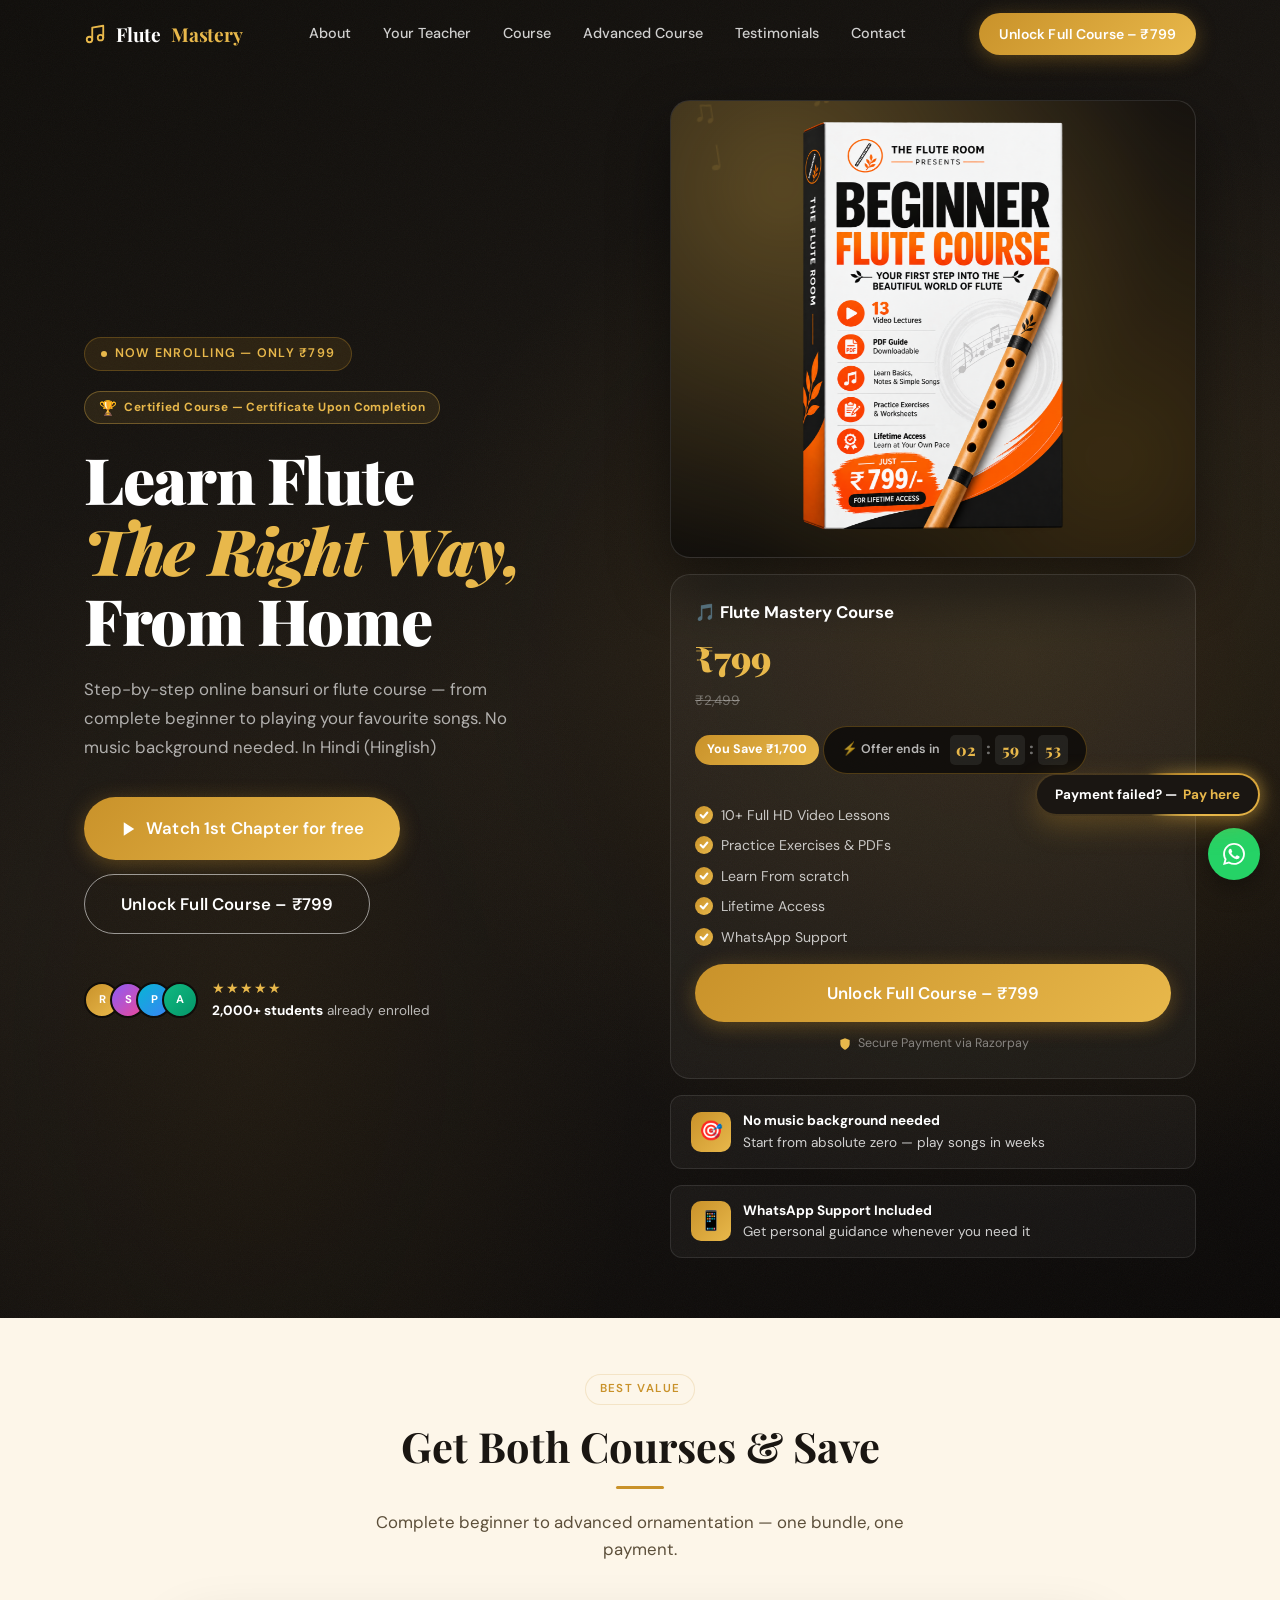
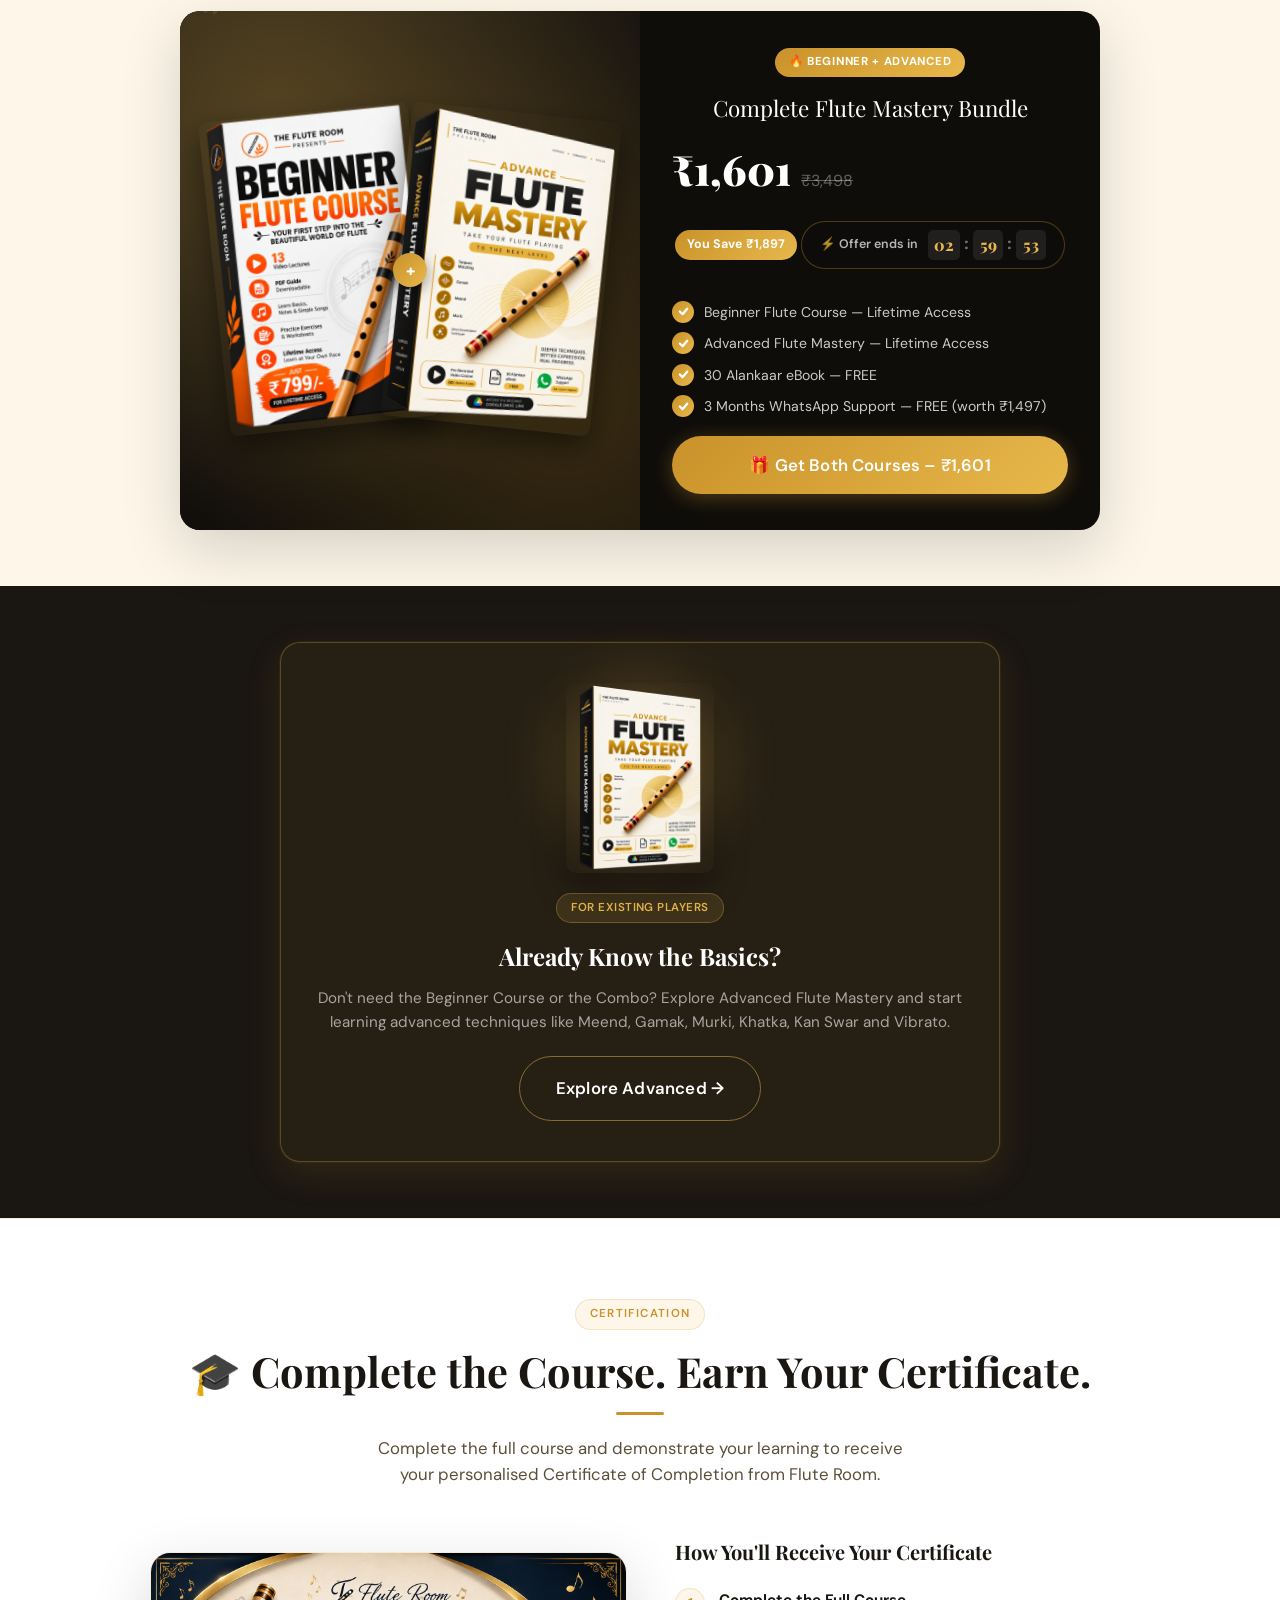
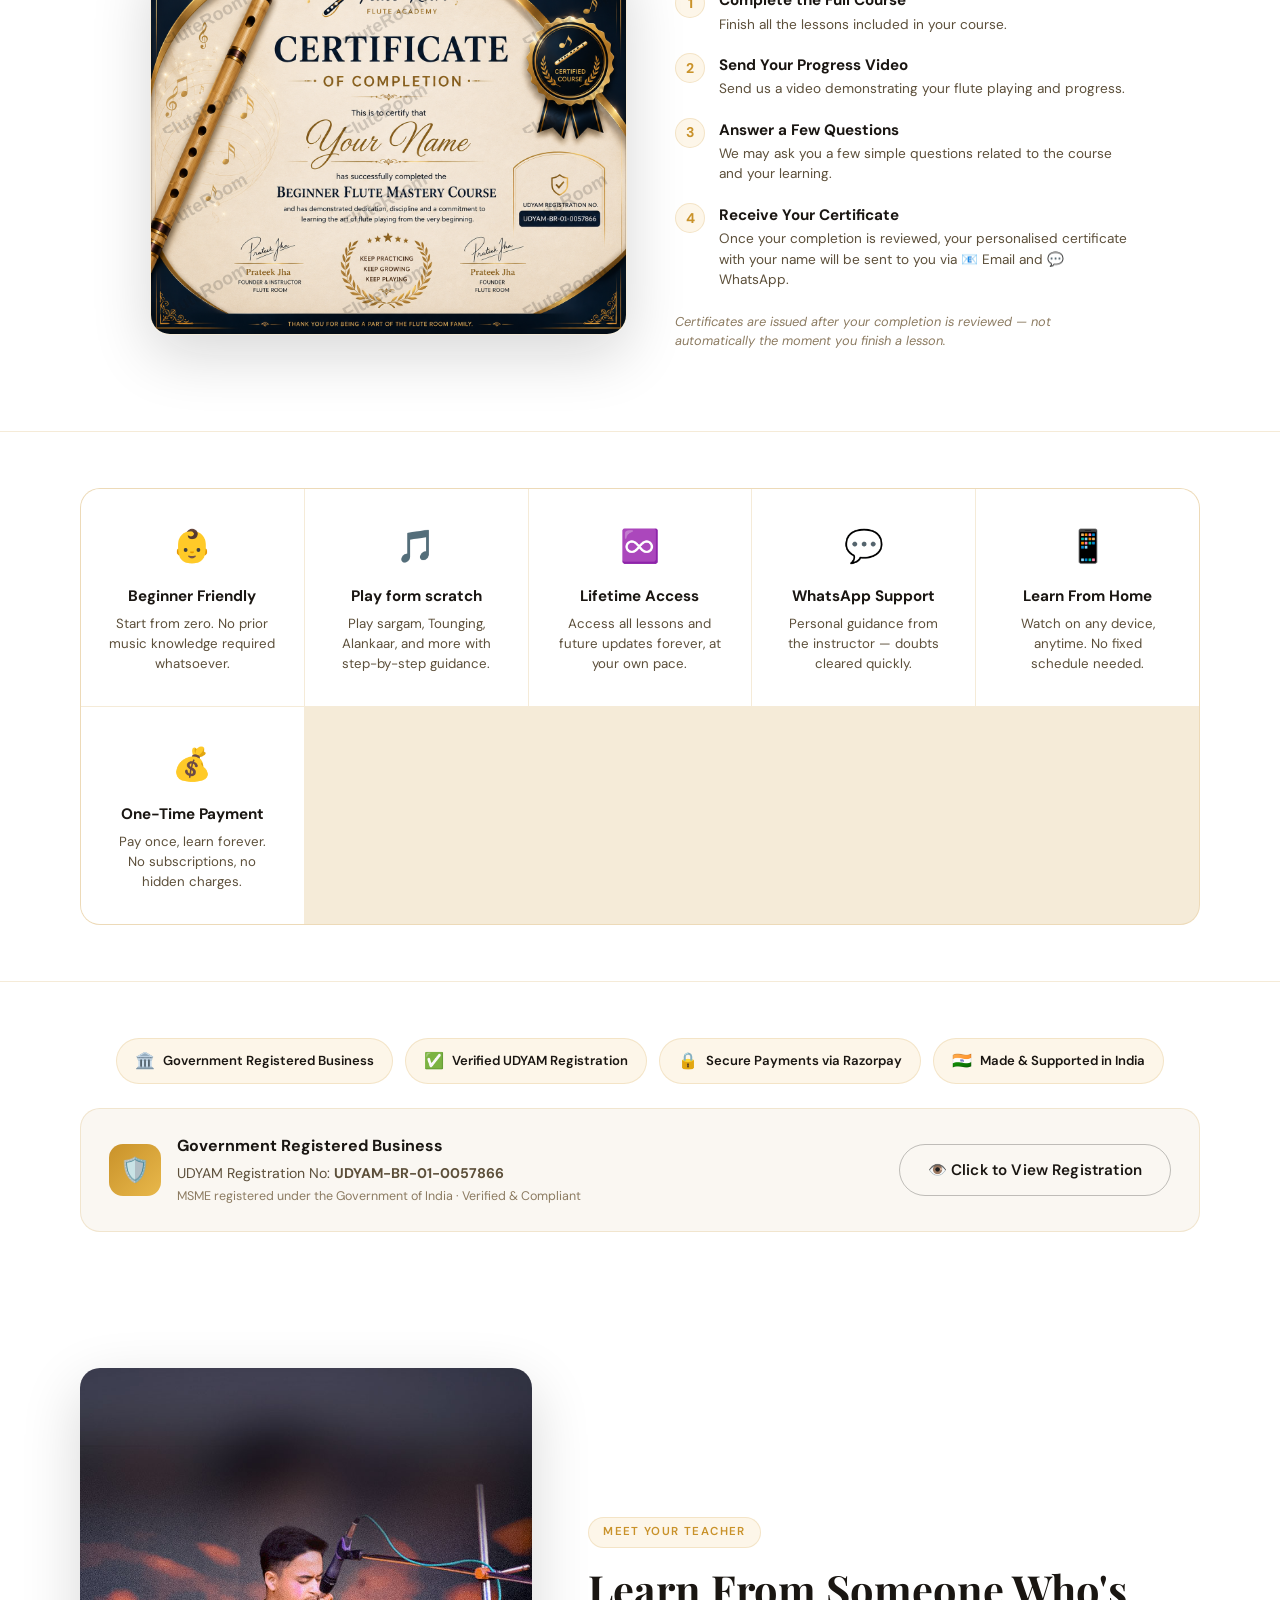
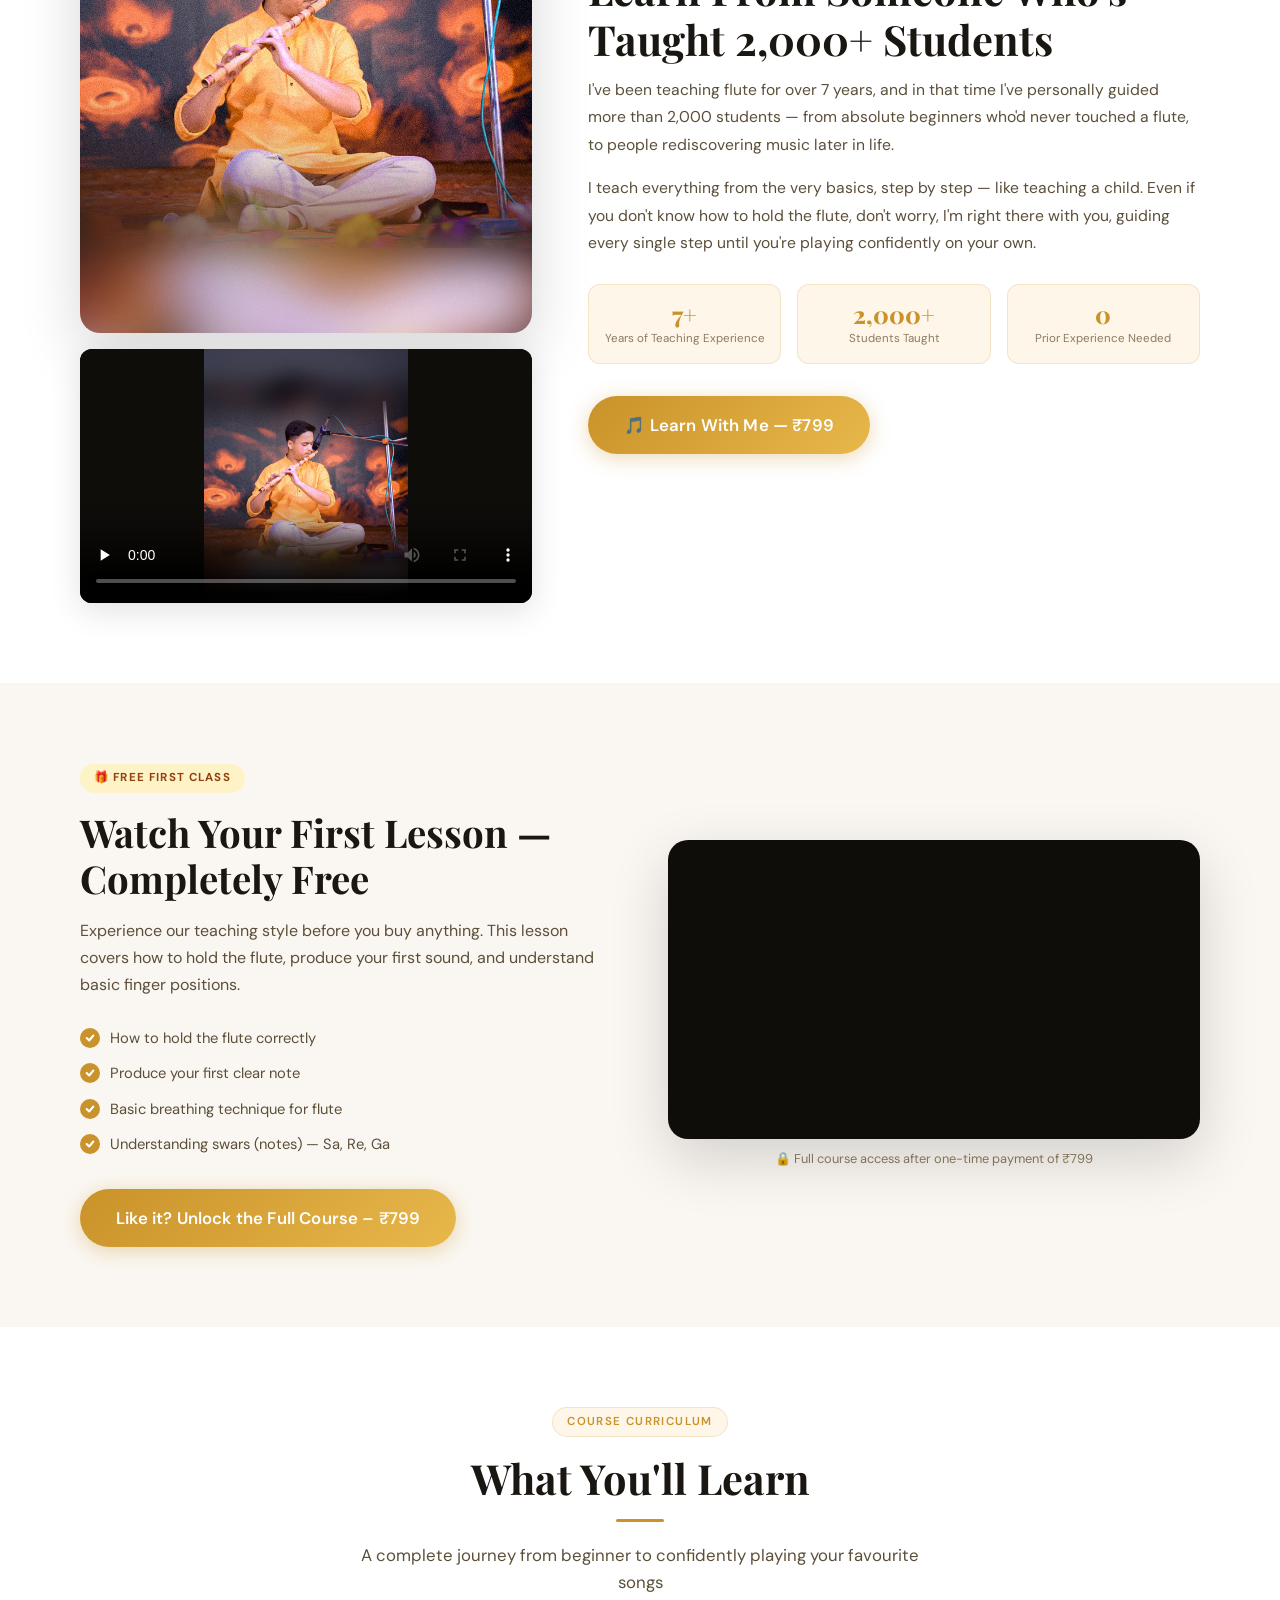
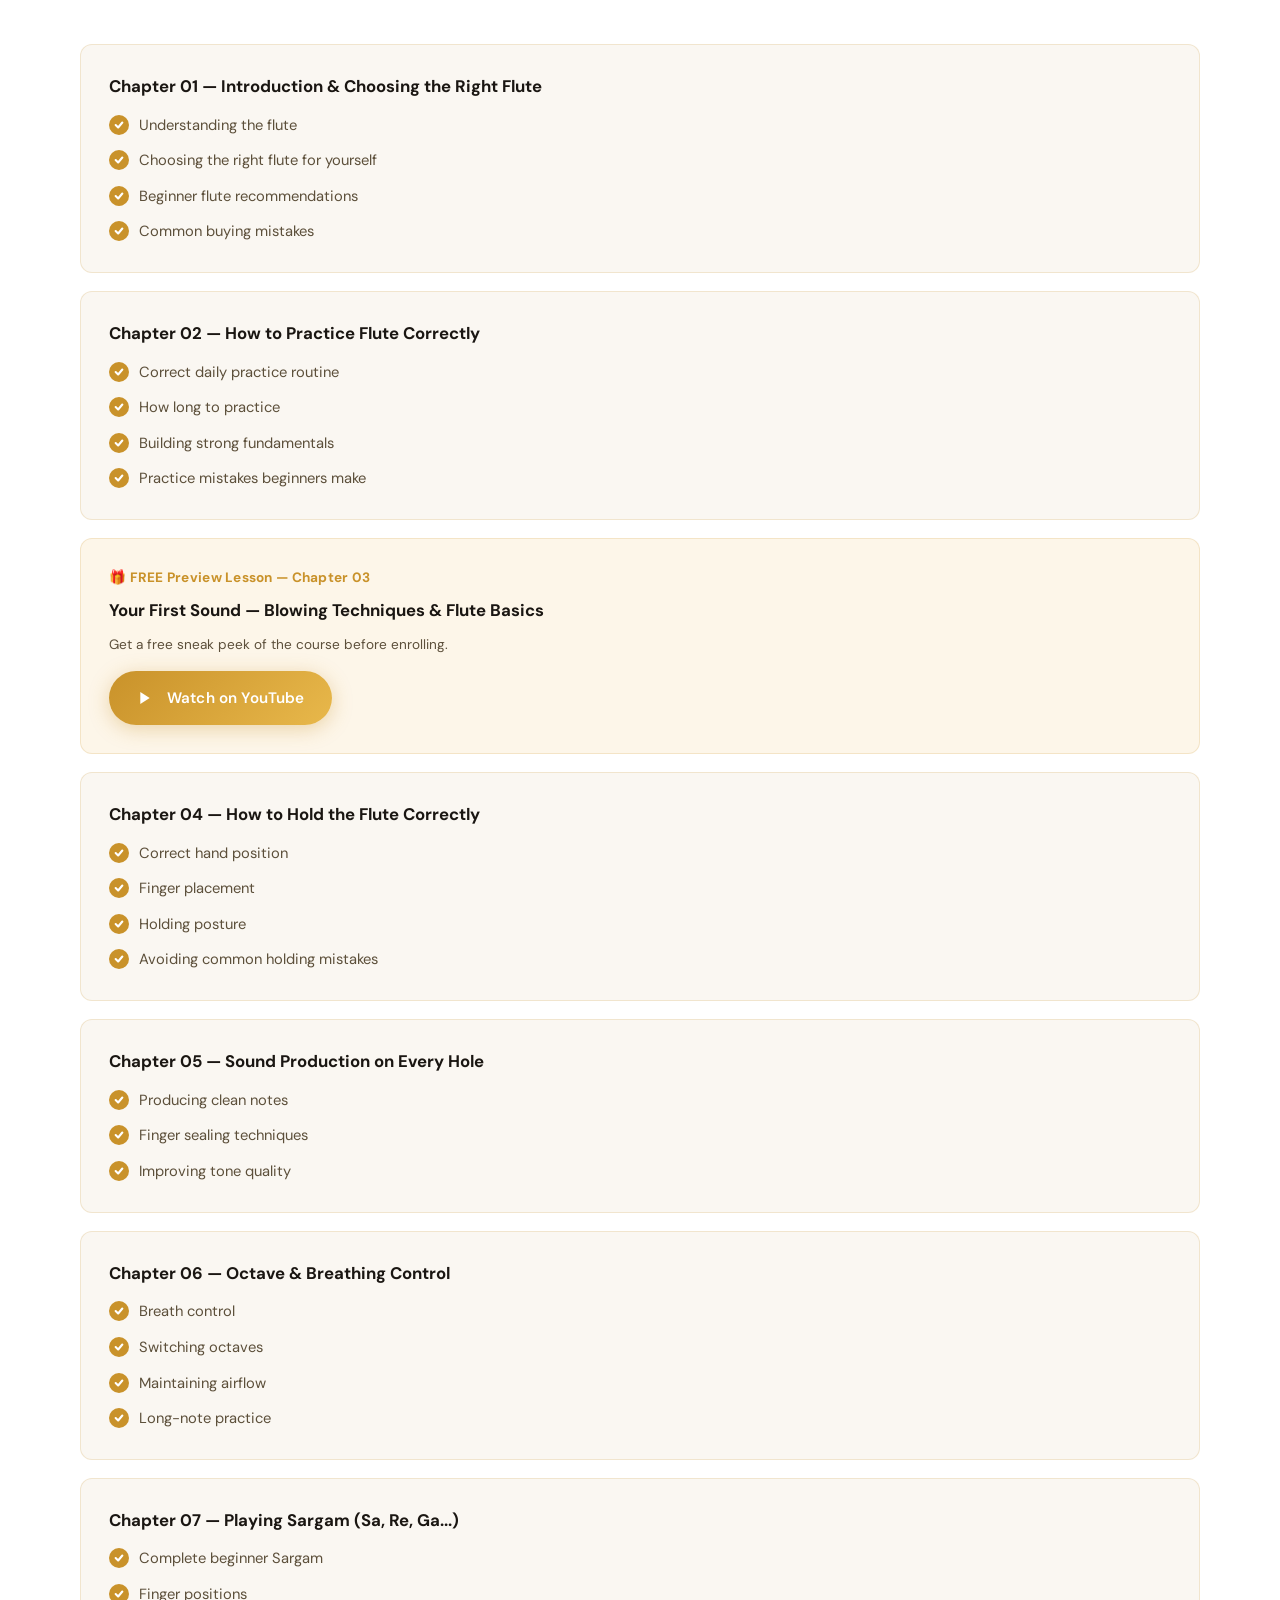
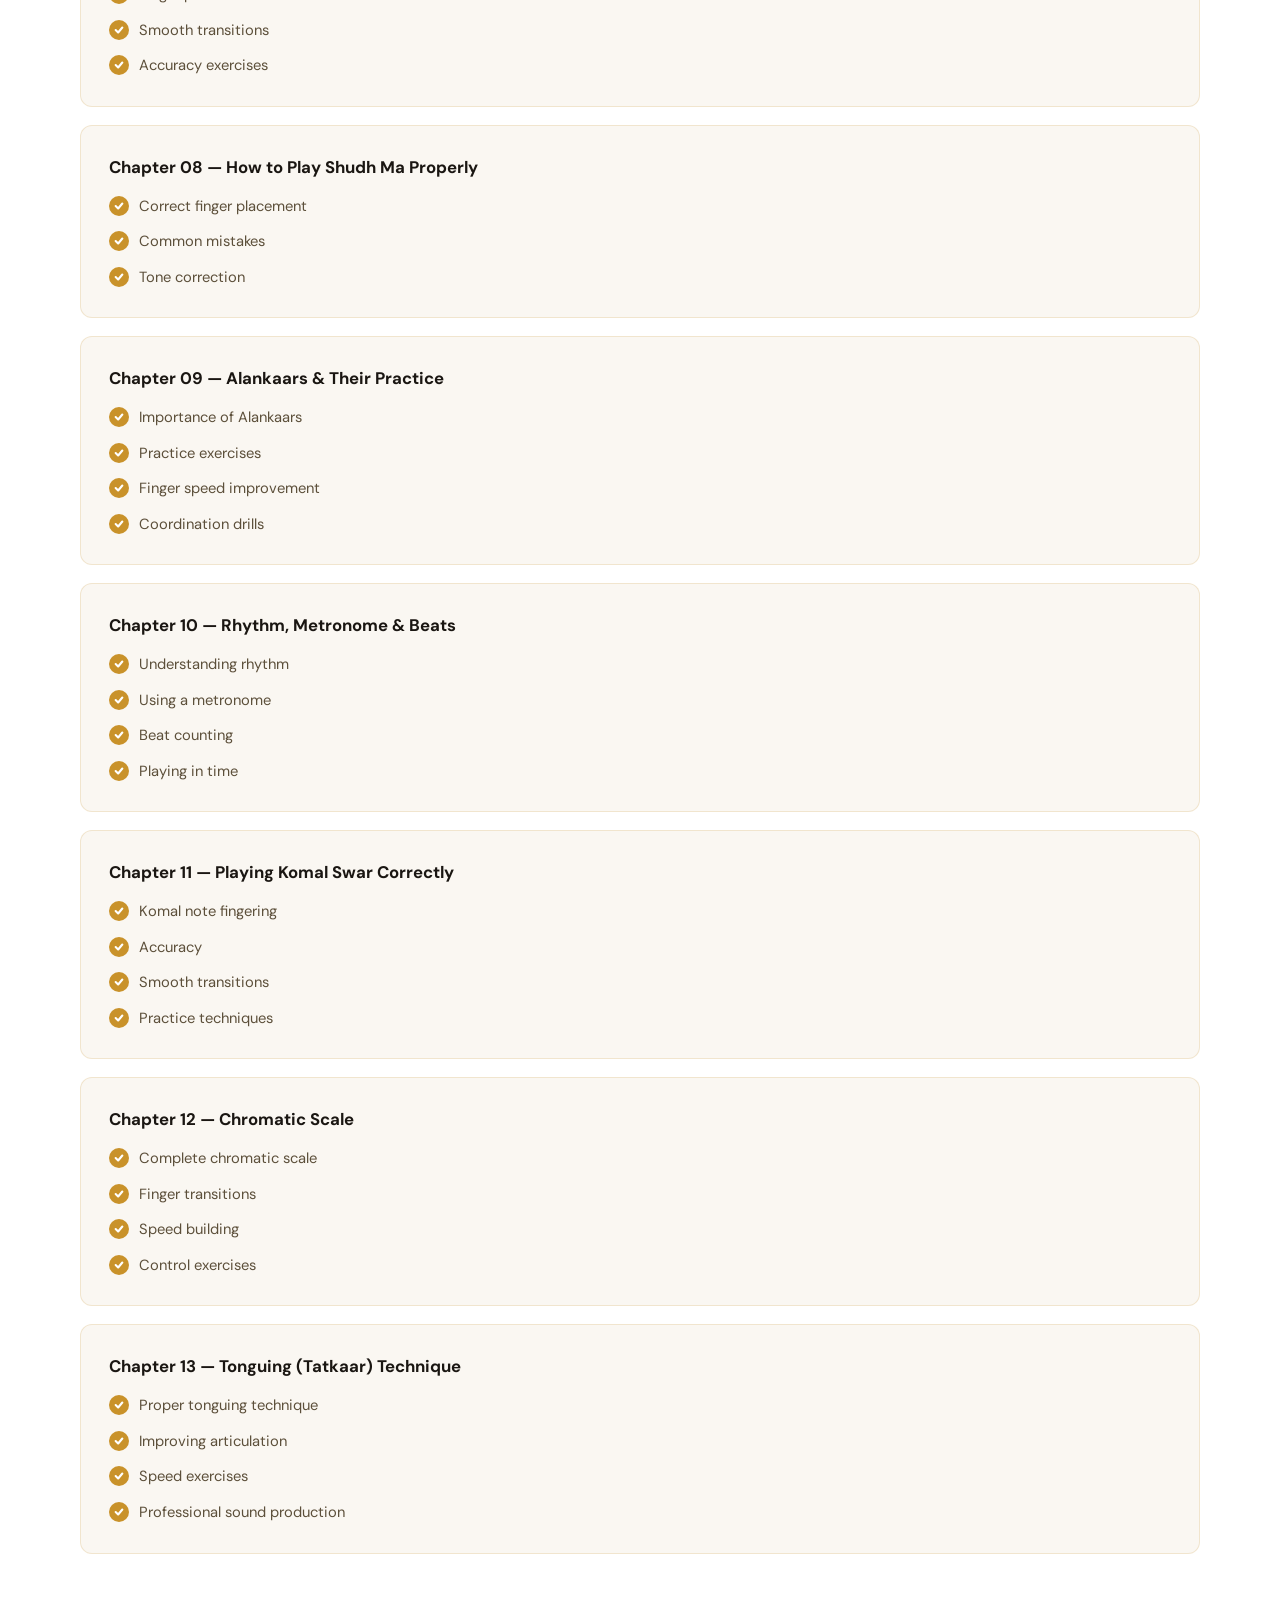
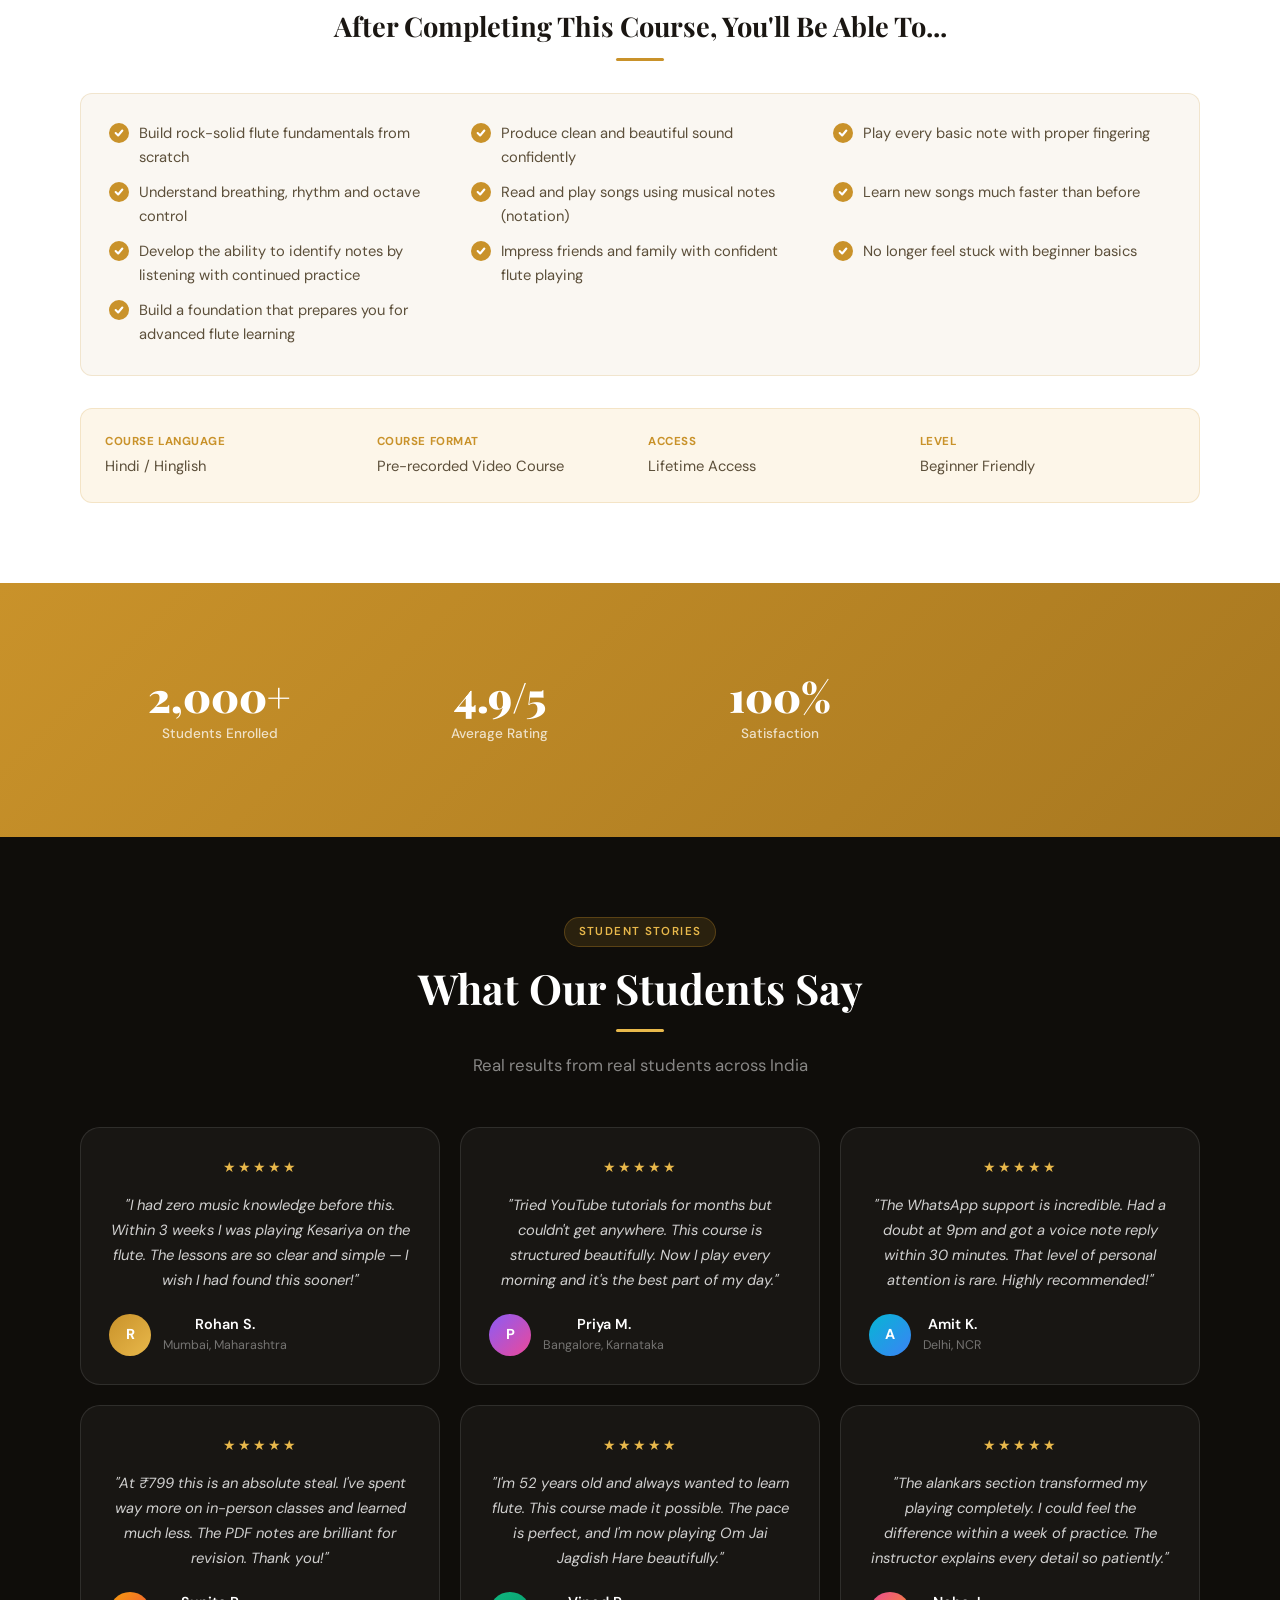
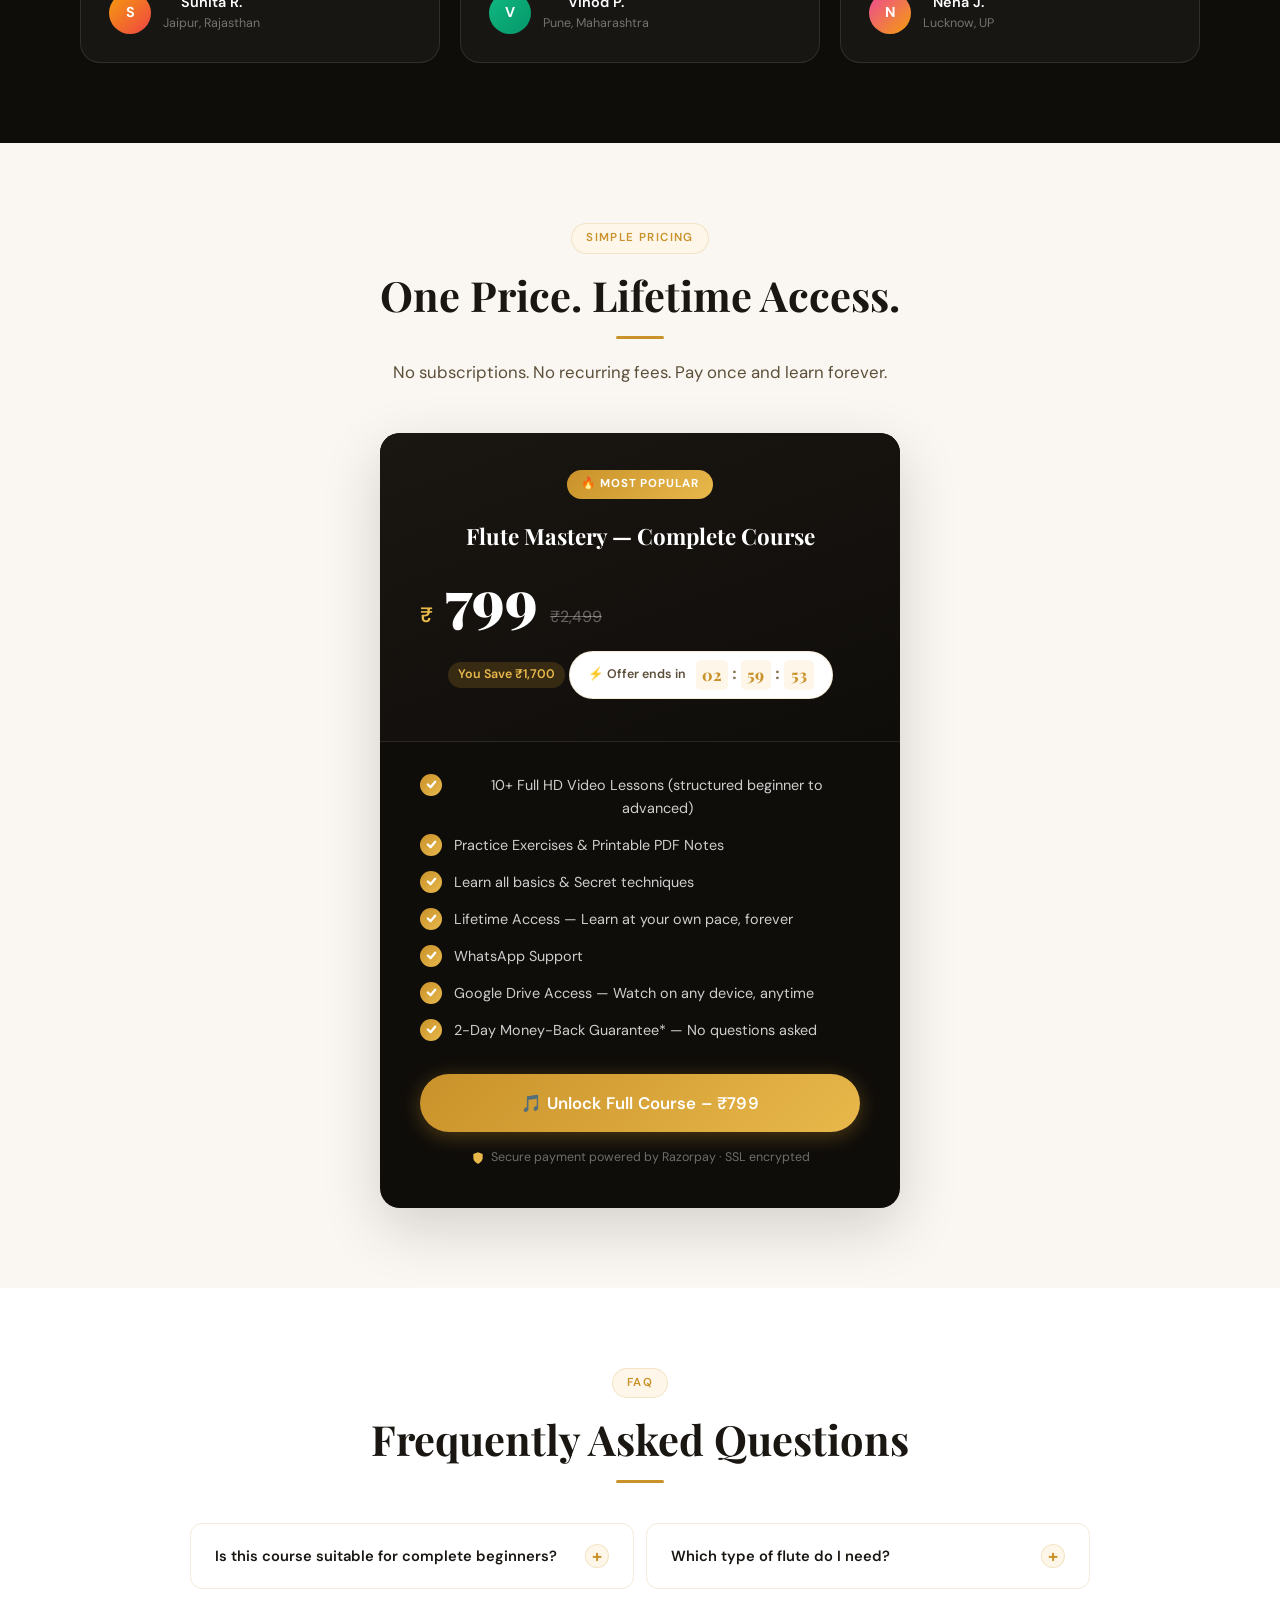
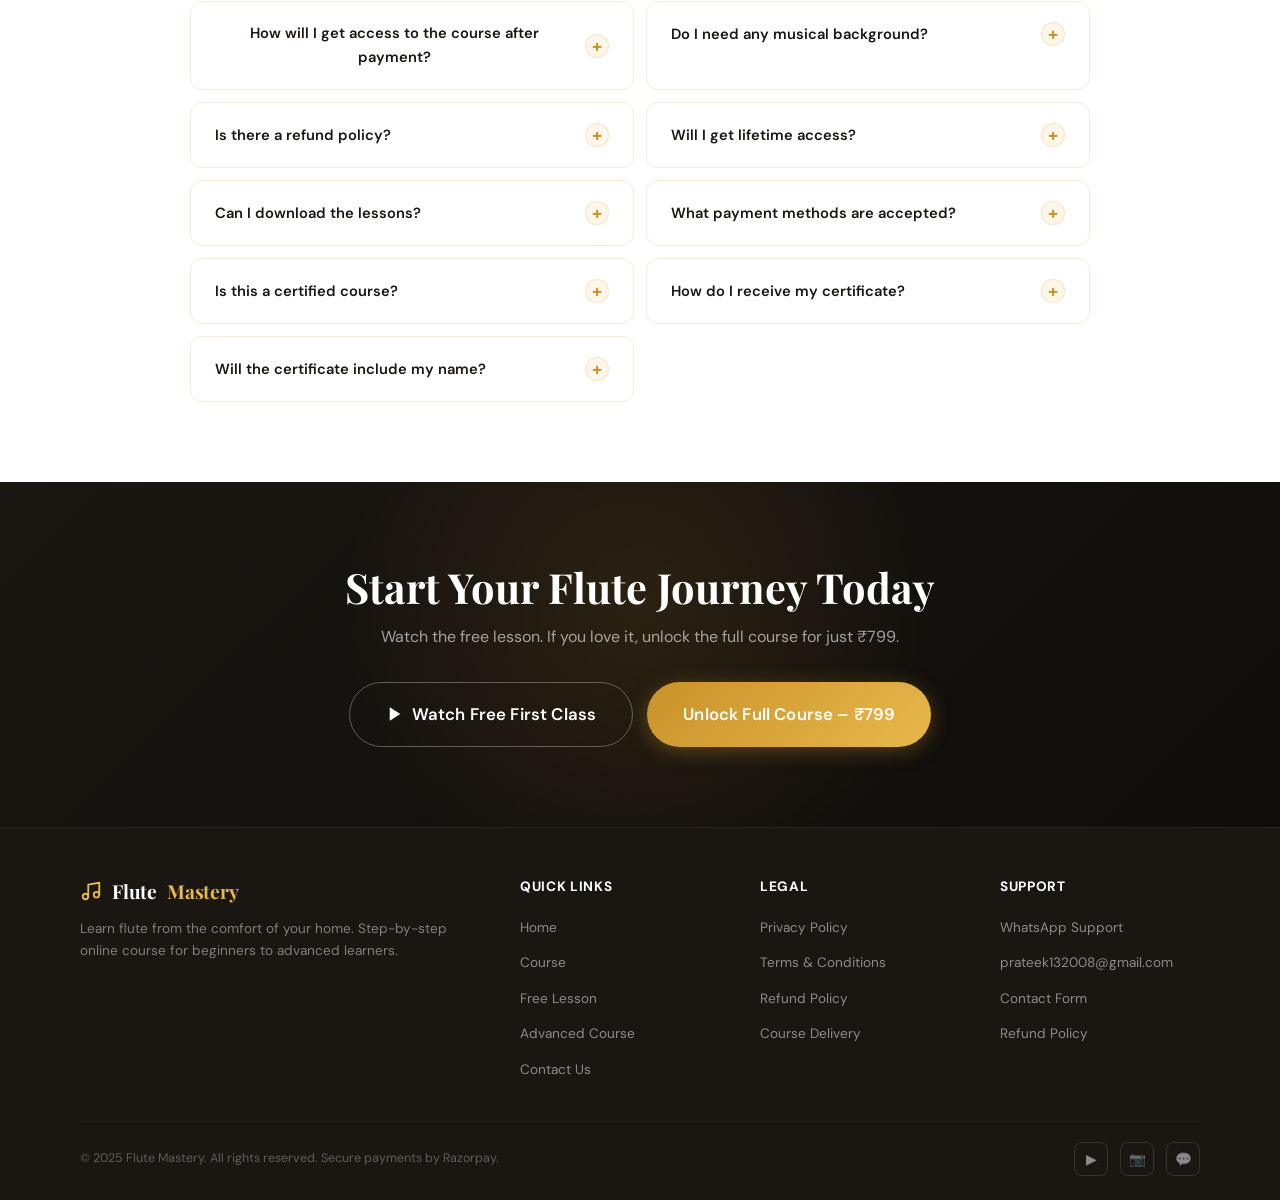
<file: index.html>
<!DOCTYPE html>
<html lang="en">
<head>
  <meta charset="UTF-8" />
  <meta name="viewport" content="width=device-width, initial-scale=1.0" />
  <title>Flute Mastery — Learn Flute From Home | Online Flute Course ₹799</title>
  <meta name="description" content="Learn flute from home with step-by-step video lessons. Beginner to advanced. 20+ HD lessons, 30+ popular songs, lifetime access. Start FREE today!" />
  <meta name="keywords" content="flute course online, learn flute at home, flute lessons India, flute mastery, bansuri course" />
  <meta name="robots" content="index, follow" />
  <link rel="canonical" href="https://fluteroom.store/" />

  <meta property="og:title" content="Flute Mastery — Learn Flute From Home" />
  <meta property="og:description" content="Step-by-step online flute course. Start FREE today!" />
  <meta property="og:url" content="https://fluteroom.store/" />
  <meta property="og:type" content="website" />
  <meta property="og:image" content="https://fluteroom.store/og-image.jpg" />

  <meta property="og:image:width" content="1200" />
  <meta property="og:image:height" content="630" />
  <meta name="twitter:card" content="summary_large_image" />
  <meta name="twitter:title" content="Flute Mastery — Learn Flute From Home" />
  <meta name="twitter:description" content="Step-by-step online flute course. Start FREE today!" />

  <link rel="icon" type="image/svg+xml" href="data:image/svg+xml,<svg xmlns='http://www.w3.org/2000/svg' viewBox='0 0 100 100'><text y='.9em' font-size='90'>🎵</text></svg>" />

  <!-- Speed: preconnect to critical third-party origins used above-the-fold -->
  <link rel="preconnect" href="https://www.youtube-nocookie.com" />
  <link rel="preconnect" href="https://i.ytimg.com" />
  <link rel="preconnect" href="https://checkout.razorpay.com" />
  <link rel="dns-prefetch" href="https://connect.facebook.net" />

  <link rel="stylesheet" href="style.css" />

  <!-- Structured Data: Course schema for rich results -->
  <script type="application/ld+json">
  {
    "@context": "https://schema.org",
    "@type": "Course",
    "name": "Flute Mastery — Complete Course",
    "description": "Step-by-step online bansuri or flute course for complete beginners to advanced learners. 10+ HD video lessons, practice PDFs, and lifetime access.",
    "provider": {
      "@type": "Organization",
      "name": "Flute Mastery",
      "sameAs": "https://fluteroom.store/"
    },
    "offers": {
      "@type": "Offer",
      "category": "Paid",
      "price": "799",
      "priceCurrency": "INR",
      "availability": "https://schema.org/InStock",
      "url": "https://fluteroom.store/"
    },
    "hasCourseInstance": {
      "@type": "CourseInstance",
      "courseMode": "Online",
      "courseWorkload": "PT10H"
    },
    "aggregateRating": {
      "@type": "AggregateRating",
      "ratingValue": "5",
      "reviewCount": "48"
    }
  }
  </script>

  <!-- META PIXEL — ID: 1001951225815875 -->
  <script>
    !function(f,b,e,v,n,t,s)
    {if(f.fbq)return;n=f.fbq=function(){n.callMethod?
    n.callMethod.apply(n,arguments):n.queue.push(arguments)};
    if(!f._fbq)f._fbq=n;n.push=n;n.loaded=!0;n.version='2.0';
    n.queue=[];t=b.createElement(e);t.async=!0;
    t.src=v;s=b.getElementsByTagName(e)[0];
    s.parentNode.insertBefore(t,s)}(window, document,'script',
    'https://connect.facebook.net/en_US/fbevents.js');
    fbq('init', '1001951225815875');
    fbq('track', 'PageView');
  </script>
  <noscript><img height="1" width="1" style="display:none"
    src="https://www.facebook.com/tr?id=1001951225815875&ev=PageView&noscript=1" /></noscript>

  <!-- Razorpay SDK -->
  <script src="https://checkout.razorpay.com/v1/checkout.js"></script>
</head>
<body>

  <!-- ── ENROLLMENT MODAL ──────────────────────────────────── -->
  <div class="modal-overlay" id="enrollModal" role="dialog" aria-modal="true" aria-labelledby="modalTitle">
    <div class="modal-box">
      <button class="modal-close" onclick="closeEnrollmentModal()" aria-label="Close">✕</button>

      <div class="modal-logo">
        <svg width="20" height="20" viewBox="0 0 24 24" fill="none" stroke="currentColor" stroke-width="2" stroke-linecap="round" stroke-linejoin="round" aria-hidden="true"><path d="M9 18V5l12-2v13"/><circle cx="6" cy="18" r="3"/><circle cx="18" cy="16" r="3"/></svg>
        Flute<span>Mastery</span>
      </div>

      <h2 class="modal-title" id="modalTitle">Almost there! 🎵</h2>
      <p class="modal-subtitle">Enter your details below to get instant course access after payment.</p>

      <form class="modal-form" id="enrollForm" onsubmit="handleEnrollSubmit(event)" novalidate>
        <div class="form-group">
          <label for="enrollName">Full Name <span style="color:#EF4444">*</span></label>
          <input type="text" id="enrollName" name="name" required autocomplete="name"
                 placeholder="e.g. Rahul Kumar" inputmode="text" />
          <span class="field-error" id="enrollNameError"></span>
        </div>

        <div class="form-group">
          <label for="enrollEmail">Email Address <span style="color:#EF4444">*</span></label>
          <input type="email" id="enrollEmail" name="email" required autocomplete="email"
                 placeholder="rahul@gmail.com" inputmode="email" />
          <span class="field-error" id="enrollEmailError"></span>
        </div>

        <div class="form-group">
          <label for="enrollWhatsapp">WhatsApp Number <span style="color:#EF4444">*</span></label>
          <input type="tel" id="enrollWhatsapp" name="phone" required autocomplete="tel"
                 placeholder="+91 98765 43210" inputmode="tel" />
          <span class="field-error" id="enrollWhatsappError"></span>
        </div>

        <div class="modal-price-row">
          <span class="modal-price-label">Course Price</span>
          <span>
            <span class="modal-price-amount">₹799</span>
            <span class="modal-price-orig">₹2,499</span>
          </span>
        </div>

        <button type="submit" class="btn btn-primary btn-full btn-lg modal-submit" id="enrollSubmitBtn">
          <span class="btn-text">🔐 Proceed to Secure Payment</span>
          <span class="btn-spinner"></span>
        </button>

        <p class="modal-status" id="modalStatus"></p>

        <div class="modal-trust">
          <svg width="13" height="13" viewBox="0 0 24 24" fill="currentColor" aria-hidden="true"><path d="M12 22s8-4 8-10V5l-8-3-8 3v7c0 6 8 10 8 10z"/></svg>
          Secure payment powered by Razorpay · SSL encrypted
        </div>
      </form>
    </div>
  </div>
  <!-- ── END MODAL ─────────────────────────────────────────── -->

  <!-- ── BUNDLE ENROLLMENT MODAL (new — separate from Beginner modal) ── -->
  <div class="modal-overlay" id="enrollModalBundle" role="dialog" aria-modal="true" aria-labelledby="modalTitleBundle">
    <div class="modal-box">
      <button class="modal-close" onclick="closeProductModal('bundle')" aria-label="Close">✕</button>
      <div class="modal-logo">
        <svg width="20" height="20" viewBox="0 0 24 24" fill="none" stroke="currentColor" stroke-width="2" stroke-linecap="round" stroke-linejoin="round" aria-hidden="true"><path d="M9 18V5l12-2v13"/><circle cx="6" cy="18" r="3"/><circle cx="18" cy="16" r="3"/></svg>
        Flute<span>Mastery</span>
      </div>
      <h2 class="modal-title" id="modalTitleBundle">Almost there! 🎁</h2>
      <p class="modal-subtitle">Enter your details below to get instant access to both courses after payment.</p>
      <form class="modal-form" id="enrollFormBundle" onsubmit="handleProductSubmit(event,'bundle')" novalidate>
        <div class="form-group">
          <label for="enrollNameBundle">Full Name <span style="color:#EF4444">*</span></label>
          <input type="text" id="enrollNameBundle" name="name" required autocomplete="name" placeholder="e.g. Rahul Kumar" inputmode="text" />
          <span class="field-error" id="enrollNameBundleError"></span>
        </div>
        <div class="form-group">
          <label for="enrollEmailBundle">Email Address <span style="color:#EF4444">*</span></label>
          <input type="email" id="enrollEmailBundle" name="email" required autocomplete="email" placeholder="rahul@gmail.com" inputmode="email" />
          <span class="field-error" id="enrollEmailBundleError"></span>
        </div>
        <div class="form-group">
          <label for="enrollWhatsappBundle">WhatsApp Number <span style="color:#EF4444">*</span></label>
          <input type="tel" id="enrollWhatsappBundle" name="phone" required autocomplete="tel" placeholder="+91 98765 43210" inputmode="tel" />
          <span class="field-error" id="enrollWhatsappBundleError"></span>
        </div>
        <div class="modal-price-row">
          <span class="modal-price-label">Bundle Price</span>
          <span>
            <span class="modal-price-amount">₹1,601</span>
            <span class="modal-price-orig">₹3,498</span>
          </span>
        </div>
        <button type="submit" class="btn btn-primary btn-full btn-lg modal-submit" id="enrollSubmitBtnBundle">
          <span class="btn-text">🔐 Proceed to Secure Payment</span>
          <span class="btn-spinner"></span>
        </button>
        <p class="modal-status" id="modalStatusBundle"></p>
        <div class="modal-trust">
          <svg width="13" height="13" viewBox="0 0 24 24" fill="currentColor" aria-hidden="true"><path d="M12 22s8-4 8-10V5l-8-3-8 3v7c0 6 8 10 8 10z"/></svg>
          Secure payment powered by Razorpay · SSL encrypted
        </div>
      </form>
    </div>
  </div>
  <!-- ── END BUNDLE MODAL ──────────────────────────────────────── -->

  <!-- ── NAV ──────────────────────────────────────────────── -->
  <nav class="nav" id="mainNav" aria-label="Main navigation">
    <div class="nav-inner">
      <a href="index.html" class="nav-logo">
        <svg width="22" height="22" viewBox="0 0 24 24" fill="none" stroke="currentColor" stroke-width="2" stroke-linecap="round" stroke-linejoin="round"><path d="M9 18V5l12-2v13"/><circle cx="6" cy="18" r="3"/><circle cx="18" cy="16" r="3"/></svg>
        Flute<span>Mastery</span>
      </a>
      <div class="nav-links">
        <a href="#about">About</a>
        <a href="#teacher">Your Teacher</a>
        <a href="#course">Course</a>
        <a href="advanced.html">Advanced Course</a>
        <a href="#testimonials">Testimonials</a>
        <a href="contact.html">Contact</a>
      </div>
      <a href="#pricing" class="btn btn-primary btn-sm nav-cta" onclick="openEnrollmentModal();return false;">Unlock Full Course – ₹799</a>
      <button class="hamburger" id="hamburger" aria-label="Toggle menu" aria-expanded="false">
        <span></span><span></span><span></span>
      </button>
    </div>
    <div class="mobile-menu" id="mobileMenu" role="dialog" aria-label="Mobile menu">
      <a href="#about">About</a>
      <a href="#teacher">Your Teacher</a>
      <a href="#course">Course</a>
      <a href="#free-lesson">Free Lesson</a>
      <a href="advanced.html">Advanced Course</a>
      <a href="#testimonials">Testimonials</a>
      <a href="contact.html">Contact</a>
      <a href="#pricing" class="btn btn-primary" onclick="openEnrollmentModal();return false;">Unlock Full Course – ₹799</a>
    </div>
  </nav>

  <!-- ── HERO ─────────────────────────────────────────────── -->
  <section class="hero" id="hero">
    <div class="hero-bg" aria-hidden="true"></div>
    <div class="hero-grain" aria-hidden="true"></div>
    <div class="hero-container">
      <div class="hero-content">
        <div class="hero-eyebrow">
          <span class="dot" aria-hidden="true"></span>
          Now Enrolling — Only ₹799
        </div>
        <div class="hero-cert-badge"><span class="cert-emoji" aria-hidden="true">🏆</span> Certified Course — Certificate Upon Completion</div>
        <h1 class="hero-title">
          Learn Flute<br>
          <em>The Right Way,</em><br>
          From Home
        </h1>
        <p class="hero-subtitle">
          Step-by-step online bansuri or flute course — from complete beginner to playing your favourite songs. No music background needed. In Hindi (Hinglish)
        </p>
        <div class="hero-actions">
          <a href="#free-lesson" class="btn btn-primary btn-lg btn-pulse" onclick="fbqTrack('ViewContent')">
            <svg width="18" height="18" viewBox="0 0 24 24" fill="currentColor" aria-hidden="true"><polygon points="5 3 19 12 5 21 5 3"/></svg>
            Watch 1st Chapter for free
          </a>
          <button class="btn btn-outline btn-lg" onclick="openEnrollmentModal()">
            Unlock Full Course – ₹799
          </button>
        </div>
        <div class="hero-social-proof">
          <div class="avatars" aria-label="Student avatars">
            <div class="avatar-placeholder" aria-hidden="true">R</div>
            <div class="avatar-placeholder" style="background:linear-gradient(135deg,#8B5CF6,#EC4899)" aria-hidden="true">S</div>
            <div class="avatar-placeholder" style="background:linear-gradient(135deg,#06B6D4,#3B82F6)" aria-hidden="true">P</div>
            <div class="avatar-placeholder" style="background:linear-gradient(135deg,#10B981,#059669)" aria-hidden="true">A</div>
          </div>
          <div>
            <div class="stars" aria-label="5 star rating">★★★★★</div>
            <p class="social-text"><strong>2,000+ students</strong> already enrolled</p>
          </div>
        </div>
      </div>

      <div class="hero-visual">
        <div class="hero-cover-wrapper">
          <!-- Cover image (replaces the old autoplay intro video) -->
          <img src="Beginner_flute_course_cover.png" alt="Flute Mastery — Beginner Flute Course" loading="eager" width="700" height="900" />
        </div>
        <div class="hero-card" aria-hidden="true">
          <div class="hero-card-title">🎵 Flute Mastery Course</div>
          <div class="hero-card-price">₹799</div>
          <div class="hero-card-orig">₹2,499</div>
          <span class="save-badge">You Save ₹1,700</span>
          <div class="offer-timer" id="beginnerOfferTimer">
            <span class="offer-timer-label">⚡ Offer ends in</span>
            <span class="offer-timer-clock">
              <span class="unit" data-unit="h">03</span><span class="sep">:</span>
              <span class="unit" data-unit="m">00</span><span class="sep">:</span>
              <span class="unit" data-unit="s">00</span>
            </span>
          </div>
          <ul class="hero-card-features">
            <li><span class="check"><svg viewBox="0 0 12 12" fill="none" stroke="currentColor" stroke-width="2.5" stroke-linecap="round" stroke-linejoin="round"><polyline points="2 6 5 9 10 3"/></svg></span> 10+ Full HD Video Lessons</li>
            <li><span class="check"><svg viewBox="0 0 12 12" fill="none" stroke="currentColor" stroke-width="2.5" stroke-linecap="round" stroke-linejoin="round"><polyline points="2 6 5 9 10 3"/></svg></span> Practice Exercises &amp; PDFs</li>
            <li><span class="check"><svg viewBox="0 0 12 12" fill="none" stroke="currentColor" stroke-width="2.5" stroke-linecap="round" stroke-linejoin="round"><polyline points="2 6 5 9 10 3"/></svg></span> Learn From scratch</li>
            <li><span class="check"><svg viewBox="0 0 12 12" fill="none" stroke="currentColor" stroke-width="2.5" stroke-linecap="round" stroke-linejoin="round"><polyline points="2 6 5 9 10 3"/></svg></span> Lifetime Access</li>
            <li><span class="check"><svg viewBox="0 0 12 12" fill="none" stroke="currentColor" stroke-width="2.5" stroke-linecap="round" stroke-linejoin="round"><polyline points="2 6 5 9 10 3"/></svg></span> WhatsApp Support</li>
          </ul>
          <button class="btn btn-primary btn-full btn-lg btn-pulse" onclick="openEnrollmentModal()">
            Unlock Full Course – ₹799
          </button>
          <div class="trust-row">
            <svg viewBox="0 0 24 24" fill="currentColor" aria-hidden="true"><path d="M12 22s8-4 8-10V5l-8-3-8 3v7c0 6 8 10 8 10z"/></svg>
            Secure Payment via Razorpay
          </div>
        </div>
        <div class="hero-badge">
          <div class="badge-icon" aria-hidden="true">🎯</div>
          <div class="badge-text"><strong>No music background needed</strong> Start from absolute zero — play songs in weeks</div>
        </div>
        <div class="hero-badge">
          <div class="badge-icon" aria-hidden="true">📱</div>
          <div class="badge-text"><strong>WhatsApp Support Included</strong> Get personal guidance whenever you need it</div>
        </div>
      </div>
    </div>
  </section>

  <!-- ── BUNDLE OFFER (Beginner + Advanced) — moved up so it's
       noticeable early, but kept as a secondary/compact banner
       (section-sm) so the Beginner course above stays the primary
       offer. Same section, same id="bundle", same purchase logic —
       only its position and padding changed. ── -->
  <section class="bundle-section section-sm" id="bundle">
    <div class="container text-center">
      <span class="tag">Best Value</span>
      <h2 class="section-heading">Get Both Courses &amp; Save</h2>
      <div class="section-divider" aria-hidden="true"></div>
      <p class="section-subheading">Complete beginner to advanced ornamentation — one bundle, one payment.</p>
      <div class="bundle-card" data-reveal>
        <div class="bundle-covers">
          <div class="float-wrap"><img src="Beginner_flute_course_cover.png" alt="Beginner Flute Course cover" /></div>
          <span class="bundle-plus" aria-hidden="true">+</span>
          <div class="float-wrap"><img src="Advance_flute_course_cover.png" alt="Advanced Flute Mastery cover" /></div>
        </div>
        <div class="bundle-content">
          <span class="bundle-badge">🔥 Beginner + Advanced</span>
          <div class="bundle-title">Complete Flute Mastery Bundle</div>
          <div class="bundle-amount">
            <span class="bundle-price">₹1,601</span>
            <span class="bundle-orig">₹3,498</span>
          </div>
          <span class="save-badge">You Save ₹1,897</span>
          <div class="offer-timer" id="bundleOfferTimer" style="margin-left:0">
            <span class="offer-timer-label">⚡ Offer ends in</span>
            <span class="offer-timer-clock">
              <span class="unit" data-unit="h">03</span><span class="sep">:</span>
              <span class="unit" data-unit="m">00</span><span class="sep">:</span>
              <span class="unit" data-unit="s">00</span>
            </span>
          </div>
          <ul class="bundle-features">
            <li><span class="pf-check"><svg width="11" height="11" viewBox="0 0 12 12" fill="none" stroke="currentColor" stroke-width="2.5" stroke-linecap="round" stroke-linejoin="round" aria-hidden="true"><polyline points="2 6 5 9 10 3"/></svg></span>Beginner Flute Course — Lifetime Access</li>
            <li><span class="pf-check"><svg width="11" height="11" viewBox="0 0 12 12" fill="none" stroke="currentColor" stroke-width="2.5" stroke-linecap="round" stroke-linejoin="round" aria-hidden="true"><polyline points="2 6 5 9 10 3"/></svg></span>Advanced Flute Mastery — Lifetime Access</li>
            <li><span class="pf-check"><svg width="11" height="11" viewBox="0 0 12 12" fill="none" stroke="currentColor" stroke-width="2.5" stroke-linecap="round" stroke-linejoin="round" aria-hidden="true"><polyline points="2 6 5 9 10 3"/></svg></span>30 Alankaar eBook — FREE</li>
            <li><span class="pf-check"><svg width="11" height="11" viewBox="0 0 12 12" fill="none" stroke="currentColor" stroke-width="2.5" stroke-linecap="round" stroke-linejoin="round" aria-hidden="true"><polyline points="2 6 5 9 10 3"/></svg></span>3 Months WhatsApp Support — FREE (worth ₹1,497)</li>
          </ul>
          <button class="btn btn-primary btn-full btn-lg" onclick="openProductModal('bundle')">
            🎁 Get Both Courses – ₹1,601
          </button>
        </div>
      </div>
    </div>
  </section>

  <!-- ── ALREADY KNOW THE BASICS? (Beginner → Advanced) — moved to
       sit right after the Bundle section per request; reuses the
       same advanced.html link, just new copy + a more noticeable
       (but still secondary) highlighted card treatment. ── -->
  <section class="crosssell-section section-sm">
    <div class="container">
      <div class="crosssell-box crosssell-box--highlight" data-reveal>
        <div class="crosssell-cover">
          <span class="crosssell-note crosssell-note--1" aria-hidden="true">♪</span>
          <span class="crosssell-note crosssell-note--2" aria-hidden="true">♫</span>
          <span class="crosssell-note crosssell-note--3" aria-hidden="true">♬</span>
          <span class="crosssell-note crosssell-note--4" aria-hidden="true">♩</span>
          <img src="Advance_flute_course_cover.png" alt="Advanced Flute Mastery course cover" loading="lazy" width="700" height="900" />
        </div>
        <span class="crosssell-tag">For Existing Players</span>
        <h3>Already Know the Basics?</h3>
        <p>Don't need the Beginner Course or the Combo? Explore Advanced Flute Mastery and start learning advanced techniques like Meend, Gamak, Murki, Khatka, Kan Swar and Vibrato.</p>
        <a href="advanced.html" class="btn btn-outline btn-lg crosssell-btn">Explore Advanced →</a>
      </div>
    </div>
  </section>

  <!-- ── CERTIFICATE ───────────────────────────────────────── -->
  <section class="certificate-section section" id="certificate">
    <div class="container">
      <div class="text-center">
        <span class="tag">Certification</span>
        <h2 class="section-heading">🎓 Complete the Course. Earn Your Certificate.</h2>
        <div class="section-divider" aria-hidden="true"></div>
        <p class="section-subheading">Complete the full course and demonstrate your learning to receive your personalised Certificate of Completion from Flute Room.</p>
      </div>
      <div class="certificate-grid" data-reveal>
        <div class="certificate-visual">
          <div class="certificate-watermark-wrap">
            <img src="Begginer_Certificate.png" alt="Sample Beginner Flute Mastery Course Certificate of Completion from Flute Room" loading="lazy" width="1400" height="1000" />
            <div class="certificate-watermark" aria-hidden="true"></div>
          </div>
        </div>
        <div class="certificate-info">
          <h3>How You'll Receive Your Certificate</h3>
          <ol class="certificate-steps">
            <li>
              <span class="cert-step-num">1</span>
              <div><strong>Complete the Full Course</strong><p>Finish all the lessons included in your course.</p></div>
            </li>
            <li>
              <span class="cert-step-num">2</span>
              <div><strong>Send Your Progress Video</strong><p>Send us a video demonstrating your flute playing and progress.</p></div>
            </li>
            <li>
              <span class="cert-step-num">3</span>
              <div><strong>Answer a Few Questions</strong><p>We may ask you a few simple questions related to the course and your learning.</p></div>
            </li>
            <li>
              <span class="cert-step-num">4</span>
              <div><strong>Receive Your Certificate</strong><p>Once your completion is reviewed, your personalised certificate with your name will be sent to you via 📧 Email and 💬 WhatsApp.</p></div>
            </li>
          </ol>
          <p class="certificate-note">Certificates are issued after your completion is reviewed — not automatically the moment you finish a lesson.</p>
        </div>
      </div>
    </div>
  </section>

  <!-- ── FEATURES ──────────────────────────────────────────── -->
  <section class="features section-sm" id="about">
    <div class="container">
      <div class="features-grid">
        <div class="feature-item" data-reveal>
          <div class="feature-icon" aria-hidden="true">👶</div>
          <div class="feature-title">Beginner Friendly</div>
          <div class="feature-desc">Start from zero. No prior music knowledge required whatsoever.</div>
        </div>
        <div class="feature-item" data-reveal>
          <div class="feature-icon" aria-hidden="true">🎵</div>
          <div class="feature-title">Play form scratch</div>
          <div class="feature-desc">Play sargam, Tounging, Alankaar, and more with step-by-step guidance.</div>
        </div>
        <div class="feature-item" data-reveal>
          <div class="feature-icon" aria-hidden="true">♾️</div>
          <div class="feature-title">Lifetime Access</div>
          <div class="feature-desc">Access all lessons and future updates forever, at your own pace.</div>
        </div>
        <div class="feature-item" data-reveal>
          <div class="feature-icon" aria-hidden="true">💬</div>
          <div class="feature-title">WhatsApp Support</div>
          <div class="feature-desc">Personal guidance from the instructor — doubts cleared quickly.</div>
        </div>
        <div class="feature-item" data-reveal>
          <div class="feature-icon" aria-hidden="true">📱</div>
          <div class="feature-title">Learn From Home</div>
          <div class="feature-desc">Watch on any device, anytime. No fixed schedule needed.</div>
        </div>
        <div class="feature-item" data-reveal>
          <div class="feature-icon" aria-hidden="true">💰</div>
          <div class="feature-title">One-Time Payment</div>
          <div class="feature-desc">Pay once, learn forever. No subscriptions, no hidden charges.</div>
        </div>
      </div>
    </div>
  </section>

  <!-- ── TRUST / UDYAM ───────────────────────────────────────── -->
  <section class="trust-section section-sm" id="trust">
    <div class="container">
      <div class="trust-badges-row" data-reveal>
        <div class="trust-badge-item">
          <span class="tbi-icon" aria-hidden="true">🏛️</span>
          <span>Government Registered Business</span>
        </div>
        <div class="trust-badge-item">
          <span class="tbi-icon" aria-hidden="true">✅</span>
          <span>Verified UDYAM Registration</span>
        </div>
        <div class="trust-badge-item">
          <span class="tbi-icon" aria-hidden="true">🔒</span>
          <span>Secure Payments via Razorpay</span>
        </div>
        <div class="trust-badge-item">
          <span class="tbi-icon" aria-hidden="true">🇮🇳</span>
          <span>Made &amp; Supported in India</span>
        </div>
      </div>

      <div class="udyam-card" data-reveal>
        <div class="udyam-card-left">
          <div class="udyam-badge-icon" aria-hidden="true">🛡️</div>
          <div>
            <div class="udyam-title">Government Registered Business</div>
            <!-- REPLACE UDYAM-BR-01-0057866 with your actual UDYAM Registration Number -->
            <div class="udyam-number">UDYAM Registration No: <strong>UDYAM-BR-01-0057866</strong></div>
            <div class="udyam-sub">MSME registered under the Government of India · Verified &amp; Compliant</div>
          </div>
        </div>
        <button type="button" class="btn btn-outline-dark udyam-view-btn" onclick="openUdyamModal()">
          👁️ Click to View Registration
        </button>
      </div>
    </div>
  </section>

  <!-- Udyam Registration Viewer Modal (view-only, no download) -->
  <div class="modal-overlay" id="udyamModal" role="dialog" aria-modal="true" aria-labelledby="udyamModalTitle">
    <div class="modal-box udyam-modal-box">
      <button class="modal-close" onclick="closeUdyamModal()" aria-label="Close">✕</button>
      <h2 class="modal-title" id="udyamModalTitle">UDYAM Registration Certificate</h2>
      <p class="modal-subtitle">Verified Government of India MSME registration. For verification purposes only — viewing only, downloading is disabled.</p>
      <div class="udyam-viewer" oncontextmenu="return false">
        <!-- REPLACE assets/udyam-certificate.svg with a photo/scan of your real certificate (jpg/png) -->
        <img src="assets/udyam-certificate.svg" alt="UDYAM Registration Certificate" draggable="false" oncontextmenu="return false" />
      </div>
    </div>
  </div>

  <!-- ── MEET YOUR TEACHER ───────────────────────────────────── -->
  <section class="teacher-section section" id="teacher">
    <div class="container">
      <div class="teacher-grid">
        <div class="teacher-media" data-reveal>
          <!--
            PHOTO — recommended exact size: 800 × 1000px (4:5 portrait ratio),
            JPG or WebP, under ~250KB. Half-body or shoulders-up shot, good
            lighting, ideally holding/playing the flute.
          -->
          <img
            class="teacher-photo"
            src="assets/teacher-photo.jpg"
            alt="Flute Mastery instructor"
            width="800"
            height="1000"
            loading="lazy" />

          <div class="teacher-video-wrapper">
            <!--
              VIDEO — self-hosted intro/welcome video. Recommended: MP4
              (H.264), 1080p or 720p, under ~40–60MB (compress if larger),
              30–90 seconds long, portrait or landscape both work.
              REPLACE assets/teacher-intro.mp4 with your uploaded file.
            -->
            <video
              class="teacher-video"
              controls
              preload="none"
              poster="assets/teacher-photo.jpg"
              playsinline>
              <source src="assets/teacher-intro.mp4" type="video/mp4" />
              Your browser does not support the video tag.
            </video>
          </div>
        </div>

        <div class="teacher-content" data-reveal>
          <span class="tag">Meet Your Teacher</span>
          <h2 class="section-heading">Learn From Someone Who's Taught 2,000+ Students</h2>
          <p class="teacher-bio">
            I've been teaching flute for over 7 years, and in that time I've personally guided more than 2,000 students — from absolute beginners who'd never touched a flute, to people rediscovering music later in life.
          </p>
          <p class="teacher-bio">
            I teach everything from the very basics, step by step — like teaching a child. Even if you don't know how to hold the flute, don't worry, I'm right there with you, guiding every single step until you're playing confidently on your own.
          </p>

          <div class="teacher-stats">
            <div class="teacher-stat">
              <div class="ts-num">7+</div>
              <div class="ts-label">Years of Teaching Experience</div>
            </div>
            <div class="teacher-stat">
              <div class="ts-num">2,000+</div>
              <div class="ts-label">Students Taught</div>
            </div>
            <div class="teacher-stat">
              <div class="ts-num">0</div>
              <div class="ts-label">Prior Experience Needed</div>
            </div>
          </div>

          <button class="btn btn-primary btn-lg" onclick="openEnrollmentModal()">
            🎵 Learn With Me — ₹799
          </button>
        </div>
      </div>
    </div>
  </section>

  <!-- ── FREE LESSON ────────────────────────────────────────── -->
  <section class="free-lesson section" id="free-lesson">
    <div class="container">
      <div class="lesson-grid">
        <div data-reveal>
          <div class="lesson-eyebrow">🎁 Free First Class</div>
          <h2 class="lesson-title">Watch Your First Lesson — Completely Free</h2>
          <p class="lesson-desc">
            Experience our teaching style before you buy anything. This lesson covers how to hold the flute, produce your first sound, and understand basic finger positions.
          </p>
          <ul class="lesson-points">
            <li><span class="lp-check"><svg width="10" height="10" viewBox="0 0 12 12" fill="none" stroke="currentColor" stroke-width="2.5" stroke-linecap="round" stroke-linejoin="round" aria-hidden="true"><polyline points="2 6 5 9 10 3"/></svg></span>How to hold the flute correctly</li>
            <li><span class="lp-check"><svg width="10" height="10" viewBox="0 0 12 12" fill="none" stroke="currentColor" stroke-width="2.5" stroke-linecap="round" stroke-linejoin="round" aria-hidden="true"><polyline points="2 6 5 9 10 3"/></svg></span>Produce your first clear note</li>
            <li><span class="lp-check"><svg width="10" height="10" viewBox="0 0 12 12" fill="none" stroke="currentColor" stroke-width="2.5" stroke-linecap="round" stroke-linejoin="round" aria-hidden="true"><polyline points="2 6 5 9 10 3"/></svg></span>Basic breathing technique for flute</li>
            <li><span class="lp-check"><svg width="10" height="10" viewBox="0 0 12 12" fill="none" stroke="currentColor" stroke-width="2.5" stroke-linecap="round" stroke-linejoin="round" aria-hidden="true"><polyline points="2 6 5 9 10 3"/></svg></span>Understanding swars (notes) — Sa, Re, Ga</li>
          </ul>
          <button class="btn btn-primary btn-lg" onclick="openEnrollmentModal()">
            Like it? Unlock the Full Course – ₹799
          </button>
        </div>
        <div data-reveal>
          <!--
            FREE LECTURE VIDEO — completely independent from the Hero
            video at the top of the page. Changing this ID (or the one
            in the "Watch on YouTube" button below) never affects the
            Hero video, and vice versa.
          -->
          <div class="video-wrapper">
            <iframe
              id="freeLectureVideoFrame"
              src="https://www.youtube.com/embed/UM5jeycaJ8w?rel=0&modestbranding=1&color=white"
              title="Flute Mastery — Free First Lesson"
              allow="accelerometer; autoplay; clipboard-write; encrypted-media; gyroscope; picture-in-picture"
              allowfullscreen
              loading="lazy">
            </iframe>
          </div>
          <p class="video-caption">🔒 Full course access after one-time payment of ₹799</p>
        </div>
      </div>
    </div>
  </section>

  <!-- ── CURRICULUM ─────────────────────────────────────────── -->
  <section class="curriculum section" id="course">
    <div class="container text-center">
      <span class="tag">Course Curriculum</span>
      <h2 class="section-heading">What You'll Learn</h2>
      <div class="section-divider" aria-hidden="true"></div>
      <p class="section-subheading">A complete journey from beginner to confidently playing your favourite songs</p>

      <div style="display:flex;flex-direction:column;gap:18px;text-align:left;margin-top:8px">

        <div class="curriculum-card" data-reveal style="text-align:left">
          <div class="cc-title" style="font-size:1.05rem;margin-bottom:14px">Chapter 01 — Introduction &amp; Choosing the Right Flute</div>
          <ul class="lesson-points" style="margin-bottom:0">
            <li><span class="lp-check"><svg width="10" height="10" viewBox="0 0 12 12" fill="none" stroke="currentColor" stroke-width="2.5" stroke-linecap="round" stroke-linejoin="round" aria-hidden="true"><polyline points="2 6 5 9 10 3"/></svg></span>Understanding the flute</li>
            <li><span class="lp-check"><svg width="10" height="10" viewBox="0 0 12 12" fill="none" stroke="currentColor" stroke-width="2.5" stroke-linecap="round" stroke-linejoin="round" aria-hidden="true"><polyline points="2 6 5 9 10 3"/></svg></span>Choosing the right flute for yourself</li>
            <li><span class="lp-check"><svg width="10" height="10" viewBox="0 0 12 12" fill="none" stroke="currentColor" stroke-width="2.5" stroke-linecap="round" stroke-linejoin="round" aria-hidden="true"><polyline points="2 6 5 9 10 3"/></svg></span>Beginner flute recommendations</li>
            <li><span class="lp-check"><svg width="10" height="10" viewBox="0 0 12 12" fill="none" stroke="currentColor" stroke-width="2.5" stroke-linecap="round" stroke-linejoin="round" aria-hidden="true"><polyline points="2 6 5 9 10 3"/></svg></span>Common buying mistakes</li>
          </ul>
        </div>

        <div class="curriculum-card" data-reveal style="text-align:left">
          <div class="cc-title" style="font-size:1.05rem;margin-bottom:14px">Chapter 02 — How to Practice Flute Correctly</div>
          <ul class="lesson-points" style="margin-bottom:0">
            <li><span class="lp-check"><svg width="10" height="10" viewBox="0 0 12 12" fill="none" stroke="currentColor" stroke-width="2.5" stroke-linecap="round" stroke-linejoin="round" aria-hidden="true"><polyline points="2 6 5 9 10 3"/></svg></span>Correct daily practice routine</li>
            <li><span class="lp-check"><svg width="10" height="10" viewBox="0 0 12 12" fill="none" stroke="currentColor" stroke-width="2.5" stroke-linecap="round" stroke-linejoin="round" aria-hidden="true"><polyline points="2 6 5 9 10 3"/></svg></span>How long to practice</li>
            <li><span class="lp-check"><svg width="10" height="10" viewBox="0 0 12 12" fill="none" stroke="currentColor" stroke-width="2.5" stroke-linecap="round" stroke-linejoin="round" aria-hidden="true"><polyline points="2 6 5 9 10 3"/></svg></span>Building strong fundamentals</li>
            <li><span class="lp-check"><svg width="10" height="10" viewBox="0 0 12 12" fill="none" stroke="currentColor" stroke-width="2.5" stroke-linecap="round" stroke-linejoin="round" aria-hidden="true"><polyline points="2 6 5 9 10 3"/></svg></span>Practice mistakes beginners make</li>
          </ul>
        </div>

        <div data-reveal style="background:var(--gold-pale);border:1px solid var(--border);border-radius:var(--radius);padding:28px">
          <div style="font-weight:700;color:var(--gold);font-size:0.85rem;letter-spacing:0.02em;margin-bottom:8px">🎁 FREE Preview Lesson — Chapter 03</div>
          <div class="cc-title" style="font-size:1.05rem;margin-bottom:10px">Your First Sound — Blowing Techniques &amp; Flute Basics</div>
          <p class="cc-desc" style="margin-bottom:16px">Get a free sneak peek of the course before enrolling.</p>
          <a href="https://www.youtube.com/embed/UM5jeycaJ8w?rel=0&modestbranding=1&color=white" target="_blank" rel="noopener" class="btn btn-primary">
            <svg width="16" height="16" viewBox="0 0 24 24" fill="currentColor" aria-hidden="true" style="margin-right:6px;vertical-align:middle"><polygon points="5 3 19 12 5 21 5 3"/></svg>
            Watch on YouTube
          </a>
        </div>

        <div class="curriculum-card" data-reveal style="text-align:left">
          <div class="cc-title" style="font-size:1.05rem;margin-bottom:14px">Chapter 04 — How to Hold the Flute Correctly</div>
          <ul class="lesson-points" style="margin-bottom:0">
            <li><span class="lp-check"><svg width="10" height="10" viewBox="0 0 12 12" fill="none" stroke="currentColor" stroke-width="2.5" stroke-linecap="round" stroke-linejoin="round" aria-hidden="true"><polyline points="2 6 5 9 10 3"/></svg></span>Correct hand position</li>
            <li><span class="lp-check"><svg width="10" height="10" viewBox="0 0 12 12" fill="none" stroke="currentColor" stroke-width="2.5" stroke-linecap="round" stroke-linejoin="round" aria-hidden="true"><polyline points="2 6 5 9 10 3"/></svg></span>Finger placement</li>
            <li><span class="lp-check"><svg width="10" height="10" viewBox="0 0 12 12" fill="none" stroke="currentColor" stroke-width="2.5" stroke-linecap="round" stroke-linejoin="round" aria-hidden="true"><polyline points="2 6 5 9 10 3"/></svg></span>Holding posture</li>
            <li><span class="lp-check"><svg width="10" height="10" viewBox="0 0 12 12" fill="none" stroke="currentColor" stroke-width="2.5" stroke-linecap="round" stroke-linejoin="round" aria-hidden="true"><polyline points="2 6 5 9 10 3"/></svg></span>Avoiding common holding mistakes</li>
          </ul>
        </div>

        <div class="curriculum-card" data-reveal style="text-align:left">
          <div class="cc-title" style="font-size:1.05rem;margin-bottom:14px">Chapter 05 — Sound Production on Every Hole</div>
          <ul class="lesson-points" style="margin-bottom:0">
            <li><span class="lp-check"><svg width="10" height="10" viewBox="0 0 12 12" fill="none" stroke="currentColor" stroke-width="2.5" stroke-linecap="round" stroke-linejoin="round" aria-hidden="true"><polyline points="2 6 5 9 10 3"/></svg></span>Producing clean notes</li>
            <li><span class="lp-check"><svg width="10" height="10" viewBox="0 0 12 12" fill="none" stroke="currentColor" stroke-width="2.5" stroke-linecap="round" stroke-linejoin="round" aria-hidden="true"><polyline points="2 6 5 9 10 3"/></svg></span>Finger sealing techniques</li>
            <li><span class="lp-check"><svg width="10" height="10" viewBox="0 0 12 12" fill="none" stroke="currentColor" stroke-width="2.5" stroke-linecap="round" stroke-linejoin="round" aria-hidden="true"><polyline points="2 6 5 9 10 3"/></svg></span>Improving tone quality</li>
          </ul>
        </div>

        <div class="curriculum-card" data-reveal style="text-align:left">
          <div class="cc-title" style="font-size:1.05rem;margin-bottom:14px">Chapter 06 — Octave &amp; Breathing Control</div>
          <ul class="lesson-points" style="margin-bottom:0">
            <li><span class="lp-check"><svg width="10" height="10" viewBox="0 0 12 12" fill="none" stroke="currentColor" stroke-width="2.5" stroke-linecap="round" stroke-linejoin="round" aria-hidden="true"><polyline points="2 6 5 9 10 3"/></svg></span>Breath control</li>
            <li><span class="lp-check"><svg width="10" height="10" viewBox="0 0 12 12" fill="none" stroke="currentColor" stroke-width="2.5" stroke-linecap="round" stroke-linejoin="round" aria-hidden="true"><polyline points="2 6 5 9 10 3"/></svg></span>Switching octaves</li>
            <li><span class="lp-check"><svg width="10" height="10" viewBox="0 0 12 12" fill="none" stroke="currentColor" stroke-width="2.5" stroke-linecap="round" stroke-linejoin="round" aria-hidden="true"><polyline points="2 6 5 9 10 3"/></svg></span>Maintaining airflow</li>
            <li><span class="lp-check"><svg width="10" height="10" viewBox="0 0 12 12" fill="none" stroke="currentColor" stroke-width="2.5" stroke-linecap="round" stroke-linejoin="round" aria-hidden="true"><polyline points="2 6 5 9 10 3"/></svg></span>Long-note practice</li>
          </ul>
        </div>

        <div class="curriculum-card" data-reveal style="text-align:left">
          <div class="cc-title" style="font-size:1.05rem;margin-bottom:14px">Chapter 07 — Playing Sargam (Sa, Re, Ga...)</div>
          <ul class="lesson-points" style="margin-bottom:0">
            <li><span class="lp-check"><svg width="10" height="10" viewBox="0 0 12 12" fill="none" stroke="currentColor" stroke-width="2.5" stroke-linecap="round" stroke-linejoin="round" aria-hidden="true"><polyline points="2 6 5 9 10 3"/></svg></span>Complete beginner Sargam</li>
            <li><span class="lp-check"><svg width="10" height="10" viewBox="0 0 12 12" fill="none" stroke="currentColor" stroke-width="2.5" stroke-linecap="round" stroke-linejoin="round" aria-hidden="true"><polyline points="2 6 5 9 10 3"/></svg></span>Finger positions</li>
            <li><span class="lp-check"><svg width="10" height="10" viewBox="0 0 12 12" fill="none" stroke="currentColor" stroke-width="2.5" stroke-linecap="round" stroke-linejoin="round" aria-hidden="true"><polyline points="2 6 5 9 10 3"/></svg></span>Smooth transitions</li>
            <li><span class="lp-check"><svg width="10" height="10" viewBox="0 0 12 12" fill="none" stroke="currentColor" stroke-width="2.5" stroke-linecap="round" stroke-linejoin="round" aria-hidden="true"><polyline points="2 6 5 9 10 3"/></svg></span>Accuracy exercises</li>
          </ul>
        </div>

        <div class="curriculum-card" data-reveal style="text-align:left">
          <div class="cc-title" style="font-size:1.05rem;margin-bottom:14px">Chapter 08 — How to Play Shudh Ma Properly</div>
          <ul class="lesson-points" style="margin-bottom:0">
            <li><span class="lp-check"><svg width="10" height="10" viewBox="0 0 12 12" fill="none" stroke="currentColor" stroke-width="2.5" stroke-linecap="round" stroke-linejoin="round" aria-hidden="true"><polyline points="2 6 5 9 10 3"/></svg></span>Correct finger placement</li>
            <li><span class="lp-check"><svg width="10" height="10" viewBox="0 0 12 12" fill="none" stroke="currentColor" stroke-width="2.5" stroke-linecap="round" stroke-linejoin="round" aria-hidden="true"><polyline points="2 6 5 9 10 3"/></svg></span>Common mistakes</li>
            <li><span class="lp-check"><svg width="10" height="10" viewBox="0 0 12 12" fill="none" stroke="currentColor" stroke-width="2.5" stroke-linecap="round" stroke-linejoin="round" aria-hidden="true"><polyline points="2 6 5 9 10 3"/></svg></span>Tone correction</li>
          </ul>
        </div>

        <div class="curriculum-card" data-reveal style="text-align:left">
          <div class="cc-title" style="font-size:1.05rem;margin-bottom:14px">Chapter 09 — Alankaars &amp; Their Practice</div>
          <ul class="lesson-points" style="margin-bottom:0">
            <li><span class="lp-check"><svg width="10" height="10" viewBox="0 0 12 12" fill="none" stroke="currentColor" stroke-width="2.5" stroke-linecap="round" stroke-linejoin="round" aria-hidden="true"><polyline points="2 6 5 9 10 3"/></svg></span>Importance of Alankaars</li>
            <li><span class="lp-check"><svg width="10" height="10" viewBox="0 0 12 12" fill="none" stroke="currentColor" stroke-width="2.5" stroke-linecap="round" stroke-linejoin="round" aria-hidden="true"><polyline points="2 6 5 9 10 3"/></svg></span>Practice exercises</li>
            <li><span class="lp-check"><svg width="10" height="10" viewBox="0 0 12 12" fill="none" stroke="currentColor" stroke-width="2.5" stroke-linecap="round" stroke-linejoin="round" aria-hidden="true"><polyline points="2 6 5 9 10 3"/></svg></span>Finger speed improvement</li>
            <li><span class="lp-check"><svg width="10" height="10" viewBox="0 0 12 12" fill="none" stroke="currentColor" stroke-width="2.5" stroke-linecap="round" stroke-linejoin="round" aria-hidden="true"><polyline points="2 6 5 9 10 3"/></svg></span>Coordination drills</li>
          </ul>
        </div>

        <div class="curriculum-card" data-reveal style="text-align:left">
          <div class="cc-title" style="font-size:1.05rem;margin-bottom:14px">Chapter 10 — Rhythm, Metronome &amp; Beats</div>
          <ul class="lesson-points" style="margin-bottom:0">
            <li><span class="lp-check"><svg width="10" height="10" viewBox="0 0 12 12" fill="none" stroke="currentColor" stroke-width="2.5" stroke-linecap="round" stroke-linejoin="round" aria-hidden="true"><polyline points="2 6 5 9 10 3"/></svg></span>Understanding rhythm</li>
            <li><span class="lp-check"><svg width="10" height="10" viewBox="0 0 12 12" fill="none" stroke="currentColor" stroke-width="2.5" stroke-linecap="round" stroke-linejoin="round" aria-hidden="true"><polyline points="2 6 5 9 10 3"/></svg></span>Using a metronome</li>
            <li><span class="lp-check"><svg width="10" height="10" viewBox="0 0 12 12" fill="none" stroke="currentColor" stroke-width="2.5" stroke-linecap="round" stroke-linejoin="round" aria-hidden="true"><polyline points="2 6 5 9 10 3"/></svg></span>Beat counting</li>
            <li><span class="lp-check"><svg width="10" height="10" viewBox="0 0 12 12" fill="none" stroke="currentColor" stroke-width="2.5" stroke-linecap="round" stroke-linejoin="round" aria-hidden="true"><polyline points="2 6 5 9 10 3"/></svg></span>Playing in time</li>
          </ul>
        </div>

        <div class="curriculum-card" data-reveal style="text-align:left">
          <div class="cc-title" style="font-size:1.05rem;margin-bottom:14px">Chapter 11 — Playing Komal Swar Correctly</div>
          <ul class="lesson-points" style="margin-bottom:0">
            <li><span class="lp-check"><svg width="10" height="10" viewBox="0 0 12 12" fill="none" stroke="currentColor" stroke-width="2.5" stroke-linecap="round" stroke-linejoin="round" aria-hidden="true"><polyline points="2 6 5 9 10 3"/></svg></span>Komal note fingering</li>
            <li><span class="lp-check"><svg width="10" height="10" viewBox="0 0 12 12" fill="none" stroke="currentColor" stroke-width="2.5" stroke-linecap="round" stroke-linejoin="round" aria-hidden="true"><polyline points="2 6 5 9 10 3"/></svg></span>Accuracy</li>
            <li><span class="lp-check"><svg width="10" height="10" viewBox="0 0 12 12" fill="none" stroke="currentColor" stroke-width="2.5" stroke-linecap="round" stroke-linejoin="round" aria-hidden="true"><polyline points="2 6 5 9 10 3"/></svg></span>Smooth transitions</li>
            <li><span class="lp-check"><svg width="10" height="10" viewBox="0 0 12 12" fill="none" stroke="currentColor" stroke-width="2.5" stroke-linecap="round" stroke-linejoin="round" aria-hidden="true"><polyline points="2 6 5 9 10 3"/></svg></span>Practice techniques</li>
          </ul>
        </div>

        <div class="curriculum-card" data-reveal style="text-align:left">
          <div class="cc-title" style="font-size:1.05rem;margin-bottom:14px">Chapter 12 — Chromatic Scale</div>
          <ul class="lesson-points" style="margin-bottom:0">
            <li><span class="lp-check"><svg width="10" height="10" viewBox="0 0 12 12" fill="none" stroke="currentColor" stroke-width="2.5" stroke-linecap="round" stroke-linejoin="round" aria-hidden="true"><polyline points="2 6 5 9 10 3"/></svg></span>Complete chromatic scale</li>
            <li><span class="lp-check"><svg width="10" height="10" viewBox="0 0 12 12" fill="none" stroke="currentColor" stroke-width="2.5" stroke-linecap="round" stroke-linejoin="round" aria-hidden="true"><polyline points="2 6 5 9 10 3"/></svg></span>Finger transitions</li>
            <li><span class="lp-check"><svg width="10" height="10" viewBox="0 0 12 12" fill="none" stroke="currentColor" stroke-width="2.5" stroke-linecap="round" stroke-linejoin="round" aria-hidden="true"><polyline points="2 6 5 9 10 3"/></svg></span>Speed building</li>
            <li><span class="lp-check"><svg width="10" height="10" viewBox="0 0 12 12" fill="none" stroke="currentColor" stroke-width="2.5" stroke-linecap="round" stroke-linejoin="round" aria-hidden="true"><polyline points="2 6 5 9 10 3"/></svg></span>Control exercises</li>
          </ul>
        </div>

        <div class="curriculum-card" data-reveal style="text-align:left">
          <div class="cc-title" style="font-size:1.05rem;margin-bottom:14px">Chapter 13 — Tonguing (Tatkaar) Technique</div>
          <ul class="lesson-points" style="margin-bottom:0">
            <li><span class="lp-check"><svg width="10" height="10" viewBox="0 0 12 12" fill="none" stroke="currentColor" stroke-width="2.5" stroke-linecap="round" stroke-linejoin="round" aria-hidden="true"><polyline points="2 6 5 9 10 3"/></svg></span>Proper tonguing technique</li>
            <li><span class="lp-check"><svg width="10" height="10" viewBox="0 0 12 12" fill="none" stroke="currentColor" stroke-width="2.5" stroke-linecap="round" stroke-linejoin="round" aria-hidden="true"><polyline points="2 6 5 9 10 3"/></svg></span>Improving articulation</li>
            <li><span class="lp-check"><svg width="10" height="10" viewBox="0 0 12 12" fill="none" stroke="currentColor" stroke-width="2.5" stroke-linecap="round" stroke-linejoin="round" aria-hidden="true"><polyline points="2 6 5 9 10 3"/></svg></span>Speed exercises</li>
            <li><span class="lp-check"><svg width="10" height="10" viewBox="0 0 12 12" fill="none" stroke="currentColor" stroke-width="2.5" stroke-linecap="round" stroke-linejoin="round" aria-hidden="true"><polyline points="2 6 5 9 10 3"/></svg></span>Professional sound production</li>
          </ul>
        </div>

      </div>

      <!-- ── AFTER COMPLETING THIS COURSE ─────────────────────── -->
      <div style="margin-top:56px;text-align:left">
        <h3 class="section-heading" style="font-size:1.7rem;text-align:center">After Completing This Course, You'll Be Able To...</h3>
        <div class="section-divider" aria-hidden="true" style="margin:16px auto 32px"></div>
        <div class="curriculum-card" data-reveal style="text-align:left">
          <ul class="lesson-points" style="margin-bottom:0;display:grid;grid-template-columns:repeat(auto-fit, minmax(260px, 1fr));gap:12px 24px">
            <li><span class="lp-check"><svg width="10" height="10" viewBox="0 0 12 12" fill="none" stroke="currentColor" stroke-width="2.5" stroke-linecap="round" stroke-linejoin="round" aria-hidden="true"><polyline points="2 6 5 9 10 3"/></svg></span>Build rock-solid flute fundamentals from scratch</li>
            <li><span class="lp-check"><svg width="10" height="10" viewBox="0 0 12 12" fill="none" stroke="currentColor" stroke-width="2.5" stroke-linecap="round" stroke-linejoin="round" aria-hidden="true"><polyline points="2 6 5 9 10 3"/></svg></span>Produce clean and beautiful sound confidently</li>
            <li><span class="lp-check"><svg width="10" height="10" viewBox="0 0 12 12" fill="none" stroke="currentColor" stroke-width="2.5" stroke-linecap="round" stroke-linejoin="round" aria-hidden="true"><polyline points="2 6 5 9 10 3"/></svg></span>Play every basic note with proper fingering</li>
            <li><span class="lp-check"><svg width="10" height="10" viewBox="0 0 12 12" fill="none" stroke="currentColor" stroke-width="2.5" stroke-linecap="round" stroke-linejoin="round" aria-hidden="true"><polyline points="2 6 5 9 10 3"/></svg></span>Understand breathing, rhythm and octave control</li>
            <li><span class="lp-check"><svg width="10" height="10" viewBox="0 0 12 12" fill="none" stroke="currentColor" stroke-width="2.5" stroke-linecap="round" stroke-linejoin="round" aria-hidden="true"><polyline points="2 6 5 9 10 3"/></svg></span>Read and play songs using musical notes (notation)</li>
            <li><span class="lp-check"><svg width="10" height="10" viewBox="0 0 12 12" fill="none" stroke="currentColor" stroke-width="2.5" stroke-linecap="round" stroke-linejoin="round" aria-hidden="true"><polyline points="2 6 5 9 10 3"/></svg></span>Learn new songs much faster than before</li>
            <li><span class="lp-check"><svg width="10" height="10" viewBox="0 0 12 12" fill="none" stroke="currentColor" stroke-width="2.5" stroke-linecap="round" stroke-linejoin="round" aria-hidden="true"><polyline points="2 6 5 9 10 3"/></svg></span>Develop the ability to identify notes by listening with continued practice</li>
            <li><span class="lp-check"><svg width="10" height="10" viewBox="0 0 12 12" fill="none" stroke="currentColor" stroke-width="2.5" stroke-linecap="round" stroke-linejoin="round" aria-hidden="true"><polyline points="2 6 5 9 10 3"/></svg></span>Impress friends and family with confident flute playing</li>
            <li><span class="lp-check"><svg width="10" height="10" viewBox="0 0 12 12" fill="none" stroke="currentColor" stroke-width="2.5" stroke-linecap="round" stroke-linejoin="round" aria-hidden="true"><polyline points="2 6 5 9 10 3"/></svg></span>No longer feel stuck with beginner basics</li>
            <li><span class="lp-check"><svg width="10" height="10" viewBox="0 0 12 12" fill="none" stroke="currentColor" stroke-width="2.5" stroke-linecap="round" stroke-linejoin="round" aria-hidden="true"><polyline points="2 6 5 9 10 3"/></svg></span>Build a foundation that prepares you for advanced flute learning</li>
          </ul>
        </div>
      </div>

      <!-- ── COURSE INFO BOX ───────────────────────────────────── -->
      <div data-reveal style="margin-top:32px;background:var(--gold-pale);border:1px solid var(--border);border-radius:var(--radius);padding:24px;text-align:left">
        <div style="display:grid;grid-template-columns:repeat(auto-fit, minmax(180px, 1fr));gap:16px">
          <div><div style="font-size:0.72rem;text-transform:uppercase;letter-spacing:0.05em;color:var(--gold);font-weight:700;margin-bottom:4px">Course Language</div><div style="color:var(--text-2);font-size:0.92rem">Hindi / Hinglish</div></div>
          <div><div style="font-size:0.72rem;text-transform:uppercase;letter-spacing:0.05em;color:var(--gold);font-weight:700;margin-bottom:4px">Course Format</div><div style="color:var(--text-2);font-size:0.92rem">Pre-recorded Video Course</div></div>
          <div><div style="font-size:0.72rem;text-transform:uppercase;letter-spacing:0.05em;color:var(--gold);font-weight:700;margin-bottom:4px">Access</div><div style="color:var(--text-2);font-size:0.92rem">Lifetime Access</div></div>
          <div><div style="font-size:0.72rem;text-transform:uppercase;letter-spacing:0.05em;color:var(--gold);font-weight:700;margin-bottom:4px">Level</div><div style="color:var(--text-2);font-size:0.92rem">Beginner Friendly</div></div>
        </div>
      </div>

    </div>
  </section>

  <!-- ── STATS ──────────────────────────────────────────────── -->
  <section class="stats section-sm">
    <div class="container">
      <div class="stats-grid">
        <div class="stat-item" data-reveal><div class="stat-num">2,000+</div><div class="stat-label">Students Enrolled</div></div>
        <div class="stat-item" data-reveal><div class="stat-num">4.9/5</div><div class="stat-label">Average Rating</div></div>
        <div class="stat-item" data-reveal><div class="stat-num">100%</div><div class="stat-label">Satisfaction</div></div>
      </div>
    </div>
  </section>

  <!-- ── TESTIMONIALS ───────────────────────────────────────── -->
  <section class="testimonials section" id="testimonials">
    <div class="container text-center">
      <span class="tag">Student Stories</span>
      <h2 class="section-heading">What Our Students Say</h2>
      <div class="section-divider" aria-hidden="true"></div>
      <p class="section-subheading" style="color:rgba(255,255,255,0.5)">Real results from real students across India</p>
      <div class="testimonials-grid">
        <div class="testimonial-card" data-reveal>
          <div class="tc-stars" aria-label="5 stars">★★★★★</div>
          <p class="tc-quote">"I had zero music knowledge before this. Within 3 weeks I was playing Kesariya on the flute. The lessons are so clear and simple — I wish I had found this sooner!"</p>
          <div class="tc-author"><div class="tc-avatar" aria-hidden="true">R</div><div><div class="tc-name">Rohan S.</div><div class="tc-location">Mumbai, Maharashtra</div></div></div>
        </div>
        <div class="testimonial-card" data-reveal>
          <div class="tc-stars" aria-label="5 stars">★★★★★</div>
          <p class="tc-quote">"Tried YouTube tutorials for months but couldn't get anywhere. This course is structured beautifully. Now I play every morning and it's the best part of my day."</p>
          <div class="tc-author"><div class="tc-avatar" style="background:linear-gradient(135deg,#8B5CF6,#EC4899)" aria-hidden="true">P</div><div><div class="tc-name">Priya M.</div><div class="tc-location">Bangalore, Karnataka</div></div></div>
        </div>
        <div class="testimonial-card" data-reveal>
          <div class="tc-stars" aria-label="5 stars">★★★★★</div>
          <p class="tc-quote">"The WhatsApp support is incredible. Had a doubt at 9pm and got a voice note reply within 30 minutes. That level of personal attention is rare. Highly recommended!"</p>
          <div class="tc-author"><div class="tc-avatar" style="background:linear-gradient(135deg,#06B6D4,#3B82F6)" aria-hidden="true">A</div><div><div class="tc-name">Amit K.</div><div class="tc-location">Delhi, NCR</div></div></div>
        </div>
        <div class="testimonial-card" data-reveal>
          <div class="tc-stars" aria-label="5 stars">★★★★★</div>
          <p class="tc-quote">"At ₹799 this is an absolute steal. I've spent way more on in-person classes and learned much less. The PDF notes are brilliant for revision. Thank you!"</p>
          <div class="tc-author"><div class="tc-avatar" style="background:linear-gradient(135deg,#F59E0B,#EF4444)" aria-hidden="true">S</div><div><div class="tc-name">Sunita R.</div><div class="tc-location">Jaipur, Rajasthan</div></div></div>
        </div>
        <div class="testimonial-card" data-reveal>
          <div class="tc-stars" aria-label="5 stars">★★★★★</div>
          <p class="tc-quote">"I'm 52 years old and always wanted to learn flute. This course made it possible. The pace is perfect, and I'm now playing Om Jai Jagdish Hare beautifully."</p>
          <div class="tc-author"><div class="tc-avatar" style="background:linear-gradient(135deg,#10B981,#059669)" aria-hidden="true">V</div><div><div class="tc-name">Vinod P.</div><div class="tc-location">Pune, Maharashtra</div></div></div>
        </div>
        <div class="testimonial-card" data-reveal>
          <div class="tc-stars" aria-label="5 stars">★★★★★</div>
          <p class="tc-quote">"The alankars section transformed my playing completely. I could feel the difference within a week of practice. The instructor explains every detail so patiently."</p>
          <div class="tc-author"><div class="tc-avatar" style="background:linear-gradient(135deg,#EC4899,#F59E0B)" aria-hidden="true">N</div><div><div class="tc-name">Neha J.</div><div class="tc-location">Lucknow, UP</div></div></div>
        </div>
      </div>
    </div>
  </section>

  <!-- ── PRICING ────────────────────────────────────────────── -->
  <section class="pricing section" id="pricing">
    <div class="container text-center">
      <span class="tag">Simple Pricing</span>
      <h2 class="section-heading">One Price. Lifetime Access.</h2>
      <div class="section-divider" aria-hidden="true"></div>
      <p class="section-subheading">No subscriptions. No recurring fees. Pay once and learn forever.</p>
      <div class="pricing-card" data-reveal>
        <div class="pricing-header">
          <div class="pricing-badge">🔥 Most Popular</div>
          <div class="pricing-name">Flute Mastery — Complete Course</div>
          <div class="pricing-amount">
            <span class="pricing-currency">₹</span>
            <span class="pricing-price">799</span>
            <span class="pricing-orig">₹2,499</span>
          </div>
          <span class="pricing-save">You Save ₹1,700</span>
          <div class="offer-timer offer-timer-light" id="beginnerOfferTimerPricing">
            <span class="offer-timer-label">⚡ Offer ends in</span>
            <span class="offer-timer-clock">
              <span class="unit" data-unit="h">03</span><span class="sep">:</span>
              <span class="unit" data-unit="m">00</span><span class="sep">:</span>
              <span class="unit" data-unit="s">00</span>
            </span>
          </div>
        </div>
        <div class="pricing-body">
          <ul class="pricing-features">
            <li><span class="pf-check"><svg width="11" height="11" viewBox="0 0 12 12" fill="none" stroke="currentColor" stroke-width="2.5" stroke-linecap="round" stroke-linejoin="round" aria-hidden="true"><polyline points="2 6 5 9 10 3"/></svg></span>10+ Full HD Video Lessons (structured beginner to advanced)</li>
            <li><span class="pf-check"><svg width="11" height="11" viewBox="0 0 12 12" fill="none" stroke="currentColor" stroke-width="2.5" stroke-linecap="round" stroke-linejoin="round" aria-hidden="true"><polyline points="2 6 5 9 10 3"/></svg></span>Practice Exercises &amp; Printable PDF Notes</li>
            <li><span class="pf-check"><svg width="11" height="11" viewBox="0 0 12 12" fill="none" stroke="currentColor" stroke-width="2.5" stroke-linecap="round" stroke-linejoin="round" aria-hidden="true"><polyline points="2 6 5 9 10 3"/></svg></span>Learn all basics &amp; Secret techniques</li>
            <li><span class="pf-check"><svg width="11" height="11" viewBox="0 0 12 12" fill="none" stroke="currentColor" stroke-width="2.5" stroke-linecap="round" stroke-linejoin="round" aria-hidden="true"><polyline points="2 6 5 9 10 3"/></svg></span>Lifetime Access — Learn at your own pace, forever</li>
            <li><span class="pf-check"><svg width="11" height="11" viewBox="0 0 12 12" fill="none" stroke="currentColor" stroke-width="2.5" stroke-linecap="round" stroke-linejoin="round" aria-hidden="true"><polyline points="2 6 5 9 10 3"/></svg></span>WhatsApp Support</li>
            <li><span class="pf-check"><svg width="11" height="11" viewBox="0 0 12 12" fill="none" stroke="currentColor" stroke-width="2.5" stroke-linecap="round" stroke-linejoin="round" aria-hidden="true"><polyline points="2 6 5 9 10 3"/></svg></span>Google Drive Access — Watch on any device, anytime</li>
            <li><span class="pf-check"><svg width="11" height="11" viewBox="0 0 12 12" fill="none" stroke="currentColor" stroke-width="2.5" stroke-linecap="round" stroke-linejoin="round" aria-hidden="true"><polyline points="2 6 5 9 10 3"/></svg></span>2-Day Money-Back Guarantee* — No questions asked</li>
          </ul>
          <button class="btn btn-primary btn-lg btn-full btn-pulse" onclick="openEnrollmentModal()">
            🎵 Unlock Full Course – ₹799
          </button>
          <div class="trust-row" style="margin-top:16px">
            <svg viewBox="0 0 24 24" fill="currentColor" width="14" height="14" aria-hidden="true"><path d="M12 22s8-4 8-10V5l-8-3-8 3v7c0 6 8 10 8 10z"/></svg>
            <span style="color:rgba(255,255,255,0.4);font-size:0.78rem">Secure payment powered by Razorpay · SSL encrypted</span>
          </div>
        </div>
      </div>
    </div>
  </section>

  <!-- ── FAQ ───────────────────────────────────────────────── -->
  <section class="faq section" id="faq">
    <div class="container text-center">
      <span class="tag">FAQ</span>
      <h2 class="section-heading">Frequently Asked Questions</h2>
      <div class="section-divider" aria-hidden="true"></div>
      <div class="faq-grid" style="margin-top:40px">
        <div class="faq-item">
          <div class="faq-question" onclick="toggleFaq(this)" role="button" tabindex="0" aria-expanded="false">
            Is this course suitable for complete beginners?
            <span class="faq-icon" aria-hidden="true">+</span>
          </div>
          <div class="faq-answer" role="region">Yes! This course is designed specifically for beginners. We start from absolute zero — how to hold the flute, how to breathe, and produce your first note. No prior music knowledge is needed.</div>
        </div>
        <div class="faq-item">
          <div class="faq-question" onclick="toggleFaq(this)" role="button" tabindex="0" aria-expanded="false">
            Which type of flute do I need?
            <span class="faq-icon" aria-hidden="true">+</span>
          </div>
          <div class="faq-answer" role="region">We recommend a C-scale (middle) or D-scale (middle) bamboo bansuri for beginners, available online for ₹150–500. The first lesson also covers which flute to buy and where to get it.</div>
        </div>
        <div class="faq-item">
          <div class="faq-question" onclick="toggleFaq(this)" role="button" tabindex="0" aria-expanded="false">
            How will I get access to the course after payment?
            <span class="faq-icon" aria-hidden="true">+</span>
          </div>
          <div class="faq-answer" role="region">Immediately after payment, you will be redirected to a thank you page with your course access link. A confirmation email with the Google Drive link and PDF will also be sent to your email automatically.</div>
        </div>
        <div class="faq-item">
          <div class="faq-question" onclick="toggleFaq(this)" role="button" tabindex="0" aria-expanded="false">
            Do I need any musical background?
            <span class="faq-icon" aria-hidden="true">+</span>
          </div>
          <div class="faq-answer" role="region">Absolutely not. This course is built for people with zero musical background. We explain everything from scratch in simple Hindi and English.</div>
        </div>
        <div class="faq-item">
          <div class="faq-question" onclick="toggleFaq(this)" role="button" tabindex="0" aria-expanded="false">
            Is there a refund policy?
            <span class="faq-icon" aria-hidden="true">+</span>
          </div>
          <div class="faq-answer" role="region">We're committed to ensuring you receive access to your course smoothly. If you encounter a delivery or access issue, contact us within 2 days of purchase and we'll work to resolve it or provide a refund if eligible under our Refund Policy.
 See our <a href="refund-policy.html">Refund Policy</a> for details.</div>
        </div>
        <div class="faq-item">
          <div class="faq-question" onclick="toggleFaq(this)" role="button" tabindex="0" aria-expanded="false">
            Will I get lifetime access?
            <span class="faq-icon" aria-hidden="true">+</span>
          </div>
          <div class="faq-answer" role="region">Yes. You pay once and get lifetime access to all lessons, PDFs, and any future updates we add to the course. There are no subscriptions or recurring fees.</div>
        </div>
        <div class="faq-item">
          <div class="faq-question" onclick="toggleFaq(this)" role="button" tabindex="0" aria-expanded="false">
            Can I download the lessons?
            <span class="faq-icon" aria-hidden="true">+</span>
          </div>
          <div class="faq-answer" role="region">The lessons are delivered via a private Google Drive link. You can stream them on any device. For offline access, contact us on WhatsApp at +91 87092 68496.</div>
        </div>
        <div class="faq-item">
          <div class="faq-question" onclick="toggleFaq(this)" role="button" tabindex="0" aria-expanded="false">
            What payment methods are accepted?
            <span class="faq-icon" aria-hidden="true">+</span>
          </div>
          <div class="faq-answer" role="region">All major payment methods are accepted via Razorpay — UPI, Debit Card, Credit Card, Net Banking, and Wallets. Payment is 100% secure and SSL encrypted.</div>
        </div>
        <div class="faq-item">
          <div class="faq-question" onclick="toggleFaq(this)" role="button" tabindex="0" aria-expanded="false">
            Is this a certified course?
            <span class="faq-icon" aria-hidden="true">+</span>
          </div>
          <div class="faq-answer" role="region">Yes. After successfully completing the full course and completing the required certificate process, eligible students can receive a personalised Certificate of Completion from Flute Room.</div>
        </div>
        <div class="faq-item">
          <div class="faq-question" onclick="toggleFaq(this)" role="button" tabindex="0" aria-expanded="false">
            How do I receive my certificate?
            <span class="faq-icon" aria-hidden="true">+</span>
          </div>
          <div class="faq-answer" role="region">After completing the course, send us your progress/performance video and complete a few simple questions related to your learning. After review, your personalised certificate will be sent to your registered Email and WhatsApp.</div>
        </div>
        <div class="faq-item">
          <div class="faq-question" onclick="toggleFaq(this)" role="button" tabindex="0" aria-expanded="false">
            Will the certificate include my name?
            <span class="faq-icon" aria-hidden="true">+</span>
          </div>
          <div class="faq-answer" role="region">Yes. Your Certificate of Completion will be personalised with your name.</div>
        </div>
      </div>
    </div>
  </section>

  <!-- ── CTA BANNER ─────────────────────────────────────────── -->
  <section class="cta-banner section">
    <div class="container">
      <h2 class="section-heading">Start Your Flute Journey Today</h2>
      <p>Watch the free lesson. If you love it, unlock the full course for just ₹799.</p>
      <div style="display:flex;gap:14px;justify-content:center;flex-wrap:wrap">
        <a href="#free-lesson" class="btn btn-outline btn-lg" style="border-color:rgba(255,255,255,0.3)">
          <svg width="18" height="18" viewBox="0 0 24 24" fill="currentColor" aria-hidden="true"><polygon points="5 3 19 12 5 21 5 3"/></svg>
          Watch Free First Class
        </a>
        <button class="btn btn-primary btn-lg btn-pulse" onclick="openEnrollmentModal()">
          Unlock Full Course – ₹799
        </button>
      </div>
    </div>
  </section>

  <!-- ── FOOTER ─────────────────────────────────────────────── -->
  <footer>
    <div class="container">
      <div class="footer-grid">
        <div class="footer-brand">
          <a href="index.html" class="nav-logo" style="display:inline-flex">
            <svg width="22" height="22" viewBox="0 0 24 24" fill="none" stroke="currentColor" stroke-width="2" stroke-linecap="round" stroke-linejoin="round" aria-hidden="true"><path d="M9 18V5l12-2v13"/><circle cx="6" cy="18" r="3"/><circle cx="18" cy="16" r="3"/></svg>
            Flute<span>Mastery</span>
          </a>
          <p>Learn flute from the comfort of your home. Step-by-step online course for beginners to advanced learners.</p>
        </div>
        <div class="footer-col">
          <h4>Quick Links</h4>
          <ul>
            <li><a href="index.html">Home</a></li>
            <li><a href="#course">Course</a></li>
            <li><a href="#free-lesson">Free Lesson</a></li>
            <li><a href="advanced.html">Advanced Course</a></li>
            <li><a href="contact.html">Contact Us</a></li>
          </ul>
        </div>
        <div class="footer-col">
          <h4>Legal</h4>
          <ul>
            <li><a href="privacy-policy.html">Privacy Policy</a></li>
            <li><a href="terms-and-conditions.html">Terms &amp; Conditions</a></li>
            <li><a href="refund-policy.html">Refund Policy</a></li>
            <li><a href="course-delivery.html">Course Delivery</a></li>
          </ul>
        </div>
        <div class="footer-col">
          <h4>Support</h4>
          <ul>
            <li><a href="https://wa.me/918709268496">WhatsApp Support</a></li>
            <li><a href="mailto:prateek132008@gmail.com">prateek132008@gmail.com</a></li>
            <li><a href="contact.html">Contact Form</a></li>
            <li><a href="refund-policy.html">Refund Policy</a></li>
          </ul>
        </div>
      </div>
      <div class="footer-bottom">
        <p>© 2025 Flute Mastery. All rights reserved. Secure payments by Razorpay.</p>
        <div class="footer-socials">
          <a href="#" aria-label="YouTube">▶</a>
          <a href="#" aria-label="Instagram">📷</a>
          <a href="https://wa.me/918709268496" aria-label="WhatsApp">💬</a>
        </div>
      </div>
    </div>
  </footer>

  <!-- ── STICKY BUY BAR ────────────────────────────────────────
       Appears once the visitor scrolls past the Hero and Bundle
       sections. Buttons call the SAME existing purchase functions
       as the rest of the page — no new payment logic. ── -->
  <div class="sticky-buy-bar" id="stickyBuyBar" aria-hidden="true">
    <div class="container sticky-buy-inner">
      <div class="sticky-buy-info">
        <span class="sticky-buy-name">Flute Mastery — Complete Course</span>
        <span class="sticky-buy-price">₹799 <span class="sticky-buy-orig">₹2,499</span></span>
      </div>
      <div class="sticky-buy-actions">
        <button class="btn btn-outline btn-sm sticky-buy-secondary" onclick="openProductModal('bundle')">
          Get Both
        </button>
        <button class="btn btn-primary sticky-buy-primary" onclick="openEnrollmentModal()">
          Get Course
        </button>
      </div>
    </div>
  </div>

  <script src="script.js"></script>
</body>
</html>
</file>
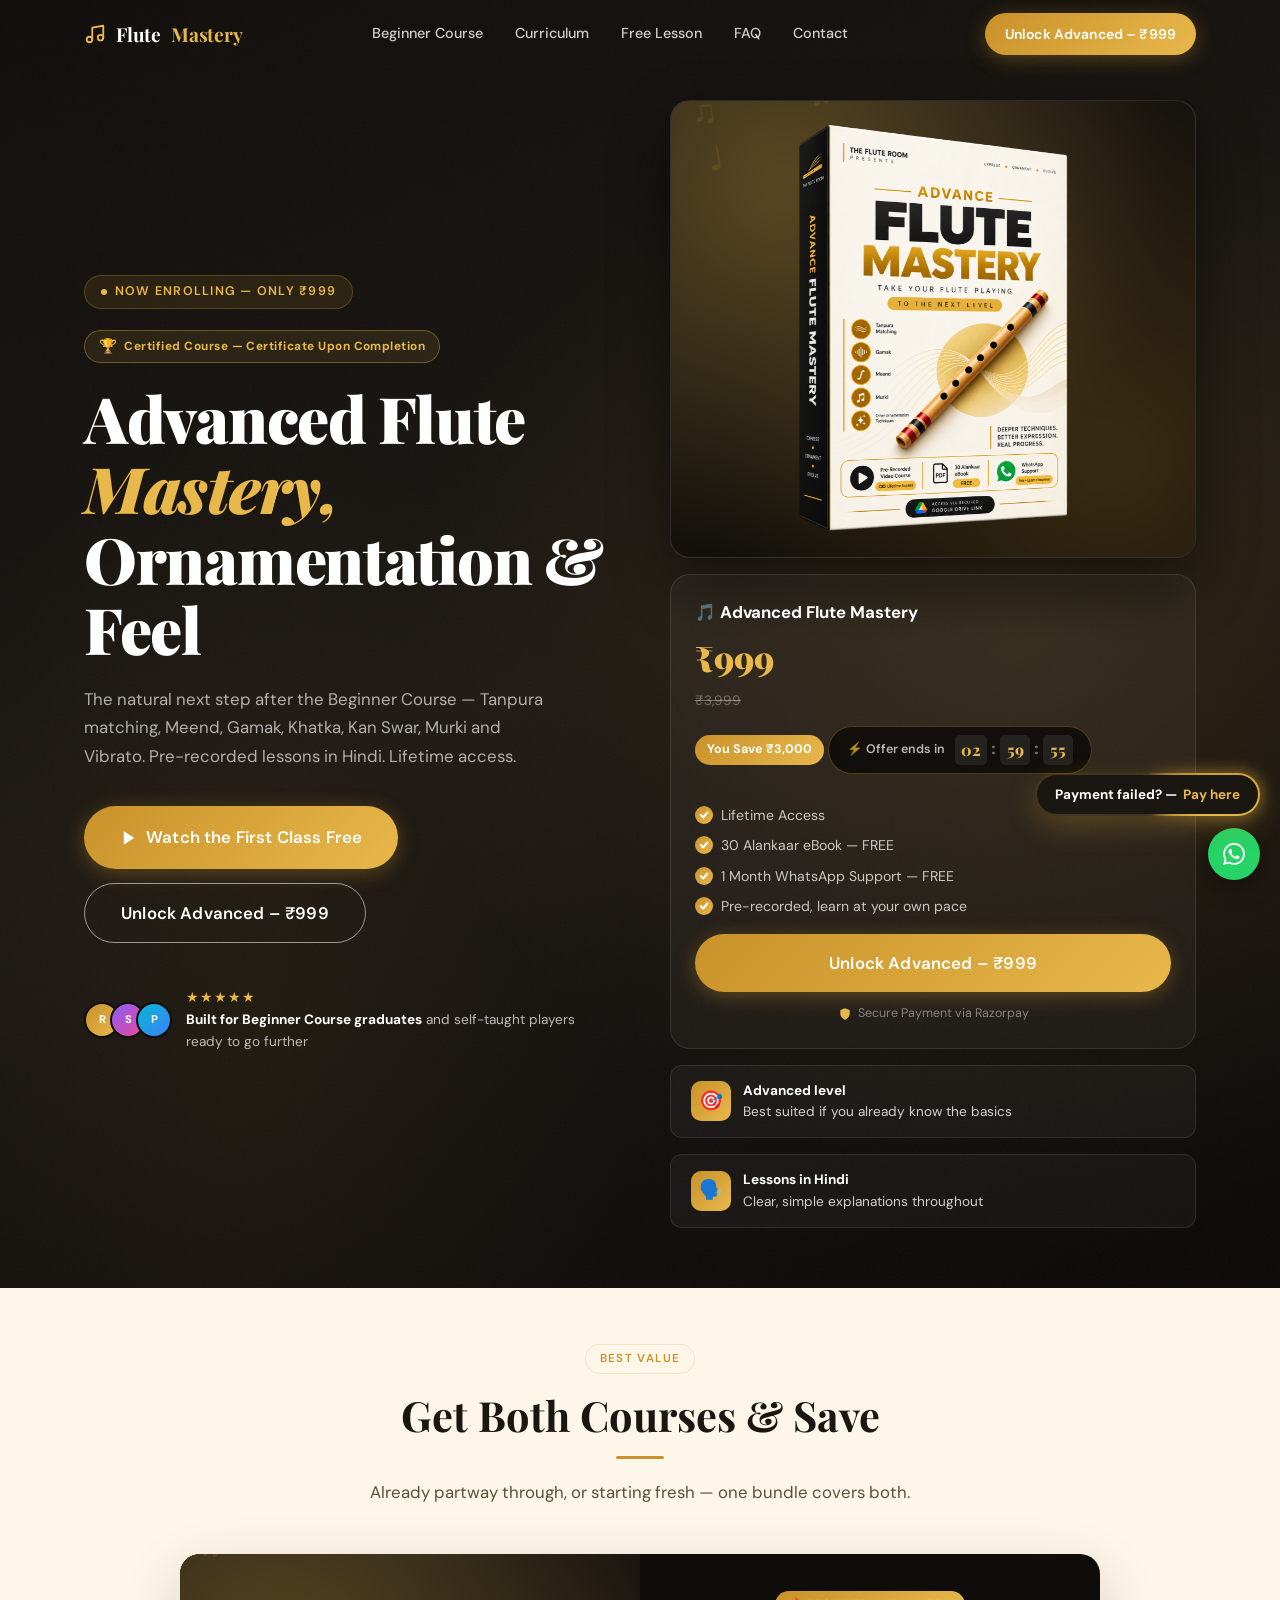
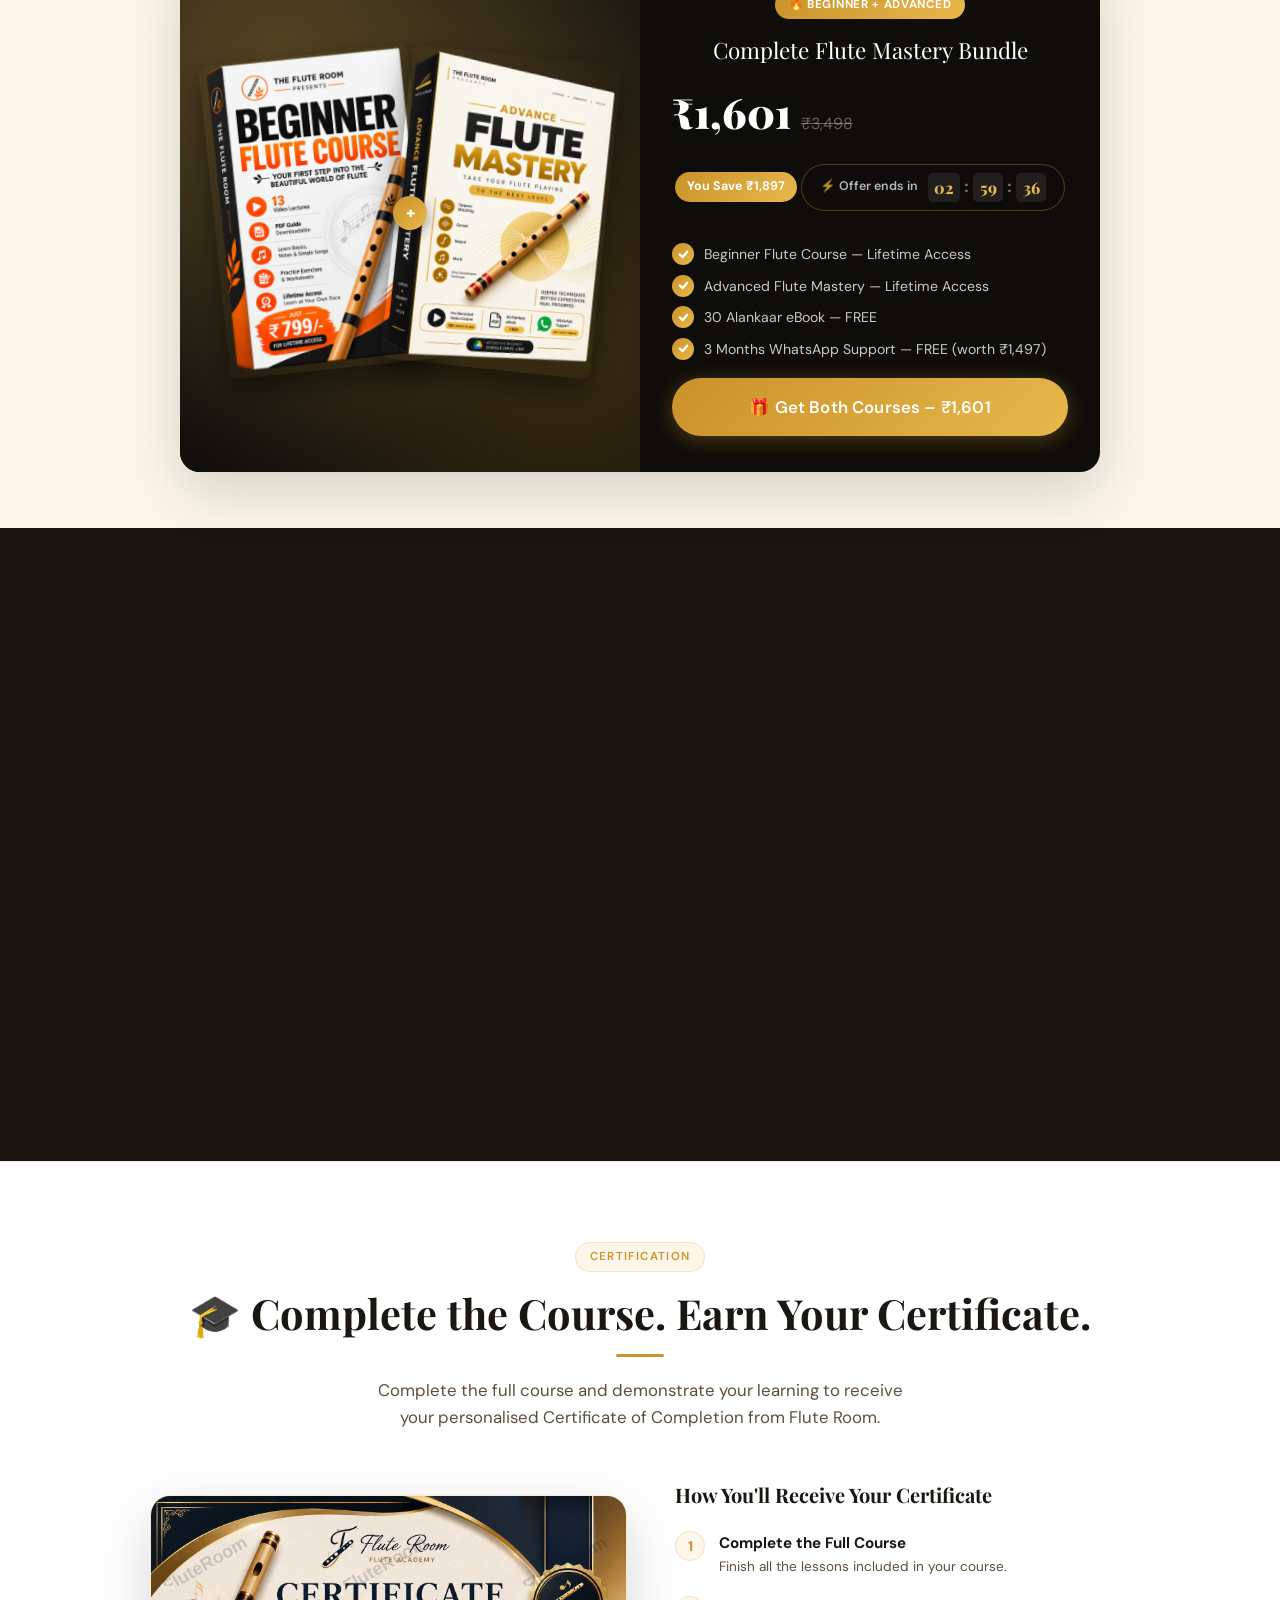
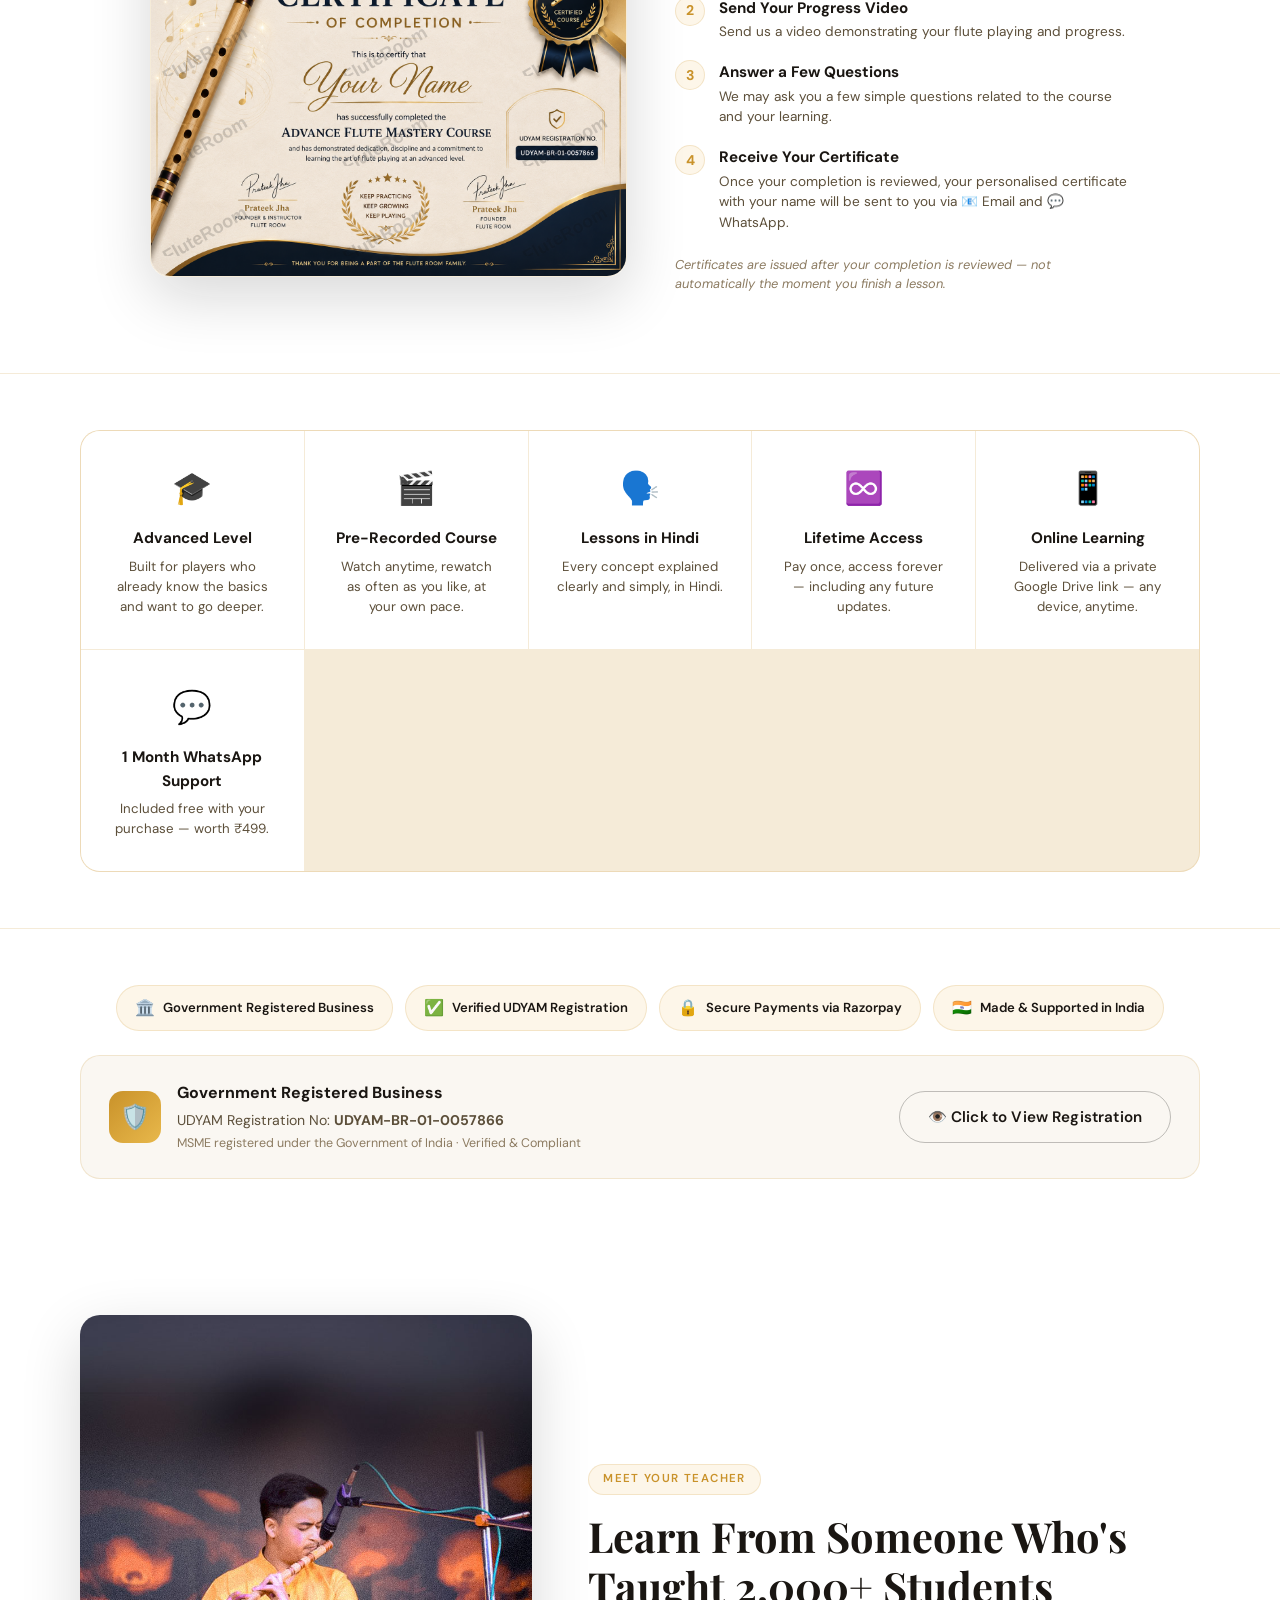
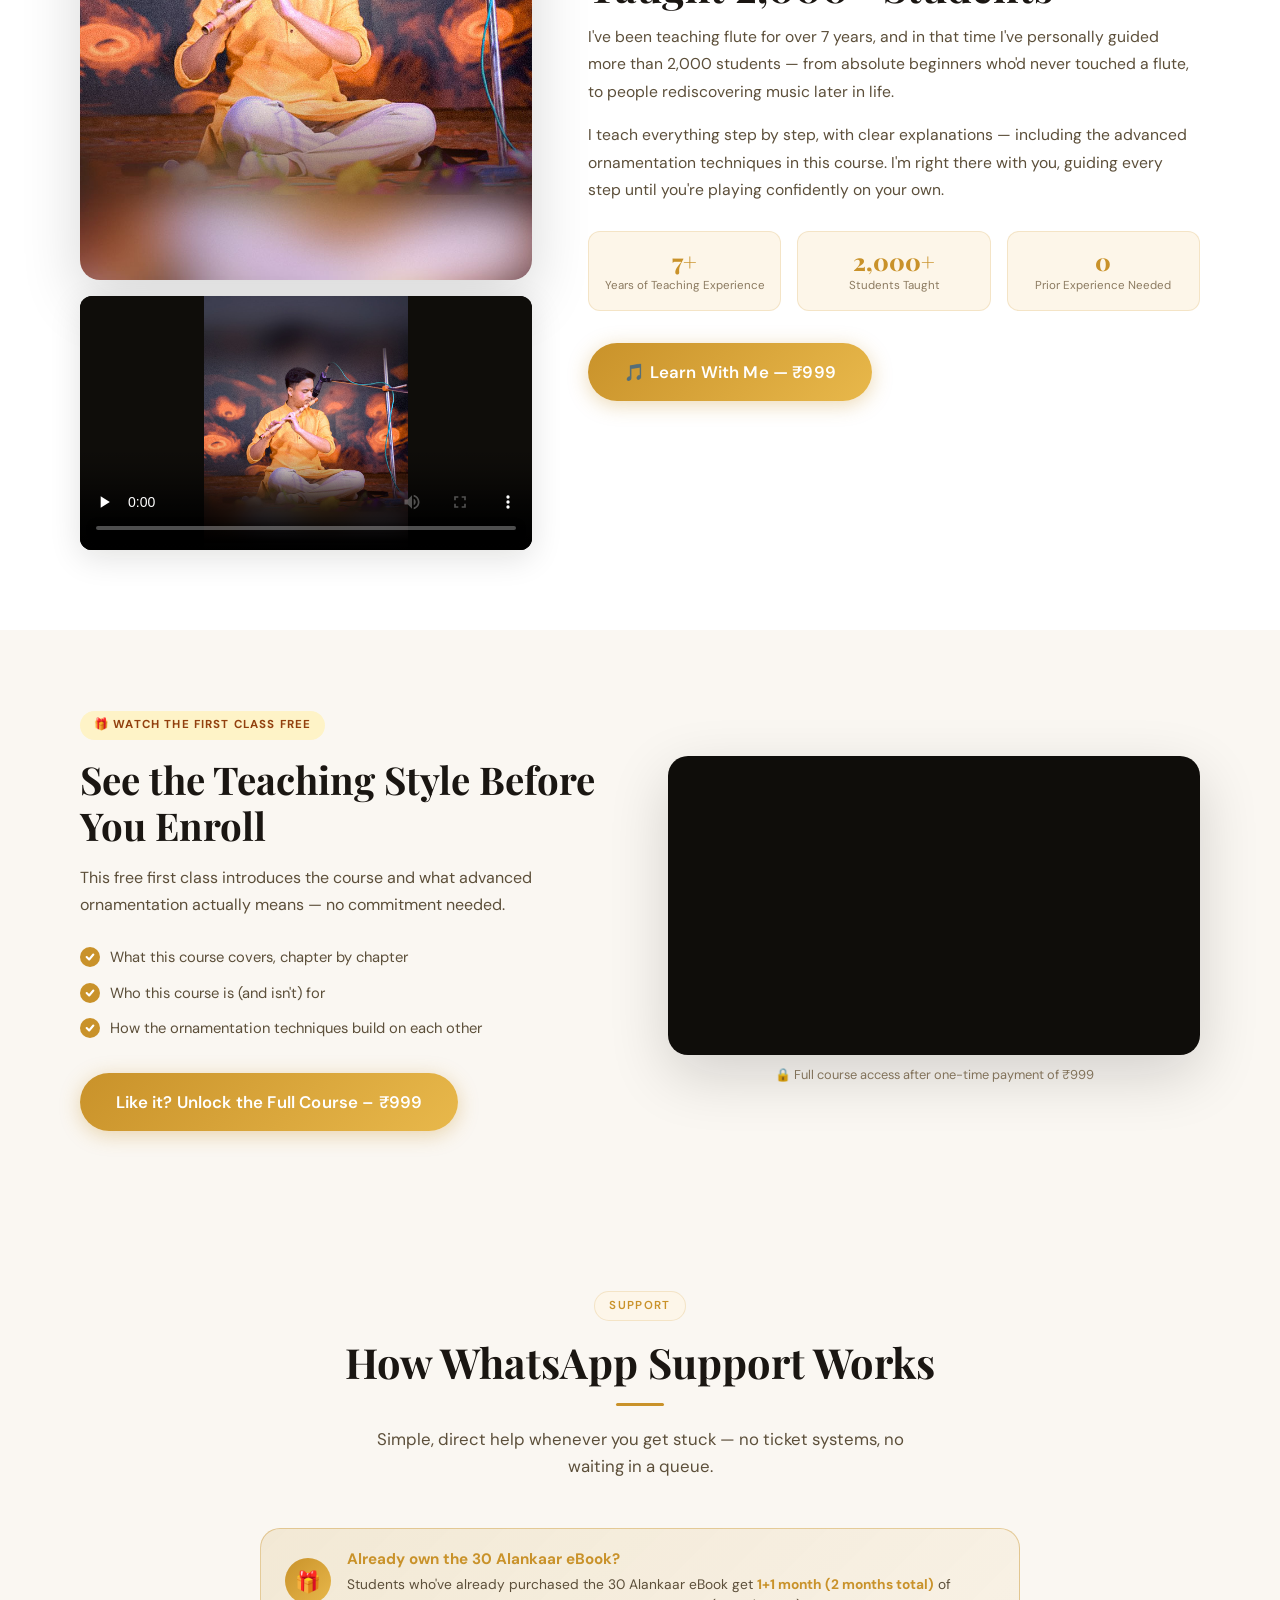
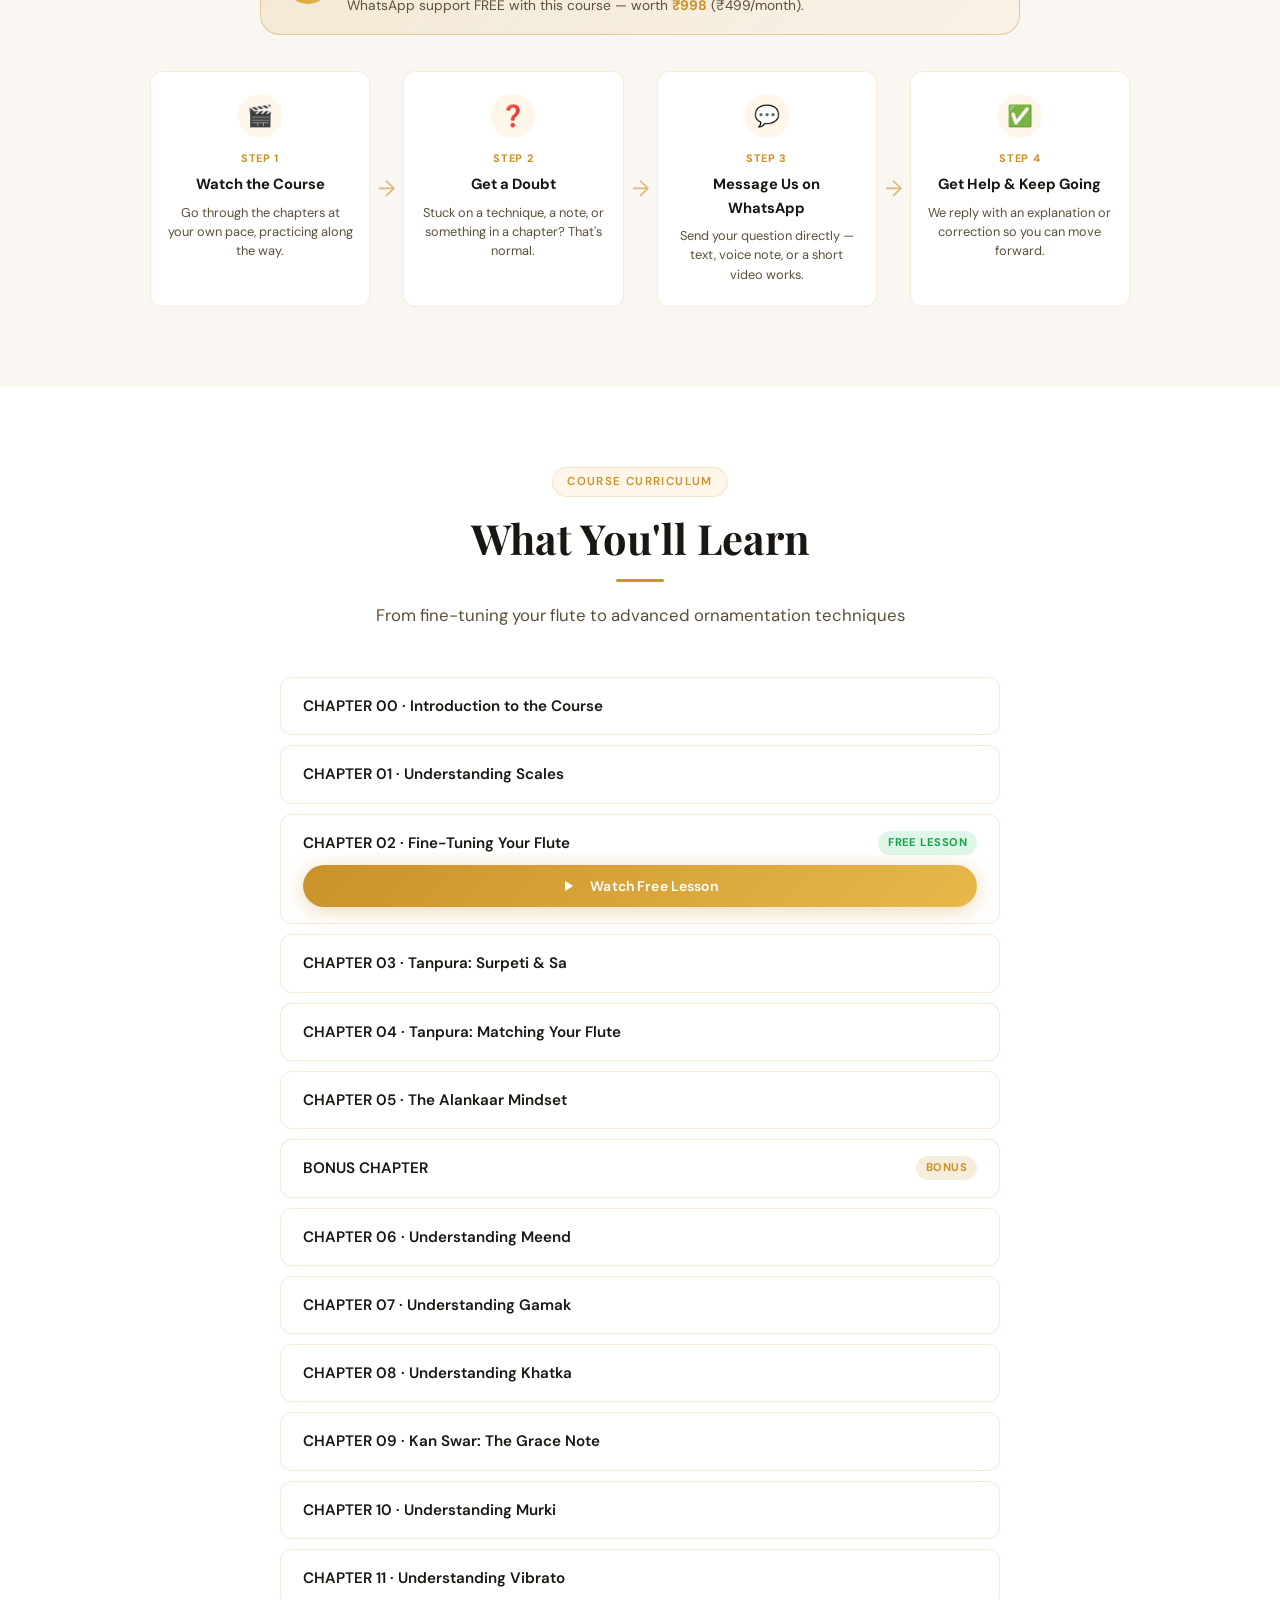
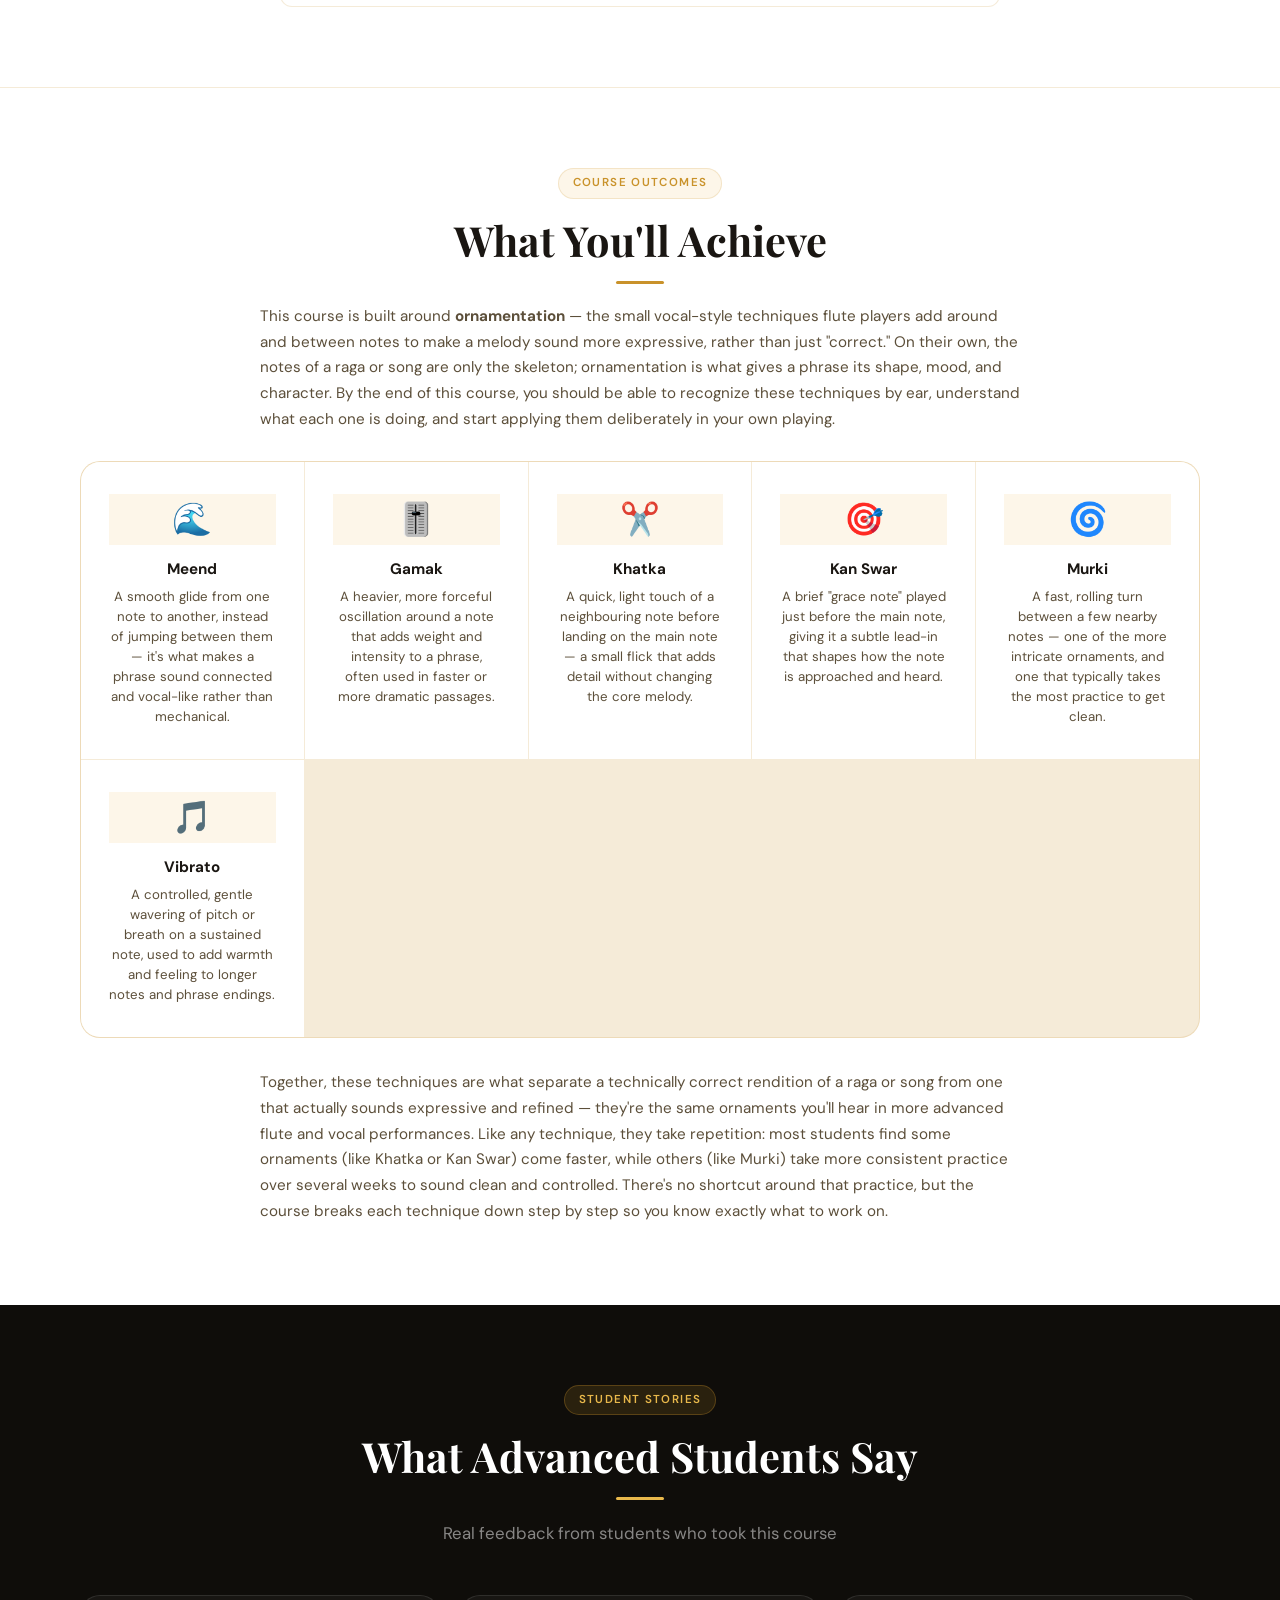
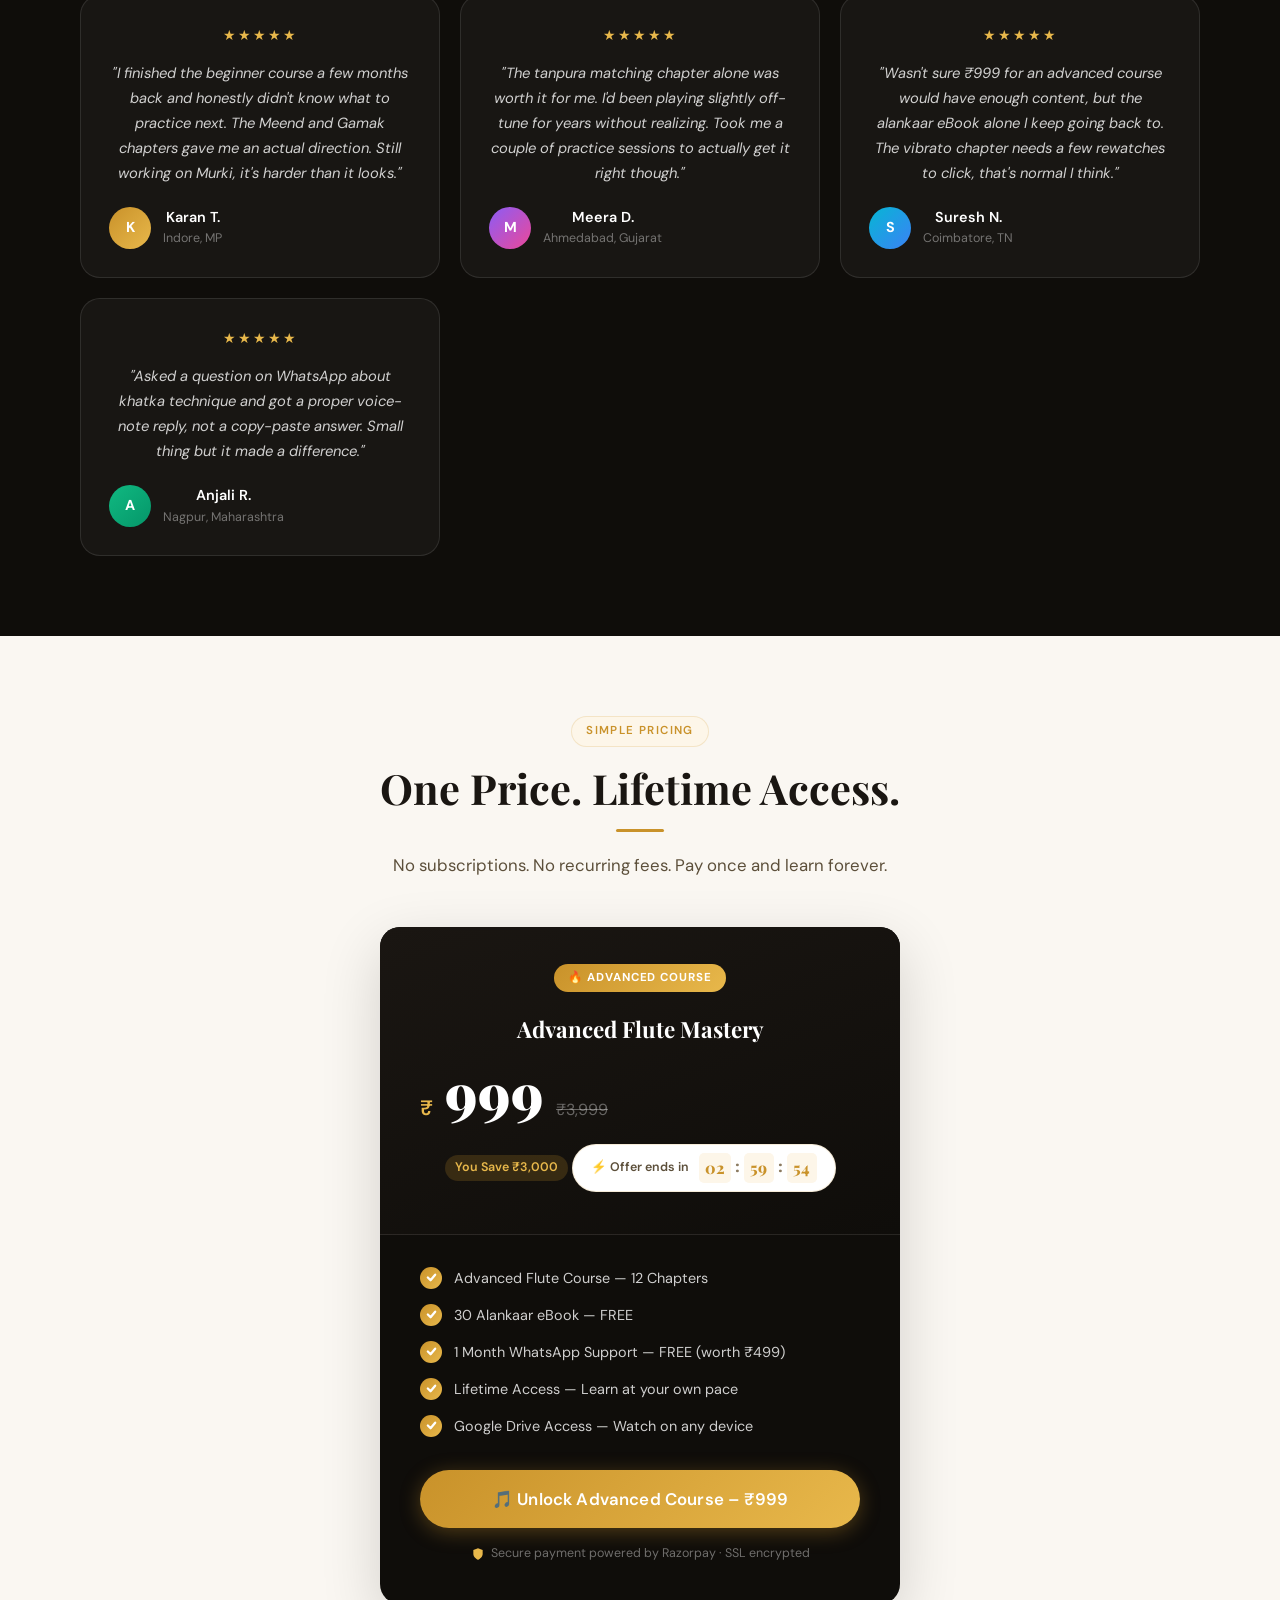
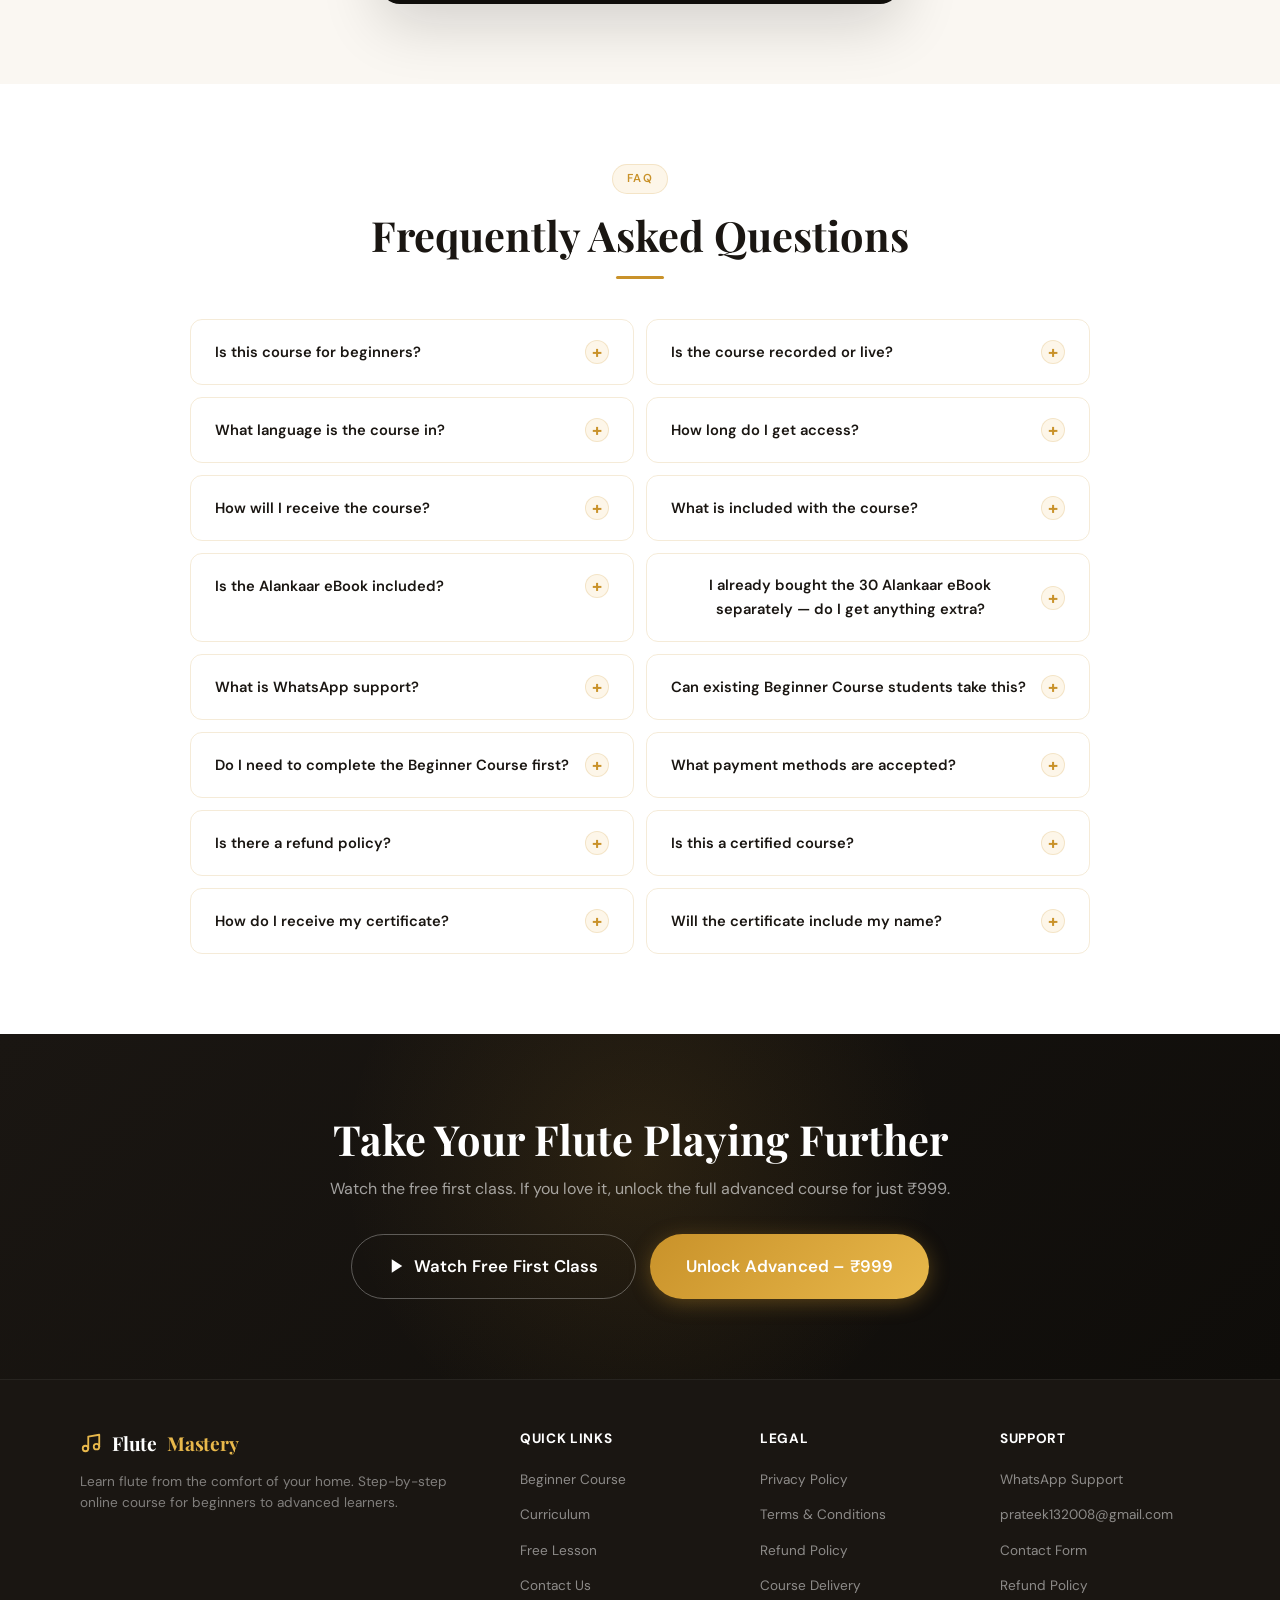
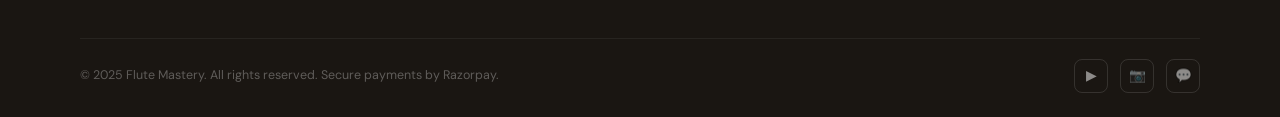
<file: advanced.html>
<!DOCTYPE html>
<html lang="en">
<head>
  <meta charset="UTF-8" />
  <meta name="viewport" content="width=device-width, initial-scale=1.0" />
  <title>Advanced Flute Mastery — Ornamentation &amp; Techniques | ₹999 Lifetime</title>
  <meta name="description" content="Take your flute playing to the next level. Tanpura matching, Meend, Gamak, Murki, Vibrato and more. Pre-recorded, lifetime access, ₹999." />
  <meta name="keywords" content="advanced flute course, bansuri ornamentation, meend gamak murki, tanpura matching flute, alankaar flute course" />
  <meta name="robots" content="index, follow" />
  <link rel="canonical" href="https://fluteroom.store/advanced.html" />

  <meta property="og:title" content="Advanced Flute Mastery — Ornamentation & Techniques" />
  <meta property="og:description" content="Tanpura matching, Meend, Gamak, Murki, Vibrato and more. Lifetime access, ₹999." />
  <meta property="og:url" content="https://fluteroom.store/advanced.html" />
  <meta property="og:type" content="website" />
  <meta property="og:image" content="https://fluteroom.store/og-image.jpg" />
  <meta property="og:image:width" content="1200" />
  <meta property="og:image:height" content="630" />
  <meta name="twitter:card" content="summary_large_image" />
  <meta name="twitter:title" content="Advanced Flute Mastery — Ornamentation & Techniques" />
  <meta name="twitter:description" content="Tanpura matching, Meend, Gamak, Murki, Vibrato and more. Lifetime access, ₹999." />

  <link rel="icon" type="image/svg+xml" href="data:image/svg+xml,<svg xmlns='http://www.w3.org/2000/svg' viewBox='0 0 100 100'><text y='.9em' font-size='90'>🎵</text></svg>" />

  <link rel="preconnect" href="https://www.youtube-nocookie.com" />
  <link rel="preconnect" href="https://checkout.razorpay.com" />
  <link rel="dns-prefetch" href="https://connect.facebook.net" />

  <link rel="stylesheet" href="style.css" />

  <!-- Structured Data: Course schema -->
  <script type="application/ld+json">
  {
    "@context": "https://schema.org",
    "@type": "Course",
    "name": "Advanced Flute Mastery",
    "description": "Advanced online bansuri/flute course covering Tanpura matching, Meend, Gamak, Khatka, Kan Swar, Murki and Vibrato. Pre-recorded video lessons in Hindi, lifetime access.",
    "provider": { "@type": "Organization", "name": "Flute Mastery", "sameAs": "https://fluteroom.store/" },
    "offers": { "@type": "Offer", "category": "Paid", "price": "999", "priceCurrency": "INR", "availability": "https://schema.org/InStock", "url": "https://fluteroom.store/advanced.html" },
    "hasCourseInstance": { "@type": "CourseInstance", "courseMode": "Online", "courseWorkload": "PT6H" }
  }
  </script>

  <!-- META PIXEL — SAME Pixel ID as Beginner Course (1001951225815875). Do not create a new pixel. -->
  <script>
    !function(f,b,e,v,n,t,s)
    {if(f.fbq)return;n=f.fbq=function(){n.callMethod?
    n.callMethod.apply(n,arguments):n.queue.push(arguments)};
    if(!f._fbq)f._fbq=n;n.push=n;n.loaded=!0;n.version='2.0';
    n.queue=[];t=b.createElement(e);t.async=!0;
    t.src=v;s=b.getElementsByTagName(e)[0];
    s.parentNode.insertBefore(t,s)}(window, document,'script',
    'https://connect.facebook.net/en_US/fbevents.js');
    fbq('init', '1001951225815875');
    fbq('track', 'PageView');
  </script>
  <noscript><img height="1" width="1" style="display:none"
    src="https://www.facebook.com/tr?id=1001951225815875&ev=PageView&noscript=1" /></noscript>

  <!-- Razorpay SDK -->
  <script src="https://checkout.razorpay.com/v1/checkout.js"></script>
</head>
<body>

  <!-- ── ADVANCED ENROLLMENT MODAL ─────────────────────────── -->
  <div class="modal-overlay" id="enrollModalAdvanced" role="dialog" aria-modal="true" aria-labelledby="modalTitleAdvanced">
    <div class="modal-box">
      <button class="modal-close" onclick="closeProductModal('advanced')" aria-label="Close">✕</button>
      <div class="modal-logo">
        <svg width="20" height="20" viewBox="0 0 24 24" fill="none" stroke="currentColor" stroke-width="2" stroke-linecap="round" stroke-linejoin="round" aria-hidden="true"><path d="M9 18V5l12-2v13"/><circle cx="6" cy="18" r="3"/><circle cx="18" cy="16" r="3"/></svg>
        Flute<span>Mastery</span>
      </div>
      <h2 class="modal-title" id="modalTitleAdvanced">Almost there! 🎵</h2>
      <p class="modal-subtitle">Enter your details below to get instant access after payment.</p>
      <form class="modal-form" id="enrollFormAdvanced" onsubmit="handleProductSubmit(event,'advanced')" novalidate>
        <div class="form-group">
          <label for="enrollNameAdvanced">Full Name <span style="color:#EF4444">*</span></label>
          <input type="text" id="enrollNameAdvanced" name="name" required autocomplete="name" placeholder="e.g. Rahul Kumar" inputmode="text" />
          <span class="field-error" id="enrollNameAdvancedError"></span>
        </div>
        <div class="form-group">
          <label for="enrollEmailAdvanced">Email Address <span style="color:#EF4444">*</span></label>
          <input type="email" id="enrollEmailAdvanced" name="email" required autocomplete="email" placeholder="rahul@gmail.com" inputmode="email" />
          <span class="field-error" id="enrollEmailAdvancedError"></span>
        </div>
        <div class="form-group">
          <label for="enrollWhatsappAdvanced">WhatsApp Number <span style="color:#EF4444">*</span></label>
          <input type="tel" id="enrollWhatsappAdvanced" name="phone" required autocomplete="tel" placeholder="+91 98765 43210" inputmode="tel" />
          <span class="field-error" id="enrollWhatsappAdvancedError"></span>
        </div>
        <div class="modal-price-row">
          <span class="modal-price-label">Course Price</span>
          <span>
            <span class="modal-price-amount">₹999</span>
            <span class="modal-price-orig">₹3,999</span>
          </span>
        </div>
        <button type="submit" class="btn btn-primary btn-full btn-lg modal-submit" id="enrollSubmitBtnAdvanced">
          <span class="btn-text">🔐 Proceed to Secure Payment</span>
          <span class="btn-spinner"></span>
        </button>
        <p class="modal-status" id="modalStatusAdvanced"></p>
        <div class="modal-trust">
          <svg width="13" height="13" viewBox="0 0 24 24" fill="currentColor" aria-hidden="true"><path d="M12 22s8-4 8-10V5l-8-3-8 3v7c0 6 8 10 8 10z"/></svg>
          Secure payment powered by Razorpay · SSL encrypted
        </div>
      </form>
    </div>
  </div>

  <!-- ── BUNDLE ENROLLMENT MODAL (same as index.html) ────────── -->
  <div class="modal-overlay" id="enrollModalBundle" role="dialog" aria-modal="true" aria-labelledby="modalTitleBundle">
    <div class="modal-box">
      <button class="modal-close" onclick="closeProductModal('bundle')" aria-label="Close">✕</button>
      <div class="modal-logo">
        <svg width="20" height="20" viewBox="0 0 24 24" fill="none" stroke="currentColor" stroke-width="2" stroke-linecap="round" stroke-linejoin="round" aria-hidden="true"><path d="M9 18V5l12-2v13"/><circle cx="6" cy="18" r="3"/><circle cx="18" cy="16" r="3"/></svg>
        Flute<span>Mastery</span>
      </div>
      <h2 class="modal-title" id="modalTitleBundle">Almost there! 🎁</h2>
      <p class="modal-subtitle">Enter your details below to get instant access to both courses after payment.</p>
      <form class="modal-form" id="enrollFormBundle" onsubmit="handleProductSubmit(event,'bundle')" novalidate>
        <div class="form-group">
          <label for="enrollNameBundle">Full Name <span style="color:#EF4444">*</span></label>
          <input type="text" id="enrollNameBundle" name="name" required autocomplete="name" placeholder="e.g. Rahul Kumar" inputmode="text" />
          <span class="field-error" id="enrollNameBundleError"></span>
        </div>
        <div class="form-group">
          <label for="enrollEmailBundle">Email Address <span style="color:#EF4444">*</span></label>
          <input type="email" id="enrollEmailBundle" name="email" required autocomplete="email" placeholder="rahul@gmail.com" inputmode="email" />
          <span class="field-error" id="enrollEmailBundleError"></span>
        </div>
        <div class="form-group">
          <label for="enrollWhatsappBundle">WhatsApp Number <span style="color:#EF4444">*</span></label>
          <input type="tel" id="enrollWhatsappBundle" name="phone" required autocomplete="tel" placeholder="+91 98765 43210" inputmode="tel" />
          <span class="field-error" id="enrollWhatsappBundleError"></span>
        </div>
        <div class="modal-price-row">
          <span class="modal-price-label">Bundle Price</span>
          <span>
            <span class="modal-price-amount">₹1,601</span>
            <span class="modal-price-orig">₹3,498</span>
          </span>
        </div>
        <button type="submit" class="btn btn-primary btn-full btn-lg modal-submit" id="enrollSubmitBtnBundle">
          <span class="btn-text">🔐 Proceed to Secure Payment</span>
          <span class="btn-spinner"></span>
        </button>
        <p class="modal-status" id="modalStatusBundle"></p>
        <div class="modal-trust">
          <svg width="13" height="13" viewBox="0 0 24 24" fill="currentColor" aria-hidden="true"><path d="M12 22s8-4 8-10V5l-8-3-8 3v7c0 6 8 10 8 10z"/></svg>
          Secure payment powered by Razorpay · SSL encrypted
        </div>
      </form>
    </div>
  </div>

  <!-- ── NAV (same as index.html) ────────────────────────────── -->
  <nav class="nav" id="mainNav" aria-label="Main navigation">
    <div class="nav-inner">
      <a href="index.html" class="nav-logo">
        <svg width="22" height="22" viewBox="0 0 24 24" fill="none" stroke="currentColor" stroke-width="2" stroke-linecap="round" stroke-linejoin="round"><path d="M9 18V5l12-2v13"/><circle cx="6" cy="18" r="3"/><circle cx="18" cy="16" r="3"/></svg>
        Flute<span>Mastery</span>
      </a>
      <div class="nav-links">
        <a href="index.html">Beginner Course</a>
        <a href="#curriculum">Curriculum</a>
        <a href="#free-lesson">Free Lesson</a>
        <a href="#adv-faq">FAQ</a>
        <a href="contact.html">Contact</a>
      </div>
      <a href="#pricing" class="btn btn-primary btn-sm nav-cta" onclick="openProductModal('advanced');return false;">Unlock Advanced – ₹999</a>
      <button class="hamburger" id="hamburger" aria-label="Toggle menu" aria-expanded="false">
        <span></span><span></span><span></span>
      </button>
    </div>
    <div class="mobile-menu" id="mobileMenu" role="dialog" aria-label="Mobile menu">
      <a href="index.html">Beginner Course</a>
      <a href="#curriculum">Curriculum</a>
      <a href="#free-lesson">Free Lesson</a>
      <a href="#adv-faq">FAQ</a>
      <a href="contact.html">Contact</a>
      <a href="#pricing" class="btn btn-primary" onclick="openProductModal('advanced');return false;">Unlock Advanced – ₹999</a>
    </div>
  </nav>

  <!-- ── HERO ─────────────────────────────────────────────────── -->
  <section class="hero" id="hero">
    <div class="hero-bg" aria-hidden="true"></div>
    <div class="hero-grain" aria-hidden="true"></div>
    <div class="hero-container">
      <div class="hero-content">
        <div class="hero-eyebrow">
          <span class="dot" aria-hidden="true"></span>
          Now Enrolling — Only ₹999
        </div>
        <div class="hero-cert-badge"><span class="cert-emoji" aria-hidden="true">🏆</span> Certified Course — Certificate Upon Completion</div>
        <h1 class="hero-title">
          Advanced Flute<br>
          <em>Mastery,</em><br>
          Ornamentation &amp; Feel
        </h1>
        <p class="hero-subtitle">
          The natural next step after the Beginner Course — Tanpura matching, Meend, Gamak, Khatka, Kan Swar, Murki and Vibrato. Pre-recorded lessons in Hindi. Lifetime access.
        </p>
        <div class="hero-actions">
          <a href="#free-lesson" class="btn btn-primary btn-lg btn-pulse" onclick="fbqTrack('ViewContent')">
            <svg width="18" height="18" viewBox="0 0 24 24" fill="currentColor" aria-hidden="true"><polygon points="5 3 19 12 5 21 5 3"/></svg>
            Watch the First Class Free
          </a>
          <button class="btn btn-outline btn-lg" onclick="openProductModal('advanced')">
            Unlock Advanced – ₹999
          </button>
        </div>
        <div class="hero-social-proof">
          <div class="avatars" aria-label="Student avatars">
            <div class="avatar-placeholder" aria-hidden="true">R</div>
            <div class="avatar-placeholder" style="background:linear-gradient(135deg,#8B5CF6,#EC4899)" aria-hidden="true">S</div>
            <div class="avatar-placeholder" style="background:linear-gradient(135deg,#06B6D4,#3B82F6)" aria-hidden="true">P</div>
          </div>
          <div>
            <div class="stars" aria-label="5 star rating">★★★★★</div>
            <p class="social-text"><strong>Built for Beginner Course graduates</strong> and self-taught players ready to go further</p>
          </div>
        </div>
      </div>

      <div class="hero-visual">
        <div class="hero-cover-wrapper">
          <img src="Advance_flute_course_cover.png" alt="Advanced Flute Mastery — Course Cover" loading="eager" width="700" height="900" />
        </div>
        <div class="hero-card" aria-hidden="true">
          <div class="hero-card-title">🎵 Advanced Flute Mastery</div>
          <div class="hero-card-price">₹999</div>
          <div class="hero-card-orig">₹3,999</div>
          <span class="save-badge">You Save ₹3,000</span>
          <div class="offer-timer" id="advancedOfferTimer">
            <span class="offer-timer-label">⚡ Offer ends in</span>
            <span class="offer-timer-clock">
              <span class="unit" data-unit="h">03</span><span class="sep">:</span>
              <span class="unit" data-unit="m">00</span><span class="sep">:</span>
              <span class="unit" data-unit="s">00</span>
            </span>
          </div>
          <ul class="hero-card-features">
            <li><span class="check"><svg viewBox="0 0 12 12" fill="none" stroke="currentColor" stroke-width="2.5" stroke-linecap="round" stroke-linejoin="round"><polyline points="2 6 5 9 10 3"/></svg></span> Lifetime Access</li>
            <li><span class="check"><svg viewBox="0 0 12 12" fill="none" stroke="currentColor" stroke-width="2.5" stroke-linecap="round" stroke-linejoin="round"><polyline points="2 6 5 9 10 3"/></svg></span> 30 Alankaar eBook — FREE</li>
            <li><span class="check"><svg viewBox="0 0 12 12" fill="none" stroke="currentColor" stroke-width="2.5" stroke-linecap="round" stroke-linejoin="round"><polyline points="2 6 5 9 10 3"/></svg></span> 1 Month WhatsApp Support — FREE</li>
            <li><span class="check"><svg viewBox="0 0 12 12" fill="none" stroke="currentColor" stroke-width="2.5" stroke-linecap="round" stroke-linejoin="round"><polyline points="2 6 5 9 10 3"/></svg></span> Pre-recorded, learn at your own pace</li>
          </ul>
          <button class="btn btn-primary btn-full btn-lg btn-pulse" onclick="openProductModal('advanced')">
            Unlock Advanced – ₹999
          </button>
          <div class="trust-row">
            <svg viewBox="0 0 24 24" fill="currentColor" aria-hidden="true"><path d="M12 22s8-4 8-10V5l-8-3-8 3v7c0 6 8 10 8 10z"/></svg>
            Secure Payment via Razorpay
          </div>
        </div>
        <div class="hero-badge">
          <div class="badge-icon" aria-hidden="true">🎯</div>
          <div class="badge-text"><strong>Advanced level</strong> Best suited if you already know the basics</div>
        </div>
        <div class="hero-badge">
          <div class="badge-icon" aria-hidden="true">🗣️</div>
          <div class="badge-text"><strong>Lessons in Hindi</strong> Clear, simple explanations throughout</div>
        </div>
      </div>
    </div>
  </section>

  <!-- ── BUNDLE OFFER (Beginner + Advanced) — moved up so it's
       noticeable early, but kept as a secondary/compact banner
       (section-sm) so the Advanced course above stays the primary
       offer. Same section, same id="bundle", same purchase logic —
       only its position and padding changed. ── -->
  <section class="bundle-section section-sm" id="bundle">
    <div class="container text-center">
      <span class="tag">Best Value</span>
      <h2 class="section-heading">Get Both Courses &amp; Save</h2>
      <div class="section-divider" aria-hidden="true"></div>
      <p class="section-subheading">Already partway through, or starting fresh — one bundle covers both.</p>
      <div class="bundle-card" data-reveal>
        <div class="bundle-covers">
          <div class="float-wrap"><img src="Beginner_flute_course_cover.png" alt="Beginner Flute Course cover" /></div>
          <span class="bundle-plus" aria-hidden="true">+</span>
          <div class="float-wrap"><img src="Advance_flute_course_cover.png" alt="Advanced Flute Mastery cover" /></div>
        </div>
        <div class="bundle-content">
          <span class="bundle-badge">🔥 Beginner + Advanced</span>
          <div class="bundle-title">Complete Flute Mastery Bundle</div>
          <div class="bundle-amount">
            <span class="bundle-price">₹1,601</span>
            <span class="bundle-orig">₹3,498</span>
          </div>
          <span class="save-badge">You Save ₹1,897</span>
          <div class="offer-timer" id="bundleOfferTimerAdv" style="margin-left:0">
            <span class="offer-timer-label">⚡ Offer ends in</span>
            <span class="offer-timer-clock">
              <span class="unit" data-unit="h">03</span><span class="sep">:</span>
              <span class="unit" data-unit="m">00</span><span class="sep">:</span>
              <span class="unit" data-unit="s">00</span>
            </span>
          </div>
          <ul class="bundle-features">
            <li><span class="pf-check"><svg width="11" height="11" viewBox="0 0 12 12" fill="none" stroke="currentColor" stroke-width="2.5" stroke-linecap="round" stroke-linejoin="round" aria-hidden="true"><polyline points="2 6 5 9 10 3"/></svg></span>Beginner Flute Course — Lifetime Access</li>
            <li><span class="pf-check"><svg width="11" height="11" viewBox="0 0 12 12" fill="none" stroke="currentColor" stroke-width="2.5" stroke-linecap="round" stroke-linejoin="round" aria-hidden="true"><polyline points="2 6 5 9 10 3"/></svg></span>Advanced Flute Mastery — Lifetime Access</li>
            <li><span class="pf-check"><svg width="11" height="11" viewBox="0 0 12 12" fill="none" stroke="currentColor" stroke-width="2.5" stroke-linecap="round" stroke-linejoin="round" aria-hidden="true"><polyline points="2 6 5 9 10 3"/></svg></span>30 Alankaar eBook — FREE</li>
            <li><span class="pf-check"><svg width="11" height="11" viewBox="0 0 12 12" fill="none" stroke="currentColor" stroke-width="2.5" stroke-linecap="round" stroke-linejoin="round" aria-hidden="true"><polyline points="2 6 5 9 10 3"/></svg></span>3 Months WhatsApp Support — FREE (worth ₹1,497)</li>
          </ul>
          <button class="btn btn-primary btn-full btn-lg" onclick="openProductModal('bundle')">
            🎁 Get Both Courses – ₹1,601
          </button>
        </div>
      </div>
    </div>
  </section>

  <!-- ── NEED TO BUILD YOUR BASICS FIRST? (Advanced → Beginner) —
       moved to sit right after the Bundle section per request;
       reuses the same index.html link, just new copy + a more
       noticeable (but still secondary) highlighted card treatment. ── -->
  <section class="crosssell-section section-sm">
    <div class="container">
      <div class="crosssell-box crosssell-box--highlight" data-reveal>
        <div class="crosssell-cover">
          <span class="crosssell-note crosssell-note--1" aria-hidden="true">♪</span>
          <span class="crosssell-note crosssell-note--2" aria-hidden="true">♫</span>
          <span class="crosssell-note crosssell-note--3" aria-hidden="true">♬</span>
          <span class="crosssell-note crosssell-note--4" aria-hidden="true">♩</span>
          <img src="Beginner_flute_course_cover.png" alt="Beginner Flute Course cover" loading="lazy" width="700" height="900" />
        </div>
        <span class="crosssell-tag">New to Flute?</span>
        <h3>Need to Build Your Basics First?</h3>
        <p>Start with the Beginner Flute Course and build a strong foundation before moving on to advanced techniques.</p>
        <a href="index.html" class="btn btn-outline btn-lg crosssell-btn">Explore Beginner →</a>
      </div>
    </div>
  </section>

  <!-- ── CERTIFICATE ───────────────────────────────────────── -->
  <section class="certificate-section section" id="certificate">
    <div class="container">
      <div class="text-center">
        <span class="tag">Certification</span>
        <h2 class="section-heading">🎓 Complete the Course. Earn Your Certificate.</h2>
        <div class="section-divider" aria-hidden="true"></div>
        <p class="section-subheading">Complete the full course and demonstrate your learning to receive your personalised Certificate of Completion from Flute Room.</p>
      </div>
      <div class="certificate-grid" data-reveal>
        <div class="certificate-visual">
          <div class="certificate-watermark-wrap">
            <img src="Advance_certificate.png" alt="Sample Advanced Flute Mastery Course Certificate of Completion from Flute Room" loading="lazy" width="1400" height="1000" />
            <div class="certificate-watermark" aria-hidden="true"></div>
          </div>
        </div>
        <div class="certificate-info">
          <h3>How You'll Receive Your Certificate</h3>
          <ol class="certificate-steps">
            <li>
              <span class="cert-step-num">1</span>
              <div><strong>Complete the Full Course</strong><p>Finish all the lessons included in your course.</p></div>
            </li>
            <li>
              <span class="cert-step-num">2</span>
              <div><strong>Send Your Progress Video</strong><p>Send us a video demonstrating your flute playing and progress.</p></div>
            </li>
            <li>
              <span class="cert-step-num">3</span>
              <div><strong>Answer a Few Questions</strong><p>We may ask you a few simple questions related to the course and your learning.</p></div>
            </li>
            <li>
              <span class="cert-step-num">4</span>
              <div><strong>Receive Your Certificate</strong><p>Once your completion is reviewed, your personalised certificate with your name will be sent to you via 📧 Email and 💬 WhatsApp.</p></div>
            </li>
          </ol>
          <p class="certificate-note">Certificates are issued after your completion is reviewed — not automatically the moment you finish a lesson.</p>
        </div>
      </div>
    </div>
  </section>

  <!-- ── COURSE INFO ──────────────────────────────────────────── -->
  <section class="features section-sm" id="about">
    <div class="container">
      <div class="features-grid">
        <div class="feature-item" data-reveal>
          <div class="feature-icon" aria-hidden="true">🎓</div>
          <div class="feature-title">Advanced Level</div>
          <div class="feature-desc">Built for players who already know the basics and want to go deeper.</div>
        </div>
        <div class="feature-item" data-reveal>
          <div class="feature-icon" aria-hidden="true">🎬</div>
          <div class="feature-title">Pre-Recorded Course</div>
          <div class="feature-desc">Watch anytime, rewatch as often as you like, at your own pace.</div>
        </div>
        <div class="feature-item" data-reveal>
          <div class="feature-icon" aria-hidden="true">🗣️</div>
          <div class="feature-title">Lessons in Hindi</div>
          <div class="feature-desc">Every concept explained clearly and simply, in Hindi.</div>
        </div>
        <div class="feature-item" data-reveal>
          <div class="feature-icon" aria-hidden="true">♾️</div>
          <div class="feature-title">Lifetime Access</div>
          <div class="feature-desc">Pay once, access forever — including any future updates.</div>
        </div>
        <div class="feature-item" data-reveal>
          <div class="feature-icon" aria-hidden="true">📱</div>
          <div class="feature-title">Online Learning</div>
          <div class="feature-desc">Delivered via a private Google Drive link — any device, anytime.</div>
        </div>
        <div class="feature-item" data-reveal>
          <div class="feature-icon" aria-hidden="true">💬</div>
          <div class="feature-title">1 Month WhatsApp Support</div>
          <div class="feature-desc">Included free with your purchase — worth ₹499.</div>
        </div>
      </div>
    </div>
  </section>

  <!-- ── TRUST / UDYAM (kept present, as on Beginner page) ─────── -->
  <section class="trust-section section-sm" id="trust">
    <div class="container">
      <div class="trust-badges-row" data-reveal>
        <div class="trust-badge-item">
          <span class="tbi-icon" aria-hidden="true">🏛️</span>
          <span>Government Registered Business</span>
        </div>
        <div class="trust-badge-item">
          <span class="tbi-icon" aria-hidden="true">✅</span>
          <span>Verified UDYAM Registration</span>
        </div>
        <div class="trust-badge-item">
          <span class="tbi-icon" aria-hidden="true">🔒</span>
          <span>Secure Payments via Razorpay</span>
        </div>
        <div class="trust-badge-item">
          <span class="tbi-icon" aria-hidden="true">🇮🇳</span>
          <span>Made &amp; Supported in India</span>
        </div>
      </div>

      <div class="udyam-card" data-reveal>
        <div class="udyam-card-left">
          <div class="udyam-badge-icon" aria-hidden="true">🛡️</div>
          <div>
            <div class="udyam-title">Government Registered Business</div>
            <div class="udyam-number">UDYAM Registration No: <strong>UDYAM-BR-01-0057866</strong></div>
            <div class="udyam-sub">MSME registered under the Government of India · Verified &amp; Compliant</div>
          </div>
        </div>
        <button type="button" class="btn btn-outline-dark udyam-view-btn" onclick="openUdyamModal()">
          👁️ Click to View Registration
        </button>
      </div>
    </div>
  </section>

  <!-- Udyam Registration Viewer Modal (same as Beginner page) -->
  <div class="modal-overlay" id="udyamModal" role="dialog" aria-modal="true" aria-labelledby="udyamModalTitle">
    <div class="modal-box udyam-modal-box">
      <button class="modal-close" onclick="closeUdyamModal()" aria-label="Close">✕</button>
      <h2 class="modal-title" id="udyamModalTitle">UDYAM Registration Certificate</h2>
      <p class="modal-subtitle">Verified Government of India MSME registration. For verification purposes only — viewing only, downloading is disabled.</p>
      <div class="udyam-viewer" oncontextmenu="return false">
        <img src="assets/udyam-certificate.svg" alt="UDYAM Registration Certificate" draggable="false" oncontextmenu="return false" />
      </div>
    </div>
  </div>

  <!-- ── MEET YOUR TEACHER (same section as Beginner page) ────── -->
  <section class="teacher-section section" id="teacher">
    <div class="container">
      <div class="teacher-grid">
        <div class="teacher-media" data-reveal>
          <img
            class="teacher-photo"
            src="assets/teacher-photo.jpg"
            alt="Flute Mastery instructor"
            width="800"
            height="1000"
            loading="lazy" />

          <div class="teacher-video-wrapper">
            <video
              class="teacher-video"
              controls
              preload="none"
              poster="assets/teacher-photo.jpg"
              playsinline>
              <source src="assets/teacher-intro.mp4" type="video/mp4" />
              Your browser does not support the video tag.
            </video>
          </div>
        </div>

        <div class="teacher-content" data-reveal>
          <span class="tag">Meet Your Teacher</span>
          <h2 class="section-heading">Learn From Someone Who's Taught 2,000+ Students</h2>
          <p class="teacher-bio">
            I've been teaching flute for over 7 years, and in that time I've personally guided more than 2,000 students — from absolute beginners who'd never touched a flute, to people rediscovering music later in life.
          </p>
          <p class="teacher-bio">
            I teach everything step by step, with clear explanations — including the advanced ornamentation techniques in this course. I'm right there with you, guiding every step until you're playing confidently on your own.
          </p>

          <div class="teacher-stats">
            <div class="teacher-stat">
              <div class="ts-num">7+</div>
              <div class="ts-label">Years of Teaching Experience</div>
            </div>
            <div class="teacher-stat">
              <div class="ts-num">2,000+</div>
              <div class="ts-label">Students Taught</div>
            </div>
            <div class="teacher-stat">
              <div class="ts-num">0</div>
              <div class="ts-label">Prior Experience Needed</div>
            </div>
          </div>

          <button class="btn btn-primary btn-lg" onclick="openProductModal('advanced')">
            🎵 Learn With Me — ₹999
          </button>
        </div>
      </div>
    </div>
  </section>

  <!-- ── FREE FIRST CLASS ─────────────────────────────────────── -->
  <section class="free-lesson section" id="free-lesson">
    <div class="container">
      <div class="lesson-grid">
        <div data-reveal>
          <div class="lesson-eyebrow">🎁 Watch the First Class Free</div>
          <h2 class="lesson-title">See the Teaching Style Before You Enroll</h2>
          <p class="lesson-desc">
            This free first class introduces the course and what advanced ornamentation actually means — no commitment needed.
          </p>
          <ul class="lesson-points">
            <li><span class="lp-check"><svg width="10" height="10" viewBox="0 0 12 12" fill="none" stroke="currentColor" stroke-width="2.5" stroke-linecap="round" stroke-linejoin="round" aria-hidden="true"><polyline points="2 6 5 9 10 3"/></svg></span>What this course covers, chapter by chapter</li>
            <li><span class="lp-check"><svg width="10" height="10" viewBox="0 0 12 12" fill="none" stroke="currentColor" stroke-width="2.5" stroke-linecap="round" stroke-linejoin="round" aria-hidden="true"><polyline points="2 6 5 9 10 3"/></svg></span>Who this course is (and isn't) for</li>
            <li><span class="lp-check"><svg width="10" height="10" viewBox="0 0 12 12" fill="none" stroke="currentColor" stroke-width="2.5" stroke-linecap="round" stroke-linejoin="round" aria-hidden="true"><polyline points="2 6 5 9 10 3"/></svg></span>How the ornamentation techniques build on each other</li>
          </ul>
          <button class="btn btn-primary btn-lg" onclick="openProductModal('advanced')">
            Like it? Unlock the Full Course – ₹999
          </button>
        </div>
        <div data-reveal>
          <!--
            https://youtu.be/J81n6wxTuGw with your unlisted YouTube video ID
            for the Advanced Course's free first class.
          -->
          <div class="video-wrapper">
            <iframe
              id="advFreeLectureVideoFrame"
              src="https://www.youtube.com/embed/J81n6wxTuGw?rel=0&modestbranding=1&color=white"
              title="Advanced Flute Mastery — Free First Class"
              allow="accelerometer; autoplay; clipboard-write; encrypted-media; gyroscope; picture-in-picture"
              allowfullscreen
              loading="lazy">
            </iframe>
          </div>
          <p class="video-caption">🔒 Full course access after one-time payment of ₹999</p>
        </div>
      </div>
    </div>
  </section>

  <!-- ── WHATSAPP SUPPORT — HOW IT WORKS + eBOOK BONUS OFFER ──── -->
  <section class="section" id="wa-support" style="background:var(--cream)">
    <div class="container text-center">
      <span class="tag">Support</span>
      <h2 class="section-heading">How WhatsApp Support Works</h2>
      <div class="section-divider" aria-hidden="true"></div>
      <p class="section-subheading">Simple, direct help whenever you get stuck — no ticket systems, no waiting in a queue.</p>

      <div class="ebook-offer-banner" data-reveal>
        <div class="ebook-offer-icon" aria-hidden="true">🎁</div>
        <div>
          <strong>Already own the 30 Alankaar eBook?</strong>
          <p>Students who've already purchased the 30 Alankaar eBook get <span class="eob-value">1+1 month (2 months total)</span> of WhatsApp support FREE with this course — worth <span class="eob-value">₹998</span> (₹499/month).</p>
        </div>
      </div>

      <div class="wa-flow">
        <div class="wa-step" data-reveal>
          <div class="wa-step-icon" aria-hidden="true">🎬</div>
          <div class="wa-step-num">Step 1</div>
          <div class="wa-step-title">Watch the Course</div>
          <div class="wa-step-desc">Go through the chapters at your own pace, practicing along the way.</div>
        </div>
        <div class="wa-arrow" aria-hidden="true">→</div>
        <div class="wa-step" data-reveal>
          <div class="wa-step-icon" aria-hidden="true">❓</div>
          <div class="wa-step-num">Step 2</div>
          <div class="wa-step-title">Get a Doubt</div>
          <div class="wa-step-desc">Stuck on a technique, a note, or something in a chapter? That's normal.</div>
        </div>
        <div class="wa-arrow" aria-hidden="true">→</div>
        <div class="wa-step" data-reveal>
          <div class="wa-step-icon" aria-hidden="true">💬</div>
          <div class="wa-step-num">Step 3</div>
          <div class="wa-step-title">Message Us on WhatsApp</div>
          <div class="wa-step-desc">Send your question directly — text, voice note, or a short video works.</div>
        </div>
        <div class="wa-arrow" aria-hidden="true">→</div>
        <div class="wa-step" data-reveal>
          <div class="wa-step-icon" aria-hidden="true">✅</div>
          <div class="wa-step-num">Step 4</div>
          <div class="wa-step-title">Get Help &amp; Keep Going</div>
          <div class="wa-step-desc">We reply with an explanation or correction so you can move forward.</div>
        </div>
      </div>
    </div>
  </section>

  <!-- ── CURRICULUM ───────────────────────────────────────────── -->
  <section class="curriculum section" id="curriculum">
    <div class="container text-center">
      <span class="tag">Course Curriculum</span>
      <h2 class="section-heading">What You'll Learn</h2>
      <div class="section-divider" aria-hidden="true"></div>
      <p class="section-subheading">From fine-tuning your flute to advanced ornamentation techniques</p>

      <div class="adv-chapter-list" style="margin-top:32px">
        <div class="adv-chapter" data-reveal><span class="adv-chapter-name">CHAPTER 00 · Introduction to the Course</span></div>
        <div class="adv-chapter" data-reveal><span class="adv-chapter-name">CHAPTER 01 · Understanding Scales</span></div>
        <div class="adv-chapter" data-reveal style="flex-wrap:wrap;row-gap:10px">
          <span class="adv-chapter-name">CHAPTER 02 · Fine-Tuning Your Flute</span>
          <span class="adv-chapter-tag free">Free Lesson</span>
          <a href="https://www.youtube.com/embed/J81n6wxTuGw?rel=0&modestbranding=1&color=white" target="_blank" rel="noopener" class="btn btn-primary btn-sm" style="flex-basis:100%;justify-content:center">
            <svg width="14" height="14" viewBox="0 0 24 24" fill="currentColor" aria-hidden="true" style="margin-right:6px;vertical-align:middle"><polygon points="5 3 19 12 5 21 5 3"/></svg>
            Watch Free Lesson
          </a>
        </div>
        <div class="adv-chapter" data-reveal><span class="adv-chapter-name">CHAPTER 03 · Tanpura: Surpeti &amp; Sa</span></div>
        <div class="adv-chapter" data-reveal><span class="adv-chapter-name">CHAPTER 04 · Tanpura: Matching Your Flute</span></div>
        <div class="adv-chapter" data-reveal><span class="adv-chapter-name">CHAPTER 05 · The Alankaar Mindset</span></div>
        <div class="adv-chapter" data-reveal><span class="adv-chapter-name">BONUS CHAPTER</span><span class="adv-chapter-tag bonus">Bonus</span></div>
        <div class="adv-chapter" data-reveal><span class="adv-chapter-name">CHAPTER 06 · Understanding Meend</span></div>
        <div class="adv-chapter" data-reveal><span class="adv-chapter-name">CHAPTER 07 · Understanding Gamak</span></div>
        <div class="adv-chapter" data-reveal><span class="adv-chapter-name">CHAPTER 08 · Understanding Khatka</span></div>
        <div class="adv-chapter" data-reveal><span class="adv-chapter-name">CHAPTER 09 · Kan Swar: The Grace Note</span></div>
        <div class="adv-chapter" data-reveal><span class="adv-chapter-name">CHAPTER 10 · Understanding Murki</span></div>
        <div class="adv-chapter" data-reveal><span class="adv-chapter-name">CHAPTER 11 · Understanding Vibrato</span></div>
      </div>
    </div>
  </section>

  <!-- ── WHAT YOU'LL ACHIEVE / COURSE OUTCOMES ────────────────── -->
  <section class="features section" id="outcomes" style="background:var(--white)">
    <div class="container text-center">
      <span class="tag">Course Outcomes</span>
      <h2 class="section-heading">What You'll Achieve</h2>
      <div class="section-divider" aria-hidden="true"></div>
      <p class="outcome-intro">
        This course is built around <strong>ornamentation</strong> — the small vocal-style techniques flute players add around and between notes to make a melody sound more expressive, rather than just "correct." On their own, the notes of a raga or song are only the skeleton; ornamentation is what gives a phrase its shape, mood, and character. By the end of this course, you should be able to recognize these techniques by ear, understand what each one is doing, and start applying them deliberately in your own playing.
      </p>

      <div class="features-grid">
        <div class="feature-item outcome-item" data-reveal>
          <div class="feature-icon" aria-hidden="true">🌊</div>
          <div class="feature-title">Meend</div>
          <div class="feature-desc">A smooth glide from one note to another, instead of jumping between them — it's what makes a phrase sound connected and vocal-like rather than mechanical.</div>
        </div>
        <div class="feature-item outcome-item" data-reveal>
          <div class="feature-icon" aria-hidden="true">🎚️</div>
          <div class="feature-title">Gamak</div>
          <div class="feature-desc">A heavier, more forceful oscillation around a note that adds weight and intensity to a phrase, often used in faster or more dramatic passages.</div>
        </div>
        <div class="feature-item outcome-item" data-reveal>
          <div class="feature-icon" aria-hidden="true">✂️</div>
          <div class="feature-title">Khatka</div>
          <div class="feature-desc">A quick, light touch of a neighbouring note before landing on the main note — a small flick that adds detail without changing the core melody.</div>
        </div>
        <div class="feature-item outcome-item" data-reveal>
          <div class="feature-icon" aria-hidden="true">🎯</div>
          <div class="feature-title">Kan Swar</div>
          <div class="feature-desc">A brief "grace note" played just before the main note, giving it a subtle lead-in that shapes how the note is approached and heard.</div>
        </div>
        <div class="feature-item outcome-item" data-reveal>
          <div class="feature-icon" aria-hidden="true">🌀</div>
          <div class="feature-title">Murki</div>
          <div class="feature-desc">A fast, rolling turn between a few nearby notes — one of the more intricate ornaments, and one that typically takes the most practice to get clean.</div>
        </div>
        <div class="feature-item outcome-item" data-reveal>
          <div class="feature-icon" aria-hidden="true">🎵</div>
          <div class="feature-title">Vibrato</div>
          <div class="feature-desc">A controlled, gentle wavering of pitch or breath on a sustained note, used to add warmth and feeling to longer notes and phrase endings.</div>
        </div>
      </div>

      <p class="outcome-outro">
        Together, these techniques are what separate a technically correct rendition of a raga or song from one that actually sounds expressive and refined — they're the same ornaments you'll hear in more advanced flute and vocal performances. Like any technique, they take repetition: most students find some ornaments (like Khatka or Kan Swar) come faster, while others (like Murki) take more consistent practice over several weeks to sound clean and controlled. There's no shortcut around that practice, but the course breaks each technique down step by step so you know exactly what to work on.
      </p>
    </div>
  </section>

  <!-- ── STUDENT STORIES ──────────────────────────────────────── -->
  <section class="testimonials section" id="testimonials">
    <div class="container text-center">
      <span class="tag">Student Stories</span>
      <h2 class="section-heading">What Advanced Students Say</h2>
      <div class="section-divider" aria-hidden="true"></div>
      <p class="section-subheading" style="color:rgba(255,255,255,0.5)">Real feedback from students who took this course</p>
      <div class="testimonials-grid">
        <div class="testimonial-card" data-reveal>
          <div class="tc-stars" aria-label="5 stars">★★★★★</div>
          <p class="tc-quote">"I finished the beginner course a few months back and honestly didn't know what to practice next. The Meend and Gamak chapters gave me an actual direction. Still working on Murki, it's harder than it looks."</p>
          <div class="tc-author"><div class="tc-avatar" aria-hidden="true">K</div><div><div class="tc-name">Karan T.</div><div class="tc-location">Indore, MP</div></div></div>
        </div>
        <div class="testimonial-card" data-reveal>
          <div class="tc-stars" aria-label="5 stars">★★★★★</div>
          <p class="tc-quote">"The tanpura matching chapter alone was worth it for me. I'd been playing slightly off-tune for years without realizing. Took me a couple of practice sessions to actually get it right though."</p>
          <div class="tc-author"><div class="tc-avatar" style="background:linear-gradient(135deg,#8B5CF6,#EC4899)" aria-hidden="true">M</div><div><div class="tc-name">Meera D.</div><div class="tc-location">Ahmedabad, Gujarat</div></div></div>
        </div>
        <div class="testimonial-card" data-reveal>
          <div class="tc-stars" aria-label="5 stars">★★★★★</div>
          <p class="tc-quote">"Wasn't sure ₹999 for an advanced course would have enough content, but the alankaar eBook alone I keep going back to. The vibrato chapter needs a few rewatches to click, that's normal I think."</p>
          <div class="tc-author"><div class="tc-avatar" style="background:linear-gradient(135deg,#06B6D4,#3B82F6)" aria-hidden="true">S</div><div><div class="tc-name">Suresh N.</div><div class="tc-location">Coimbatore, TN</div></div></div>
        </div>
        <div class="testimonial-card" data-reveal>
          <div class="tc-stars" aria-label="5 stars">★★★★★</div>
          <p class="tc-quote">"Asked a question on WhatsApp about khatka technique and got a proper voice-note reply, not a copy-paste answer. Small thing but it made a difference."</p>
          <div class="tc-author"><div class="tc-avatar" style="background:linear-gradient(135deg,#10B981,#059669)" aria-hidden="true">A</div><div><div class="tc-name">Anjali R.</div><div class="tc-location">Nagpur, Maharashtra</div></div></div>
        </div>
      </div>
    </div>
  </section>

  <!-- ── PRICING ──────────────────────────────────────────────── -->
  <section class="pricing section" id="pricing">
    <div class="container text-center">
      <span class="tag">Simple Pricing</span>
      <h2 class="section-heading">One Price. Lifetime Access.</h2>
      <div class="section-divider" aria-hidden="true"></div>
      <p class="section-subheading">No subscriptions. No recurring fees. Pay once and learn forever.</p>
      <div class="pricing-card" data-reveal>
        <div class="pricing-header">
          <div class="pricing-badge">🔥 Advanced Course</div>
          <div class="pricing-name">Advanced Flute Mastery</div>
          <div class="pricing-amount">
            <span class="pricing-currency">₹</span>
            <span class="pricing-price">999</span>
            <span class="pricing-orig">₹3,999</span>
          </div>
          <span class="pricing-save">You Save ₹3,000</span>
          <div class="offer-timer offer-timer-light" id="advancedOfferTimerPricing">
            <span class="offer-timer-label">⚡ Offer ends in</span>
            <span class="offer-timer-clock">
              <span class="unit" data-unit="h">03</span><span class="sep">:</span>
              <span class="unit" data-unit="m">00</span><span class="sep">:</span>
              <span class="unit" data-unit="s">00</span>
            </span>
          </div>
        </div>
        <div class="pricing-body">
          <ul class="pricing-features">
            <li><span class="pf-check"><svg width="11" height="11" viewBox="0 0 12 12" fill="none" stroke="currentColor" stroke-width="2.5" stroke-linecap="round" stroke-linejoin="round" aria-hidden="true"><polyline points="2 6 5 9 10 3"/></svg></span>Advanced Flute Course — 12 Chapters</li>
            <li><span class="pf-check"><svg width="11" height="11" viewBox="0 0 12 12" fill="none" stroke="currentColor" stroke-width="2.5" stroke-linecap="round" stroke-linejoin="round" aria-hidden="true"><polyline points="2 6 5 9 10 3"/></svg></span>30 Alankaar eBook — FREE</li>
            <li><span class="pf-check"><svg width="11" height="11" viewBox="0 0 12 12" fill="none" stroke="currentColor" stroke-width="2.5" stroke-linecap="round" stroke-linejoin="round" aria-hidden="true"><polyline points="2 6 5 9 10 3"/></svg></span>1 Month WhatsApp Support — FREE (worth ₹499)</li>
            <li><span class="pf-check"><svg width="11" height="11" viewBox="0 0 12 12" fill="none" stroke="currentColor" stroke-width="2.5" stroke-linecap="round" stroke-linejoin="round" aria-hidden="true"><polyline points="2 6 5 9 10 3"/></svg></span>Lifetime Access — Learn at your own pace</li>
            <li><span class="pf-check"><svg width="11" height="11" viewBox="0 0 12 12" fill="none" stroke="currentColor" stroke-width="2.5" stroke-linecap="round" stroke-linejoin="round" aria-hidden="true"><polyline points="2 6 5 9 10 3"/></svg></span>Google Drive Access — Watch on any device</li>
          </ul>
          <button class="btn btn-primary btn-lg btn-full btn-pulse" onclick="openProductModal('advanced')">
            🎵 Unlock Advanced Course – ₹999
          </button>
          <div class="trust-row" style="margin-top:16px">
            <svg viewBox="0 0 24 24" fill="currentColor" width="14" height="14" aria-hidden="true"><path d="M12 22s8-4 8-10V5l-8-3-8 3v7c0 6 8 10 8 10z"/></svg>
            <span style="color:rgba(255,255,255,0.4);font-size:0.78rem">Secure payment powered by Razorpay · SSL encrypted</span>
          </div>
        </div>
      </div>
    </div>
  </section>

  <!-- ── BUNDLE OFFER (same offer as index.html) ─────────────── -->
  <!-- ── FAQ ──────────────────────────────────────────────────── -->
  <section class="faq section" id="adv-faq">
    <div class="container text-center">
      <span class="tag">FAQ</span>
      <h2 class="section-heading">Frequently Asked Questions</h2>
      <div class="section-divider" aria-hidden="true"></div>
      <div class="faq-grid" style="margin-top:40px">
        <div class="faq-item">
          <div class="faq-question" onclick="toggleFaq(this)" role="button" tabindex="0" aria-expanded="false">Is this course for beginners?<span class="faq-icon" aria-hidden="true">+</span></div>
          <div class="faq-answer" role="region">No. This is an advanced-level course that assumes you already know the basics — holding the flute, producing notes, and simple songs. If you're a complete beginner, start with our Basic Course first.</div>
        </div>
        <div class="faq-item">
          <div class="faq-question" onclick="toggleFaq(this)" role="button" tabindex="0" aria-expanded="false">Is the course recorded or live?<span class="faq-icon" aria-hidden="true">+</span></div>
          <div class="faq-answer" role="region">It's fully pre-recorded. You can watch, pause, and rewatch any chapter at your own pace, as many times as you like.</div>
        </div>
        <div class="faq-item">
          <div class="faq-question" onclick="toggleFaq(this)" role="button" tabindex="0" aria-expanded="false">What language is the course in?<span class="faq-icon" aria-hidden="true">+</span></div>
          <div class="faq-answer" role="region">All lessons are taught in Hindi.</div>
        </div>
        <div class="faq-item">
          <div class="faq-question" onclick="toggleFaq(this)" role="button" tabindex="0" aria-expanded="false">How long do I get access?<span class="faq-icon" aria-hidden="true">+</span></div>
          <div class="faq-answer" role="region">Lifetime access. Pay once and the course is yours to revisit whenever you like, including any future updates.</div>
        </div>
        <div class="faq-item">
          <div class="faq-question" onclick="toggleFaq(this)" role="button" tabindex="0" aria-expanded="false">How will I receive the course?<span class="faq-icon" aria-hidden="true">+</span></div>
          <div class="faq-answer" role="region">Immediately after payment you'll be redirected to a success page with your access link, and a confirmation email with the Google Drive link and eBook will be sent automatically.</div>
        </div>
        <div class="faq-item">
          <div class="faq-question" onclick="toggleFaq(this)" role="button" tabindex="0" aria-expanded="false">What is included with the course?<span class="faq-icon" aria-hidden="true">+</span></div>
          <div class="faq-answer" role="region">12 video chapters covering scales, tuning, tanpura matching, and ornamentation (Meend, Gamak, Khatka, Kan Swar, Murki, Vibrato), plus the 30 Alankaar eBook and 1 month of WhatsApp support.</div>
        </div>
        <div class="faq-item">
          <div class="faq-question" onclick="toggleFaq(this)" role="button" tabindex="0" aria-expanded="false">Is the Alankaar eBook included?<span class="faq-icon" aria-hidden="true">+</span></div>
          <div class="faq-answer" role="region">Yes — the 30 Alankaar eBook is included completely free with your purchase.</div>
        </div>
        <div class="faq-item">
          <div class="faq-question" onclick="toggleFaq(this)" role="button" tabindex="0" aria-expanded="false">I already bought the 30 Alankaar eBook separately — do I get anything extra?<span class="faq-icon" aria-hidden="true">+</span></div>
          <div class="faq-answer" role="region">Yes — if you've already purchased the 30 Alankaar eBook, you get 1+1 month (2 months total) of WhatsApp support FREE with this course, worth ₹998 (₹499/month). Just mention your eBook purchase when you message us on WhatsApp.</div>
        </div>
        <div class="faq-item">
          <div class="faq-question" onclick="toggleFaq(this)" role="button" tabindex="0" aria-expanded="false">What is WhatsApp support?<span class="faq-icon" aria-hidden="true">+</span></div>
          <div class="faq-answer" role="region">You get 1 month of WhatsApp access for technical and course-related questions after purchase, worth ₹499.</div>
        </div>
        <div class="faq-item">
          <div class="faq-question" onclick="toggleFaq(this)" role="button" tabindex="0" aria-expanded="false">Can existing Beginner Course students take this?<span class="faq-icon" aria-hidden="true">+</span></div>
          <div class="faq-answer" role="region">Yes — this course is designed as the natural next step after our Beginner Course.</div>
        </div>
        <div class="faq-item">
          <div class="faq-question" onclick="toggleFaq(this)" role="button" tabindex="0" aria-expanded="false">Do I need to complete the Beginner Course first?<span class="faq-icon" aria-hidden="true">+</span></div>
          <div class="faq-answer" role="region">You don't strictly need our specific Beginner Course, but you should already be comfortable holding the flute, producing clear notes, and playing basic sargam before starting this course.</div>
        </div>
        <div class="faq-item">
          <div class="faq-question" onclick="toggleFaq(this)" role="button" tabindex="0" aria-expanded="false">What payment methods are accepted?<span class="faq-icon" aria-hidden="true">+</span></div>
          <div class="faq-answer" role="region">All major payment methods are accepted via Razorpay — UPI, Debit Card, Credit Card, Net Banking, and Wallets.</div>
        </div>
        <div class="faq-item">
          <div class="faq-question" onclick="toggleFaq(this)" role="button" tabindex="0" aria-expanded="false">Is there a refund policy?<span class="faq-icon" aria-hidden="true">+</span></div>
          <div class="faq-answer" role="region">If you encounter a genuine delivery or access issue, contact us within 2 days of purchase. See our <a href="refund-policy.html">Refund Policy</a> for full details.</div>
        </div>
        <div class="faq-item">
          <div class="faq-question" onclick="toggleFaq(this)" role="button" tabindex="0" aria-expanded="false">Is this a certified course?<span class="faq-icon" aria-hidden="true">+</span></div>
          <div class="faq-answer" role="region">Yes. After successfully completing the full course and completing the required certificate process, eligible students can receive a personalised Certificate of Completion from Flute Room.</div>
        </div>
        <div class="faq-item">
          <div class="faq-question" onclick="toggleFaq(this)" role="button" tabindex="0" aria-expanded="false">How do I receive my certificate?<span class="faq-icon" aria-hidden="true">+</span></div>
          <div class="faq-answer" role="region">After completing the course, send us your progress/performance video and complete a few simple questions related to your learning. After review, your personalised certificate will be sent to your registered Email and WhatsApp.</div>
        </div>
        <div class="faq-item">
          <div class="faq-question" onclick="toggleFaq(this)" role="button" tabindex="0" aria-expanded="false">Will the certificate include my name?<span class="faq-icon" aria-hidden="true">+</span></div>
          <div class="faq-answer" role="region">Yes. Your Certificate of Completion will be personalised with your name.</div>
        </div>
      </div>
    </div>
  </section>

  <!-- ── CTA BANNER ───────────────────────────────────────────── -->
  <section class="cta-banner section">
    <div class="container">
      <h2 class="section-heading">Take Your Flute Playing Further</h2>
      <p>Watch the free first class. If you love it, unlock the full advanced course for just ₹999.</p>
      <div style="display:flex;gap:14px;justify-content:center;flex-wrap:wrap">
        <a href="#free-lesson" class="btn btn-outline btn-lg" style="border-color:rgba(255,255,255,0.3)">
          <svg width="18" height="18" viewBox="0 0 24 24" fill="currentColor" aria-hidden="true"><polygon points="5 3 19 12 5 21 5 3"/></svg>
          Watch Free First Class
        </a>
        <button class="btn btn-primary btn-lg btn-pulse" onclick="openProductModal('advanced')">
          Unlock Advanced – ₹999
        </button>
      </div>
    </div>
  </section>

  <!-- ── FOOTER (same as index.html) ──────────────────────────── -->
  <footer>
    <div class="container">
      <div class="footer-grid">
        <div class="footer-brand">
          <a href="index.html" class="nav-logo" style="display:inline-flex">
            <svg width="22" height="22" viewBox="0 0 24 24" fill="none" stroke="currentColor" stroke-width="2" stroke-linecap="round" stroke-linejoin="round" aria-hidden="true"><path d="M9 18V5l12-2v13"/><circle cx="6" cy="18" r="3"/><circle cx="18" cy="16" r="3"/></svg>
            Flute<span>Mastery</span>
          </a>
          <p>Learn flute from the comfort of your home. Step-by-step online course for beginners to advanced learners.</p>
        </div>
        <div class="footer-col">
          <h4>Quick Links</h4>
          <ul>
            <li><a href="index.html">Beginner Course</a></li>
            <li><a href="#curriculum">Curriculum</a></li>
            <li><a href="#free-lesson">Free Lesson</a></li>
            <li><a href="contact.html">Contact Us</a></li>
          </ul>
        </div>
        <div class="footer-col">
          <h4>Legal</h4>
          <ul>
            <li><a href="privacy-policy.html">Privacy Policy</a></li>
            <li><a href="terms-and-conditions.html">Terms &amp; Conditions</a></li>
            <li><a href="refund-policy.html">Refund Policy</a></li>
            <li><a href="course-delivery.html">Course Delivery</a></li>
          </ul>
        </div>
        <div class="footer-col">
          <h4>Support</h4>
          <ul>
            <li><a href="https://wa.me/918709268496">WhatsApp Support</a></li>
            <li><a href="mailto:prateek132008@gmail.com">prateek132008@gmail.com</a></li>
            <li><a href="contact.html">Contact Form</a></li>
            <li><a href="refund-policy.html">Refund Policy</a></li>
          </ul>
        </div>
      </div>
      <div class="footer-bottom">
        <p>© 2025 Flute Mastery. All rights reserved. Secure payments by Razorpay.</p>
        <div class="footer-socials">
          <a href="#" aria-label="YouTube">▶</a>
          <a href="#" aria-label="Instagram">📷</a>
          <a href="https://wa.me/918709268496" aria-label="WhatsApp">💬</a>
        </div>
      </div>
    </div>
  </footer>

  <!-- ── STICKY BUY BAR ────────────────────────────────────────
       Appears once the visitor scrolls past the Hero and Bundle
       sections. Buttons call the SAME existing purchase functions
       as the rest of the page — no new payment logic. ── -->
  <div class="sticky-buy-bar" id="stickyBuyBar" aria-hidden="true">
    <div class="container sticky-buy-inner">
      <div class="sticky-buy-info">
        <span class="sticky-buy-name">Advanced Flute Mastery</span>
        <span class="sticky-buy-price">₹999 <span class="sticky-buy-orig">₹3,999</span></span>
      </div>
      <div class="sticky-buy-actions">
        <button class="btn btn-outline btn-sm sticky-buy-secondary" onclick="openProductModal('bundle')">
          Get Both
        </button>
        <button class="btn btn-primary sticky-buy-primary" onclick="openProductModal('advanced')">
          Get Course
        </button>
      </div>
    </div>
  </div>

  <script src="script.js"></script>
</body>
</html>
</file>
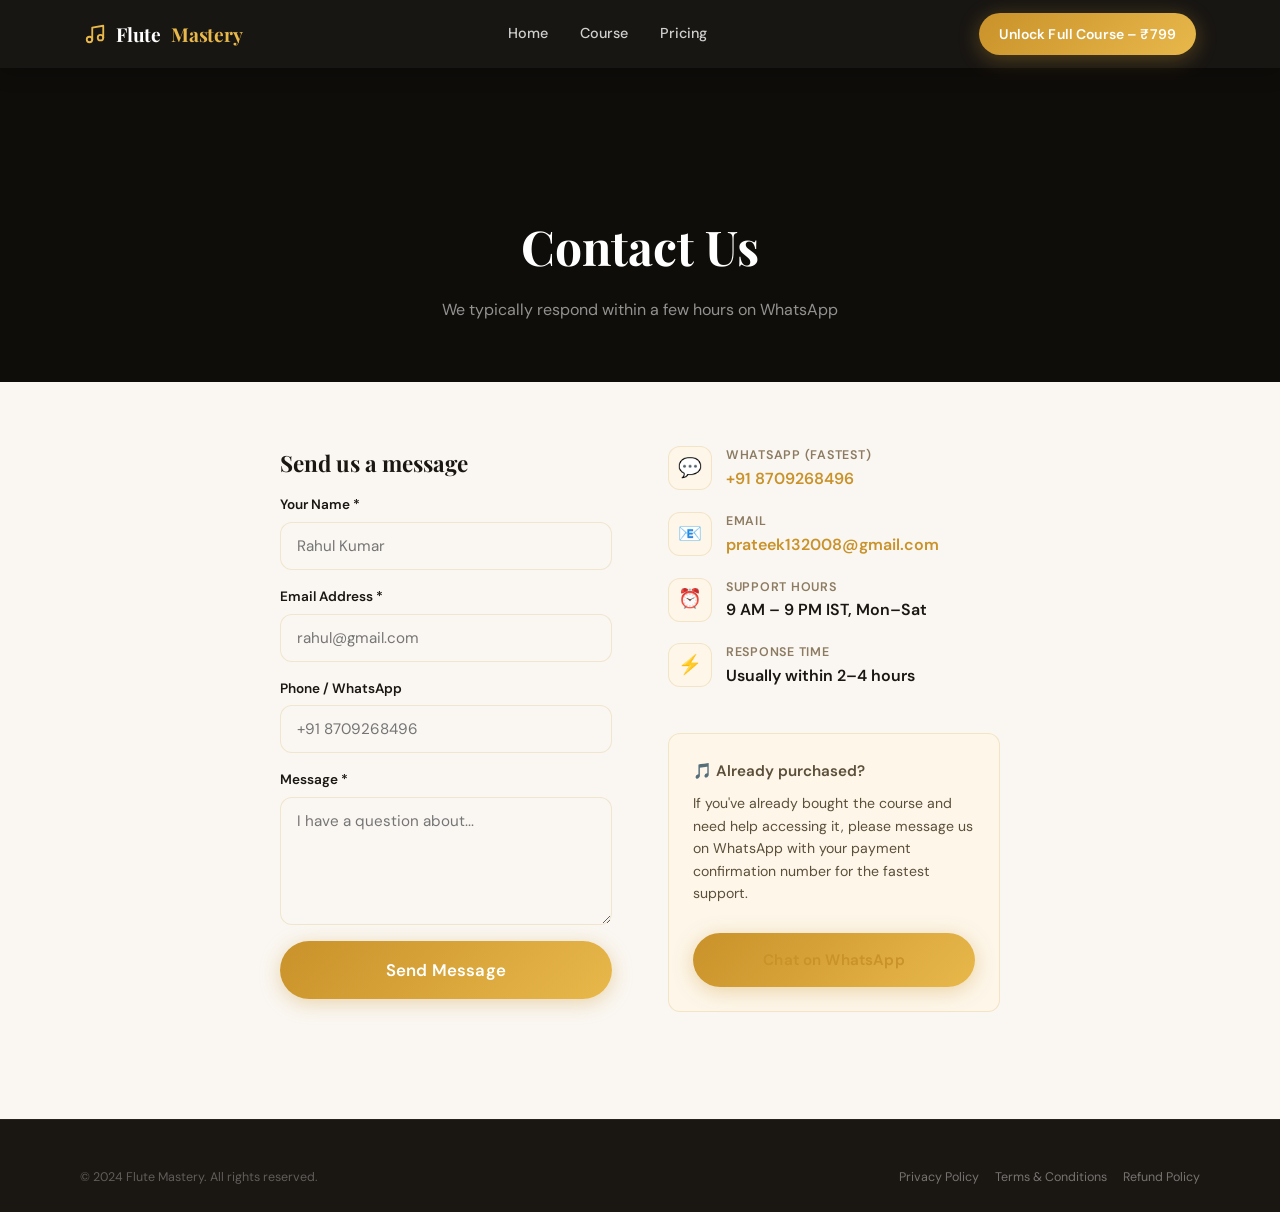
<file: contact.html>
<!DOCTYPE html>
<html lang="en">
<head>
  <meta charset="UTF-8" />
  <meta name="viewport" content="width=device-width, initial-scale=1.0" />
  <title>Contact Us — Flute Mastery</title>
  <meta name="description" content="Contact the Flute Mastery team. We're here to help with any questions about the flute course." />
  <link rel="canonical" href="https://fluteroom.store/contact.html" />
  <link rel="icon" type="image/svg+xml" href="data:image/svg+xml,<svg xmlns='http://www.w3.org/2000/svg' viewBox='0 0 100 100'><text y='.9em' font-size='90'>🎵</text></svg>" />
  <link rel="stylesheet" href="style.css" />
  <!-- META PIXEL — REPLACE YOUR_PIXEL_ID -->
  <script>
    !function(f,b,e,v,n,t,s){if(f.fbq)return;n=f.fbq=function(){n.callMethod?n.callMethod.apply(n,arguments):n.queue.push(arguments)};if(!f._fbq)f._fbq=n;n.push=n;n.loaded=!0;n.version='2.0';n.queue=[];t=b.createElement(e);t.async=!0;t.src=v;s=b.getElementsByTagName(e)[0];s.parentNode.insertBefore(t,s)}(window,document,'script','https://connect.facebook.net/en_US/fbevents.js');
    fbq('init','1001951225815875');fbq('track','PageView');
  </script>
</head>
<body>
  <nav class="nav scrolled" style="position:relative;background:rgba(15,13,10,0.96)">
    <div class="nav-inner">
      <a href="index.html" class="nav-logo">
        <svg width="22" height="22" viewBox="0 0 24 24" fill="none" stroke="currentColor" stroke-width="2" stroke-linecap="round" stroke-linejoin="round" aria-hidden="true"><path d="M9 18V5l12-2v13"/><circle cx="6" cy="18" r="3"/><circle cx="18" cy="16" r="3"/></svg>
        Flute<span>Mastery</span>
      </a>
      <div class="nav-links">
        <a href="index.html">Home</a>
        <a href="index.html#course">Course</a>
        <a href="index.html#pricing">Pricing</a>
      </div>
      <a href="index.html#pricing" class="btn btn-primary btn-sm nav-cta">Unlock Full Course – ₹799</a>
    </div>
  </nav>

  <div class="inner-hero">
    <div class="container">
      <h1>Contact Us</h1>
      <p>We typically respond within a few hours on WhatsApp</p>
    </div>
  </div>

  <div class="inner-content" style="background:var(--cream)">
    <div class="container">
      <div class="contact-grid">
        <div>
          <h2 style="margin-top:0">Send us a message</h2>
          <!--
            This is a basic contact form. To make it work, you can:
            Option A: Use Formspree.io (free) — replace the action URL
            Option B: Link to your Google Apps Script web app
          -->
          <form class="contact-form" id="contactForm" onsubmit="submitContact(event)">
            <div class="form-group">
              <label for="name">Your Name *</label>
              <input type="text" id="name" name="name" required placeholder="Rahul Kumar" />
            </div>
            <div class="form-group">
              <label for="email">Email Address *</label>
              <input type="email" id="email" name="email" required placeholder="rahul@gmail.com" />
            </div>
            <div class="form-group">
              <label for="phone">Phone / WhatsApp</label>
              <input type="tel" id="phone" name="phone" placeholder="+91 8709268496" />
            </div>
            <div class="form-group">
              <label for="message">Message *</label>
              <textarea id="message" name="message" rows="5" required placeholder="I have a question about..."></textarea>
            </div>
            <button type="submit" class="btn btn-primary btn-full btn-lg" id="submitBtn">Send Message</button>
            <p id="formStatus" style="text-align:center;margin-top:12px;font-size:0.85rem;color:var(--gold)"></p>
          </form>
        </div>

        <div class="contact-info">
          <div class="contact-info-item">
            <div class="cii-icon" aria-hidden="true">💬</div>
            <div>
              <div class="cii-label">WhatsApp (Fastest)</div>
              <!-- REPLACE with your actual WhatsApp number -->
              <div class="cii-value"><a href="https://wa.me/918709268496" style="color:var(--gold)">+91 8709268496</a></div>
            </div>
          </div>
          <div class="contact-info-item">
            <div class="cii-icon" aria-hidden="true">📧</div>
            <div>
              <div class="cii-label">Email</div>
              <!-- REPLACE with your actual email -->
              <div class="cii-value"><a href="mailto:prateek132008@gmail.com" style="color:var(--gold)">prateek132008@gmail.com</a></div>
            </div>
          </div>
          <div class="contact-info-item">
            <div class="cii-icon" aria-hidden="true">⏰</div>
            <div>
              <div class="cii-label">Support Hours</div>
              <div class="cii-value">9 AM – 9 PM IST, Mon–Sat</div>
            </div>
          </div>
          <div class="contact-info-item">
            <div class="cii-icon" aria-hidden="true">⚡</div>
            <div>
              <div class="cii-label">Response Time</div>
              <div class="cii-value">Usually within 2–4 hours</div>
            </div>
          </div>
          <div style="margin-top:24px;padding:24px;background:var(--gold-pale);border:1px solid var(--border);border-radius:var(--radius)">
            <p style="font-weight:600;margin-bottom:8px">🎵 Already purchased?</p>
            <p style="font-size:0.88rem;color:var(--text-2);line-height:1.6">If you've already bought the course and need help accessing it, please message us on WhatsApp with your payment confirmation number for the fastest support.</p>
            <!-- REPLACE with your WhatsApp number -->
            <a href="https://wa.me/918709268496?text=Hi!%20I%20purchased%20the%20Flute%20Mastery%20course%20and%20need%20help."
               class="btn btn-primary btn-full" style="margin-top:16px" target="_blank" rel="noopener">
              Chat on WhatsApp
            </a>
          </div>
        </div>
      </div>
    </div>
  </div>

  <footer>
    <div class="container">
      <div class="footer-bottom" style="border-top:none;padding-top:0">
        <p>© 2024 Flute Mastery. All rights reserved.</p>
        <div style="display:flex;gap:16px;flex-wrap:wrap">
          <a href="privacy-policy.html" style="color:rgba(255,255,255,0.4);font-size:0.78rem">Privacy Policy</a>
          <a href="terms-and-conditions.html" style="color:rgba(255,255,255,0.4);font-size:0.78rem">Terms &amp; Conditions</a>
          <a href="refund-policy.html" style="color:rgba(255,255,255,0.4);font-size:0.78rem">Refund Policy</a>
        </div>
      </div>
    </div>
  </footer>

  <script src="script.js"></script>
  <script>
    function submitContact(e) {
      e.preventDefault();
      const btn = document.getElementById('submitBtn');
      const status = document.getElementById('formStatus');
      btn.textContent = 'Sending…';
      btn.disabled = true;

      /*
        TO MAKE THIS FORM WORK:
        Option A (Easiest): Use Formspree.io
          1. Go to formspree.io and sign up for free
          2. Create a new form and copy your form endpoint
          3. Replace fetch URL below with your Formspree URL
          e.g.: fetch('https://formspree.io/f/YOUR_FORM_ID', ...)

        Option B: Use your Google Apps Script URL (same as payment script)
      */
      const data = {
        name: document.getElementById('name').value,
        email: document.getElementById('email').value,
        phone: document.getElementById('phone').value,
        message: document.getElementById('message').value,
        type: 'contact_form',
      };

      /* REPLACE with your Formspree URL or Google Script URL */
      fetch('https://formspree.io/f/YOUR_FORM_ID', {
        method: 'POST',
        headers: { 'Content-Type': 'application/json', 'Accept': 'application/json' },
        body: JSON.stringify(data),
      })
      .then(function(r) {
        if (r.ok) {
          status.textContent = '✅ Message sent! We\'ll reply within a few hours.';
          document.getElementById('contactForm').reset();
        } else {
          throw new Error('Failed');
        }
      })
      .catch(function() {
        status.textContent = 'Could not send. Please WhatsApp us directly.';
        status.style.color = '#EF4444';
      })
      .finally(function() {
        btn.textContent = 'Send Message';
        btn.disabled = false;
      });
    }
  </script>
</body>
</html>
</file>
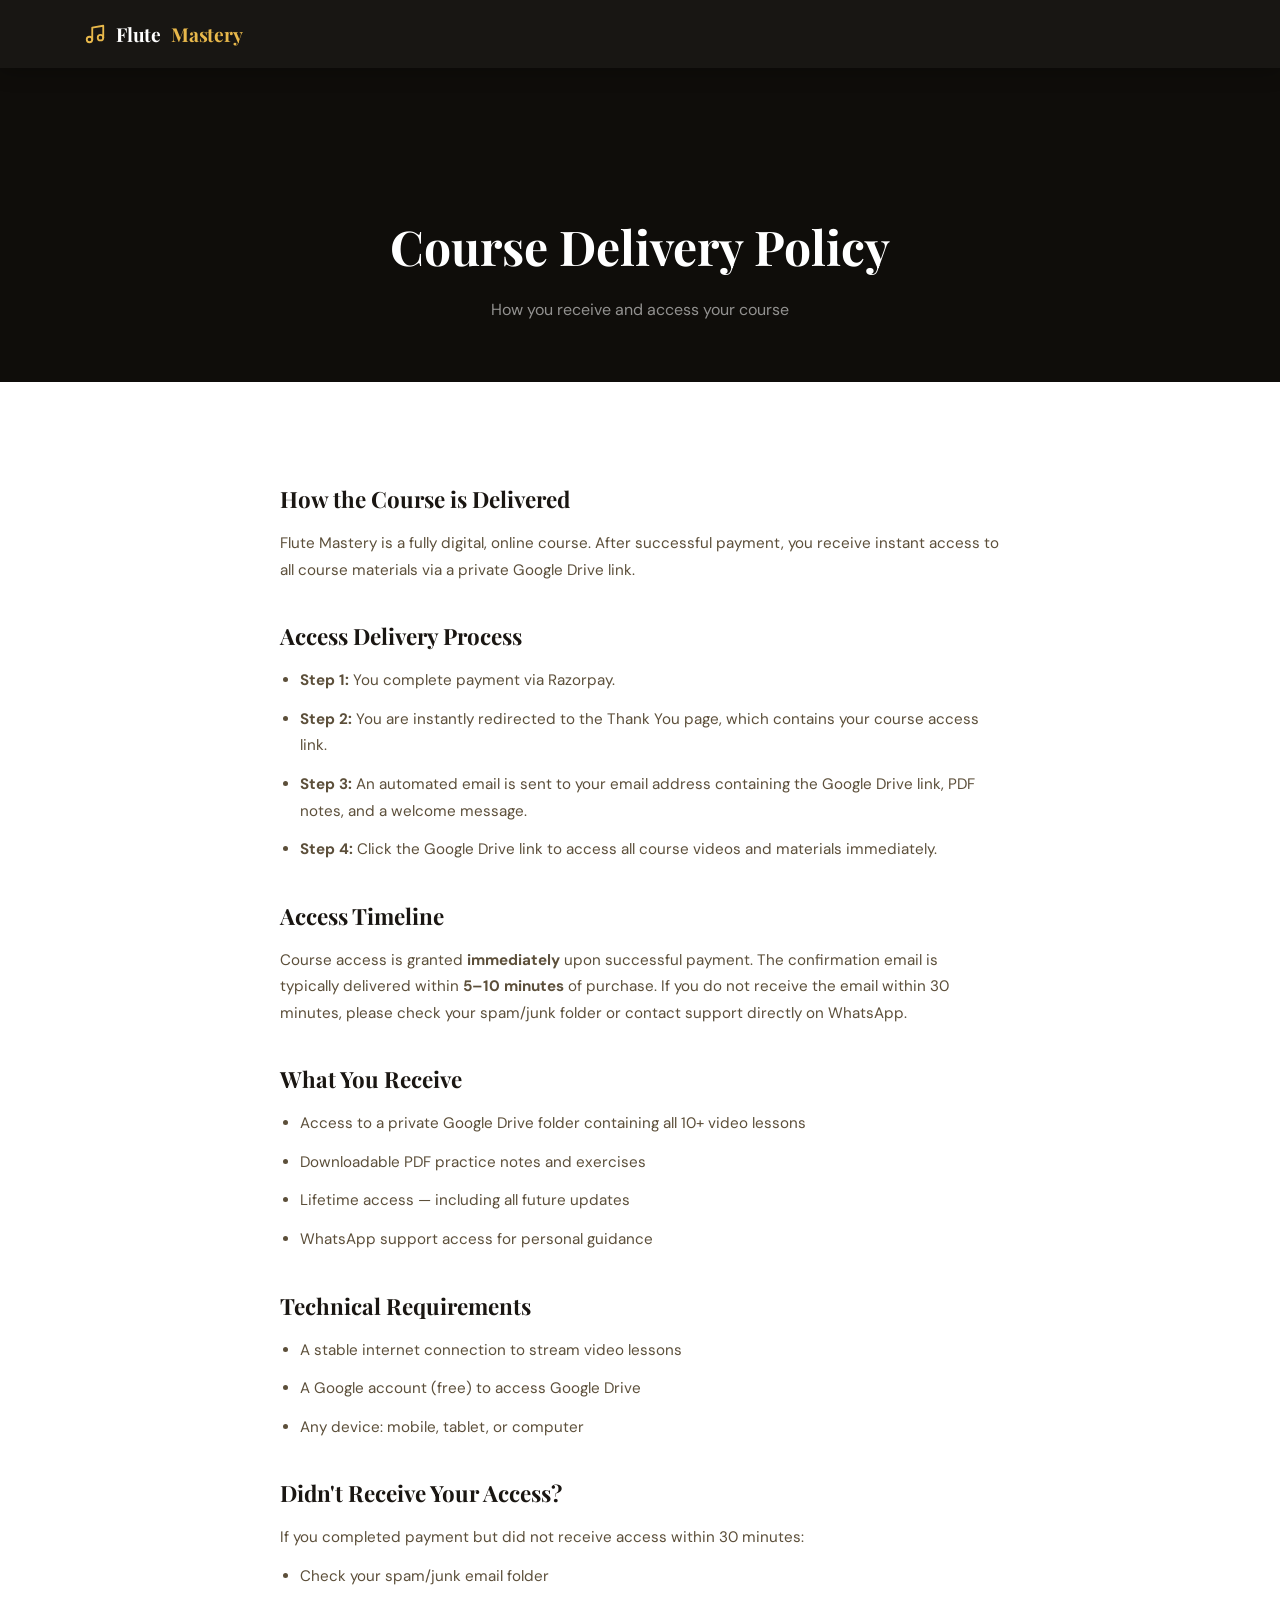
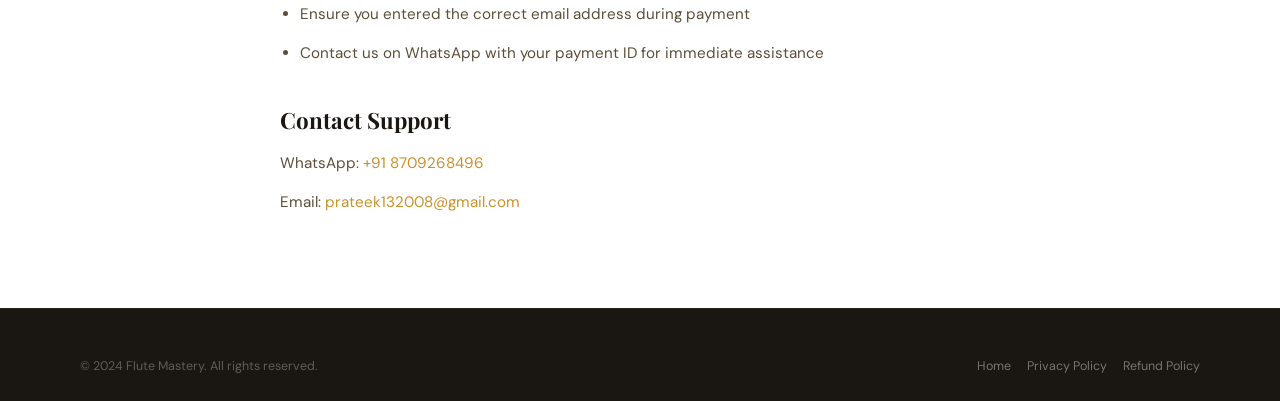
<file: course-delivery.html>
<!DOCTYPE html>
<html lang="en">
<head>
  <meta charset="UTF-8" />
  <meta name="viewport" content="width=device-width, initial-scale=1.0" />
  <title>Course Delivery Policy — Flute Mastery</title>
  <meta name="robots" content="noindex" />
  <link rel="icon" type="image/svg+xml" href="data:image/svg+xml,<svg xmlns='http://www.w3.org/2000/svg' viewBox='0 0 100 100'><text y='.9em' font-size='90'>🎵</text></svg>" />
  <link rel="stylesheet" href="style.css" />
</head>
<body>
  <nav class="nav scrolled" style="position:relative;background:rgba(15,13,10,0.96)">
    <div class="nav-inner">
      <a href="index.html" class="nav-logo">
        <svg width="22" height="22" viewBox="0 0 24 24" fill="none" stroke="currentColor" stroke-width="2" stroke-linecap="round" stroke-linejoin="round" aria-hidden="true"><path d="M9 18V5l12-2v13"/><circle cx="6" cy="18" r="3"/><circle cx="18" cy="16" r="3"/></svg>
        Flute<span>Mastery</span>
      </a>
    </div>
  </nav>
  <div class="inner-hero"><div class="container"><h1>Course Delivery Policy</h1><p>How you receive and access your course</p></div></div>
  <div class="inner-content">
    <div class="container">
      <h2>How the Course is Delivered</h2>
      <p>Flute Mastery is a fully digital, online course. After successful payment, you receive instant access to all course materials via a private Google Drive link.</p>

      <h2>Access Delivery Process</h2>
      <ul>
        <li><strong>Step 1:</strong> You complete payment via Razorpay.</li>
        <li><strong>Step 2:</strong> You are instantly redirected to the Thank You page, which contains your course access link.</li>
        <li><strong>Step 3:</strong> An automated email is sent to your email address containing the Google Drive link, PDF notes, and a welcome message.</li>
        <li><strong>Step 4:</strong> Click the Google Drive link to access all course videos and materials immediately.</li>
      </ul>

      <h2>Access Timeline</h2>
      <p>Course access is granted <strong>immediately</strong> upon successful payment. The confirmation email is typically delivered within <strong>5–10 minutes</strong> of purchase. If you do not receive the email within 30 minutes, please check your spam/junk folder or contact support directly on WhatsApp.</p>

      <h2>What You Receive</h2>
      <ul>
        <li>Access to a private Google Drive folder containing all 10+ video lessons</li>
        <li>Downloadable PDF practice notes and exercises</li>
        <li>Lifetime access — including all future updates</li>
        <li>WhatsApp support access for personal guidance</li>
      </ul>

      <h2>Technical Requirements</h2>
      <ul>
        <li>A stable internet connection to stream video lessons</li>
        <li>A Google account (free) to access Google Drive</li>
        <li>Any device: mobile, tablet, or computer</li>
      </ul>

      <h2>Didn't Receive Your Access?</h2>
      <p>If you completed payment but did not receive access within 30 minutes:</p>
      <ul>
        <li>Check your spam/junk email folder</li>
        <li>Ensure you entered the correct email address during payment</li>
        <li>Contact us on WhatsApp with your payment ID for immediate assistance</li>
      </ul>

      <h2>Contact Support</h2>
      <!-- REPLACE with your details -->
      <p>WhatsApp: <a href="https://wa.me/918709268496">+91 8709268496</a></p>
      <p>Email: <a href="mailto:prateek132008@gmail.com">prateek132008@gmail.com</a></p>
    </div>
  </div>
  <footer><div class="container"><div class="footer-bottom" style="border-top:none;padding-top:0"><p>© 2024 Flute Mastery. All rights reserved.</p><div style="display:flex;gap:16px"><a href="index.html" style="color:rgba(255,255,255,0.4);font-size:0.78rem">Home</a><a href="privacy-policy.html" style="color:rgba(255,255,255,0.4);font-size:0.78rem">Privacy Policy</a><a href="refund-policy.html" style="color:rgba(255,255,255,0.4);font-size:0.78rem">Refund Policy</a></div></div></div></footer>
</body>
</html>
</file>
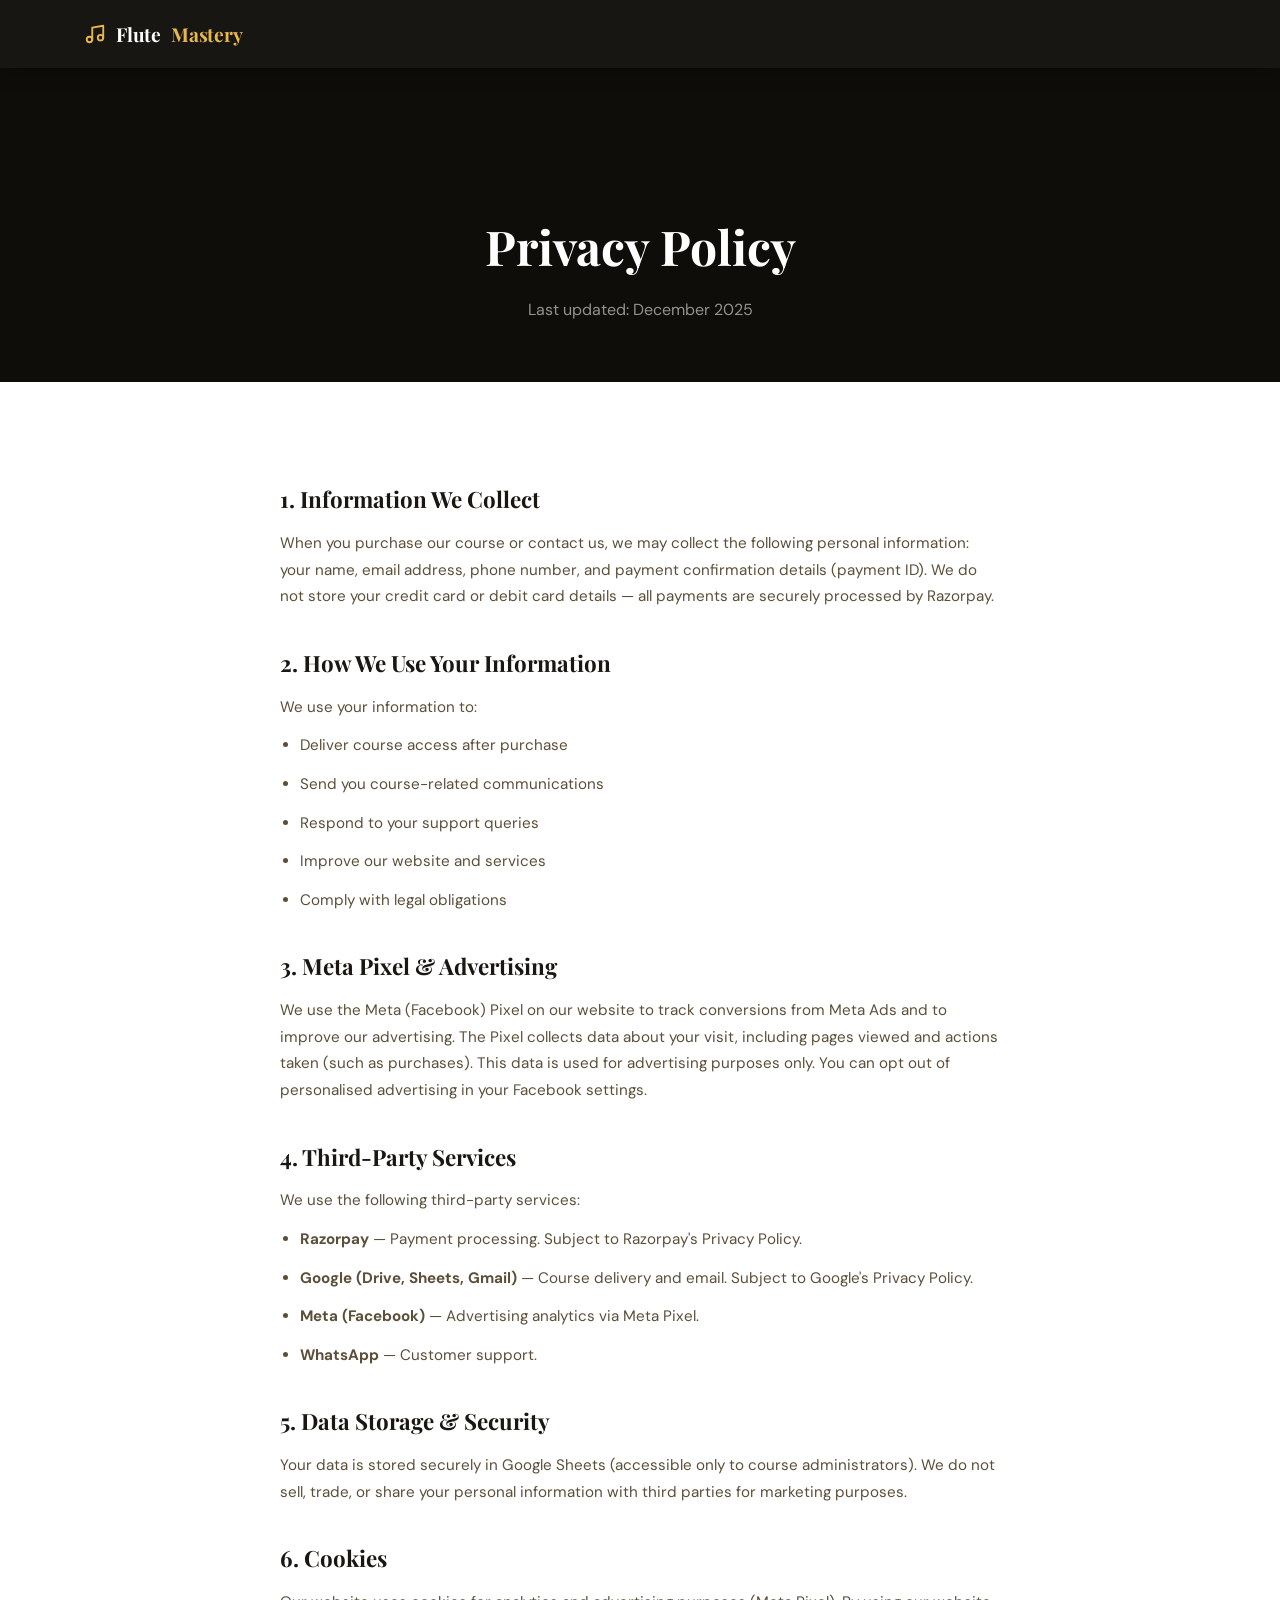
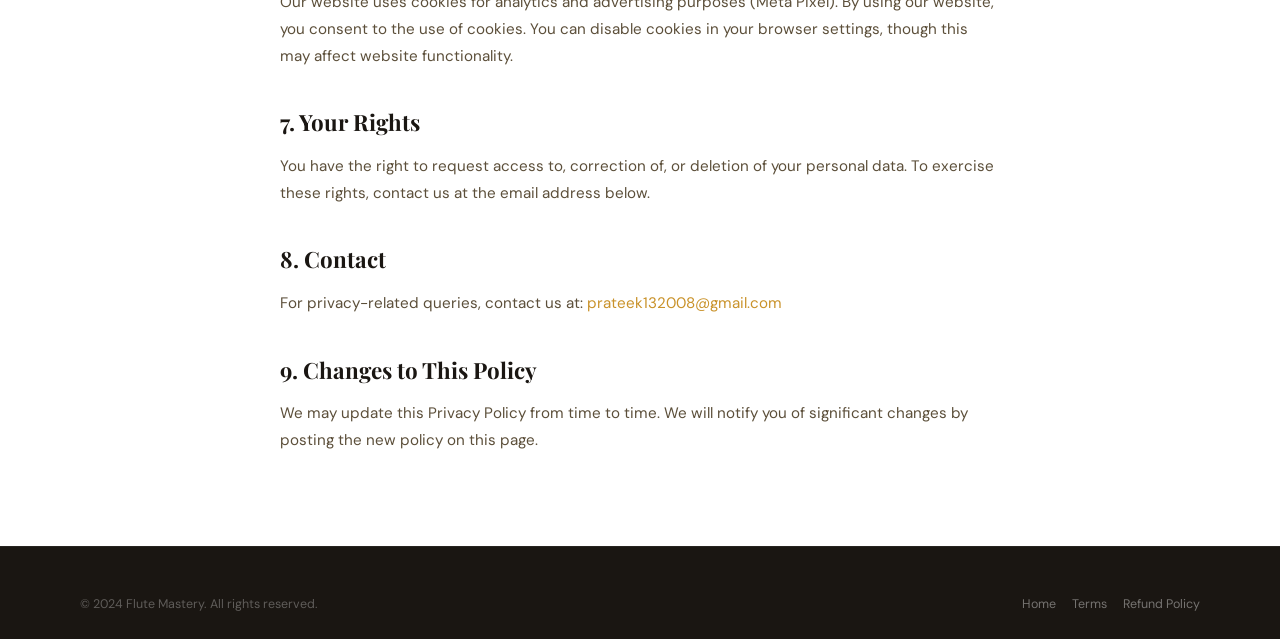
<file: privacy-policy.html>
<!DOCTYPE html>
<html lang="en">
<head>
  <meta charset="UTF-8" />
  <meta name="viewport" content="width=device-width, initial-scale=1.0" />
  <title>Privacy Policy — Flute Mastery</title>
  <meta name="robots" content="noindex" />
  <link rel="icon" type="image/svg+xml" href="data:image/svg+xml,<svg xmlns='http://www.w3.org/2000/svg' viewBox='0 0 100 100'><text y='.9em' font-size='90'>🎵</text></svg>" />
  <link rel="stylesheet" href="style.css" />
</head>
<body>
  <nav class="nav scrolled" style="position:relative;background:rgba(15,13,10,0.96)">
    <div class="nav-inner">
      <a href="index.html" class="nav-logo">
        <svg width="22" height="22" viewBox="0 0 24 24" fill="none" stroke="currentColor" stroke-width="2" stroke-linecap="round" stroke-linejoin="round" aria-hidden="true"><path d="M9 18V5l12-2v13"/><circle cx="6" cy="18" r="3"/><circle cx="18" cy="16" r="3"/></svg>
        Flute<span>Mastery</span>
      </a>
    </div>
  </nav>
  <div class="inner-hero"><div class="container"><h1>Privacy Policy</h1><p>Last updated: December 2025</p></div></div>
  <div class="inner-content">
    <div class="container">
      <h2>1. Information We Collect</h2>
      <p>When you purchase our course or contact us, we may collect the following personal information: your name, email address, phone number, and payment confirmation details (payment ID). We do not store your credit card or debit card details — all payments are securely processed by Razorpay.</p>

      <h2>2. How We Use Your Information</h2>
      <p>We use your information to:</p>
      <ul>
        <li>Deliver course access after purchase</li>
        <li>Send you course-related communications</li>
        <li>Respond to your support queries</li>
        <li>Improve our website and services</li>
        <li>Comply with legal obligations</li>
      </ul>

      <h2>3. Meta Pixel &amp; Advertising</h2>
      <p>We use the Meta (Facebook) Pixel on our website to track conversions from Meta Ads and to improve our advertising. The Pixel collects data about your visit, including pages viewed and actions taken (such as purchases). This data is used for advertising purposes only. You can opt out of personalised advertising in your Facebook settings.</p>

      <h2>4. Third-Party Services</h2>
      <p>We use the following third-party services:</p>
      <ul>
        <li><strong>Razorpay</strong> — Payment processing. Subject to Razorpay's Privacy Policy.</li>
        <li><strong>Google (Drive, Sheets, Gmail)</strong> — Course delivery and email. Subject to Google's Privacy Policy.</li>
        <li><strong>Meta (Facebook)</strong> — Advertising analytics via Meta Pixel.</li>
        <li><strong>WhatsApp</strong> — Customer support.</li>
      </ul>

      <h2>5. Data Storage &amp; Security</h2>
      <p>Your data is stored securely in Google Sheets (accessible only to course administrators). We do not sell, trade, or share your personal information with third parties for marketing purposes.</p>

      <h2>6. Cookies</h2>
      <p>Our website uses cookies for analytics and advertising purposes (Meta Pixel). By using our website, you consent to the use of cookies. You can disable cookies in your browser settings, though this may affect website functionality.</p>

      <h2>7. Your Rights</h2>
      <p>You have the right to request access to, correction of, or deletion of your personal data. To exercise these rights, contact us at the email address below.</p>

      <h2>8. Contact</h2>
      <!-- REPLACE with your details -->
      <p>For privacy-related queries, contact us at: <a href="mailto:prateek132008@gmail.com">prateek132008@gmail.com</a></p>

      <h2>9. Changes to This Policy</h2>
      <p>We may update this Privacy Policy from time to time. We will notify you of significant changes by posting the new policy on this page.</p>
    </div>
  </div>
  <footer><div class="container"><div class="footer-bottom" style="border-top:none;padding-top:0"><p>© 2024 Flute Mastery. All rights reserved.</p><div style="display:flex;gap:16px"><a href="index.html" style="color:rgba(255,255,255,0.4);font-size:0.78rem">Home</a><a href="terms-and-conditions.html" style="color:rgba(255,255,255,0.4);font-size:0.78rem">Terms</a><a href="refund-policy.html" style="color:rgba(255,255,255,0.4);font-size:0.78rem">Refund Policy</a></div></div></div></footer>
</body>
</html>
</file>
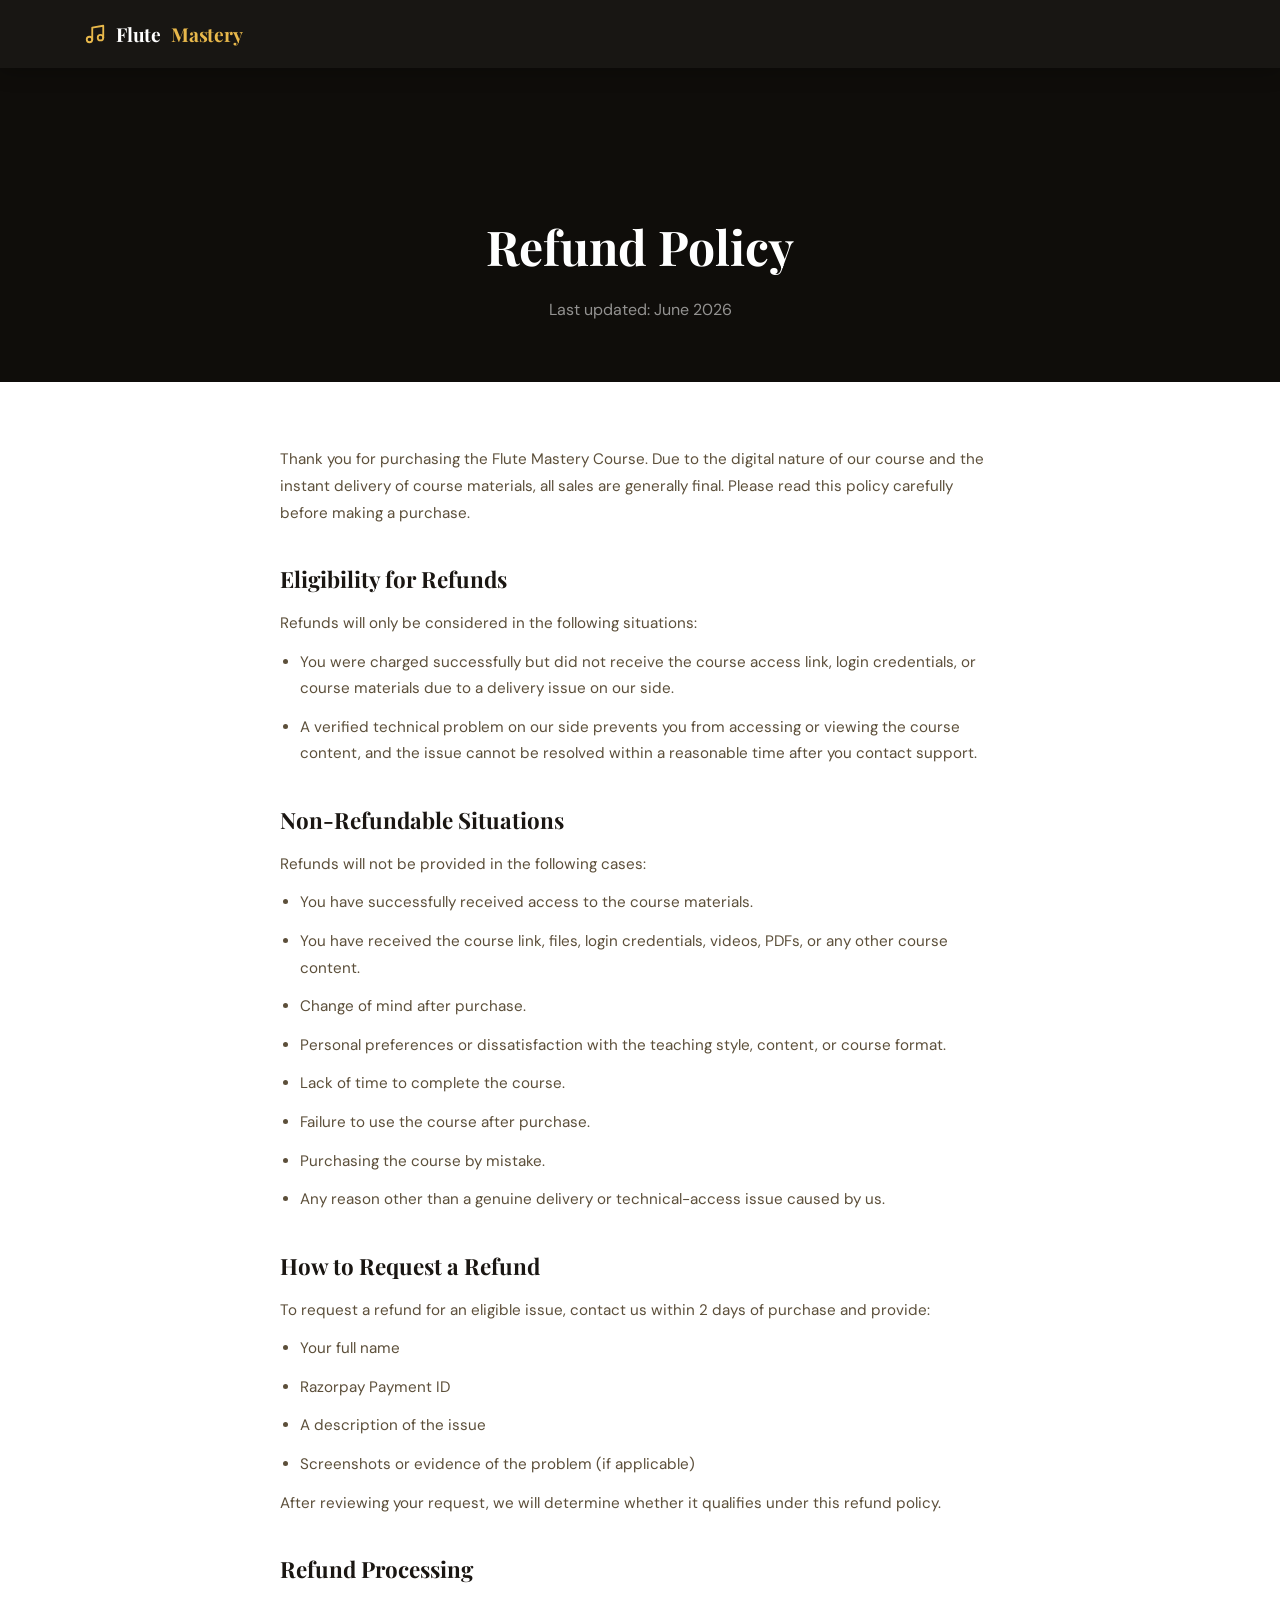
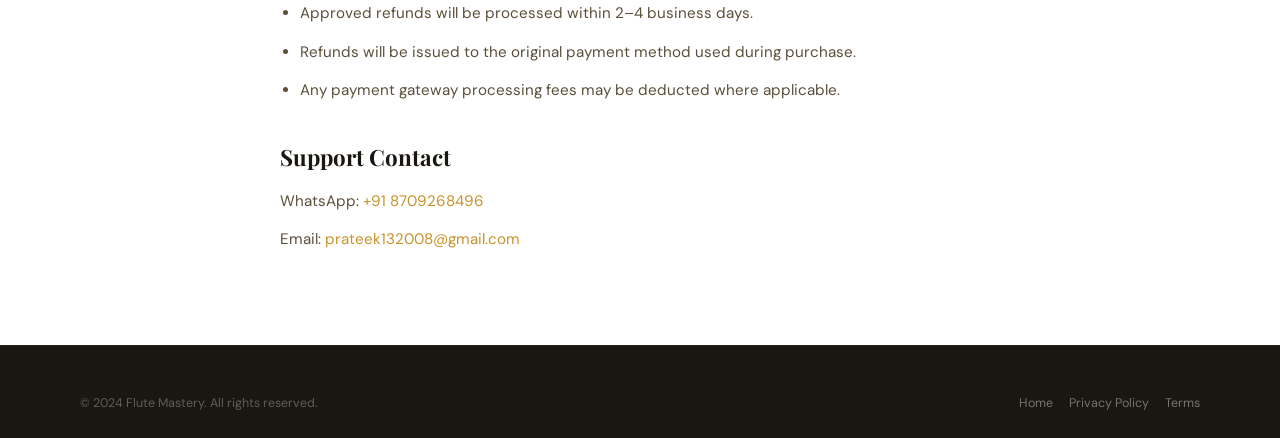
<file: refund-policy.html>
<!DOCTYPE html>
<html lang="en">
<head>
  <meta charset="UTF-8" />
  <meta name="viewport" content="width=device-width, initial-scale=1.0" />
  <title>Refund Policy — Flute Mastery</title>
  <meta name="robots" content="noindex" />
  <link rel="icon" type="image/svg+xml" href="data:image/svg+xml,<svg xmlns='http://www.w3.org/2000/svg' viewBox='0 0 100 100'><text y='.9em' font-size='90'>🎵</text></svg>" />
  <link rel="stylesheet" href="style.css" />
</head>
<body>
  <nav class="nav scrolled" style="position:relative;background:rgba(15,13,10,0.96)">
    <div class="nav-inner">
      <a href="index.html" class="nav-logo">
        <svg width="22" height="22" viewBox="0 0 24 24" fill="none" stroke="currentColor" stroke-width="2" stroke-linecap="round" stroke-linejoin="round" aria-hidden="true"><path d="M9 18V5l12-2v13"/><circle cx="6" cy="18" r="3"/><circle cx="18" cy="16" r="3"/></svg>
        Flute<span>Mastery</span>
      </a>
    </div>
  </nav>
  <div class="inner-hero"><div class="container"><h1>Refund Policy</h1><p>Last updated: June 2026</p></div></div>
  <div class="inner-content">
    <div class="container">
      <p>Thank you for purchasing the Flute Mastery Course. Due to the digital nature of our course and the instant delivery of course materials, all sales are generally final. Please read this policy carefully before making a purchase.</p>

      <h2>Eligibility for Refunds</h2>
      <p>Refunds will only be considered in the following situations:</p>
      <ul>
        <li>You were charged successfully but did not receive the course access link, login credentials, or course materials due to a delivery issue on our side.</li>
        <li>A verified technical problem on our side prevents you from accessing or viewing the course content, and the issue cannot be resolved within a reasonable time after you contact support.</li>
      </ul>

      <h2>Non-Refundable Situations</h2>
      <p>Refunds will not be provided in the following cases:</p>
      <ul>
        <li>You have successfully received access to the course materials.</li>
        <li>You have received the course link, files, login credentials, videos, PDFs, or any other course content.</li>
        <li>Change of mind after purchase.</li>
        <li>Personal preferences or dissatisfaction with the teaching style, content, or course format.</li>
        <li>Lack of time to complete the course.</li>
        <li>Failure to use the course after purchase.</li>
        <li>Purchasing the course by mistake.</li>
        <li>Any reason other than a genuine delivery or technical-access issue caused by us.</li>
      </ul>

      <h2>How to Request a Refund</h2>
      <p>To request a refund for an eligible issue, contact us within 2 days of purchase and provide:</p>
      <ul>
        <li>Your full name</li>
        <li>Razorpay Payment ID</li>
        <li>A description of the issue</li>
        <li>Screenshots or evidence of the problem (if applicable)</li>
      </ul>
      <p>After reviewing your request, we will determine whether it qualifies under this refund policy.</p>

      <h2>Refund Processing</h2>
      <ul>
        <li>Approved refunds will be processed within 2–4 business days.</li>
        <li>Refunds will be issued to the original payment method used during purchase.</li>
        <li>Any payment gateway processing fees may be deducted where applicable.</li>
      </ul>

      <h2>Support Contact</h2>
      <p>WhatsApp: <a href="https://wa.me/918709268496">+91 8709268496</a></p>
      <p>Email: <a href="mailto:prateek132008@gmail.com">prateek132008@gmail.com</a></p>
    </div>
  </div>
  <footer><div class="container"><div class="footer-bottom" style="border-top:none;padding-top:0"><p>© 2024 Flute Mastery. All rights reserved.</p><div style="display:flex;gap:16px"><a href="index.html" style="color:rgba(255,255,255,0.4);font-size:0.78rem">Home</a><a href="privacy-policy.html" style="color:rgba(255,255,255,0.4);font-size:0.78rem">Privacy Policy</a><a href="terms-and-conditions.html" style="color:rgba(255,255,255,0.4);font-size:0.78rem">Terms</a></div></div></div></footer>
</body>
</html>
</file>
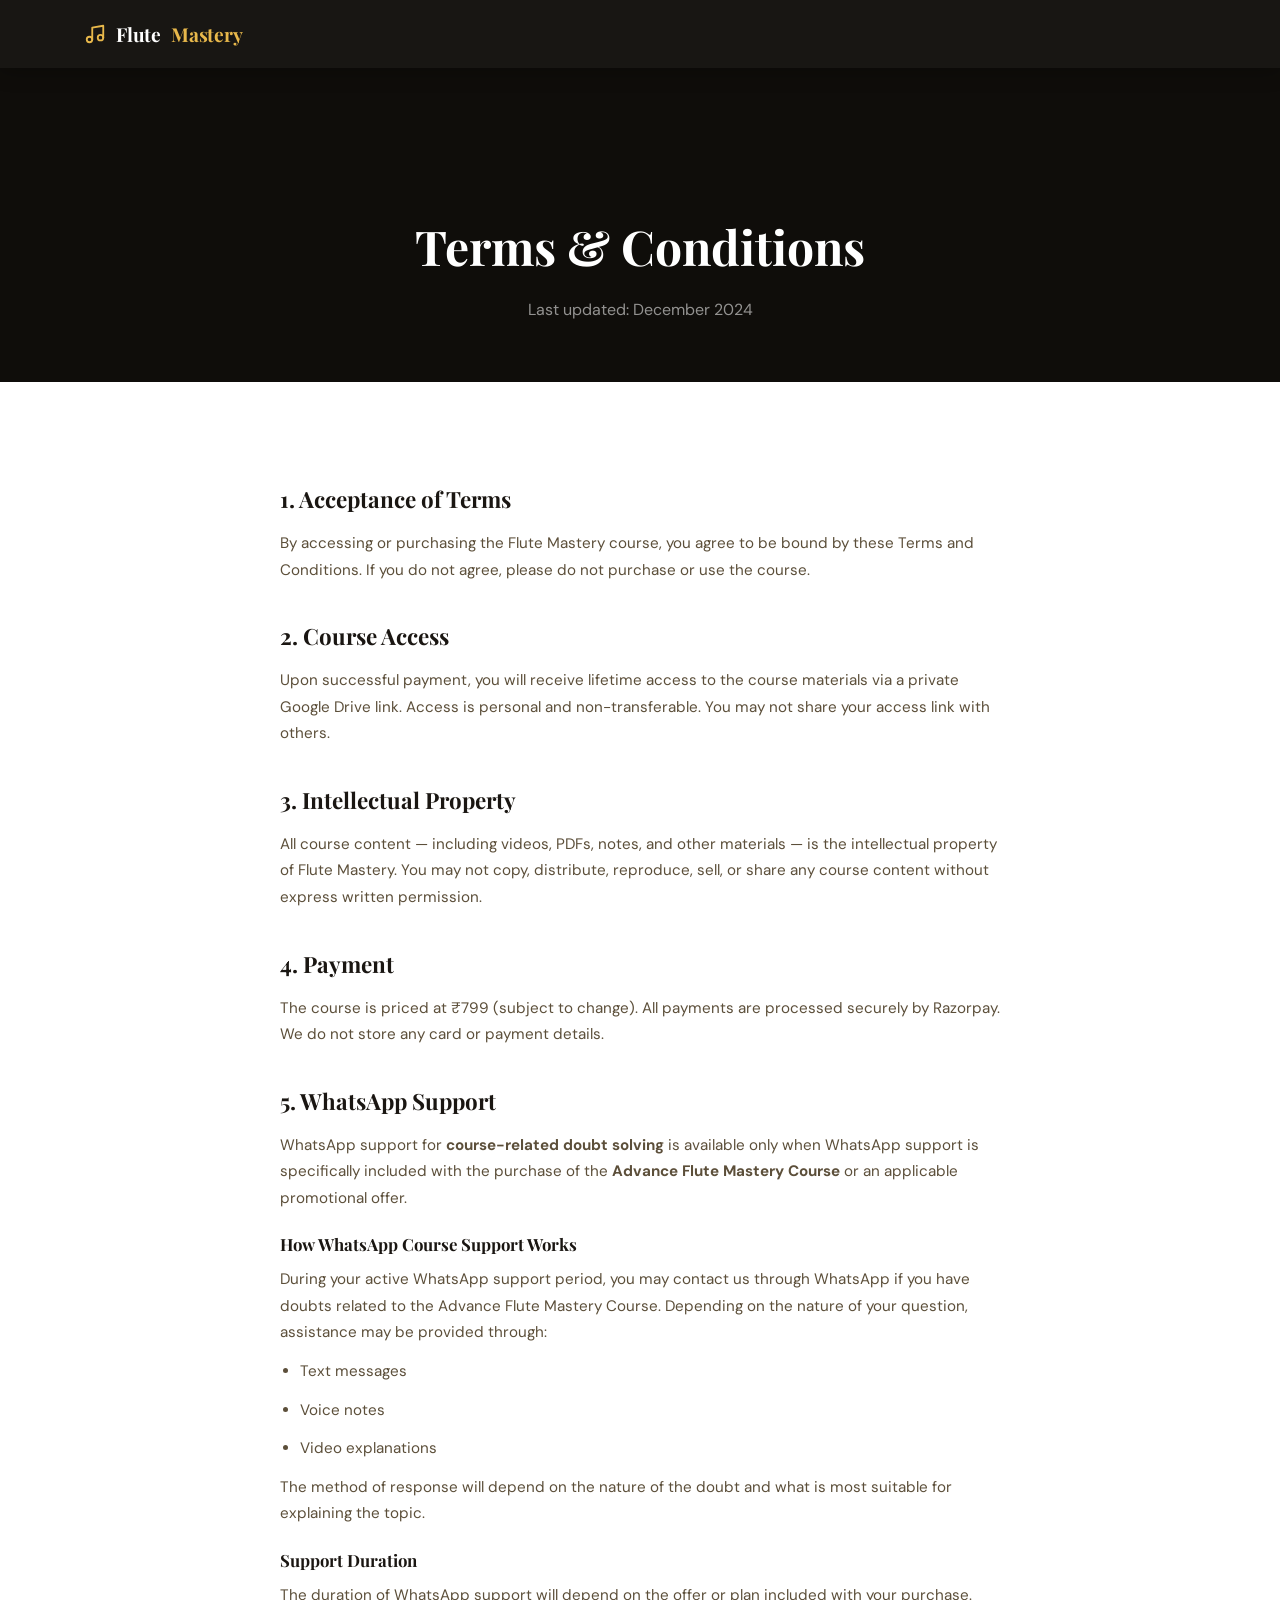
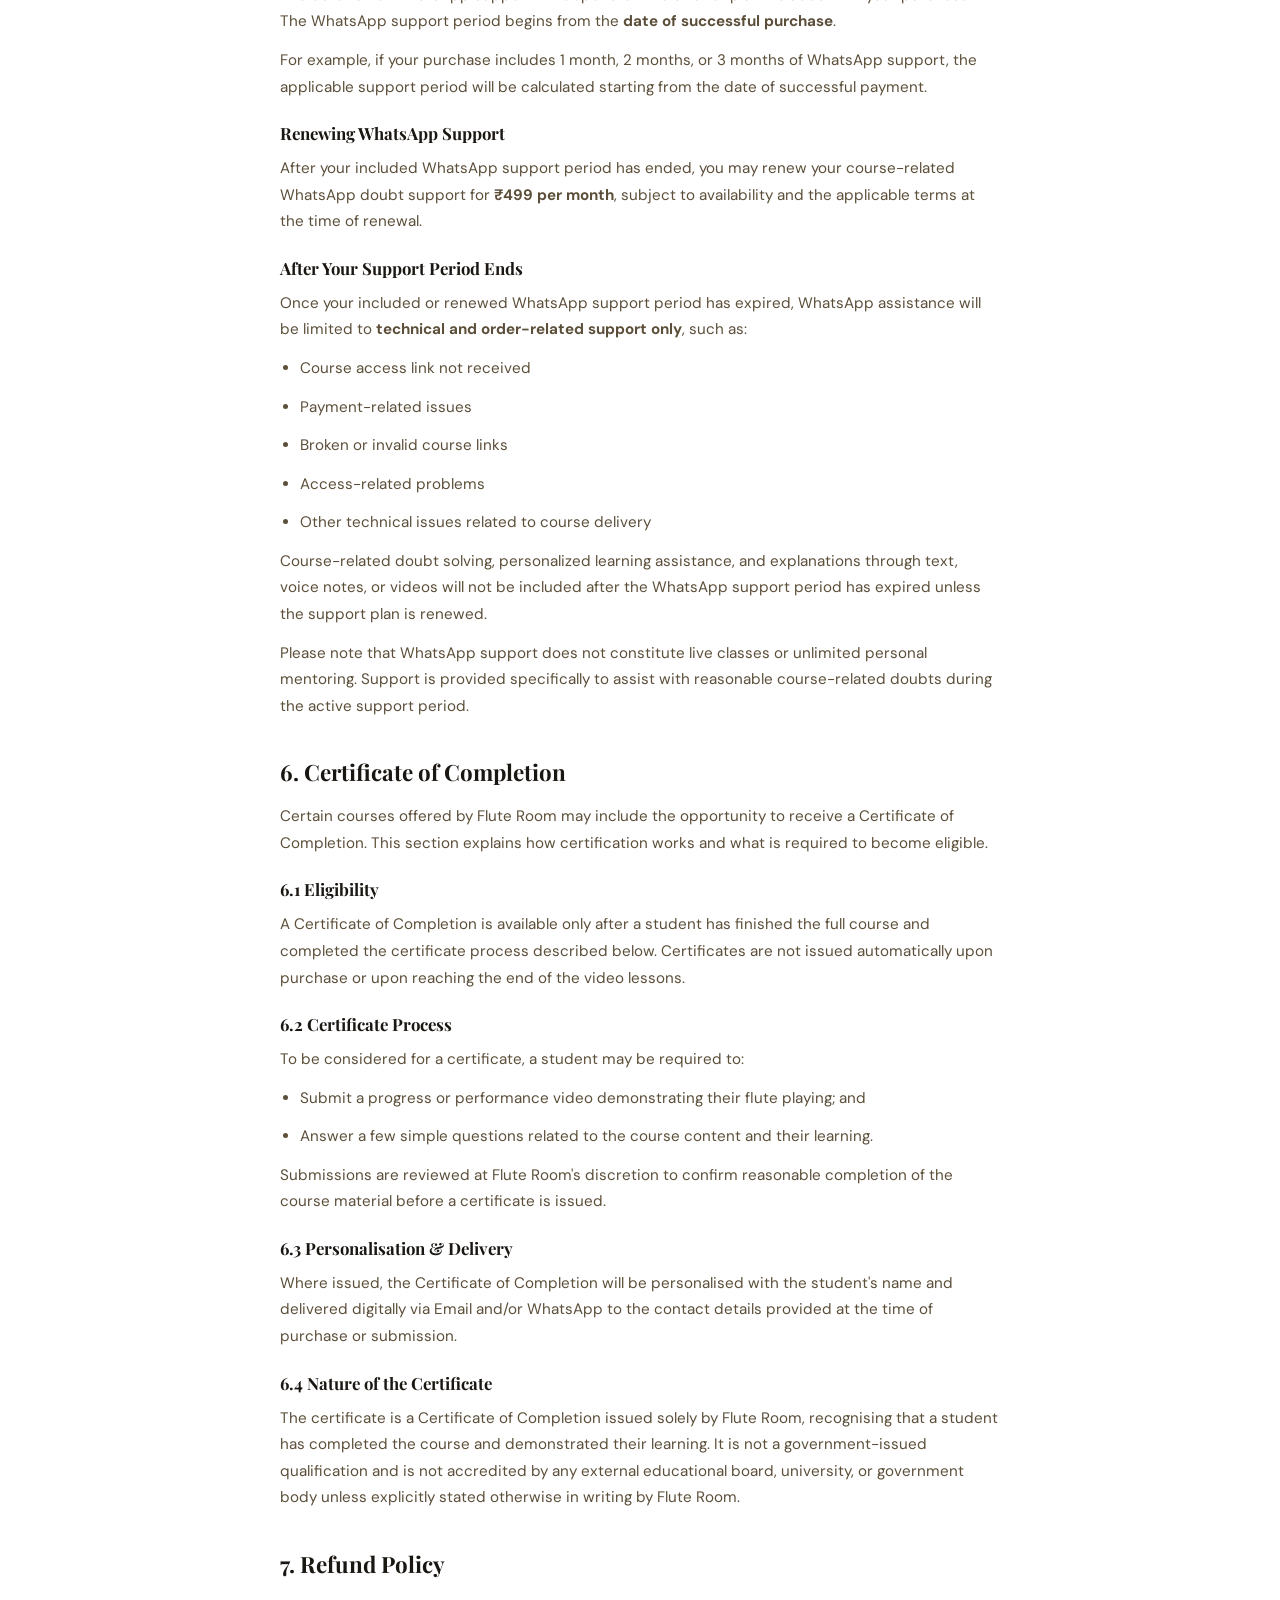
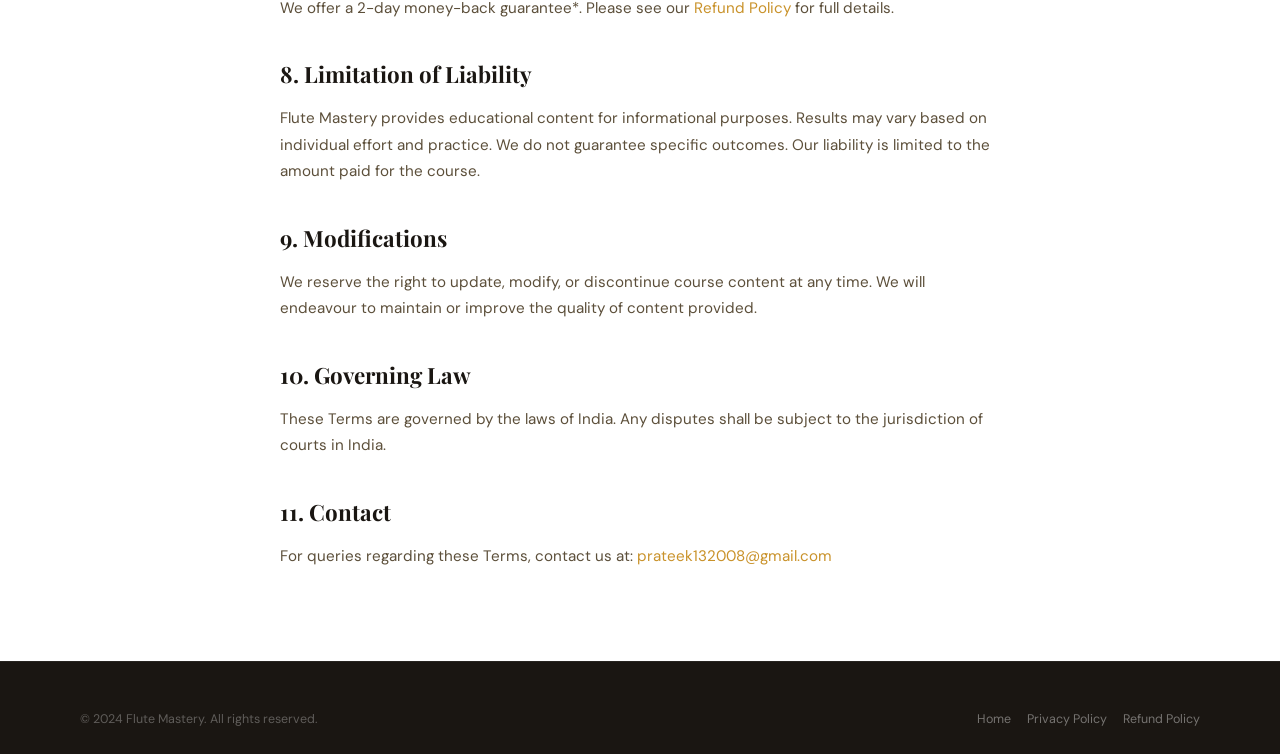
<file: terms-and-conditions.html>
<!DOCTYPE html>
<html lang="en">
<head>
  <meta charset="UTF-8" />
  <meta name="viewport" content="width=device-width, initial-scale=1.0" />
  <title>Terms &amp; Conditions — Flute Mastery</title>
  <meta name="robots" content="noindex" />
  <link rel="icon" type="image/svg+xml" href="data:image/svg+xml,<svg xmlns='http://www.w3.org/2000/svg' viewBox='0 0 100 100'><text y='.9em' font-size='90'>🎵</text></svg>" />
  <link rel="stylesheet" href="style.css" />
</head>
<body>
  <nav class="nav scrolled" style="position:relative;background:rgba(15,13,10,0.96)">
    <div class="nav-inner">
      <a href="index.html" class="nav-logo">
        <svg width="22" height="22" viewBox="0 0 24 24" fill="none" stroke="currentColor" stroke-width="2" stroke-linecap="round" stroke-linejoin="round" aria-hidden="true"><path d="M9 18V5l12-2v13"/><circle cx="6" cy="18" r="3"/><circle cx="18" cy="16" r="3"/></svg>
        Flute<span>Mastery</span>
      </a>
    </div>
  </nav>
  <div class="inner-hero"><div class="container"><h1>Terms &amp; Conditions</h1><p>Last updated: December 2024</p></div></div>
  <div class="inner-content">
    <div class="container">
      <h2>1. Acceptance of Terms</h2>
      <p>By accessing or purchasing the Flute Mastery course, you agree to be bound by these Terms and Conditions. If you do not agree, please do not purchase or use the course.</p>

      <h2>2. Course Access</h2>
      <p>Upon successful payment, you will receive lifetime access to the course materials via a private Google Drive link. Access is personal and non-transferable. You may not share your access link with others.</p>

      <h2>3. Intellectual Property</h2>
      <p>All course content — including videos, PDFs, notes, and other materials — is the intellectual property of Flute Mastery. You may not copy, distribute, reproduce, sell, or share any course content without express written permission.</p>

      <h2>4. Payment</h2>
      <p>The course is priced at ₹799 (subject to change). All payments are processed securely by Razorpay. We do not store any card or payment details.</p>

      <h2>5. WhatsApp Support</h2>

<p>WhatsApp support for <strong>course-related doubt solving</strong> is available only when WhatsApp support is specifically included with the purchase of the <strong>Advance Flute Mastery Course</strong> or an applicable promotional offer.</p>

<h3>How WhatsApp Course Support Works</h3>

<p>During your active WhatsApp support period, you may contact us through WhatsApp if you have doubts related to the Advance Flute Mastery Course. Depending on the nature of your question, assistance may be provided through:</p>

<ul>
  <li>Text messages</li>
  <li>Voice notes</li>
  <li>Video explanations</li>
</ul>

<p>The method of response will depend on the nature of the doubt and what is most suitable for explaining the topic.</p>

<h3>Support Duration</h3>

<p>The duration of WhatsApp support will depend on the offer or plan included with your purchase. The WhatsApp support period begins from the <strong>date of successful purchase</strong>.</p>

<p>For example, if your purchase includes 1 month, 2 months, or 3 months of WhatsApp support, the applicable support period will be calculated starting from the date of successful payment.</p>

<h3>Renewing WhatsApp Support</h3>

<p>After your included WhatsApp support period has ended, you may renew your course-related WhatsApp doubt support for <strong>₹499 per month</strong>, subject to availability and the applicable terms at the time of renewal.</p>

<h3>After Your Support Period Ends</h3>

<p>Once your included or renewed WhatsApp support period has expired, WhatsApp assistance will be limited to <strong>technical and order-related support only</strong>, such as:</p>

<ul>
  <li>Course access link not received</li>
  <li>Payment-related issues</li>
  <li>Broken or invalid course links</li>
  <li>Access-related problems</li>
  <li>Other technical issues related to course delivery</li>
</ul>

<p>Course-related doubt solving, personalized learning assistance, and explanations through text, voice notes, or videos will not be included after the WhatsApp support period has expired unless the support plan is renewed.</p>

<p>Please note that WhatsApp support does not constitute live classes or unlimited personal mentoring. Support is provided specifically to assist with reasonable course-related doubts during the active support period.</p>

      <h2>6. Certificate of Completion</h2>
      <p>Certain courses offered by Flute Room may include the opportunity to receive a Certificate of Completion. This section explains how certification works and what is required to become eligible.</p>

      <h3>6.1 Eligibility</h3>
      <p>A Certificate of Completion is available only after a student has finished the full course and completed the certificate process described below. Certificates are not issued automatically upon purchase or upon reaching the end of the video lessons.</p>

      <h3>6.2 Certificate Process</h3>
      <p>To be considered for a certificate, a student may be required to:</p>
      <ul>
        <li>Submit a progress or performance video demonstrating their flute playing; and</li>
        <li>Answer a few simple questions related to the course content and their learning.</li>
      </ul>
      <p>Submissions are reviewed at Flute Room's discretion to confirm reasonable completion of the course material before a certificate is issued.</p>

      <h3>6.3 Personalisation &amp; Delivery</h3>
      <p>Where issued, the Certificate of Completion will be personalised with the student's name and delivered digitally via Email and/or WhatsApp to the contact details provided at the time of purchase or submission.</p>

      <h3>6.4 Nature of the Certificate</h3>
      <p>The certificate is a Certificate of Completion issued solely by Flute Room, recognising that a student has completed the course and demonstrated their learning. It is not a government-issued qualification and is not accredited by any external educational board, university, or government body unless explicitly stated otherwise in writing by Flute Room.</p>

      <h2>7. Refund Policy</h2>
      <p>We offer a 2-day money-back guarantee*. Please see our <a href="refund-policy.html">Refund Policy</a> for full details.</p>

      <h2>8. Limitation of Liability</h2>
      <p>Flute Mastery provides educational content for informational purposes. Results may vary based on individual effort and practice. We do not guarantee specific outcomes. Our liability is limited to the amount paid for the course.</p>

      <h2>9. Modifications</h2>
      <p>We reserve the right to update, modify, or discontinue course content at any time. We will endeavour to maintain or improve the quality of content provided.</p>

      <h2>10. Governing Law</h2>
      <p>These Terms are governed by the laws of India. Any disputes shall be subject to the jurisdiction of courts in India.</p>

      <h2>11. Contact</h2>
      <!-- REPLACE with your details -->
      <p>For queries regarding these Terms, contact us at: <a href="mailto:prateek132008@gmail.com">prateek132008@gmail.com</a></p>
    </div>
  </div>
  <footer><div class="container"><div class="footer-bottom" style="border-top:none;padding-top:0"><p>© 2024 Flute Mastery. All rights reserved.</p><div style="display:flex;gap:16px"><a href="index.html" style="color:rgba(255,255,255,0.4);font-size:0.78rem">Home</a><a href="privacy-policy.html" style="color:rgba(255,255,255,0.4);font-size:0.78rem">Privacy Policy</a><a href="refund-policy.html" style="color:rgba(255,255,255,0.4);font-size:0.78rem">Refund Policy</a></div></div></div></footer>
</body>
</html>
</file>
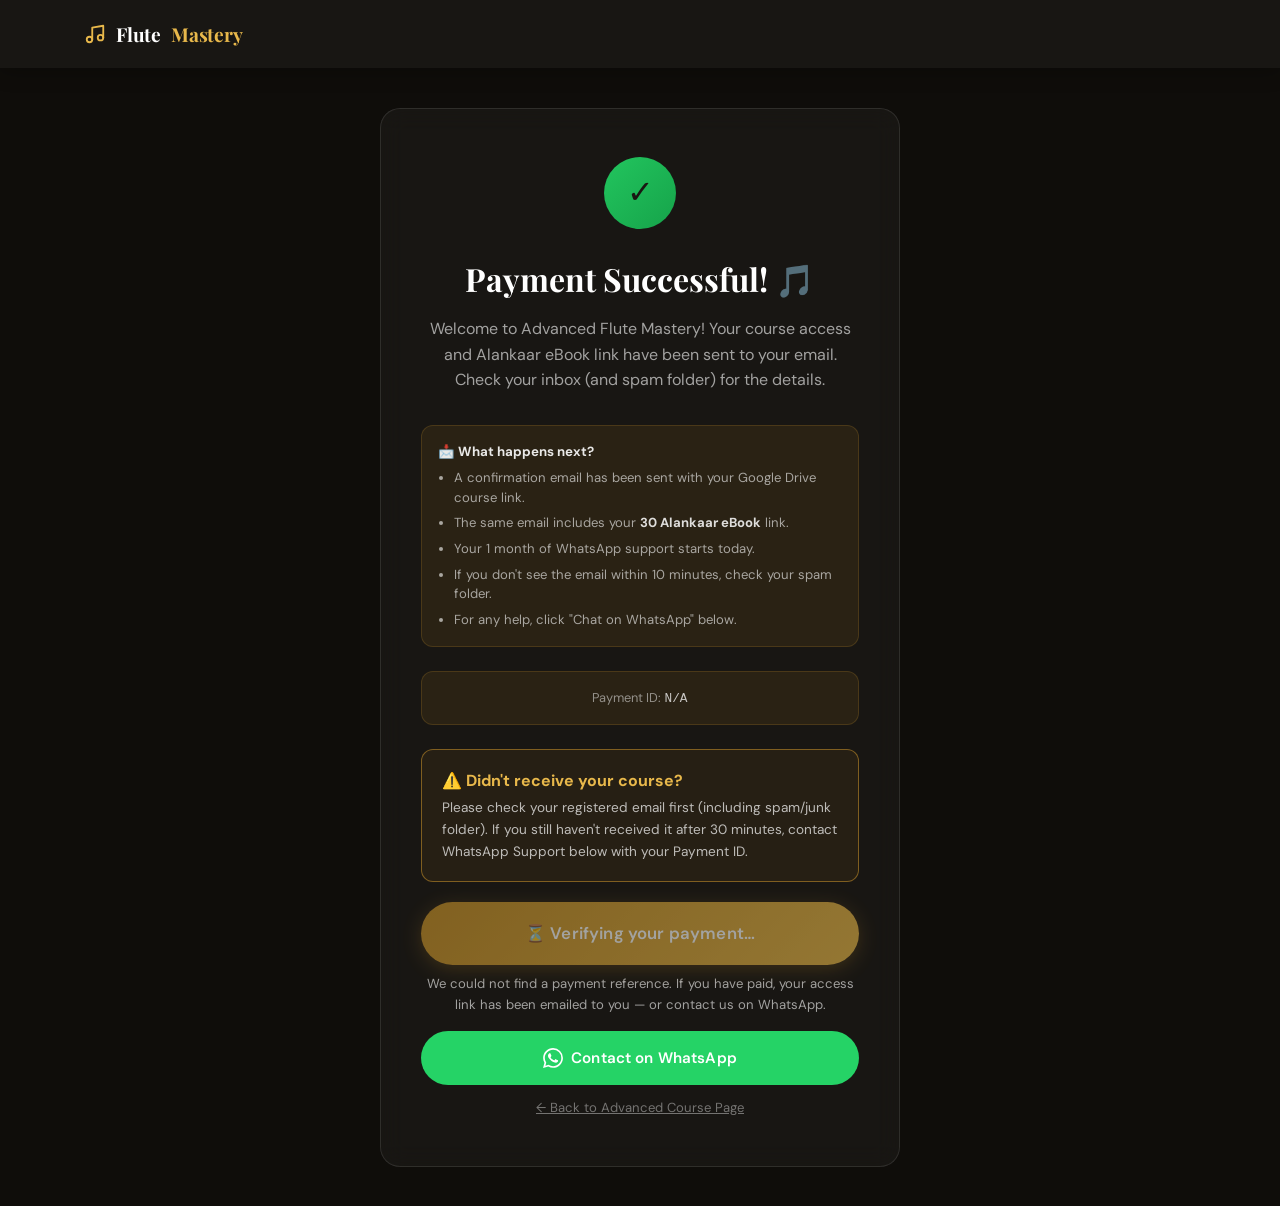
<file: thankyou-advanced.html>
<!DOCTYPE html>
<html lang="en">
<head>
  <meta charset="UTF-8" />
  <meta name="viewport" content="width=device-width, initial-scale=1.0" />
  <title>Payment Successful — Welcome to Advanced Flute Mastery!</title>
  <meta name="robots" content="noindex, nofollow" />
  <link rel="icon" type="image/svg+xml" href="data:image/svg+xml,<svg xmlns='http://www.w3.org/2000/svg' viewBox='0 0 100 100'><text y='.9em' font-size='90'>🎵</text></svg>" />
  <link rel="stylesheet" href="style.css" />

  <!-- META PIXEL — SAME Pixel ID as Beginner Course. Do not create a new pixel. -->
  <script>
    !function(f,b,e,v,n,t,s)
    {if(f.fbq)return;n=f.fbq=function(){n.callMethod?
    n.callMethod.apply(n,arguments):n.queue.push(arguments)};
    if(!f._fbq)f._fbq=n;n.push=n;n.loaded=!0;n.version='2.0';
    n.queue=[];t=b.createElement(e);t.async=!0;
    t.src=v;s=b.getElementsByTagName(e)[0];
    s.parentNode.insertBefore(t,s)}(window, document,'script',
    'https://connect.facebook.net/en_US/fbevents.js');
    fbq('init', '1001951225815875');
    fbq('track', 'PageView');
  </script>
  <noscript><img height="1" width="1" style="display:none"
    src="https://www.facebook.com/tr?id=1001951225815875&ev=PageView&noscript=1" /></noscript>
</head>
<body>

  <nav class="nav scrolled" style="position:relative;background:rgba(15,13,10,0.96)">
    <div class="nav-inner">
      <a href="index.html" class="nav-logo">
        <svg width="22" height="22" viewBox="0 0 24 24" fill="none" stroke="currentColor" stroke-width="2" stroke-linecap="round" stroke-linejoin="round" aria-hidden="true"><path d="M9 18V5l12-2v13"/><circle cx="6" cy="18" r="3"/><circle cx="18" cy="16" r="3"/></svg>
        Flute<span>Mastery</span>
      </a>
    </div>
  </nav>

  <div class="thankyou-page">
    <div class="thankyou-card">
      <div class="ty-icon" aria-hidden="true">✓</div>
      <h1 class="ty-title">Payment Successful! 🎵</h1>
      <p class="ty-subtitle">
        Welcome to Advanced Flute Mastery! Your course access and Alankaar eBook link have been sent to your email. Check your inbox (and spam folder) for the details.
      </p>

      <div class="ty-note" style="margin-bottom:24px;text-align:left">
        <strong style="color:rgba(255,255,255,0.9);display:block;margin-bottom:6px">📩 What happens next?</strong>
        <ul style="padding-left:16px;list-style:disc;color:rgba(255,255,255,0.6);font-size:0.82rem;display:flex;flex-direction:column;gap:6px">
          <li>A confirmation email has been sent with your Google Drive course link.</li>
          <li>The same email includes your <strong style="color:rgba(255,255,255,0.85)">30 Alankaar eBook</strong> link.</li>
          <li>Your 1 month of WhatsApp support starts today.</li>
          <li>If you don't see the email within 10 minutes, check your spam folder.</li>
          <li>For any help, click "Chat on WhatsApp" below.</li>
        </ul>
      </div>

      <div class="ty-note" style="margin-bottom:24px;font-size:0.8rem;color:rgba(255,255,255,0.5)">
        Payment ID: <code id="tyPaymentIdAdvanced" style="color:rgba(255,255,255,0.75);word-break:break-all">Loading…</code>
      </div>

      <div class="glow-notice">
        <strong>⚠️ Didn't receive your course?</strong>
        <p>Please check your registered email first (including spam/junk folder). If you still haven't received it after 30 minutes, contact WhatsApp Support below with your Payment ID.</p>
      </div>

      <div class="ty-actions">
        <!-- Course access appears here only AFTER the payment is verified with
             Razorpay by the Google Script (links are no longer in the page code). -->
        <div id="tyAccess" style="display:flex;flex-direction:column;gap:12px">
          <span class="btn btn-primary btn-lg btn-full" style="opacity:0.6;pointer-events:none">⏳ Verifying your payment…</span>
        </div>
        <p id="tyAccessStatus" style="color:rgba(255,255,255,0.6);font-size:0.82rem;text-align:center;margin:-4px 0 4px">Confirming your payment with Razorpay…</p>

        <a id="tyWhatsappBtnAdvanced"
           href="https://wa.me/918709268496?text=Hi!%20I%20just%20purchased%20the%20Advanced%20Flute%20Mastery%20course.%20Please%20help%20me%20get%20started!"
           target="_blank" rel="noopener noreferrer" class="btn btn-full"
           style="background:#25D366;color:white;border-radius:100px;padding:15px 28px;font-weight:600;display:flex;align-items:center;justify-content:center;gap:8px">
          <svg width="20" height="20" viewBox="0 0 24 24" fill="currentColor" aria-hidden="true">
            <path d="M17.472 14.382c-.297-.149-1.758-.867-2.03-.967-.273-.099-.471-.148-.67.15-.197.297-.767.966-.94 1.164-.173.199-.347.223-.644.075-.297-.15-1.255-.463-2.39-1.475-.883-.788-1.48-1.761-1.653-2.059-.173-.297-.018-.458.13-.606.134-.133.298-.347.446-.52.149-.174.198-.298.298-.497.099-.198.05-.371-.025-.52-.075-.149-.669-1.612-.916-2.207-.242-.579-.487-.5-.669-.51-.173-.008-.371-.01-.57-.01-.198 0-.52.074-.792.372-.272.297-1.04 1.016-1.04 2.479 0 1.462 1.065 2.875 1.213 3.074.149.198 2.096 3.2 5.077 4.487.709.306 1.262.489 1.694.625.712.227 1.36.195 1.871.118.571-.085 1.758-.719 2.006-1.413.248-.694.248-1.289.173-1.413-.074-.124-.272-.198-.57-.347m-5.421 7.403h-.004a9.87 9.87 0 01-5.031-1.378l-.361-.214-3.741.982.998-3.648-.235-.374a9.86 9.86 0 01-1.51-5.26c.001-5.45 4.436-9.884 9.888-9.884 2.64 0 5.122 1.03 6.988 2.898a9.825 9.825 0 012.893 6.994c-.003 5.45-4.437 9.884-9.885 9.884m8.413-18.297A11.815 11.815 0 0012.05 0C5.495 0 .16 5.335.157 11.892c0 2.096.547 4.142 1.588 5.945L.057 24l6.305-1.654a11.882 11.882 0 005.683 1.448h.005c6.554 0 11.890-5.335 11.893-11.893a11.821 11.821 0 00-3.480-8.413Z"/>
          </svg>
          Contact on WhatsApp
        </a>

        <a href="advanced.html" style="color:rgba(255,255,255,0.4);font-size:0.82rem;text-decoration:underline;text-align:center">← Back to Advanced Course Page</a>
      </div>
    </div>
  </div>

  <script src="script.js"></script>
</body>
</html>
</file>
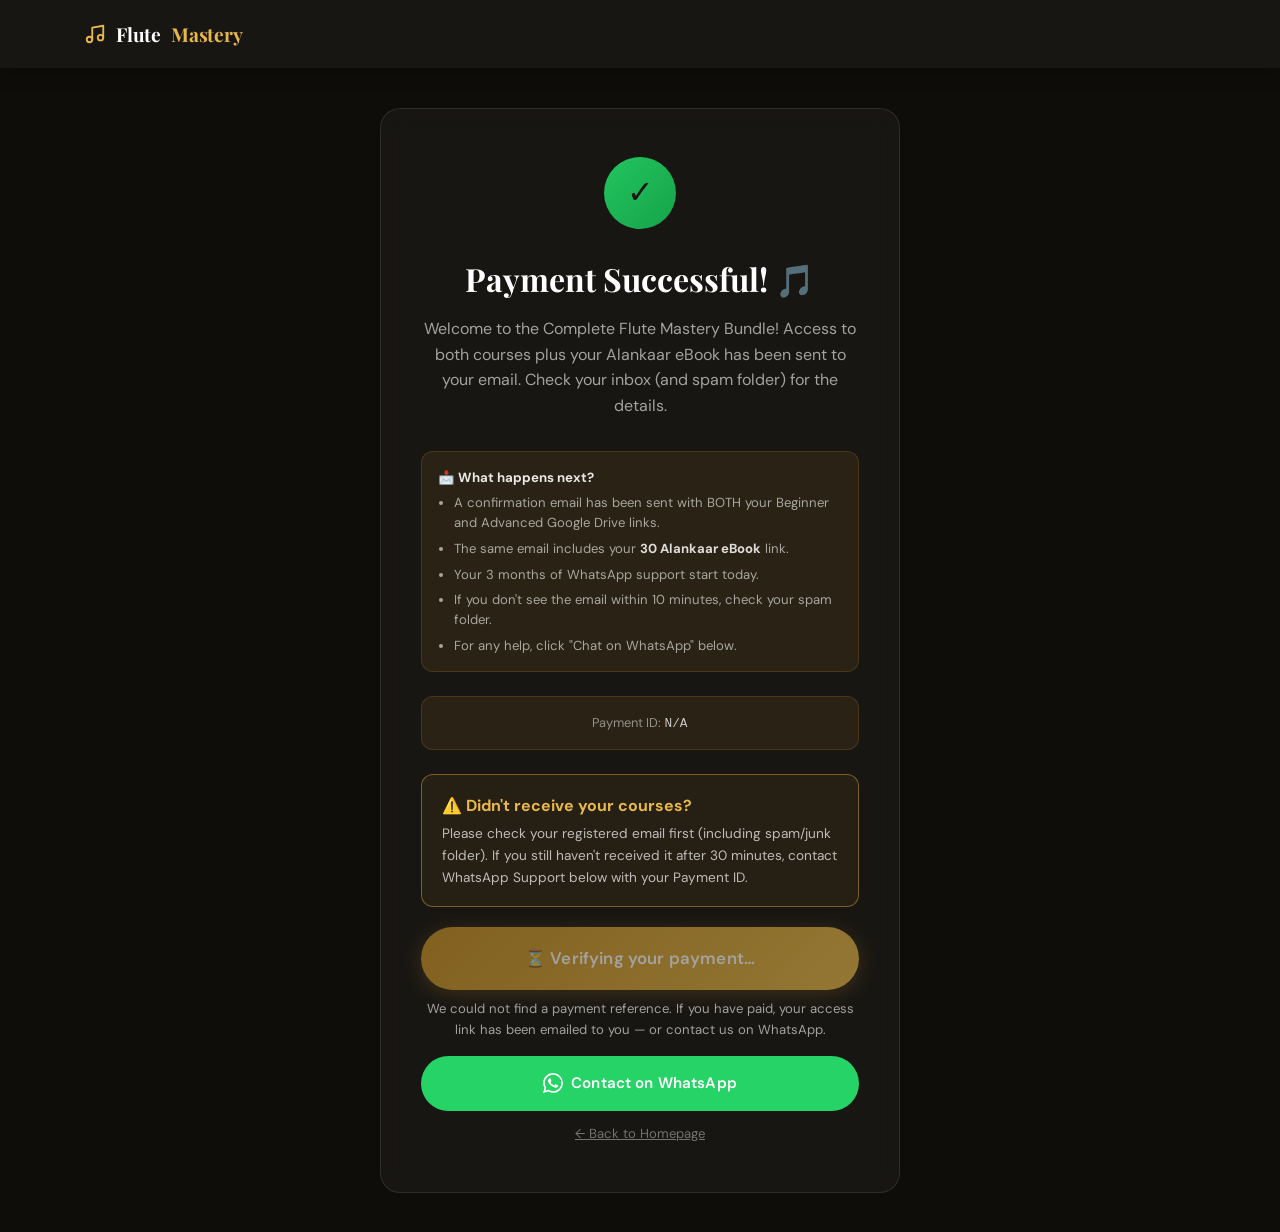
<file: thankyou-bundle.html>
<!DOCTYPE html>
<html lang="en">
<head>
  <meta charset="UTF-8" />
  <meta name="viewport" content="width=device-width, initial-scale=1.0" />
  <title>Payment Successful — Welcome to the Complete Flute Mastery Bundle!</title>
  <meta name="robots" content="noindex, nofollow" />
  <link rel="icon" type="image/svg+xml" href="data:image/svg+xml,<svg xmlns='http://www.w3.org/2000/svg' viewBox='0 0 100 100'><text y='.9em' font-size='90'>🎵</text></svg>" />
  <link rel="stylesheet" href="style.css" />

  <!-- META PIXEL — SAME Pixel ID as Beginner Course. Do not create a new pixel. -->
  <script>
    !function(f,b,e,v,n,t,s)
    {if(f.fbq)return;n=f.fbq=function(){n.callMethod?
    n.callMethod.apply(n,arguments):n.queue.push(arguments)};
    if(!f._fbq)f._fbq=n;n.push=n;n.loaded=!0;n.version='2.0';
    n.queue=[];t=b.createElement(e);t.async=!0;
    t.src=v;s=b.getElementsByTagName(e)[0];
    s.parentNode.insertBefore(t,s)}(window, document,'script',
    'https://connect.facebook.net/en_US/fbevents.js');
    fbq('init', '1001951225815875');
    fbq('track', 'PageView');
  </script>
  <noscript><img height="1" width="1" style="display:none"
    src="https://www.facebook.com/tr?id=1001951225815875&ev=PageView&noscript=1" /></noscript>
</head>
<body>

  <nav class="nav scrolled" style="position:relative;background:rgba(15,13,10,0.96)">
    <div class="nav-inner">
      <a href="index.html" class="nav-logo">
        <svg width="22" height="22" viewBox="0 0 24 24" fill="none" stroke="currentColor" stroke-width="2" stroke-linecap="round" stroke-linejoin="round" aria-hidden="true"><path d="M9 18V5l12-2v13"/><circle cx="6" cy="18" r="3"/><circle cx="18" cy="16" r="3"/></svg>
        Flute<span>Mastery</span>
      </a>
    </div>
  </nav>

  <div class="thankyou-page">
    <div class="thankyou-card">
      <div class="ty-icon" aria-hidden="true">✓</div>
      <h1 class="ty-title">Payment Successful! 🎵</h1>
      <p class="ty-subtitle">
        Welcome to the Complete Flute Mastery Bundle! Access to both courses plus your Alankaar eBook has been sent to your email. Check your inbox (and spam folder) for the details.
      </p>

      <div class="ty-note" style="margin-bottom:24px;text-align:left">
        <strong style="color:rgba(255,255,255,0.9);display:block;margin-bottom:6px">📩 What happens next?</strong>
        <ul style="padding-left:16px;list-style:disc;color:rgba(255,255,255,0.6);font-size:0.82rem;display:flex;flex-direction:column;gap:6px">
          <li>A confirmation email has been sent with BOTH your Beginner and Advanced Google Drive links.</li>
          <li>The same email includes your <strong style="color:rgba(255,255,255,0.85)">30 Alankaar eBook</strong> link.</li>
          <li>Your 3 months of WhatsApp support start today.</li>
          <li>If you don't see the email within 10 minutes, check your spam folder.</li>
          <li>For any help, click "Chat on WhatsApp" below.</li>
        </ul>
      </div>

      <div class="ty-note" style="margin-bottom:24px;font-size:0.8rem;color:rgba(255,255,255,0.5)">
        Payment ID: <code id="tyPaymentIdBundle" style="color:rgba(255,255,255,0.75);word-break:break-all">Loading…</code>
      </div>

      <div class="glow-notice">
        <strong>⚠️ Didn't receive your courses?</strong>
        <p>Please check your registered email first (including spam/junk folder). If you still haven't received it after 30 minutes, contact WhatsApp Support below with your Payment ID.</p>
      </div>

      <div class="ty-actions">
        <!-- Course access appears here only AFTER the payment is verified with
             Razorpay by the Google Script (links are no longer in the page code). -->
        <div id="tyAccess" style="display:flex;flex-direction:column;gap:12px">
          <span class="btn btn-primary btn-lg btn-full" style="opacity:0.6;pointer-events:none">⏳ Verifying your payment…</span>
        </div>
        <p id="tyAccessStatus" style="color:rgba(255,255,255,0.6);font-size:0.82rem;text-align:center;margin:-4px 0 4px">Confirming your payment with Razorpay…</p>

        <a id="tyWhatsappBtnBundle"
           href="https://wa.me/918709268496?text=Hi!%20I%20just%20purchased%20the%20Beginner%20%2B%20Advanced%20Flute%20Bundle.%20Please%20help%20me%20get%20started!"
           target="_blank" rel="noopener noreferrer" class="btn btn-full"
           style="background:#25D366;color:white;border-radius:100px;padding:15px 28px;font-weight:600;display:flex;align-items:center;justify-content:center;gap:8px">
          <svg width="20" height="20" viewBox="0 0 24 24" fill="currentColor" aria-hidden="true">
            <path d="M17.472 14.382c-.297-.149-1.758-.867-2.03-.967-.273-.099-.471-.148-.67.15-.197.297-.767.966-.94 1.164-.173.199-.347.223-.644.075-.297-.15-1.255-.463-2.39-1.475-.883-.788-1.48-1.761-1.653-2.059-.173-.297-.018-.458.13-.606.134-.133.298-.347.446-.52.149-.174.198-.298.298-.497.099-.198.05-.371-.025-.52-.075-.149-.669-1.612-.916-2.207-.242-.579-.487-.5-.669-.51-.173-.008-.371-.01-.57-.01-.198 0-.52.074-.792.372-.272.297-1.04 1.016-1.04 2.479 0 1.462 1.065 2.875 1.213 3.074.149.198 2.096 3.2 5.077 4.487.709.306 1.262.489 1.694.625.712.227 1.36.195 1.871.118.571-.085 1.758-.719 2.006-1.413.248-.694.248-1.289.173-1.413-.074-.124-.272-.198-.57-.347m-5.421 7.403h-.004a9.87 9.87 0 01-5.031-1.378l-.361-.214-3.741.982.998-3.648-.235-.374a9.86 9.86 0 01-1.51-5.26c.001-5.45 4.436-9.884 9.888-9.884 2.64 0 5.122 1.03 6.988 2.898a9.825 9.825 0 012.893 6.994c-.003 5.45-4.437 9.884-9.885 9.884m8.413-18.297A11.815 11.815 0 0012.05 0C5.495 0 .16 5.335.157 11.892c0 2.096.547 4.142 1.588 5.945L.057 24l6.305-1.654a11.882 11.882 0 005.683 1.448h.005c6.554 0 11.890-5.335 11.893-11.893a11.821 11.821 0 00-3.480-8.413Z"/>
          </svg>
          Contact on WhatsApp
        </a>

        <a href="index.html" style="color:rgba(255,255,255,0.4);font-size:0.82rem;text-decoration:underline;text-align:center">← Back to Homepage</a>
      </div>
    </div>
  </div>

  <script src="script.js"></script>
</body>
</html>
</file>
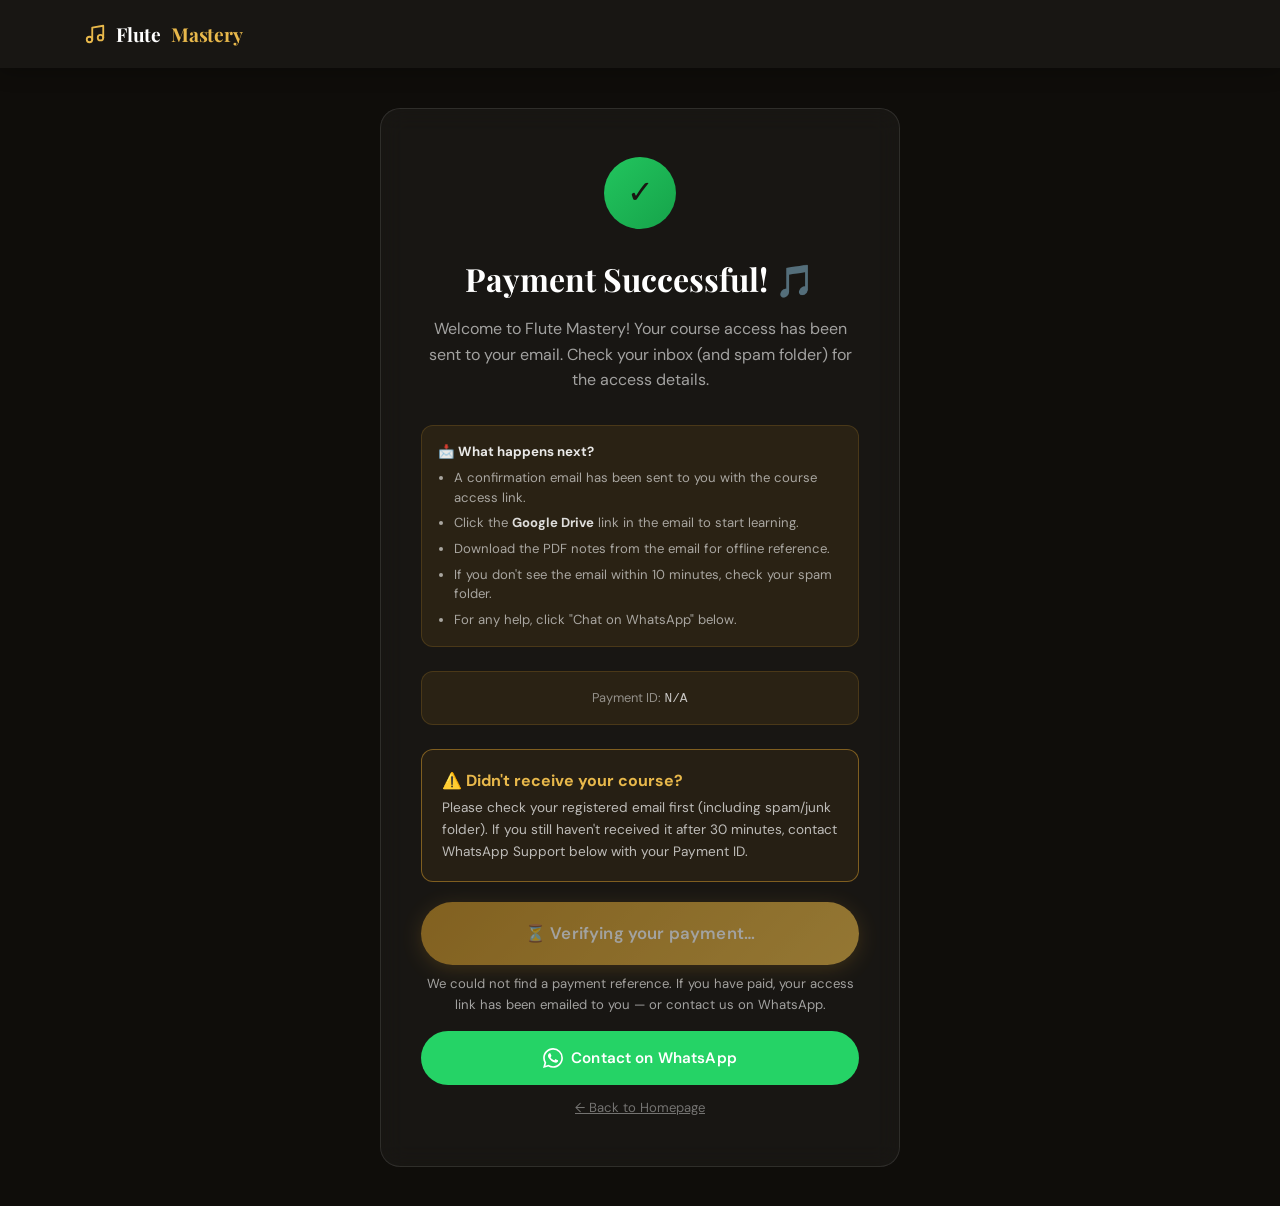
<file: thankyou.html>
<!DOCTYPE html>
<html lang="en">
<head>
  <meta charset="UTF-8" />
  <meta name="viewport" content="width=device-width, initial-scale=1.0" />
  <title>Payment Successful — Welcome to Flute Mastery!</title>
  <meta name="robots" content="noindex, nofollow" />
  <link rel="icon" type="image/svg+xml" href="data:image/svg+xml,<svg xmlns='http://www.w3.org/2000/svg' viewBox='0 0 100 100'><text y='.9em' font-size='90'>🎵</text></svg>" />
  <link rel="stylesheet" href="style.css" />

  <!-- META PIXEL — REPLACE YOUR_PIXEL_ID -->
  <script>
    !function(f,b,e,v,n,t,s)
    {if(f.fbq)return;n=f.fbq=function(){n.callMethod?
    n.callMethod.apply(n,arguments):n.queue.push(arguments)};
    if(!f._fbq)f._fbq=n;n.push=n;n.loaded=!0;n.version='2.0';
    n.queue=[];t=b.createElement(e);t.async=!0;
    t.src=v;s=b.getElementsByTagName(e)[0];
    s.parentNode.insertBefore(t,s)}(window, document,'script',
    'https://connect.facebook.net/en_US/fbevents.js');
    fbq('init', '1001951225815875');
    fbq('track', 'PageView');
  </script>
  <noscript><img height="1" width="1" style="display:none"
    src="https://www.facebook.com/tr?id=1001951225815875&ev=PageView&noscript=1" /></noscript>
</head>
<body>

  <nav class="nav scrolled" style="position:relative;background:rgba(15,13,10,0.96)">
    <div class="nav-inner">
      <a href="index.html" class="nav-logo">
        <svg width="22" height="22" viewBox="0 0 24 24" fill="none" stroke="currentColor" stroke-width="2" stroke-linecap="round" stroke-linejoin="round" aria-hidden="true"><path d="M9 18V5l12-2v13"/><circle cx="6" cy="18" r="3"/><circle cx="18" cy="16" r="3"/></svg>
        Flute<span>Mastery</span>
      </a>
    </div>
  </nav>

  <div class="thankyou-page">
    <div class="thankyou-card">
      <div class="ty-icon" aria-hidden="true">✓</div>
      <h1 class="ty-title">Payment Successful! 🎵</h1>
      <p class="ty-subtitle">
        Welcome to Flute Mastery! Your course access has been sent to your email. Check your inbox (and spam folder) for the access details.
      </p>

      <div class="ty-note" style="margin-bottom:24px;text-align:left">
        <strong style="color:rgba(255,255,255,0.9);display:block;margin-bottom:6px">📩 What happens next?</strong>
        <ul style="padding-left:16px;list-style:disc;color:rgba(255,255,255,0.6);font-size:0.82rem;display:flex;flex-direction:column;gap:6px">
          <li>A confirmation email has been sent to you with the course access link.</li>
          <li>Click the <strong style="color:rgba(255,255,255,0.85)">Google Drive</strong> link in the email to start learning.</li>
          <li>Download the PDF notes from the email for offline reference.</li>
          <li>If you don't see the email within 10 minutes, check your spam folder.</li>
          <li>For any help, click "Chat on WhatsApp" below.</li>
        </ul>
      </div>

      <div class="ty-note" style="margin-bottom:24px;font-size:0.8rem;color:rgba(255,255,255,0.5)">
        Payment ID: <code id="tyPaymentId" style="color:rgba(255,255,255,0.75);word-break:break-all">Loading…</code>
      </div>

      <div class="glow-notice">
        <strong>⚠️ Didn't receive your course?</strong>
        <p>Please check your registered email first (including spam/junk folder). If you still haven't received it after 30 minutes, contact WhatsApp Support below with your Payment ID.</p>
      </div>

      <div class="ty-actions">
        <!-- Course access appears here only AFTER the payment is verified with
             Razorpay by the Google Script (links are no longer in the page code). -->
        <div id="tyAccess" style="display:flex;flex-direction:column;gap:12px">
          <span class="btn btn-primary btn-lg btn-full" style="opacity:0.6;pointer-events:none">⏳ Verifying your payment…</span>
        </div>
        <p id="tyAccessStatus" style="color:rgba(255,255,255,0.6);font-size:0.82rem;text-align:center;margin:-4px 0 4px">Confirming your payment with Razorpay…</p>

        <a id="tyWhatsappBtn"
           href="https://wa.me/918709268496?text=Hi!%20I%20just%20purchased%20the%20Flute%20Mastery%20course.%20Please%20help%20me%20get%20started!"
           target="_blank"
           rel="noopener noreferrer"
           class="btn btn-full"
           style="background:#25D366;color:white;border-radius:100px;padding:15px 28px;font-weight:600;display:flex;align-items:center;justify-content:center;gap:8px">
          <svg width="20" height="20" viewBox="0 0 24 24" fill="currentColor" aria-hidden="true">
            <path d="M17.472 14.382c-.297-.149-1.758-.867-2.03-.967-.273-.099-.471-.148-.67.15-.197.297-.767.966-.94 1.164-.173.199-.347.223-.644.075-.297-.15-1.255-.463-2.39-1.475-.883-.788-1.48-1.761-1.653-2.059-.173-.297-.018-.458.13-.606.134-.133.298-.347.446-.52.149-.174.198-.298.298-.497.099-.198.05-.371-.025-.52-.075-.149-.669-1.612-.916-2.207-.242-.579-.487-.5-.669-.51-.173-.008-.371-.01-.57-.01-.198 0-.52.074-.792.372-.272.297-1.04 1.016-1.04 2.479 0 1.462 1.065 2.875 1.213 3.074.149.198 2.096 3.2 5.077 4.487.709.306 1.262.489 1.694.625.712.227 1.36.195 1.871.118.571-.085 1.758-.719 2.006-1.413.248-.694.248-1.289.173-1.413-.074-.124-.272-.198-.57-.347m-5.421 7.403h-.004a9.87 9.87 0 01-5.031-1.378l-.361-.214-3.741.982.998-3.648-.235-.374a9.86 9.86 0 01-1.51-5.26c.001-5.45 4.436-9.884 9.888-9.884 2.64 0 5.122 1.03 6.988 2.898a9.825 9.825 0 012.893 6.994c-.003 5.45-4.437 9.884-9.885 9.884m8.413-18.297A11.815 11.815 0 0012.05 0C5.495 0 .16 5.335.157 11.892c0 2.096.547 4.142 1.588 5.945L.057 24l6.305-1.654a11.882 11.882 0 005.683 1.448h.005c6.554 0 11.890-5.335 11.893-11.893a11.821 11.821 0 00-3.480-8.413Z"/>
          </svg>
          Contact on WhatsApp
        </a>

        <a href="index.html" style="color:rgba(255,255,255,0.4);font-size:0.82rem;text-decoration:underline;text-align:center">← Back to Homepage</a>
      </div>
    </div>
  </div>

  <script src="script.js"></script>
</body>
</html>
</file>
<file: style.css>
/* ============================================================
   FLUTE MASTERY — style.css
   Premium, Mobile-First, Conversion-Focused
   ============================================================ */

@import url('https://fonts.googleapis.com/css2?family=Playfair+Display:ital,wght@0,400;0,600;0,700;0,900;1,400;1,600&family=DM+Sans:ital,opsz,wght@0,9..40,300;0,9..40,400;0,9..40,500;0,9..40,600;1,9..40,300&display=swap');

/* ── CSS Variables ─────────────────────────────────────────── */
:root {
  --gold:       #C9922A;
  --gold-light: #E8B84B;
  --gold-pale:  #FDF6E9;
  --dark:       #0F0D0A;
  --dark-2:     #1A1612;
  --dark-3:     #2B2419;
  --text:       #1A1612;
  --text-2:     #5C4F3A;
  --text-3:     #8C7B61;
  --cream:      #FAF7F2;
  --white:      #FFFFFF;
  --border:     rgba(201,146,42,0.18);
  --shadow-sm:  0 2px 12px rgba(15,13,10,0.08);
  --shadow-md:  0 8px 32px rgba(15,13,10,0.12);
  --shadow-lg:  0 20px 60px rgba(15,13,10,0.16);
  --radius:     12px;
  --radius-lg:  20px;
  --transition: all 0.28s cubic-bezier(0.4, 0, 0.2, 1);
  --font-head:  'Playfair Display', Georgia, serif;
  --font-body:  'DM Sans', sans-serif;
  --max-w:      1160px;
}

/* ── Reset ─────────────────────────────────────────────────── */
*, *::before, *::after { box-sizing: border-box; margin: 0; padding: 0; }
html { scroll-behavior: smooth; font-size: 16px; }
body {
  font-family: var(--font-body);
  color: var(--text);
  background: var(--cream);
  line-height: 1.6;
  overflow-x: hidden;
  -webkit-font-smoothing: antialiased;
}
img { max-width: 100%; height: auto; display: block; }
a { text-decoration: none; color: inherit; }
ul { list-style: none; }
button { cursor: pointer; border: none; background: none; font-family: var(--font-body); }

/* ── Utilities ─────────────────────────────────────────────── */
.container { width: 100%; max-width: var(--max-w); margin: 0 auto; padding: 0 20px; }
.section { padding: 80px 0; }
.section-sm { padding: 56px 0; }
.text-center { text-align: center; }

.tag {
  display: inline-block;
  background: var(--gold-pale);
  color: var(--gold);
  font-size: 0.72rem;
  font-weight: 600;
  letter-spacing: 0.12em;
  text-transform: uppercase;
  padding: 5px 14px;
  border-radius: 100px;
  border: 1px solid var(--border);
  margin-bottom: 16px;
}

.section-heading {
  font-family: var(--font-head);
  font-size: clamp(1.8rem, 4vw, 2.6rem);
  font-weight: 700;
  color: var(--text);
  line-height: 1.2;
  margin-bottom: 12px;
}
.section-subheading {
  color: var(--text-2);
  font-size: 1.05rem;
  max-width: 560px;
  margin: 0 auto 48px;
}
.section-divider {
  width: 48px;
  height: 3px;
  background: var(--gold);
  margin: 16px auto 20px;
  border-radius: 2px;
}

/* ── Buttons ───────────────────────────────────────────────── */
.btn {
  display: inline-flex;
  align-items: center;
  justify-content: center;
  gap: 8px;
  padding: 15px 28px;
  border-radius: 100px;
  font-weight: 600;
  font-size: 0.95rem;
  letter-spacing: 0.01em;
  transition: var(--transition);
  cursor: pointer;
  border: none;
  white-space: nowrap;
}
.btn-primary {
  background: linear-gradient(135deg, var(--gold) 0%, var(--gold-light) 100%);
  color: var(--white);
  box-shadow: 0 4px 20px rgba(201,146,42,0.35);
}
.btn-primary:hover {
  transform: translateY(-2px);
  box-shadow: 0 8px 28px rgba(201,146,42,0.45);
}
.btn-outline {
  background: transparent;
  color: var(--white);
  border: 1.5px solid rgba(255,255,255,0.55);
}
.btn-outline:hover { background: rgba(255,255,255,0.08); border-color: rgba(255,255,255,0.8); }
.btn-outline-dark {
  background: transparent;
  color: var(--text);
  border: 1.5px solid rgba(15,13,10,0.25);
}
.btn-outline-dark:hover { border-color: var(--gold); color: var(--gold); }
.btn-lg { padding: 18px 36px; font-size: 1.05rem; }
.btn-sm { padding: 10px 20px; font-size: 0.875rem; }
.btn-full { width: 100%; }
.btn-pulse {
  animation: pulse 2.4s ease-in-out infinite;
}
@keyframes pulse {
  0%, 100% { box-shadow: 0 4px 20px rgba(201,146,42,0.35); }
  50% { box-shadow: 0 8px 36px rgba(201,146,42,0.6); }
}

/* ── NAV ───────────────────────────────────────────────────── */
.nav {
  position: fixed;
  top: 0; left: 0; right: 0;
  z-index: 1000;
  padding: 0;
  transition: var(--transition);
}
.nav.scrolled {
  background: rgba(15,13,10,0.96);
  backdrop-filter: blur(16px);
  box-shadow: 0 2px 20px rgba(0,0,0,0.3);
}
.nav-inner {
  display: flex;
  align-items: center;
  justify-content: space-between;
  height: 68px;
  padding: 0 24px;
  max-width: var(--max-w);
  margin: 0 auto;
}
.nav-logo {
  display: flex;
  align-items: center;
  gap: 10px;
  color: var(--white);
  font-family: var(--font-head);
  font-size: 1.2rem;
  font-weight: 700;
  letter-spacing: -0.01em;
}
.nav-logo span { color: var(--gold-light); }
.nav-logo svg { color: var(--gold-light); }
.nav-links {
  display: flex;
  align-items: center;
  gap: 32px;
}
.nav-links a {
  color: rgba(255,255,255,0.8);
  font-size: 0.9rem;
  font-weight: 500;
  transition: var(--transition);
}
.nav-links a:hover { color: var(--gold-light); }
.nav-cta { margin-left: 8px; }
.hamburger {
  display: none;
  flex-direction: column;
  gap: 5px;
  padding: 8px;
  cursor: pointer;
}
.hamburger span {
  display: block;
  width: 22px;
  height: 2px;
  background: var(--white);
  border-radius: 2px;
  transition: var(--transition);
}
.mobile-menu {
  display: none;
  position: fixed;
  top: 68px; left: 0; right: 0;
  background: rgba(15,13,10,0.98);
  backdrop-filter: blur(16px);
  z-index: 999;
  padding: 24px;
  border-top: 1px solid rgba(255,255,255,0.08);
}
.mobile-menu.open { display: block; }
.mobile-menu a {
  display: block;
  color: rgba(255,255,255,0.85);
  font-size: 1.05rem;
  font-weight: 500;
  padding: 14px 0;
  border-bottom: 1px solid rgba(255,255,255,0.06);
  transition: var(--transition);
}
.mobile-menu a:hover { color: var(--gold-light); }
.mobile-menu .btn { margin-top: 20px; width: 100%; }

/* ── HERO ──────────────────────────────────────────────────── */
.hero {
  position: relative;
  min-height: 100svh;
  display: flex;
  align-items: center;
  background: var(--dark);
  overflow: hidden;
}
.hero-bg {
  position: absolute;
  inset: 0;
  background:
    radial-gradient(ellipse 70% 60% at 80% 50%, rgba(201,146,42,0.12) 0%, transparent 70%),
    radial-gradient(ellipse 50% 80% at 20% 80%, rgba(201,146,42,0.06) 0%, transparent 60%),
    linear-gradient(160deg, #0F0D0A 0%, #1A1612 50%, #0A0807 100%);
}
.hero-grain {
  position: absolute;
  inset: 0;
  opacity: 0.04;
  background-image: url("data:image/svg+xml,%3Csvg viewBox='0 0 256 256' xmlns='http://www.w3.org/2000/svg'%3E%3Cfilter id='noise'%3E%3CfeTurbulence type='fractalNoise' baseFrequency='0.85' numOctaves='4' stitchTiles='stitch'/%3E%3C/filter%3E%3Crect width='100%25' height='100%25' filter='url(%23noise)'/%3E%3C/svg%3E");
  background-size: 200px;
  pointer-events: none;
}
.hero-container {
  position: relative;
  z-index: 2;
  display: grid;
  grid-template-columns: 1fr 1fr;
  gap: 60px;
  align-items: center;
  min-height: 100svh;
  padding: 100px 24px 60px;
  max-width: var(--max-w);
  margin: 0 auto;
  width: 100%;
}
.hero-content { animation: fadeUp 0.8s ease both; }
@keyframes fadeUp {
  from { opacity: 0; transform: translateY(32px); }
  to   { opacity: 1; transform: translateY(0); }
}
.hero-eyebrow {
  display: inline-flex;
  align-items: center;
  gap: 8px;
  background: rgba(201,146,42,0.12);
  border: 1px solid rgba(201,146,42,0.3);
  border-radius: 100px;
  padding: 6px 16px;
  color: var(--gold-light);
  font-size: 0.78rem;
  font-weight: 600;
  letter-spacing: 0.1em;
  text-transform: uppercase;
  margin-bottom: 24px;
}
.hero-eyebrow .dot {
  width: 6px; height: 6px;
  background: var(--gold-light);
  border-radius: 50%;
  animation: blink 1.5s ease-in-out infinite;
}
@keyframes blink { 0%,100%{opacity:1} 50%{opacity:0.3} }
.hero-title {
  font-family: var(--font-head);
  font-size: clamp(2.6rem, 5.5vw, 4rem);
  font-weight: 900;
  color: var(--white);
  line-height: 1.1;
  margin-bottom: 20px;
  letter-spacing: -0.02em;
}
.hero-title em {
  font-style: italic;
  color: var(--gold-light);
}
.hero-subtitle {
  color: rgba(255,255,255,0.65);
  font-size: 1.05rem;
  line-height: 1.7;
  margin-bottom: 36px;
  max-width: 460px;
}
.hero-actions {
  display: flex;
  flex-wrap: wrap;
  gap: 14px;
  margin-bottom: 44px;
}
.hero-social-proof {
  display: flex;
  align-items: center;
  gap: 14px;
}
.avatars {
  display: flex;
}
.avatars img, .avatar-placeholder {
  width: 36px;
  height: 36px;
  border-radius: 50%;
  border: 2px solid var(--dark);
  margin-left: -10px;
  object-fit: cover;
}
.avatar-placeholder {
  background: linear-gradient(135deg, var(--gold) 0%, var(--gold-light) 100%);
  display: flex;
  align-items: center;
  justify-content: center;
  font-size: 0.7rem;
  font-weight: 700;
  color: white;
}
.avatars .avatar-placeholder:first-child { margin-left: 0; }
.social-text { color: rgba(255,255,255,0.7); font-size: 0.85rem; }
.social-text strong { color: var(--white); }
.stars { color: var(--gold-light); font-size: 0.85rem; letter-spacing: 1px; }

.hero-visual {
  position: relative;
  display: flex;
  flex-direction: column;
  gap: 16px;
  animation: fadeUp 0.8s 0.2s ease both;
}
.hero-card {
  background: rgba(255,255,255,0.04);
  border: 1px solid rgba(255,255,255,0.1);
  backdrop-filter: blur(12px);
  border-radius: var(--radius-lg);
  padding: 24px;
}
.hero-card-title {
  color: var(--white);
  font-weight: 700;
  font-size: 1.05rem;
  margin-bottom: 4px;
}
.hero-card-price {
  font-family: var(--font-head);
  font-size: 2.2rem;
  font-weight: 900;
  color: var(--gold-light);
  margin-bottom: 4px;
}
.hero-card-orig {
  color: rgba(255,255,255,0.35);
  font-size: 0.85rem;
  text-decoration: line-through;
}
.hero-card-features {
  margin: 16px 0;
  display: flex;
  flex-direction: column;
  gap: 8px;
}
.hero-card-features li {
  display: flex;
  align-items: center;
  gap: 8px;
  color: rgba(255,255,255,0.75);
  font-size: 0.88rem;
}
.hero-card-features li .check {
  width: 18px; height: 18px;
  background: linear-gradient(135deg, var(--gold) 0%, var(--gold-light) 100%);
  border-radius: 50%;
  display: flex; align-items: center; justify-content: center;
  flex-shrink: 0;
}
.hero-card-features li .check svg { width: 10px; height: 10px; color: white; }
.trust-row {
  display: flex;
  align-items: center;
  justify-content: center;
  gap: 6px;
  margin-top: 12px;
  color: rgba(255,255,255,0.45);
  font-size: 0.78rem;
}
.trust-row svg { width: 14px; height: 14px; color: var(--gold-light); }

.hero-badge {
  background: rgba(255,255,255,0.04);
  border: 1px solid rgba(255,255,255,0.1);
  border-radius: var(--radius);
  padding: 14px 20px;
  display: flex;
  align-items: center;
  gap: 12px;
}
.badge-icon {
  width: 40px; height: 40px;
  background: linear-gradient(135deg, var(--gold) 0%, var(--gold-light) 100%);
  border-radius: 10px;
  display: flex; align-items: center; justify-content: center;
  flex-shrink: 0;
  font-size: 1.2rem;
}
.badge-text { color: rgba(255,255,255,0.8); font-size: 0.85rem; }
.badge-text strong { color: var(--white); display: block; }

/* ── HERO AUTOPLAY VIDEO ──────────────────────────────────────
   Muted autoplay is required by browser autoplay policies; the
   floating button lets the visitor turn sound on with one tap. */
.hero-video-wrapper {
  position: relative;
  border-radius: var(--radius-lg);
  overflow: hidden;
  aspect-ratio: 16 / 9;
  background: #000;
  border: 1px solid rgba(255,255,255,0.12);
  box-shadow: 0 24px 60px rgba(0,0,0,0.45);
}
.hero-video-wrapper iframe {
  position: absolute;
  inset: 0;
  width: 100%;
  height: 100%;
  border: 0;
}
.hero-video-unmute {
  position: absolute;
  bottom: 12px;
  right: 12px;
  z-index: 2;
  background: rgba(10,8,6,0.72);
  backdrop-filter: blur(6px);
  color: white;
  border: 1px solid rgba(255,255,255,0.2);
  border-radius: 100px;
  padding: 8px 14px;
  font-size: 0.78rem;
  font-weight: 600;
  cursor: pointer;
  transition: var(--transition);
}
.hero-video-unmute:hover { background: rgba(10,8,6,0.9); border-color: var(--gold-light); }

/* ── TRUST / UDYAM ─────────────────────────────────────────── */
.trust-section { background: var(--white); border-top: 1px solid var(--border); }
.trust-badges-row {
  display: flex;
  flex-wrap: wrap;
  justify-content: center;
  gap: 12px;
  margin-bottom: 24px;
}
.trust-badge-item {
  display: flex;
  align-items: center;
  gap: 8px;
  background: var(--gold-pale);
  border: 1px solid var(--border);
  border-radius: 100px;
  padding: 9px 18px;
  font-size: 0.82rem;
  font-weight: 600;
  color: var(--text);
}
.tbi-icon { font-size: 1rem; }
.udyam-card {
  display: flex;
  align-items: center;
  justify-content: space-between;
  gap: 24px;
  flex-wrap: wrap;
  background: var(--cream);
  border: 1px solid var(--border);
  border-radius: var(--radius-lg);
  padding: 24px 28px;
}
.udyam-card-left { display: flex; align-items: center; gap: 16px; }
.udyam-badge-icon {
  width: 52px; height: 52px;
  flex-shrink: 0;
  background: linear-gradient(135deg, var(--gold) 0%, var(--gold-light) 100%);
  border-radius: 14px;
  display: flex; align-items: center; justify-content: center;
  font-size: 1.5rem;
}
.udyam-title { font-weight: 700; color: var(--text); font-size: 1rem; margin-bottom: 4px; }
.udyam-number { font-size: 0.88rem; color: var(--text-2); margin-bottom: 2px; }
.udyam-sub { font-size: 0.78rem; color: var(--text-3); }
.udyam-view-btn { white-space: nowrap; }
.udyam-modal-box { max-width: 560px; }
.udyam-viewer {
  border-radius: var(--radius);
  overflow: hidden;
  border: 1px solid var(--border);
  background: #0000;
  user-select: none;
}
.udyam-viewer img { width: 100%; display: block; pointer-events: none; }

/* ── FEATURES ──────────────────────────────────────────────── */
.features {
  background: var(--white);
  border-top: 1px solid var(--border);
}
.features-grid {
  display: grid;
  grid-template-columns: repeat(auto-fit, minmax(200px, 1fr));
  gap: 1px;
  background: var(--border);
  border: 1px solid var(--border);
  border-radius: var(--radius-lg);
  overflow: hidden;
}
.feature-item {
  background: var(--white);
  padding: 32px 28px;
  text-align: center;
  transition: var(--transition);
}
.feature-item:hover { background: var(--gold-pale); }
.feature-icon {
  font-size: 2rem;
  margin-bottom: 12px;
}
.feature-title {
  font-weight: 700;
  font-size: 0.95rem;
  color: var(--text);
  margin-bottom: 6px;
}
.feature-desc {
  font-size: 0.83rem;
  color: var(--text-2);
  line-height: 1.5;
}

/* ── MEET YOUR TEACHER ─────────────────────────────────────── */
.teacher-section { background: var(--white); }
.teacher-grid {
  display: grid;
  grid-template-columns: 0.85fr 1.15fr;
  gap: 56px;
  align-items: center;
}
.teacher-media {
  display: flex;
  flex-direction: column;
  gap: 16px;
}
.teacher-photo {
  width: 100%;
  aspect-ratio: 4 / 5;
  object-fit: cover;
  border-radius: var(--radius-lg);
  box-shadow: var(--shadow-lg);
  display: block;
}
.teacher-video-wrapper {
  border-radius: var(--radius);
  overflow: hidden;
  box-shadow: var(--shadow-md);
  background: var(--dark);
}
.teacher-video { width: 100%; display: block; aspect-ratio: 16 / 9; background: var(--dark); }
.teacher-bio { color: var(--text-2); line-height: 1.75; margin-bottom: 16px; font-size: 0.98rem; }
.teacher-stats {
  display: grid;
  grid-template-columns: repeat(3, 1fr);
  gap: 16px;
  margin: 28px 0 32px;
}
.teacher-stat {
  text-align: center;
  background: var(--gold-pale);
  border: 1px solid var(--border);
  border-radius: var(--radius);
  padding: 16px 10px;
}
.ts-num {
  font-family: var(--font-head);
  font-size: 1.5rem;
  font-weight: 800;
  color: var(--gold);
  line-height: 1.1;
  margin-bottom: 4px;
}
.ts-label { font-size: 0.72rem; color: var(--text-3); line-height: 1.3; }

/* ── FREE LESSON ───────────────────────────────────────────── */
.free-lesson { background: var(--cream); }
.lesson-grid {
  display: grid;
  grid-template-columns: 1fr 1fr;
  gap: 56px;
  align-items: center;
}
.lesson-eyebrow {
  display: inline-block;
  background: #FEF3C7;
  color: #92400E;
  font-size: 0.72rem;
  font-weight: 700;
  letter-spacing: 0.1em;
  text-transform: uppercase;
  padding: 5px 14px;
  border-radius: 100px;
  margin-bottom: 16px;
}
.lesson-title {
  font-family: var(--font-head);
  font-size: clamp(1.7rem, 3.5vw, 2.4rem);
  font-weight: 700;
  color: var(--text);
  line-height: 1.2;
  margin-bottom: 16px;
}
.lesson-desc {
  color: var(--text-2);
  margin-bottom: 28px;
  line-height: 1.7;
}
.lesson-points {
  display: flex;
  flex-direction: column;
  gap: 12px;
  margin-bottom: 32px;
}
.lesson-points li {
  display: flex;
  align-items: flex-start;
  gap: 10px;
  color: var(--text-2);
  font-size: 0.92rem;
}
.lesson-points .lp-check {
  width: 20px; height: 20px;
  background: var(--gold);
  border-radius: 50%;
  display: flex; align-items: center; justify-content: center;
  flex-shrink: 0;
  margin-top: 1px;
}
.lesson-points .lp-check svg { width: 10px; height: 10px; color: white; }
.video-wrapper {
  position: relative;
  border-radius: var(--radius-lg);
  overflow: hidden;
  box-shadow: var(--shadow-lg);
  aspect-ratio: 16/9;
  background: var(--dark);
}
.video-wrapper iframe {
  width: 100%;
  height: 100%;
  border: none;
  display: block;
}
.video-caption {
  text-align: center;
  font-size: 0.8rem;
  color: var(--text-3);
  margin-top: 10px;
}

/* ── CURRICULUM ────────────────────────────────────────────── */
.curriculum { background: var(--white); }
.curriculum-grid {
  display: grid;
  grid-template-columns: repeat(auto-fit, minmax(260px, 1fr));
  gap: 20px;
}
.curriculum-card {
  border: 1px solid var(--border);
  border-radius: var(--radius);
  padding: 28px;
  background: var(--cream);
  transition: var(--transition);
  position: relative;
  overflow: hidden;
}
.curriculum-card::before {
  content: '';
  position: absolute;
  top: 0; left: 0; right: 0;
  height: 3px;
  background: linear-gradient(90deg, var(--gold) 0%, var(--gold-light) 100%);
  transform: scaleX(0);
  transform-origin: left;
  transition: var(--transition);
}
.curriculum-card:hover::before { transform: scaleX(1); }
.curriculum-card:hover { border-color: var(--gold); transform: translateY(-3px); box-shadow: var(--shadow-md); }
.cc-icon { font-size: 1.8rem; margin-bottom: 12px; }
.cc-title { font-weight: 700; font-size: 1rem; color: var(--text); margin-bottom: 8px; }
.cc-desc { font-size: 0.85rem; color: var(--text-2); line-height: 1.55; }
.cc-lessons {
  margin-top: 14px;
  display: flex;
  flex-wrap: wrap;
  gap: 6px;
}
.cc-lessons span {
  font-size: 0.72rem;
  background: var(--gold-pale);
  color: var(--gold);
  border: 1px solid var(--border);
  padding: 3px 10px;
  border-radius: 100px;
  font-weight: 500;
}

/* ── TESTIMONIALS ──────────────────────────────────────────── */
.testimonials { background: var(--dark); overflow: hidden; }
.testimonials .section-heading { color: var(--white); }
.testimonials .section-subheading { color: rgba(255,255,255,0.55); }
.testimonials .section-divider { background: var(--gold-light); }
.testimonials .tag { background: rgba(201,146,42,0.15); color: var(--gold-light); border-color: rgba(201,146,42,0.3); }
.testimonials-grid {
  display: grid;
  grid-template-columns: repeat(auto-fit, minmax(300px, 1fr));
  gap: 20px;
}
.testimonial-card {
  background: rgba(255,255,255,0.04);
  border: 1px solid rgba(255,255,255,0.1);
  border-radius: var(--radius-lg);
  padding: 28px;
  transition: var(--transition);
}
.testimonial-card:hover { border-color: rgba(201,146,42,0.35); transform: translateY(-3px); }
.tc-stars { color: var(--gold-light); font-size: 0.9rem; margin-bottom: 14px; letter-spacing: 2px; }
.tc-quote {
  color: rgba(255,255,255,0.8);
  font-size: 0.92rem;
  line-height: 1.7;
  font-style: italic;
  margin-bottom: 20px;
}
.tc-author { display: flex; align-items: center; gap: 12px; }
.tc-avatar {
  width: 42px; height: 42px;
  border-radius: 50%;
  background: linear-gradient(135deg, var(--gold) 0%, var(--gold-light) 100%);
  display: flex; align-items: center; justify-content: center;
  font-weight: 700; color: white; font-size: 0.9rem;
  flex-shrink: 0;
}
.tc-name { font-weight: 600; color: var(--white); font-size: 0.9rem; }
.tc-location { color: rgba(255,255,255,0.4); font-size: 0.78rem; }

/* ── STATS ─────────────────────────────────────────────────── */
.stats { background: linear-gradient(135deg, var(--gold) 0%, #A87820 100%); }
.stats-grid {
  display: grid;
  grid-template-columns: repeat(4, 1fr);
  gap: 1px;
}
.stat-item { text-align: center; padding: 36px 20px; }
.stat-num {
  font-family: var(--font-head);
  font-size: 2.6rem;
  font-weight: 900;
  color: var(--white);
  line-height: 1;
  margin-bottom: 6px;
}
.stat-label { color: rgba(255,255,255,0.75); font-size: 0.85rem; font-weight: 500; }

/* ── PRICING ───────────────────────────────────────────────── */
.pricing { background: var(--cream); }
.pricing-card {
  max-width: 520px;
  margin: 0 auto;
  background: var(--dark);
  border-radius: var(--radius-lg);
  overflow: hidden;
  box-shadow: var(--shadow-lg);
}
.pricing-header {
  padding: 36px 40px 28px;
  background: linear-gradient(160deg, #1A1612 0%, #0F0D0A 100%);
  border-bottom: 1px solid rgba(255,255,255,0.08);
}
.pricing-badge {
  display: inline-block;
  background: linear-gradient(135deg, var(--gold) 0%, var(--gold-light) 100%);
  color: var(--white);
  font-size: 0.72rem;
  font-weight: 700;
  letter-spacing: 0.08em;
  text-transform: uppercase;
  padding: 5px 14px;
  border-radius: 100px;
  margin-bottom: 20px;
}
.pricing-name {
  font-family: var(--font-head);
  font-size: 1.4rem;
  font-weight: 700;
  color: var(--white);
  margin-bottom: 16px;
}
.pricing-amount {
  display: flex;
  align-items: baseline;
  gap: 12px;
  margin-bottom: 6px;
}
.pricing-currency { color: var(--gold-light); font-size: 1.3rem; font-weight: 600; }
.pricing-price {
  font-family: var(--font-head);
  font-size: 3.5rem;
  font-weight: 900;
  color: var(--white);
  line-height: 1;
}
.pricing-orig {
  color: rgba(255,255,255,0.35);
  text-decoration: line-through;
  font-size: 1rem;
}
.pricing-save {
  display: inline-block;
  background: rgba(201,146,42,0.2);
  color: var(--gold-light);
  font-size: 0.78rem;
  font-weight: 600;
  padding: 3px 10px;
  border-radius: 100px;
  margin-top: 6px;
}
.pricing-body { padding: 32px 40px 40px; }
.pricing-features {
  display: flex;
  flex-direction: column;
  gap: 14px;
  margin-bottom: 32px;
}
.pricing-features li {
  display: flex;
  align-items: flex-start;
  gap: 12px;
  color: rgba(255,255,255,0.8);
  font-size: 0.9rem;
}
.pf-check {
  width: 22px; height: 22px;
  background: linear-gradient(135deg, var(--gold) 0%, var(--gold-light) 100%);
  border-radius: 50%;
  display: flex; align-items: center; justify-content: center;
  flex-shrink: 0;
}
.pf-check svg { width: 11px; height: 11px; color: white; }

/* ── FAQ ───────────────────────────────────────────────────── */
.faq { background: var(--white); }
.faq-grid {
  display: grid;
  grid-template-columns: 1fr 1fr;
  gap: 12px;
  max-width: 900px;
  margin: 0 auto;
}
.faq-item {
  border: 1px solid var(--border);
  border-radius: var(--radius);
  overflow: hidden;
  transition: var(--transition);
}
.faq-item.open { border-color: var(--gold); }
.faq-question {
  display: flex;
  align-items: center;
  justify-content: space-between;
  gap: 12px;
  padding: 20px 24px;
  cursor: pointer;
  font-weight: 600;
  font-size: 0.92rem;
  color: var(--text);
  user-select: none;
}
.faq-question:hover { background: var(--gold-pale); }
.faq-icon {
  width: 24px; height: 24px;
  background: var(--gold-pale);
  border: 1px solid var(--border);
  border-radius: 50%;
  display: flex; align-items: center; justify-content: center;
  flex-shrink: 0;
  transition: var(--transition);
  color: var(--gold);
  font-size: 1.1rem;
  font-weight: 700;
}
.faq-item.open .faq-icon { background: var(--gold); color: white; transform: rotate(45deg); }
.faq-answer {
  display: none;
  padding: 0 24px 20px;
  color: var(--text-2);
  font-size: 0.88rem;
  line-height: 1.65;
}
.faq-item.open .faq-answer { display: block; }

/* ── CTA BANNER ────────────────────────────────────────────── */
.cta-banner {
  background: linear-gradient(135deg, #1A1612 0%, #0F0D0A 100%);
  position: relative;
  overflow: hidden;
  text-align: center;
}
.cta-banner::before {
  content: '';
  position: absolute;
  top: -50%; left: 50%; transform: translateX(-50%);
  width: 600px; height: 600px;
  background: radial-gradient(circle, rgba(201,146,42,0.12) 0%, transparent 70%);
  pointer-events: none;
}
.cta-banner .section-heading { color: var(--white); position: relative; z-index: 1; }
.cta-banner p { color: rgba(255,255,255,0.6); margin-bottom: 32px; position: relative; z-index: 1; }
.cta-banner .btn { position: relative; z-index: 1; }

/* ── FOOTER ────────────────────────────────────────────────── */
footer {
  background: var(--dark-2);
  border-top: 1px solid rgba(255,255,255,0.06);
  padding: 48px 0 24px;
}
.footer-grid {
  display: grid;
  grid-template-columns: 2fr 1fr 1fr 1fr;
  gap: 40px;
  margin-bottom: 40px;
}
.footer-brand .nav-logo { margin-bottom: 12px; }
.footer-brand p { color: rgba(255,255,255,0.45); font-size: 0.85rem; line-height: 1.6; }
.footer-col h4 {
  color: var(--white);
  font-size: 0.85rem;
  font-weight: 700;
  letter-spacing: 0.05em;
  text-transform: uppercase;
  margin-bottom: 16px;
}
.footer-col ul { display: flex; flex-direction: column; gap: 10px; }
.footer-col ul a { color: rgba(255,255,255,0.5); font-size: 0.85rem; transition: var(--transition); }
.footer-col ul a:hover { color: var(--gold-light); }
.footer-bottom {
  border-top: 1px solid rgba(255,255,255,0.06);
  padding-top: 20px;
  display: flex;
  justify-content: space-between;
  align-items: center;
  gap: 16px;
  flex-wrap: wrap;
}
.footer-bottom p { color: rgba(255,255,255,0.3); font-size: 0.78rem; }
.footer-socials { display: flex; gap: 12px; }
.footer-socials a {
  width: 34px; height: 34px;
  border: 1px solid rgba(255,255,255,0.12);
  border-radius: 8px;
  display: flex; align-items: center; justify-content: center;
  color: rgba(255,255,255,0.5);
  transition: var(--transition);
  font-size: 0.85rem;
}
.footer-socials a:hover { border-color: var(--gold); color: var(--gold-light); }

/* ── INNER PAGES ───────────────────────────────────────────── */
.inner-hero {
  background: var(--dark);
  padding: 140px 0 60px;
  text-align: center;
}
.inner-hero h1 {
  font-family: var(--font-head);
  font-size: clamp(2rem, 4vw, 3rem);
  font-weight: 700;
  color: var(--white);
}
.inner-hero p { color: rgba(255,255,255,0.55); margin-top: 12px; }
.inner-content { background: var(--white); padding: 64px 0 80px; }
.inner-content .container { max-width: 760px; }
.inner-content h2 {
  font-family: var(--font-head);
  font-size: 1.4rem;
  font-weight: 700;
  color: var(--text);
  margin: 36px 0 12px;
}
.inner-content p, .inner-content li {
  color: var(--text-2);
  line-height: 1.75;
  margin-bottom: 12px;
  font-size: 0.95rem;
}
.inner-content ul { padding-left: 20px; list-style: disc; }
.inner-content a { color: var(--gold); }
.inner-content h3 {
  font-family: var(--font-head);
  font-size: 1.05rem;
  font-weight: 700;
  color: var(--text);
  margin: 20px 0 8px;
}

/* ── CONTACT ───────────────────────────────────────────────── */
.contact-grid { display: grid; grid-template-columns: 1fr 1fr; gap: 56px; align-items: start; }
.contact-form { display: flex; flex-direction: column; gap: 16px; }
.form-group { display: flex; flex-direction: column; gap: 6px; }
.form-group label { font-weight: 600; font-size: 0.85rem; color: var(--text); }
.form-group input, .form-group textarea {
  padding: 13px 16px;
  border: 1.5px solid var(--border);
  border-radius: var(--radius);
  font-family: var(--font-body);
  font-size: 0.95rem;
  color: var(--text);
  background: var(--cream);
  transition: var(--transition);
  outline: none;
  resize: vertical;
}
.form-group input:focus, .form-group textarea:focus {
  border-color: var(--gold);
  background: var(--white);
  box-shadow: 0 0 0 3px rgba(201,146,42,0.12);
}
.contact-info { display: flex; flex-direction: column; gap: 20px; }
.contact-info-item { display: flex; align-items: flex-start; gap: 14px; }
.cii-icon {
  width: 44px; height: 44px;
  background: var(--gold-pale);
  border: 1px solid var(--border);
  border-radius: 12px;
  display: flex; align-items: center; justify-content: center;
  flex-shrink: 0; font-size: 1.2rem;
}
.cii-label { font-size: 0.78rem; font-weight: 600; color: var(--text-3); text-transform: uppercase; letter-spacing: 0.06em; }
.cii-value { font-weight: 600; color: var(--text); }

/* ── THANK YOU PAGE ────────────────────────────────────────── */
.thankyou-page {
  min-height: 100svh;
  background: var(--dark);
  display: flex;
  align-items: center;
  justify-content: center;
  padding: 40px 20px;
}
.thankyou-card {
  background: rgba(255,255,255,0.04);
  border: 1px solid rgba(255,255,255,0.1);
  backdrop-filter: blur(12px);
  border-radius: var(--radius-lg);
  padding: 48px 40px;
  max-width: 520px;
  width: 100%;
  text-align: center;
}
.ty-icon {
  width: 72px; height: 72px;
  background: linear-gradient(135deg, #22C55E 0%, #16A34A 100%);
  border-radius: 50%;
  display: flex; align-items: center; justify-content: center;
  margin: 0 auto 24px;
  font-size: 2rem;
}
.ty-title {
  font-family: var(--font-head);
  font-size: 2rem;
  font-weight: 700;
  color: var(--white);
  margin-bottom: 12px;
}
.ty-subtitle { color: rgba(255,255,255,0.6); margin-bottom: 32px; line-height: 1.6; }
.ty-actions { display: flex; flex-direction: column; gap: 12px; }
.ty-note {
  margin-top: 24px;
  padding: 16px;
  background: rgba(201,146,42,0.1);
  border: 1px solid rgba(201,146,42,0.2);
  border-radius: var(--radius);
  color: rgba(255,255,255,0.65);
  font-size: 0.83rem;
  line-height: 1.5;
}

/* ── ANIMATIONS ────────────────────────────────────────────── */
[data-reveal] {
  opacity: 0;
  transform: translateY(24px);
  transition: opacity 0.6s ease, transform 0.6s ease;
}
[data-reveal].revealed {
  opacity: 1;
  transform: translateY(0);
}

/* ── RESPONSIVE ────────────────────────────────────────────── */
@media (max-width: 900px) {
  .hero-container { grid-template-columns: 1fr; gap: 0; padding-bottom: 48px; }
  .hero-title { font-size: 2.6rem; }
  /* Keep the intro video visible on mobile (it should be the first thing
     visitors interact with) but drop the secondary price card/badges
     to save space — they're repeated in the Pricing section below. */
  .hero-visual { margin-top: 28px; }
  .hero-card, .hero-badge { display: none; }
  /* Taller box on mobile/tablet so less of the subject gets cropped —
     pair this with the camera-framing guidance provided separately
     when exporting future Hero videos. */
  .hero-video-wrapper { aspect-ratio: 4 / 5; }
  .lesson-grid { grid-template-columns: 1fr; }
  .teacher-grid { grid-template-columns: 1fr; }
  .teacher-photo { aspect-ratio: 16 / 10; }
  .stats-grid { grid-template-columns: repeat(2, 1fr); }
  .footer-grid { grid-template-columns: 1fr 1fr; }
  .faq-grid { grid-template-columns: 1fr; }
  .contact-grid { grid-template-columns: 1fr; }
  .nav-links, .nav-cta { display: none; }
  .hamburger { display: flex; }
}
@media (max-width: 600px) {
  .section { padding: 56px 0; }
  .hero-container { padding: 100px 20px 48px; }
  .hero-title { font-size: 2.1rem; }
  .hero-actions { flex-direction: column; }
  .hero-actions .btn { width: 100%; justify-content: center; }
  .footer-grid { grid-template-columns: 1fr; }
  .stats-grid { grid-template-columns: repeat(2,1fr); }
  .pricing-header, .pricing-body { padding-left: 24px; padding-right: 24px; }
  .thankyou-card { padding: 36px 24px; }
  .udyam-card { flex-direction: column; align-items: flex-start; }
  .udyam-view-btn { width: 100%; }
  .teacher-stats { grid-template-columns: 1fr 1fr; }
}

/* ── STICKY BUY BAR ────────────────────────────────────────── */
.sticky-buy-bar {
  position: fixed;
  left: 0; right: 0; bottom: 0;
  z-index: 950; /* below .modal-overlay (9999), above page content */
  background: rgba(15,13,10,0.97);
  backdrop-filter: blur(16px);
  border-top: 1px solid rgba(201,146,42,0.25);
  box-shadow: 0 -8px 30px rgba(0,0,0,0.35);
  padding: 12px 20px calc(12px + env(safe-area-inset-bottom, 0px));
  transform: translateY(100%);
  opacity: 0;
  pointer-events: none;
  transition: transform 0.3s ease, opacity 0.3s ease;
}
.sticky-buy-bar.visible {
  transform: translateY(0);
  opacity: 1;
  pointer-events: all;
}
.sticky-buy-bar.modal-open {
  opacity: 0;
  pointer-events: none;
}
.sticky-buy-inner {
  display: flex;
  align-items: center;
  justify-content: space-between;
  gap: 16px;
  max-width: var(--max-w);
  margin: 0 auto;
}
.sticky-buy-info {
  display: flex;
  flex-direction: column;
  line-height: 1.3;
  min-width: 0;
}
.sticky-buy-name {
  color: rgba(255,255,255,0.55);
  font-size: 0.72rem;
  white-space: nowrap;
  overflow: hidden;
  text-overflow: ellipsis;
}
.sticky-buy-price {
  color: var(--gold-light);
  font-family: var(--font-head);
  font-size: 1.05rem;
  font-weight: 700;
}
.sticky-buy-orig {
  color: rgba(255,255,255,0.35);
  font-family: var(--font-body);
  font-size: 0.78rem;
  font-weight: 500;
  text-decoration: line-through;
  margin-left: 4px;
}
.sticky-buy-actions {
  display: flex;
  align-items: center;
  gap: 10px;
  flex-shrink: 0;
}
.sticky-buy-primary {
  padding: 13px 24px;
  font-size: 0.9rem;
}
.sticky-buy-secondary {
  padding: 11px 16px;
  font-size: 0.8rem;
}
@media (max-width: 600px) {
  .sticky-buy-bar { padding: 10px 14px calc(10px + env(safe-area-inset-bottom, 0px)); }
  .sticky-buy-info { display: none; } /* keep the bar compact so both buttons fit without wrapping */
  .sticky-buy-inner { justify-content: center; }
  .sticky-buy-actions { width: 100%; }
  .sticky-buy-primary, .sticky-buy-secondary { flex: 1; text-align: center; }
}

/* ── ENROLLMENT MODAL ──────────────────────────────────────── */
.modal-overlay {
  position: fixed;
  inset: 0;
  z-index: 9999;
  background: rgba(10, 8, 6, 0.85);
  backdrop-filter: blur(8px);
  display: flex;
  align-items: center;
  justify-content: center;
  padding: 20px;
  opacity: 0;
  pointer-events: none;
  transition: opacity 0.3s ease;
}
.modal-overlay.active {
  opacity: 1;
  pointer-events: all;
}
.modal-box {
  background: #1A1612;
  border: 1px solid rgba(201,146,42,0.25);
  border-radius: var(--radius-lg);
  padding: 40px 36px;
  max-width: 460px;
  width: 100%;
  box-shadow: 0 32px 80px rgba(0,0,0,0.6);
  transform: translateY(20px) scale(0.97);
  transition: transform 0.3s ease;
  position: relative;
}
.modal-overlay.active .modal-box {
  transform: translateY(0) scale(1);
}
.modal-close {
  position: absolute;
  top: 16px; right: 16px;
  width: 32px; height: 32px;
  border-radius: 50%;
  border: 1px solid rgba(255,255,255,0.12);
  color: rgba(255,255,255,0.5);
  font-size: 1.1rem;
  display: flex; align-items: center; justify-content: center;
  cursor: pointer;
  transition: var(--transition);
  background: transparent;
}
.modal-close:hover { border-color: rgba(255,255,255,0.3); color: white; }
.modal-logo {
  display: flex; align-items: center; gap: 8px;
  color: var(--white); font-family: var(--font-head);
  font-size: 1.05rem; font-weight: 700; margin-bottom: 24px;
}
.modal-logo span { color: var(--gold-light); }
.modal-logo svg { color: var(--gold-light); }
.modal-title {
  font-family: var(--font-head);
  font-size: 1.55rem;
  font-weight: 700;
  color: var(--white);
  line-height: 1.2;
  margin-bottom: 6px;
}
.modal-subtitle {
  color: rgba(255,255,255,0.5);
  font-size: 0.85rem;
  margin-bottom: 28px;
  line-height: 1.5;
}
.modal-form { display: flex; flex-direction: column; gap: 14px; }
.modal-form .form-group label { color: rgba(255,255,255,0.75); }
.modal-form .form-group input {
  background: rgba(255,255,255,0.06);
  border-color: rgba(255,255,255,0.12);
  color: var(--white);
  padding: 14px 16px;
}
.modal-form .form-group input::placeholder { color: rgba(255,255,255,0.25); }
.modal-form .form-group input:focus {
  border-color: var(--gold);
  background: rgba(255,255,255,0.08);
  box-shadow: 0 0 0 3px rgba(201,146,42,0.15);
}
.modal-form .form-group input.error-field {
  border-color: #EF4444;
  box-shadow: 0 0 0 3px rgba(239,68,68,0.12);
}
.field-error {
  font-size: 0.75rem;
  color: #EF4444;
  margin-top: 2px;
  display: none;
}
.field-error.visible { display: block; }
.modal-price-row {
  display: flex;
  align-items: center;
  justify-content: space-between;
  background: rgba(201,146,42,0.1);
  border: 1px solid rgba(201,146,42,0.2);
  border-radius: var(--radius);
  padding: 12px 16px;
  margin-top: 4px;
}
.modal-price-label { color: rgba(255,255,255,0.6); font-size: 0.85rem; }
.modal-price-amount {
  font-family: var(--font-head);
  font-weight: 900;
  font-size: 1.3rem;
  color: var(--gold-light);
}
.modal-price-orig {
  text-decoration: line-through;
  color: rgba(255,255,255,0.3);
  font-size: 0.8rem;
  margin-left: 8px;
}
.modal-submit {
  margin-top: 8px;
  position: relative;
  overflow: hidden;
}
.modal-submit .btn-spinner {
  display: none;
  width: 18px; height: 18px;
  border: 2px solid rgba(255,255,255,0.3);
  border-top-color: white;
  border-radius: 50%;
  animation: spin 0.7s linear infinite;
}
@keyframes spin { to { transform: rotate(360deg); } }
.modal-submit.loading .btn-text { display: none; }
.modal-submit.loading .btn-spinner { display: block; }
.modal-trust {
  display: flex;
  align-items: center;
  justify-content: center;
  gap: 6px;
  margin-top: 12px;
  color: rgba(255,255,255,0.3);
  font-size: 0.75rem;
}
.modal-trust svg { color: var(--gold-light); }
.modal-status {
  text-align: center;
  font-size: 0.82rem;
  color: var(--gold-light);
  min-height: 20px;
  margin-top: 6px;
}
.modal-status.error { color: #EF4444; }

@media (max-width: 500px) {
  .modal-box { padding: 32px 22px; }
  .modal-title { font-size: 1.3rem; }
}
/* ============================================================
   ADDED — Advanced Course + Bundle Offer + Countdown Timers
   Appended only. No existing rule above this line was modified.
   ============================================================ */

/* ── Hero Cover Image (replaces hero intro video) ─────────── */
.hero-cover-wrapper {
  position: relative;
  border-radius: var(--radius-lg);
  overflow: hidden;
  background: linear-gradient(160deg, #1A1612 0%, #0F0D0A 100%);
  border: 1px solid rgba(255,255,255,0.12);
  box-shadow: 0 24px 60px rgba(0,0,0,0.45);
  display: flex;
  align-items: center;
  justify-content: center;
  padding: 18px;
}
/* Premium decorative layer — soft gold glow + faint music notes.
   Strictly clipped by the wrapper's own overflow:hidden above. */
.hero-cover-wrapper::before {
  content: '';
  position: absolute;
  inset: -15%;
  background:
    radial-gradient(circle at 28% 26%, rgba(232,184,75,0.32), transparent 58%),
    radial-gradient(circle at 76% 72%, rgba(201,146,42,0.22), transparent 55%);
  filter: blur(18px);
  z-index: 0;
  pointer-events: none;
}
.hero-cover-wrapper::after {
  content: '♪  ♫  ♬  ♩  ♪  ♫  ♬  ♩';
  position: absolute;
  inset: -10% -10%;
  font-size: 2.1rem;
  line-height: 3rem;
  letter-spacing: 1.6rem;
  color: rgba(232,184,75,0.12);
  white-space: pre-wrap;
  transform: rotate(-9deg);
  z-index: 0;
  pointer-events: none;
}
.hero-cover-wrapper .float-wrap {
  position: relative;
  z-index: 1;
  width: 100%;
  display: flex;
  align-items: center;
  justify-content: center;
}
.hero-cover-wrapper img {
  width: 100%;
  height: auto;
  max-height: 420px;
  object-fit: contain;
  display: block;
  position: relative;
  animation: floatY 4.6s ease-in-out infinite;
  will-change: transform;
}
@media (max-width: 900px) {
  .hero-cover-wrapper img { max-height: 320px; }
}
@keyframes floatY {
  0%, 100% { transform: translateY(0); }
  50%      { transform: translateY(-9px); }
}
@media (prefers-reduced-motion: reduce) {
  .hero-cover-wrapper img, .bundle-covers img { animation: none; }
}

/* ── Save Badge (replaces "68% off" style callouts) ─────────── */
.save-badge {
  display: inline-flex;
  align-items: center;
  gap: 6px;
  background: linear-gradient(135deg, var(--gold) 0%, var(--gold-light) 100%);
  color: var(--white);
  font-size: 0.78rem;
  font-weight: 700;
  padding: 5px 12px;
  border-radius: 100px;
  margin-top: 6px;
}
.save-badge-dark {
  background: rgba(201,146,42,0.16);
  color: var(--gold);
}

/* ── Rotating Countdown Timer ───────────────────────────────── */
.offer-timer {
  display: inline-flex;
  align-items: center;
  gap: 10px;
  background: rgba(15,13,10,0.9);
  border: 1px solid rgba(201,146,42,0.35);
  border-radius: 100px;
  padding: 8px 18px;
  margin: 14px 0;
  flex-wrap: wrap;
  justify-content: center;
}
.offer-timer-label {
  color: rgba(255,255,255,0.7);
  font-size: 0.78rem;
  font-weight: 600;
  white-space: nowrap;
}
.offer-timer-clock {
  display: flex;
  gap: 4px;
  font-family: var(--font-head);
  font-weight: 800;
  font-size: 1rem;
  color: var(--gold-light);
}
.offer-timer-clock span.unit {
  background: rgba(255,255,255,0.08);
  border-radius: 5px;
  padding: 2px 6px;
  min-width: 30px;
  text-align: center;
}
.offer-timer-clock span.sep { color: rgba(255,255,255,0.4); }

/* Light variant for use on light/cream backgrounds (e.g. inside pricing section) */
.offer-timer.offer-timer-light {
  background: var(--white);
  border: 1px solid var(--border);
}
.offer-timer.offer-timer-light .offer-timer-label { color: var(--text-2); }
.offer-timer.offer-timer-light .offer-timer-clock span.unit { background: var(--gold-pale); color: var(--gold); }
.offer-timer.offer-timer-light .offer-timer-clock span.sep { color: var(--text-3); }

/* ── Cross-sell CTA (Beginner ↔ Advanced) ───────────────────── */
.crosssell-section { background: var(--dark-2); }
.crosssell-box {
  max-width: 720px;
  margin: 0 auto;
  text-align: center;
  background: rgba(255,255,255,0.04);
  border: 1px solid rgba(255,255,255,0.1);
  border-radius: var(--radius-lg);
  padding: 40px 32px;
}
.crosssell-box h3 {
  font-family: var(--font-head);
  color: var(--white);
  font-size: 1.5rem;
  margin-bottom: 10px;
}
.crosssell-box p {
  color: rgba(255,255,255,0.6);
  font-size: 0.95rem;
  margin-bottom: 22px;
}
@media (max-width: 600px) {
  .crosssell-box { padding: 32px 20px; }
  .crosssell-box .btn {
    max-width: 100%;
    width: 100%;
    white-space: normal;
    word-break: break-word;
    line-height: 1.3;
    padding: 16px 20px;
    box-sizing: border-box;
  }
}

/* Highlighted variant — used for the "Already Know the Basics?" /
   "Need to Build Your Basics First?" cards so they're noticeably
   more visible than a plain crosssell-box, while staying clearly
   secondary to the primary purchase CTA (no gold-gradient button,
   just a soft gold glow/border on the existing card). */
.crosssell-box--highlight {
  background: rgba(232,184,75,0.06);
  border: 1px solid rgba(232,184,75,0.28);
  box-shadow: 0 0 0 1px rgba(232,184,75,0.06), 0 12px 36px rgba(201,146,42,0.14);
}
.crosssell-tag {
  display: inline-block;
  background: rgba(232,184,75,0.12);
  color: var(--gold-light);
  border: 1px solid rgba(232,184,75,0.3);
  font-size: 0.72rem;
  font-weight: 600;
  letter-spacing: 0.04em;
  text-transform: uppercase;
  padding: 5px 14px;
  border-radius: 100px;
  margin-bottom: 14px;
}
.crosssell-box--highlight .crosssell-btn.btn-outline {
  border-color: rgba(232,184,75,0.5);
  color: var(--white);
}
.crosssell-box--highlight .crosssell-btn.btn-outline:hover {
  background: rgba(232,184,75,0.14);
  border-color: var(--gold-light);
}

/* Cover image shown above the heading in the highlighted crosssell
   cards — subtle gold backlight glow behind the cover, plus a few
   small musical notes that gently float and fade around the sides.
   Contained within the card's own padding so nothing can overflow
   horizontally on mobile. */
.crosssell-cover {
  position: relative;
  width: clamp(108px, 30vw, 148px);
  margin: 0 auto 20px;
}
.crosssell-cover::before {
  content: '';
  position: absolute;
  inset: -26%;
  background: radial-gradient(circle at 50% 45%, rgba(232,184,75,0.32), transparent 62%);
  filter: blur(16px);
  z-index: 0;
  pointer-events: none;
}
.crosssell-cover img {
  position: relative;
  z-index: 1;
  display: block;
  width: 100%;
  height: auto;
  aspect-ratio: 700 / 900;
  object-fit: contain;
  border-radius: var(--radius-md, 10px);
  box-shadow: 0 14px 32px rgba(0,0,0,0.35);
}
.crosssell-note {
  position: absolute;
  z-index: 2;
  color: rgba(232,184,75,0.6);
  font-size: 0.95rem;
  line-height: 1;
  pointer-events: none;
  opacity: 0;
  animation: crosssellNoteFloat 5.2s ease-in-out infinite;
}
.crosssell-note--1 { top: 2%;    left: -10px;  font-size: 1.05rem; animation-delay: 0s; }
.crosssell-note--2 { top: 32%;   right: -12px; font-size: 0.85rem; animation-delay: 1.3s; }
.crosssell-note--3 { bottom: 16%; left: -8px;  font-size: 0.8rem;  animation-delay: 2.6s; }
.crosssell-note--4 { bottom: -4px; right: -6px; font-size: 0.95rem; animation-delay: 3.8s; }
@keyframes crosssellNoteFloat {
  0%   { transform: translateY(4px) scale(0.9); opacity: 0; }
  18%  { opacity: 0.8; }
  50%  { transform: translateY(-8px) scale(1); opacity: 0.85; }
  85%  { opacity: 0.15; }
  100% { transform: translateY(-16px) scale(0.9); opacity: 0; }
}
@media (max-width: 480px) {
  .crosssell-note--1, .crosssell-note--3 { left: -6px; }
  .crosssell-note--2, .crosssell-note--4 { right: -6px; }
}
@media (prefers-reduced-motion: reduce) {
  .crosssell-note { animation: none; opacity: 0.45; }
}

/* ── Certified Course badge (Hero) ───────────────────────────
   Small premium pill sitting just under the existing hero-eyebrow.
   Reuses the same gold tokens so it reads as part of the same
   design system rather than a bolted-on element. ── */
.hero-cert-badge {
  display: inline-flex;
  align-items: center;
  gap: 7px;
  background: rgba(232,184,75,0.1);
  border: 1px solid rgba(232,184,75,0.35);
  color: var(--gold-light);
  font-size: 0.74rem;
  font-weight: 700;
  letter-spacing: 0.04em;
  padding: 6px 14px;
  border-radius: 100px;
  margin: -8px 0 20px;
}
.hero-cert-badge .cert-emoji { font-size: 0.9rem; line-height: 1; }

/* ── Certificate Section (Beginner + Advanced pages) ─────────
   Placed right after the cross-sell section on both pages. Two
   column layout on desktop (image | info), stacked on mobile.
   Reuses .section/.tag/.section-heading/.section-divider tokens. ── */
.certificate-section { background: var(--white); border-top: 1px solid var(--border); }
.certificate-grid {
  display: grid;
  grid-template-columns: 1.05fr 1fr;
  gap: 48px;
  align-items: center;
  max-width: 980px;
  margin: 0 auto;
}
.certificate-visual { position: relative; }
.certificate-watermark-wrap {
  position: relative;
  border-radius: var(--radius-lg);
  overflow: hidden;
  box-shadow: var(--shadow-lg);
  border: 1px solid var(--border);
  line-height: 0;
}
.certificate-watermark-wrap img {
  display: block;
  width: 100%;
  height: auto;
}
/* CSS-only repeating watermark overlay — display/preview only.
   Never touches the underlying image file, and is not present in
   the certificate files actually delivered to students. */
.certificate-watermark {
  position: absolute;
  inset: 0;
  pointer-events: none;
  background-image: url("data:image/svg+xml,%3Csvg%20xmlns='http://www.w3.org/2000/svg'%20width='220'%20height='110'%3E%3Ctext%20x='0'%20y='65'%20transform='rotate(-30%20110%2055)'%20font-family='Arial,%20sans-serif'%20font-size='22'%20font-weight='700'%20fill='rgba(15,13,10,0.16)'%3EFluteRoom%3C/text%3E%3C/svg%3E");
  background-repeat: repeat;
  background-size: 180px 90px;
}
.certificate-info h3 {
  font-family: var(--font-head);
  font-size: 1.25rem;
  color: var(--text);
  margin-bottom: 20px;
}
.certificate-steps {
  list-style: none;
  display: flex;
  flex-direction: column;
  gap: 18px;
  margin-bottom: 22px;
}
.certificate-steps li { display: flex; gap: 14px; align-items: flex-start; }
.cert-step-num {
  flex-shrink: 0;
  width: 30px;
  height: 30px;
  border-radius: 50%;
  background: var(--gold-pale);
  color: var(--gold);
  display: flex;
  align-items: center;
  justify-content: center;
  font-weight: 700;
  font-size: 0.88rem;
  border: 1px solid var(--border);
}
.certificate-steps strong { display: block; color: var(--text); font-size: 0.95rem; margin-bottom: 2px; }
.certificate-steps p { color: var(--text-2); font-size: 0.85rem; line-height: 1.5; margin: 0; }
.certificate-note { font-size: 0.8rem; color: var(--text-3); font-style: italic; line-height: 1.5; }
@media (max-width: 860px) {
  .certificate-grid { grid-template-columns: 1fr; gap: 28px; }
  .certificate-visual { max-width: 420px; margin: 0 auto; }
}

/* ── Bundle Offer Section ─────────────────────────────────── */
.bundle-section { background: var(--gold-pale); }
.bundle-card {
  max-width: 920px;
  margin: 0 auto;
  background: var(--dark);
  border-radius: var(--radius-lg);
  overflow: hidden;
  box-shadow: var(--shadow-lg);
  display: grid;
  grid-template-columns: 1fr 1fr;
}
.bundle-covers {
  position: relative;
  display: flex;
  align-items: center;
  justify-content: center;
  gap: 0;
  padding: 28px 20px;
  background: linear-gradient(160deg, #1A1612 0%, #0F0D0A 100%);
  overflow: hidden;
}
/* Premium decorative layer — soft gold glow + faint music notes.
   Strictly clipped by .bundle-covers' own overflow:hidden above. */
.bundle-covers::before {
  content: '';
  position: absolute;
  inset: -20%;
  background:
    radial-gradient(circle at 30% 30%, rgba(232,184,75,0.30), transparent 58%),
    radial-gradient(circle at 74% 68%, rgba(201,146,42,0.22), transparent 55%);
  filter: blur(18px);
  z-index: 0;
  pointer-events: none;
}
.bundle-covers::after {
  content: '♪  ♫  ♬  ♩  ♪  ♫';
  position: absolute;
  inset: -10%;
  font-size: 1.8rem;
  line-height: 2.6rem;
  letter-spacing: 1.4rem;
  color: rgba(232,184,75,0.12);
  white-space: pre-wrap;
  transform: rotate(-8deg);
  z-index: 0;
  pointer-events: none;
}
.bundle-covers .float-wrap { position: relative; z-index: 1; width: 62%; }
.bundle-covers .float-wrap:first-child { transform: rotate(-6deg) translateX(14px); }
.bundle-covers .float-wrap:last-child  { transform: rotate(6deg) translateX(-14px); }
.bundle-covers .float-wrap:last-child img { animation-delay: -2.3s; }
.bundle-covers img {
  width: 100%;
  border-radius: 8px;
  box-shadow: 0 12px 30px rgba(0,0,0,0.5);
  display: block;
  animation: floatY 4.6s ease-in-out infinite;
  will-change: transform;
}
.bundle-plus {
  position: absolute;
  top: 50%; left: 50%;
  transform: translate(-50%, -50%);
  width: 34px; height: 34px;
  background: linear-gradient(135deg, var(--gold) 0%, var(--gold-light) 100%);
  color: var(--white);
  border-radius: 50%;
  display: flex; align-items: center; justify-content: center;
  font-weight: 900;
  font-size: 1rem;
  z-index: 2;
  box-shadow: 0 4px 14px rgba(0,0,0,0.4);
}
.bundle-content { padding: 36px 32px; }
.bundle-badge {
  display: inline-block;
  background: linear-gradient(135deg, var(--gold) 0%, var(--gold-light) 100%);
  color: var(--white);
  font-size: 0.72rem;
  font-weight: 700;
  letter-spacing: 0.06em;
  text-transform: uppercase;
  padding: 5px 14px;
  border-radius: 100px;
  margin-bottom: 14px;
}
.bundle-title {
  font-family: var(--font-head);
  color: var(--white);
  font-size: 1.4rem;
  margin-bottom: 10px;
}
.bundle-amount { display: flex; align-items: baseline; gap: 10px; margin-bottom: 4px; }
.bundle-price { font-family: var(--font-head); font-size: 2.6rem; font-weight: 900; color: var(--white); }
.bundle-orig { color: rgba(255,255,255,0.35); text-decoration: line-through; font-size: 1rem; }
.bundle-features { margin: 18px 0; display: flex; flex-direction: column; gap: 9px; }
.bundle-features li { display: flex; gap: 10px; align-items: flex-start; color: rgba(255,255,255,0.78); font-size: 0.88rem; }
@media (max-width: 800px) {
  .bundle-card { grid-template-columns: 1fr; }
  .bundle-covers { padding: 32px 20px; }
}

/* ── Advanced Page: Curriculum list with FREE / BONUS tags ─── */
.adv-chapter-list { display: flex; flex-direction: column; gap: 10px; max-width: 720px; margin: 0 auto; text-align: left; }
.adv-chapter {
  display: flex; align-items: center; justify-content: space-between; gap: 12px;
  padding: 16px 22px; border: 1px solid var(--border); border-radius: var(--radius);
  background: var(--white); transition: var(--transition);
}
.adv-chapter:hover { border-color: var(--gold); box-shadow: var(--shadow-sm); }
.adv-chapter-name { font-weight: 600; color: var(--text); font-size: 0.95rem; }
.adv-chapter-tag {
  font-size: 0.7rem; font-weight: 700; letter-spacing: 0.04em; text-transform: uppercase;
  padding: 3px 10px; border-radius: 100px; white-space: nowrap;
}
.adv-chapter-tag.free  { background: rgba(34,197,94,0.14); color: #16A34A; }
.adv-chapter-tag.bonus { background: rgba(201,146,42,0.16); color: var(--gold); }

/* ── Success Page — glowing "didn't receive" notice ─────────── */
.glow-notice {
  border: 1px solid rgba(201,146,42,0.55);
  background: rgba(201,146,42,0.08);
  border-radius: var(--radius);
  padding: 18px 20px;
  margin: 20px 0;
  text-align: left;
  animation: glowPulse 2.4s ease-in-out infinite;
}
.glow-notice strong { color: var(--gold-light); display: block; margin-bottom: 4px; }
.glow-notice p { color: rgba(255,255,255,0.7); font-size: 0.85rem; margin: 0; }
@keyframes glowPulse {
  0%, 100% { box-shadow: 0 0 0 rgba(201,146,42,0); }
  50%      { box-shadow: 0 0 18px rgba(201,146,42,0.45); }
}

/* ============================================================
   ADDED (v2) — WhatsApp Support Flow + eBook Bonus Offer +
   Course Outcomes section (Advanced page). Append-only.
   ============================================================ */

/* ── eBook owners: 1+1 month WhatsApp bonus — highlight banner ── */
.ebook-offer-banner {
  max-width: 760px;
  margin: 0 auto 36px;
  display: flex;
  align-items: center;
  gap: 16px;
  background: linear-gradient(135deg, rgba(201,146,42,0.14) 0%, rgba(232,184,75,0.08) 100%);
  border: 1px solid rgba(201,146,42,0.4);
  border-radius: var(--radius-lg);
  padding: 18px 24px;
  text-align: left;
  animation: glowPulse 2.8s ease-in-out infinite;
}
.ebook-offer-icon {
  flex-shrink: 0;
  width: 46px; height: 46px;
  border-radius: 50%;
  background: linear-gradient(135deg, var(--gold) 0%, var(--gold-light) 100%);
  display: flex; align-items: center; justify-content: center;
  font-size: 1.3rem;
}
.ebook-offer-banner strong { color: var(--gold); display: block; font-size: 0.95rem; margin-bottom: 3px; }
.ebook-offer-banner p { color: var(--text-2); font-size: 0.86rem; margin: 0; line-height: 1.5; }
.ebook-offer-banner .eob-value { color: var(--gold); font-weight: 700; }

/* Dark-background variant (used on hero/pricing dark sections) */
.ebook-offer-banner.dark {
  background: rgba(201,146,42,0.1);
  border-color: rgba(201,146,42,0.35);
}
.ebook-offer-banner.dark strong { color: var(--gold-light); }
.ebook-offer-banner.dark p { color: rgba(255,255,255,0.68); }
.ebook-offer-banner.dark .eob-value { color: var(--gold-light); }

/* ── WhatsApp Support — 4-step "how it works" flow ─────────── */
.wa-flow {
  display: flex;
  align-items: stretch;
  justify-content: center;
  gap: 8px;
  max-width: 980px;
  margin: 36px auto 0;
  flex-wrap: wrap;
}
.wa-step {
  flex: 1 1 190px;
  min-width: 160px;
  background: var(--white);
  border: 1px solid var(--border);
  border-radius: var(--radius);
  padding: 22px 16px;
  text-align: center;
  transition: var(--transition);
}
.wa-step:hover { border-color: var(--gold); box-shadow: var(--shadow-sm); transform: translateY(-2px); }
.wa-step-icon {
  width: 44px; height: 44px;
  margin: 0 auto 12px;
  border-radius: 50%;
  background: var(--gold-pale);
  display: flex; align-items: center; justify-content: center;
  font-size: 1.3rem;
}
.wa-step-num {
  font-size: 0.68rem;
  font-weight: 800;
  letter-spacing: 0.06em;
  color: var(--gold);
  text-transform: uppercase;
  margin-bottom: 6px;
}
.wa-step-title { font-weight: 700; font-size: 0.92rem; color: var(--text); margin-bottom: 6px; }
.wa-step-desc { font-size: 0.8rem; color: var(--text-2); line-height: 1.5; }
.wa-arrow {
  display: flex;
  align-items: center;
  justify-content: center;
  color: var(--gold);
  font-size: 1.4rem;
  flex: 0 0 auto;
  opacity: 0.6;
}
@media (max-width: 780px) {
  .wa-flow { flex-direction: column; align-items: stretch; }
  .wa-arrow { transform: rotate(90deg); margin: -6px 0; }
}

/* ── Course Outcomes / "What You'll Achieve" ornament grid ──── */
.outcome-item .feature-icon { background: var(--gold-pale); }
.outcome-intro, .outcome-outro {
  max-width: 760px;
  margin: 0 auto 28px;
  color: var(--text-2);
  font-size: 0.95rem;
  line-height: 1.7;
  text-align: left;
}
.outcome-outro { margin: 32px auto 0; }

/* ============================================================
   v4 — PAYMENT RECOVERY (floating buttons + recovery popup)
   Added at the end; nothing above was changed. Uses the site's
   gold/dark palette and the existing .modal-* / .btn classes.
   ============================================================ */

/* WhatsApp float (bottom) + "Payment failed? — Pay here" (12 px above it).
   Exact bottom offsets are set by script.js so both clear the sticky buy bar. */
.fm-wa-float {
  position: fixed; right: 20px; bottom: calc(20px + env(safe-area-inset-bottom, 0px));
  z-index: 960; width: 52px; height: 52px; border-radius: 50%;
  display: flex; align-items: center; justify-content: center;
  background: #25D366; color: #fff;
  box-shadow: 0 8px 24px rgba(0,0,0,0.35);
  transition: opacity 0.25s ease, transform 0.25s ease;
}
.fm-wa-float:hover { transform: translateY(-2px); }

@property --fm-angle { syntax: '<angle>'; initial-value: 0deg; inherits: false; }
.fm-pay-float {
  position: fixed; right: 20px; bottom: calc(84px + env(safe-area-inset-bottom, 0px));
  z-index: 961; padding: 2px; border: none; border-radius: 100px; cursor: pointer;
  background: conic-gradient(from var(--fm-angle), rgba(201,146,42,0.15) 0deg, var(--gold) 70deg, var(--gold-light) 110deg, rgba(201,146,42,0.15) 170deg, rgba(201,146,42,0.15) 360deg);
  animation: fm-spin 4s linear infinite;
  box-shadow: 0 10px 28px rgba(201,146,42,0.28);
  transition: opacity 0.25s ease, transform 0.25s ease;
  -webkit-tap-highlight-color: transparent;
}
.fm-pay-float::before {
  content: ''; position: absolute; inset: -3px; border-radius: inherit; z-index: -1;
  background: conic-gradient(from var(--fm-angle), transparent 0deg, rgba(232,184,75,0.55) 80deg, transparent 170deg, transparent 360deg);
  filter: blur(7px); opacity: 0.7; animation: fm-spin 4s linear infinite;
}
.fm-pay-float-inner {
  display: flex; align-items: center; gap: 6px; white-space: nowrap;
  background: #1A1612; color: #fff; border-radius: 100px;
  padding: 11px 18px; font-family: var(--font-body); font-size: 0.84rem; font-weight: 700;
}
.fm-pay-here { color: var(--gold-light); }
.fm-pay-float:hover { transform: translateY(-2px); }
.fm-pay-float:focus-visible, .fm-wa-float:focus-visible { outline: 3px solid var(--gold-light); outline-offset: 3px; }
.fm-hidden { opacity: 0 !important; pointer-events: none !important; }
@keyframes fm-spin { to { --fm-angle: 360deg; } }
@media (max-width: 600px) {
  .fm-wa-float { right: 14px; width: 48px; height: 48px; }
  .fm-pay-float { right: 14px; }
  .fm-pay-float-inner { padding: 10px 15px; font-size: 0.8rem; }
}
@media (prefers-reduced-motion: reduce) {
  .fm-pay-float, .fm-pay-float::before { animation: none; }
}

/* Recovery popup (reuses .modal-overlay / .modal-box / .modal-title …) */
.fm-pr-box {
  max-width: 440px; padding: 32px 26px 26px; text-align: center;
  max-height: calc(100vh - 32px); max-height: calc(100dvh - 32px);
  overflow-y: auto; -webkit-overflow-scrolling: touch; overscroll-behavior: contain;
}
.fm-pr-box .modal-title { padding-right: 28px; padding-left: 28px; }
.fm-pr-lede { margin-bottom: 16px; }
.fm-pr-products { display: grid; grid-template-columns: repeat(3, 1fr); gap: 8px; margin-bottom: 12px; }
.fm-pr-product {
  display: flex; flex-direction: column; gap: 2px; align-items: center;
  padding: 9px 6px; border-radius: var(--radius); cursor: pointer;
  background: rgba(255,255,255,0.03); border: 1px solid rgba(255,255,255,0.12);
  color: rgba(255,255,255,0.7); font-family: var(--font-body); font-size: 0.78rem;
}
.fm-pr-product strong { color: var(--white); font-size: 0.86rem; }
.fm-pr-product.active { border-color: var(--gold); background: rgba(201,146,42,0.12); color: var(--gold-light); }
.fm-pr-amount { margin-bottom: 14px; text-align: left; }
.fm-pr-block {
  background: rgba(255,255,255,0.03); border: 1px solid rgba(201,146,42,0.18);
  border-radius: var(--radius); padding: 16px; margin-bottom: 12px;
}
.fm-pr-label { font-size: 0.72rem; font-weight: 700; letter-spacing: 0.08em; text-transform: uppercase; color: var(--gold-light); margin-bottom: 10px; }
.fm-pr-qr { display: block; margin: 0 auto; width: min(210px, 60vw); height: auto; border-radius: 14px; background: #F3D38F; }
.fm-pr-note { font-size: 0.8rem; color: rgba(255,255,255,0.6); margin-top: 10px; }
.fm-pr-note strong { color: var(--white); }
.fm-pr-upi-row {
  display: flex; align-items: center; gap: 8px; text-align: left;
  border: 1.5px dashed rgba(201,146,42,0.55); border-radius: var(--radius); padding: 8px 8px 8px 14px;
}
.fm-pr-upi-id { flex: 1; min-width: 0; font-family: var(--font-head); font-weight: 700; font-size: 1.02rem; color: var(--white); word-break: break-all; user-select: all; -webkit-user-select: all; }
.fm-pr-copy {
  flex-shrink: 0; border: none; border-radius: 100px; padding: 10px 14px; cursor: pointer;
  background: linear-gradient(135deg, var(--gold) 0%, var(--gold-light) 100%); color: #fff;
  font-family: var(--font-body); font-weight: 700; font-size: 0.8rem;
}
.fm-pr-copied { min-height: 18px; margin-top: 8px; font-size: 0.8rem; font-weight: 700; }
.fm-pr-after { text-align: left; font-size: 0.86rem; color: rgba(255,255,255,0.8); margin-top: 16px; }
.fm-pr-after strong { color: var(--white); }
.fm-pr-wa-btn {
  display: flex; align-items: center; justify-content: center; gap: 8px; width: 100%;
  background: #25D366; color: #fff; border-radius: 100px; padding: 14px 18px;
  font-weight: 700; font-size: 0.9rem; margin: 10px 0 12px; text-align: center;
}
.fm-pr-steps { list-style: none; display: flex; flex-direction: column; gap: 6px; font-size: 0.8rem; color: rgba(255,255,255,0.55); padding: 0; }
.fm-pr-steps li::before { content: '✓ '; color: var(--gold-light); font-weight: 700; }
.fm-pr-support { margin-top: 16px; padding-top: 14px; border-top: 1px solid rgba(255,255,255,0.08); font-size: 0.8rem; color: rgba(255,255,255,0.55); }
.fm-pr-support strong { color: var(--white); }
.fm-pr-support-actions { display: flex; gap: 8px; justify-content: center; margin-top: 8px; flex-wrap: wrap; }
.fm-pr-support-actions a { border: 1px solid rgba(255,255,255,0.15); border-radius: 100px; padding: 8px 14px; font-weight: 700; color: var(--white); font-size: 0.8rem; }
.fm-pr-or {
  display: flex; align-items: center; gap: 10px; margin: 18px 0 12px;
  font-size: 0.7rem; font-weight: 700; letter-spacing: 0.1em; text-transform: uppercase; color: rgba(255,255,255,0.4);
}
.fm-pr-or::before, .fm-pr-or::after { content: ''; flex: 1; height: 1px; background: rgba(255,255,255,0.1); }
.fm-pr-already {
  margin-top: 14px; text-align: left; font-size: 0.86rem; color: rgba(255,255,255,0.75);
  background: rgba(37,211,102,0.08); border: 1px solid rgba(37,211,102,0.35); border-radius: var(--radius); padding: 14px 16px;
}
.fm-pr-already strong { display: block; color: #6FE3A3; font-size: 0.95rem; margin-bottom: 4px; }
.fm-pr-already a {
  display: inline-flex; align-items: center; gap: 6px; margin-top: 10px;
  background: #25D366; color: #fff; border-radius: 100px; padding: 9px 16px; font-weight: 700; font-size: 0.82rem;
}
.fm-pr-already a svg { width: 16px; height: 16px; }
@media (max-width: 380px) {
  .fm-pr-box { padding: 28px 16px 20px; }
  .fm-pr-upi-id { font-size: 0.92rem; }
}

/* v4 — mobile overflow fix (pre-existing): long button labels
   (.btn has white-space: nowrap) stretched the one-column grids of the
   Bundle card and the Free Lesson section to ~380 px on 360 px phones,
   so the whole page scrolled sideways and fixed buttons were cut off. */
@media (max-width: 800px) {
  .bundle-card { grid-template-columns: minmax(0, 1fr); }
  .bundle-content .btn { white-space: normal; text-align: center; }
}
@media (max-width: 900px) {
  .lesson-grid { grid-template-columns: minmax(0, 1fr); }
  .lesson-grid .btn { white-space: normal; text-align: center; }
}

/* v4.1 — Option 3 "Pay to Phone Number": payee-name reassurance */
.fm-pr-payee {
  margin-top: 10px; padding: 10px 12px; border-radius: var(--radius);
  background: rgba(37,211,102,0.08); border: 1px solid rgba(37,211,102,0.3);
  font-size: 0.82rem; color: rgba(255,255,255,0.75); text-align: left;
}
.fm-pr-payee strong { color: #6FE3A3; letter-spacing: 0.04em; }
.fm-pr-payee span { display: block; margin-top: 3px; font-size: 0.76rem; color: rgba(255,255,255,0.5); }

/* v4.2 — "Works with all UPI apps" logos (above the support line):
   UPI logo on top, app logos in a row below, on a white card. */
.fm-pr-apps { margin-top: 16px; }
.fm-pr-apps-label { display: block; font-size: 0.72rem; font-weight: 700; letter-spacing: 0.08em; text-transform: uppercase; color: rgba(255,255,255,0.45); margin-bottom: 8px; }
.fm-pr-app-card { background: #FFFFFF; border-radius: var(--radius); padding: 12px 14px; display: flex; flex-direction: column; align-items: center; gap: 10px; }
.fm-pr-app-top, .fm-pr-app-row { display: flex; justify-content: center; align-items: center; gap: 18px; flex-wrap: wrap; }
.fm-pr-app { display: inline-flex; align-items: center; justify-content: center; }
.fm-pr-app img { height: 34px; width: auto; display: block; object-fit: contain; }
.fm-pr-app-top .fm-pr-app img { height: 38px; }
.fm-pr-app.is-text { padding: 6px 10px; border-radius: 8px; background: #F3F0EA; }
.fm-pr-app-text { font-size: 0.78rem; font-weight: 700; color: #1A1612; white-space: nowrap; }
</file>
